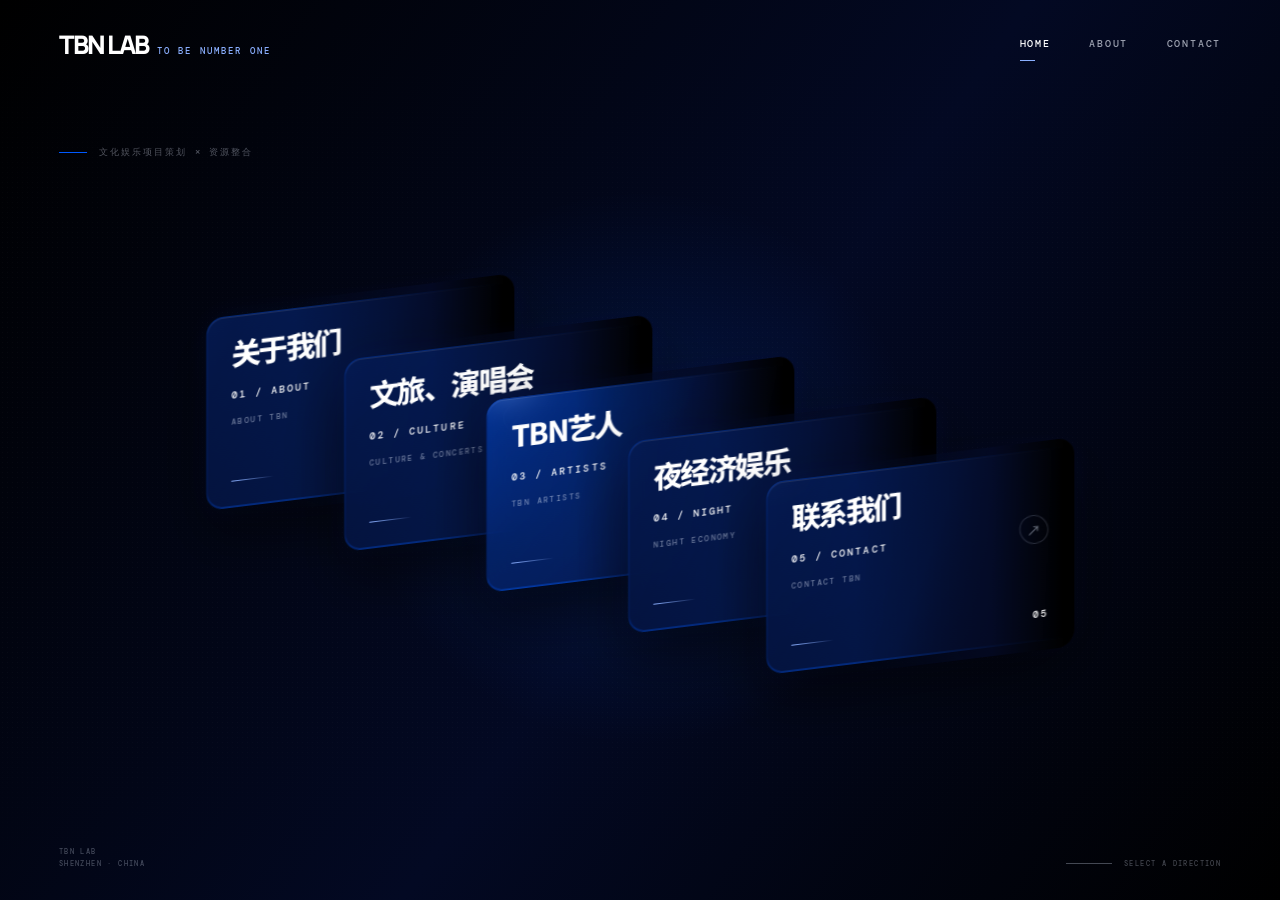
<file: index.html>
<!doctype html>
<html lang="zh-CN">
<head>
  <meta charset="utf-8">
  <meta name="viewport" content="width=device-width,initial-scale=1">
  <meta name="theme-color" content="#000000">
  <meta name="description" content="TBN实验室提供文化娱乐项目策划与统筹、资源整合、顾问服务和内容传播，业务涵盖文旅与演唱会、K-POP艺人演出合作及夜经济娱乐项目，连接专业资源，推进项目落地。">
  <title>TBN实验室 TBN LAB｜文化娱乐项目策划与资源整合</title>
  <link rel="canonical" href="https://music824.github.io/tbnlab/">
  <link rel="icon" href="data:,">
  <meta property="og:title" content="TBN实验室 TBN LAB｜文化娱乐项目策划与资源整合">
  <meta property="og:description" content="文化娱乐项目策划与统筹、资源整合、顾问服务和内容传播。">
  <meta property="og:url" content="https://music824.github.io/tbnlab/">
  <meta property="og:type" content="website">
  <meta property="og:image" content="https://music824.github.io/tbnlab/artists/assets/boot/soft-blue-light-flow.jpg">
  <meta name="twitter:card" content="summary_large_image">
  <link rel="stylesheet" href="assets/contact.css">
  <script type="application/ld+json">{"@context":"https://schema.org","@graph":[{"@type":"Organization","@id":"https://music824.github.io/tbnlab/#organization","name":"TBN实验室","alternateName":["TBN LAB","TBN Lab"],"url":"https://music824.github.io/tbnlab/","description":"聚焦文化娱乐项目策划与统筹、资源整合、顾问服务和内容传播的综合服务机构。","contactPoint":{"@type":"ContactPoint","contactType":"项目合作与商务洽谈","url":"https://music824.github.io/tbnlab/contact/","availableLanguage":"zh-CN"}},{"@type":"WebSite","@id":"https://music824.github.io/tbnlab/#website","name":"TBN实验室 TBN LAB","url":"https://music824.github.io/tbnlab/","inLanguage":"zh-CN","publisher":{"@id":"https://music824.github.io/tbnlab/#organization"}}]}</script>
  <link rel="preconnect" href="https://fonts.googleapis.com">
  <link rel="preconnect" href="https://fonts.gstatic.com" crossorigin>
  <link href="https://fonts.googleapis.com/css2?family=DM+Mono:wght@400;500&family=Manrope:wght@400;500;600;700;800&family=Noto+Sans+SC:wght@500;600;700;800;900&display=swap" rel="stylesheet">
  <style>
    :root{--ink:#000;--navy:#030923;--navy-card:#041a53;--paper:#fff;--muted:rgba(255,255,255,.52);--line:rgba(0,89,255,.28);--blue:#0059ff;--blue-soft:#8aafff;--ease:cubic-bezier(.18,.82,.22,1)}
    *{box-sizing:border-box}html,body{width:100%;height:100%;margin:0;background:var(--ink);color:var(--paper)}body{overflow:hidden;font-family:'Manrope','Noto Sans SC',sans-serif;-webkit-font-smoothing:antialiased}button,a{color:inherit;font:inherit}button{border:0}
    .site{position:relative;min-height:100svh;height:100dvh;overflow:hidden;isolation:isolate;background:radial-gradient(circle at 50% 52%,rgba(0,89,255,.16),transparent 35%),linear-gradient(125deg,#000 0,var(--navy) 54%,#000 100%)}
    .site::after{position:absolute;z-index:-1;inset:0;content:'';opacity:.12;pointer-events:none;background-image:radial-gradient(rgba(255,255,255,.22) .45px,transparent .45px);background-size:5px 5px;mask-image:linear-gradient(to bottom,transparent 0,#000 28%,#000 78%,transparent 100%)}
    .topbar{position:relative;z-index:20;display:flex;height:88px;align-items:center;justify-content:space-between;padding:0 clamp(22px,4.6vw,72px)}
    .brand{display:flex;align-items:baseline;gap:9px;text-decoration:none}.brand strong{font-size:clamp(21px,2vw,29px);font-weight:800;letter-spacing:-.08em}.brand span{color:var(--blue-soft);font:500 9px/1 'DM Mono',monospace;letter-spacing:.24em}.nav{display:flex;gap:clamp(20px,3vw,46px)}.nav button{position:relative;padding:9px 0;color:rgba(238,243,253,.54);background:none;cursor:pointer;font:500 8px/1 'DM Mono',monospace;letter-spacing:.22em;transition:color .4s ease}.nav button::after{position:absolute;left:0;bottom:1px;width:0;height:1px;content:'';background:var(--blue-soft);transition:width .5s var(--ease)}.nav button:hover,.nav button:focus-visible,.nav button[aria-current="page"]{color:#fff;outline:0}.nav button:hover::after,.nav button:focus-visible::after,.nav button[aria-current="page"]::after{width:15px}
    .hero{position:relative;height:calc(100dvh - 88px);min-height:0}.hero__label{position:absolute;z-index:8;left:clamp(22px,4.6vw,72px);top:7%;margin:0;color:rgba(231,239,255,.35);font:500 8px/1.7 'DM Mono',monospace;letter-spacing:.23em}.hero__label::before{display:inline-block;width:28px;height:1px;margin-right:12px;content:'';vertical-align:middle;background:var(--blue)}
    .card-stage{position:absolute;z-index:3;left:50%;top:48%;width:min(980px,88vw);height:460px;transform:translate(-50%,-50%);perspective:1400px}
    .card{--x:0px;--y:0px;--z:1;--delay:0ms;position:absolute;z-index:var(--z);left:50%;top:50%;display:flex;width:clamp(280px,24vw,354px);height:clamp(172px,15vw,218px);flex-direction:column;justify-content:space-between;padding:22px 24px 21px;border:1px solid rgba(0,89,255,.3);border-radius:17px;color:var(--paper);background:linear-gradient(145deg,rgba(4,26,83,.9),rgba(3,9,35,.96));box-shadow:0 24px 64px rgba(0,0,0,.58),0 0 28px rgba(0,89,255,.08),inset 0 1px rgba(255,255,255,.09),inset 0 -1px rgba(0,89,255,.28);backdrop-filter:blur(18px);cursor:pointer;text-align:left;opacity:0;transform:translate3d(calc(-50% + var(--x)),calc(-50% + var(--y) + 28px),0) skewY(-7deg);transition:transform .75s var(--ease),border-color .55s ease,background .55s ease,box-shadow .65s var(--ease),opacity .9s var(--ease) var(--delay),filter .55s ease}
    .card::before{position:absolute;inset:0;content:'';border-radius:inherit;background:linear-gradient(110deg,transparent 8%,rgba(0,89,255,.22) 52%,transparent 80%);opacity:.5;pointer-events:none;transition:opacity .55s ease}.card::after{position:absolute;top:-5%;right:-2px;width:72%;height:110%;content:'';border-radius:inherit;background:linear-gradient(270deg,#000 5%,rgba(3,9,35,.84) 38%,transparent);pointer-events:none;transition:opacity .65s ease}
    .is-ready .card{opacity:1;transform:translate3d(calc(-50% + var(--x)),calc(-50% + var(--y)),0) skewY(-7deg)}
    .card--01{--x:-280px;--y:-82px;--z:1;--delay:80ms}.card--02{--x:-142px;--y:-41px;--z:2;--delay:150ms}.card--03{--x:0px;--y:0px;--z:3;--delay:220ms;background:linear-gradient(145deg,rgba(0,89,255,.44),rgba(4,26,83,.94) 58%,rgba(3,9,35,.98))}.card--04{--x:142px;--y:41px;--z:4;--delay:290ms}.card--05{--x:280px;--y:82px;--z:5;--delay:360ms}
    .card__content{position:relative;z-index:2;display:flex;flex-direction:column;align-items:flex-start}.card__meta,.card__foot{position:relative;z-index:2;display:flex;align-items:center;justify-content:space-between;width:100%}.card__meta{margin-top:13px}.card__number{font:500 10px/1 'DM Mono',monospace;letter-spacing:.2em}.card__mark{display:grid;width:29px;height:29px;place-items:center;border:1px solid rgba(215,229,255,.18);border-radius:50%;color:rgba(226,237,255,.48);font-size:14px;transform:skewY(7deg);transition:transform .6s var(--ease),border-color .4s ease,color .4s ease}.card__title{position:relative;z-index:2;display:block;margin:0;font:800 clamp(24px,2.3vw,36px)/1 'Noto Sans SC',sans-serif;letter-spacing:-.06em}.card__english{position:relative;z-index:2;display:block;margin-top:7px;color:rgba(225,235,251,.48);font:500 8px/1.35 'DM Mono',monospace;letter-spacing:.17em}.card__foot{margin-top:auto}.card__line{width:42px;height:1px;background:linear-gradient(90deg,var(--blue-soft),transparent)}
    .card-stage:has(.card:hover) .card:not(:hover),.card-stage:has(.card:focus-visible) .card:not(:focus-visible){filter:brightness(.34) saturate(.66)}.card:hover,.card:focus-visible{outline:0;border-color:rgba(0,89,255,.92);background:linear-gradient(145deg,rgba(0,89,255,.78),rgba(4,26,83,.96) 62%,rgba(3,9,35,.98));box-shadow:0 34px 82px rgba(0,0,0,.64),0 0 46px rgba(0,89,255,.26),inset 0 1px rgba(255,255,255,.18);transform:translate3d(calc(-50% + var(--x)),calc(-50% + var(--y) - 44px),0) skewY(-7deg)}.card:hover::before,.card:focus-visible::before{opacity:1}.card:hover::after,.card:focus-visible::after{opacity:.08}.card:hover .card__mark,.card:focus-visible .card__mark{color:#fff;border-color:rgba(255,255,255,.58);transform:skewY(7deg) rotate(-34deg)}
    .footer{position:absolute;z-index:8;left:clamp(22px,4.6vw,72px);right:clamp(22px,4.6vw,72px);bottom:clamp(22px,3.4vh,38px);display:flex;align-items:flex-end;justify-content:space-between;color:rgba(223,233,250,.3);font:500 7px/1.7 'DM Mono',monospace;letter-spacing:.2em}.footer__right{text-align:right}.footer i{display:inline-block;width:46px;height:1px;margin:0 12px 2px;background:rgba(222,234,255,.3)}
    .transition{position:fixed;z-index:50;inset:0;visibility:hidden;opacity:0;background:#000;pointer-events:none;transition:opacity .55s ease,visibility .55s ease}.transition::before{position:absolute;left:var(--ox,50%);top:var(--oy,50%);width:40vmax;height:40vmax;content:'';border-radius:50%;background:radial-gradient(circle,rgba(0,89,255,.62),rgba(4,26,83,.94) 50%,var(--navy) 72%);filter:blur(18px);transform:translate(-50%,-50%) scale(.08);transition:transform .78s var(--ease)}.transition.is-active{visibility:visible;opacity:1}.transition.is-active::before{transform:translate(-50%,-50%) scale(4)}.transition span{position:absolute;right:5vw;bottom:5vh;color:rgba(255,255,255,.11);font:700 clamp(90px,17vw,260px)/.8 'Manrope',sans-serif;letter-spacing:-.1em}.is-leaving .card-stage{opacity:.08;transform:translate(-50%,-50%) scale(1.05);transition:opacity .5s ease,transform .75s var(--ease)}.is-leaving .topbar,.is-leaving .hero__label,.is-leaving .footer{opacity:0;transition:opacity .32s ease}
    .panel{position:fixed;z-index:60;inset:0;display:grid;visibility:hidden;grid-template-columns:minmax(230px,34vw) 1fr;overflow:auto;overflow-x:hidden;background:transparent;pointer-events:none;transition:visibility 0s linear .9s}.panel.is-open{visibility:visible;pointer-events:auto;transition:visibility 0s}.panel__visual{position:relative;min-height:100svh;overflow:hidden;background:transparent}.panel__visual strong{--ghost-size:clamp(80px,min(14.5vw,15vh),238px);position:absolute;left:calc(var(--ghost-size) + clamp(18px,2vw,30px));bottom:-110px;color:rgba(231,240,255,.1);font:700 var(--ghost-size)/1 'Manrope',sans-serif;letter-spacing:.035em;white-space:nowrap;opacity:0;filter:blur(7px);transform:rotate(-90deg);transform-origin:left bottom;transition:bottom 1s var(--ease),opacity .68s ease,filter .8s ease;will-change:bottom,opacity,filter}.panel.is-open .panel__visual strong{bottom:clamp(24px,4vh,46px);opacity:1;filter:blur(0);transition-delay:.42s}.panel__content{position:relative;display:flex;min-height:100svh;flex-direction:column;justify-content:center;padding:clamp(84px,10vw,160px) clamp(34px,9vw,140px);background:#05070b;box-shadow:-34px 0 90px rgba(1,4,11,.42);transform:translate3d(102%,0,0);transition:transform .78s cubic-bezier(.2,.76,.22,1);will-change:transform}.panel.is-open .panel__content{transform:translate3d(0,0,0);transition-delay:.17s}.panel__kicker{color:var(--blue-soft);font:500 9px/1.4 'DM Mono',monospace;letter-spacing:.22em}.panel__title{margin:24px 0 34px;font:800 clamp(42px,7vw,102px)/.92 'Noto Sans SC',sans-serif;letter-spacing:-.075em}.panel__body{max-width:690px;color:rgba(228,236,248,.68);font-size:clamp(15px,1.25vw,19px);line-height:1.95}.panel__body p{margin:0 0 18px}.panel__status{margin:0;color:#f5f8ff;font:600 clamp(52px,7vw,106px)/.82 'Manrope',sans-serif;letter-spacing:-.08em}.panel__status span{display:block;color:var(--blue-soft)}.panel__tagline{margin-top:28px;color:rgba(220,231,248,.42);font:500 10px/1.5 'DM Mono',monospace;letter-spacing:.18em}.panel__kicker,.panel__title,.panel__body>*{opacity:0;filter:blur(5px);transform:translate3d(36px,0,0);transition:opacity .5s ease,filter .65s ease,transform .68s var(--ease)}.panel.is-open .panel__kicker,.panel.is-open .panel__title,.panel.is-open .panel__body>*{opacity:1;filter:blur(0);transform:translate3d(0,0,0)}.panel.is-open .panel__kicker{transition-delay:.82s}.panel.is-open .panel__title{transition-delay:.93s}.panel.is-open .panel__body>:nth-child(1){transition-delay:1.04s}.panel.is-open .panel__body>:nth-child(2){transition-delay:1.12s}.panel.is-open .panel__body>:nth-child(3){transition-delay:1.2s}.panel.is-open .panel__body>:nth-child(4){transition-delay:1.28s}.panel__close{position:fixed;z-index:62;top:24px;right:clamp(24px,4vw,62px);display:grid;width:44px;height:44px;place-items:center;border:1px solid rgba(222,234,251,.28);border-radius:50%;color:#fff;background:rgba(4,7,13,.38);cursor:pointer;font-size:24px;opacity:0;pointer-events:none;backdrop-filter:blur(10px);transform:translate3d(18px,0,0);transition:background .35s ease,opacity .42s ease,transform .55s var(--ease)}.panel.is-open .panel__close{opacity:1;pointer-events:auto;transform:translate3d(0,0,0);transition-delay:0s,1.02s,1.02s}.panel__close:hover,.panel__close:focus-visible{outline:0;background:rgba(58,116,239,.28);transform:rotate(90deg)}
    .panel__content{background:#000;box-shadow:-34px 0 90px rgba(3,9,35,.58)}.panel__status span{color:var(--blue)}.panel__close{background:rgba(3,9,35,.7)}.panel__close:hover,.panel__close:focus-visible{background:rgba(0,89,255,.28)}
    @media(max-width:980px){.card-stage{transform:translate(-50%,-50%) scale(.8)}.hero__label{top:5%}}
    @media(max-width:700px){.topbar{height:70px;padding:0 19px}.brand strong{font-size:22px}.brand span{display:none}.nav{gap:15px}.nav button{font-size:6px}.hero{height:calc(100dvh - 70px)}.hero__label{left:19px;top:4%;font-size:6px}.card-stage{top:49%;width:100%;height:520px;transform:translate(-50%,-50%) scale(.78)}.card{width:278px;height:178px;padding:19px 20px}.card--01{--x:-90px;--y:-132px}.card--02{--x:-44px;--y:-68px}.card--03{--x:0px;--y:0px}.card--04{--x:44px;--y:68px}.card--05{--x:90px;--y:136px}.card__title{font-size:27px}.footer{left:19px;right:19px;bottom:18px}.footer__right{display:none}.panel{grid-template-columns:1fr}.panel__visual{min-height:28svh}.panel__visual strong{writing-mode:horizontal-tb;transform:none;font-size:28vw}.panel__content{min-height:72svh;padding:70px 27px 44px}}
    @media(max-width:700px){.panel__visual{min-height:max(28svh,calc(clamp(40px,17vw,110px) * 1.9 + 64px))}.panel__visual strong{left:24px;right:24px;font-size:clamp(40px,17vw,110px);line-height:.95;white-space:normal;word-spacing:100vw}}
    @media(max-height:720px) and (min-width:701px){.topbar{height:70px}.hero{height:calc(100dvh - 70px)}.card-stage{transform:translate(-50%,-50%) scale(.78)}}
    .brand h1{margin:0;font-size:clamp(21px,2vw,29px);font-weight:800;letter-spacing:-.08em}.nav a{position:relative;display:flex;align-items:center;min-height:44px;padding:9px 0;color:rgba(238,243,253,.65);text-decoration:none;font:500 10px/1 'DM Mono',monospace;letter-spacing:.18em;transition:color .4s ease}.nav a::after{position:absolute;left:0;bottom:5px;width:0;height:1px;content:'';background:var(--blue-soft);transition:width .5s var(--ease)}.nav a:hover,.nav a:focus-visible,.nav a[aria-current="page"]{color:#fff}.nav a:focus-visible{outline:1px solid var(--blue-soft);outline-offset:5px}.nav a:hover::after,.nav a:focus-visible::after,.nav a[aria-current="page"]::after{width:15px}.card{text-decoration:none}.hero__label{font-size:9px}.panel__body .contact-intro{margin-bottom:24px}.contact-figure{width:min(240px,100%);margin:0}.contact-figure figcaption{margin-top:16px;color:rgba(228,236,248,.68);font-size:13px;line-height:1.8}.contact-figure .tbn-qr-frame{width:100%}.panel__body .contact-detail{margin-top:22px;color:var(--blue-soft);font-size:13px}.panel__body .contact-detail a{color:inherit;text-underline-offset:4px}
    @media(max-width:700px){.brand h1{font-size:22px}.nav a{font-size:9px;letter-spacing:.12em}.hero__label{font-size:8px}}
    @media(max-width:380px){.card-stage{transform:translate(-50%,-50%) scale(.7)}.card--01{--x:-76px}.card--02{--x:-38px}.card--04{--x:38px}.card--05{--x:76px}}
    @media(prefers-reduced-motion:reduce){*,*::before,*::after{animation:none!important;transition-duration:.01ms!important}}
  </style>
  <noscript><style>.card{opacity:1}.panel{display:none}.card-stage{height:100%;width:100%;display:flex;flex-direction:column;justify-content:center;gap:12px;align-items:center;transform:translate(-50%,-50%)}.card{position:relative;left:auto;top:auto;transform:none!important;width:min(82vw,380px);height:auto;min-height:96px;padding:16px}.card__foot,.card__english,.card__mark{display:none}.card__title{font-size:22px}.card__meta{margin-top:8px}.hero__label,.footer{display:none}</style></noscript>
</head>
<body>
  <div class="site" id="home">
    <header class="topbar"><a class="brand" href="#home" aria-label="TBN LAB 首页"><h1>TBN LAB</h1><span>TO BE NUMBER ONE</span></a><nav class="nav" aria-label="主导航"><a href="#home" data-nav="home" aria-current="page">HOME</a><a href="about/" data-nav="about">ABOUT</a><a href="contact/" data-nav="contact">CONTACT</a></nav></header>
    <main class="hero"><p class="hero__label">文化娱乐项目策划 × 资源整合</p>
      <section class="card-stage" aria-label="TBN LAB 业务目录">
        <a class="card card--01" href="about/" data-panel="about" data-title="关于我们"><span class="card__content"><span class="card__title">关于我们</span><span class="card__meta"><span class="card__number">01 / ABOUT</span><span class="card__mark">↗</span></span><span class="card__english">ABOUT TBN</span></span><span class="card__foot"><i class="card__line"></i><span class="card__number">01</span></span></a>
        <button class="card card--02" type="button" data-panel="soon" data-title="文旅、演唱会"><span class="card__content"><span class="card__title">文旅、演唱会</span><span class="card__meta"><span class="card__number">02 / CULTURE</span><span class="card__mark">↗</span></span><span class="card__english">CULTURE &amp; CONCERTS</span></span><span class="card__foot"><i class="card__line"></i><span class="card__number">02</span></span></button>
        <a class="card card--03" href="artists/" data-url="artists/" data-title="TBN艺人"><span class="card__content"><span class="card__title">TBN艺人</span><span class="card__meta"><span class="card__number">03 / ARTISTS</span><span class="card__mark">↗</span></span><span class="card__english">TBN ARTISTS</span></span><span class="card__foot"><i class="card__line"></i><span class="card__number">03</span></span></a>
        <a class="card card--04" href="club/" data-url="club/" data-title="夜经济娱乐"><span class="card__content"><span class="card__title">夜经济娱乐</span><span class="card__meta"><span class="card__number">04 / NIGHT</span><span class="card__mark">↗</span></span><span class="card__english">NIGHT ECONOMY</span></span><span class="card__foot"><i class="card__line"></i><span class="card__number">04</span></span></a>
        <a class="card card--05" href="contact/" data-panel="contact" data-title="联系我们"><span class="card__content"><span class="card__title">联系我们</span><span class="card__meta"><span class="card__number">05 / CONTACT</span><span class="card__mark">↗</span></span><span class="card__english">CONTACT TBN</span></span><span class="card__foot"><i class="card__line"></i><span class="card__number">05</span></span></a>
      </section>
      <footer class="footer" aria-hidden="true"><span>TBN LAB<br>SHENZHEN · CHINA</span><span class="footer__right"><i></i>SELECT A DIRECTION</span></footer>
    </main>
  </div>
  <div class="transition" id="transition" aria-hidden="true"><span id="transition-number">01</span></div>
  <section class="panel" id="panel" role="dialog" aria-modal="true" aria-labelledby="panel-title" aria-hidden="true"><button class="panel__close" type="button" aria-label="关闭">×</button><div class="panel__visual" aria-hidden="true"><strong id="panel-ghost">ABOUT US</strong></div><div class="panel__content"><span class="panel__kicker" id="panel-kicker">TBN LAB / 01</span><h2 class="panel__title" id="panel-title">关于我们</h2><div class="panel__body" id="panel-body"><p>TBN实验室，是一家聚焦文化娱乐项目策划与统筹、资源整合、顾问服务和内容传播的综合服务机构。</p><p>业务涵盖夜经济娱乐及酒吧项目全案交付、中韩及K-POP艺人资源整合与演出合作、音乐节与演唱会项目、线上传媒及文旅项目规划。</p><p>在夜经济及酒吧领域，我们结合行业资源、项目经验与TBN内容品牌矩阵，为投资人及项目甲方提供从前期诊断、项目定位、方案策划、空间及品牌设计，到施工统筹、人才引进、开业筹备和经营陪跑的综合服务。</p><p>期待与您携手合作，共同推动项目落地。</p></div></div></section>
  <script>
    const body=document.body,cards=[...document.querySelectorAll('.card')],transition=document.querySelector('#transition'),transitionNumber=document.querySelector('#transition-number'),panel=document.querySelector('#panel'),panelClose=document.querySelector('.panel__close'),panelGhost=document.querySelector('#panel-ghost'),panelKicker=document.querySelector('#panel-kicker'),panelTitle=document.querySelector('#panel-title'),panelBody=document.querySelector('#panel-body'),reduceMotion=matchMedia('(prefers-reduced-motion: reduce)').matches;
    const aboutCopy=panelBody.innerHTML,soonCopy=`<p class="panel__status">COMING<span>SOON</span></p><p class="panel__tagline">页面建设中 · TO BE NUMBER ONE</p>`,contactCopy=`<p class="contact-intro">从一个项目想法，开始一次交流。</p><figure class="contact-figure"><div class="tbn-qr-frame"><img src="assets/contact/wechat.jpeg" alt="金老师个人微信联系二维码" width="430" height="430"></div><figcaption>金老师 · 个人微信<br>微信扫码，或长按二维码识别。</figcaption></figure><p class="contact-detail">项目合作 · 资源对接 · 商务洽谈</p>`;
    let activeCard=null,busy=false,panelFocusTimer;
    const resetTransition=()=>{body.classList.remove('is-leaving');transition.classList.remove('is-active');busy=false};
    const beginTransition=card=>{const rect=card.getBoundingClientRect();activeCard=card;transitionNumber.textContent=card.querySelector('.card__foot .card__number').textContent;transition.style.setProperty('--ox',`${rect.left+rect.width/2}px`);transition.style.setProperty('--oy',`${rect.top+rect.height/2}px`);body.classList.add('is-leaving');transition.classList.add('is-active')};
    const showPanel=card=>{const kind=card.dataset.panel,number=card.querySelector('.card__foot .card__number').textContent;panelGhost.textContent=kind==='about'?'ABOUT US':kind==='contact'?'LET’S TALK':'COMING SOON';panelKicker.textContent=`TBN LAB / ${number}`;panelTitle.textContent=card.dataset.title;panelBody.innerHTML=kind==='about'?aboutCopy:kind==='contact'?contactCopy:soonCopy;panel.scrollTop=0;panel.setAttribute('aria-hidden','false');document.querySelector('.site').inert=true;requestAnimationFrame(()=>{panel.classList.add('is-open');panelFocusTimer=setTimeout(()=>{busy=false;panelClose.focus({preventScroll:true})},reduceMotion?20:1320)})};
    const openCard=card=>{if(busy)return;busy=true;beginTransition(card);setTimeout(()=>{if(card.dataset.url){try{sessionStorage.setItem('tbn-route-enter','1')}catch{}location.assign(card.href)}else showPanel(card)},reduceMotion?20:700)};
    const closePanel=()=>{if(!panel.classList.contains('is-open'))return;busy=true;clearTimeout(panelFocusTimer);document.querySelector('.site').inert=false;activeCard?.focus({preventScroll:true});panel.classList.remove('is-open');panel.setAttribute('aria-hidden','true');setTimeout(()=>{resetTransition();activeCard=null},reduceMotion?20:720)};
    const ordinaryClick=event=>!event.ctrlKey&&!event.metaKey&&!event.shiftKey&&!event.altKey&&event.button===0;
    cards.forEach(card=>card.addEventListener('click',event=>{if(!ordinaryClick(event))return;event.preventDefault();openCard(card)}));panelClose.addEventListener('click',closePanel);panel.addEventListener('click',event=>{if(event.target===panel)closePanel()});addEventListener('keydown',event=>{if(!panel.classList.contains('is-open'))return;if(event.key==='Escape'){event.preventDefault();closePanel()}if(event.key==='Tab'){const items=[...panel.querySelectorAll('button,a[href],input,select,textarea,[tabindex="0"]')].filter(el=>!el.disabled&&el.getClientRects().length);const first=items[0],last=items[items.length-1];if(!panel.contains(document.activeElement)||(event.shiftKey&&document.activeElement===first)){event.preventDefault();last?.focus()}else if(!event.shiftKey&&document.activeElement===last){event.preventDefault();first?.focus()}}});addEventListener('pageshow',()=>{document.querySelector('.site').inert=false;resetTransition()});
    document.querySelectorAll('[data-nav]').forEach(link=>link.addEventListener('click',event=>{if(!ordinaryClick(event))return;event.preventDefault();const target=link.dataset.nav;if(target==='home'){closePanel();return}openCard(target==='about'?cards[0]:cards[4])}));requestAnimationFrame(()=>body.classList.add('is-ready'));
  </script>
</body>
</html>
</file>
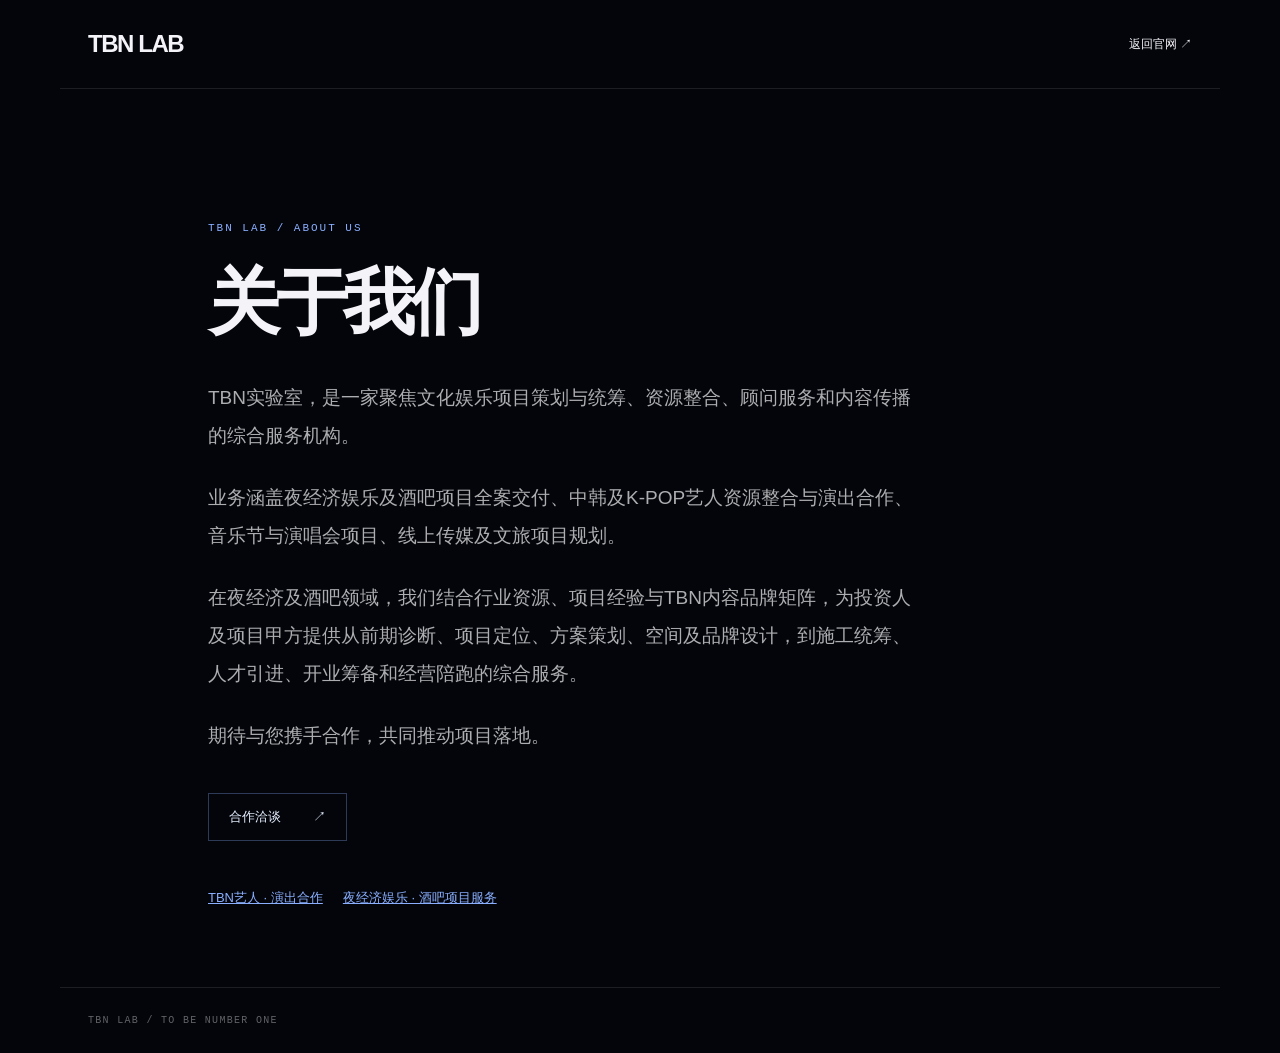
<file: about/index.html>
<!doctype html>
<html lang="zh-CN">
<head>
  <meta charset="utf-8">
  <meta name="viewport" content="width=device-width,initial-scale=1">
  <title>关于我们｜TBN实验室 TBN LAB</title>
  <meta name="description" content="认识TBN实验室：聚焦文化娱乐项目策划与统筹、资源整合、顾问服务和内容传播，业务涵盖文旅演唱会、艺人演出合作及夜经济娱乐项目。">
  <link rel="canonical" href="https://music824.github.io/tbnlab/about/">
  <meta property="og:title" content="关于我们｜TBN实验室 TBN LAB">
  <meta property="og:description" content="文化娱乐项目策划与统筹、资源整合、顾问服务和内容传播。">
  <meta property="og:url" content="https://music824.github.io/tbnlab/about/">
  <meta property="og:type" content="website">
  <meta property="og:image" content="https://music824.github.io/tbnlab/artists/assets/boot/soft-blue-light-flow.jpg">
  <link rel="icon" href="data:,">
  <link rel="stylesheet" href="../assets/site-pages.css">
  <script type="application/ld+json">{"@context":"https://schema.org","@type":"AboutPage","url":"https://music824.github.io/tbnlab/about/","name":"关于TBN实验室","about":{"@id":"https://music824.github.io/tbnlab/#organization"},"isPartOf":{"@id":"https://music824.github.io/tbnlab/#website"}}</script>
</head>
<body>
  <header><a class="brand" href="../">TBN LAB</a><a href="../">返回官网 ↗</a></header>
  <main>
    <p class="kicker">TBN LAB / ABOUT US</p>
    <h1>关于我们</h1>
    <div class="intro">
      <p>TBN实验室，是一家聚焦文化娱乐项目策划与统筹、资源整合、顾问服务和内容传播的综合服务机构。</p>
      <p>业务涵盖夜经济娱乐及酒吧项目全案交付、中韩及K-POP艺人资源整合与演出合作、音乐节与演唱会项目、线上传媒及文旅项目规划。</p>
      <p>在夜经济及酒吧领域，我们结合行业资源、项目经验与TBN内容品牌矩阵，为投资人及项目甲方提供从前期诊断、项目定位、方案策划、空间及品牌设计，到施工统筹、人才引进、开业筹备和经营陪跑的综合服务。</p>
      <p>期待与您携手合作，共同推动项目落地。</p>
    </div>
    <div class="page-actions"><a href="../contact/">合作洽谈 <span>↗</span></a></div>
    <nav class="page-directory" aria-label="业务页面"><a href="../artists/">TBN艺人 · 演出合作</a><a href="../club/">夜经济娱乐 · 酒吧项目服务</a></nav>
  </main>
  <footer class="page-footer">TBN LAB / TO BE NUMBER ONE</footer>
</body>
</html>
</file>
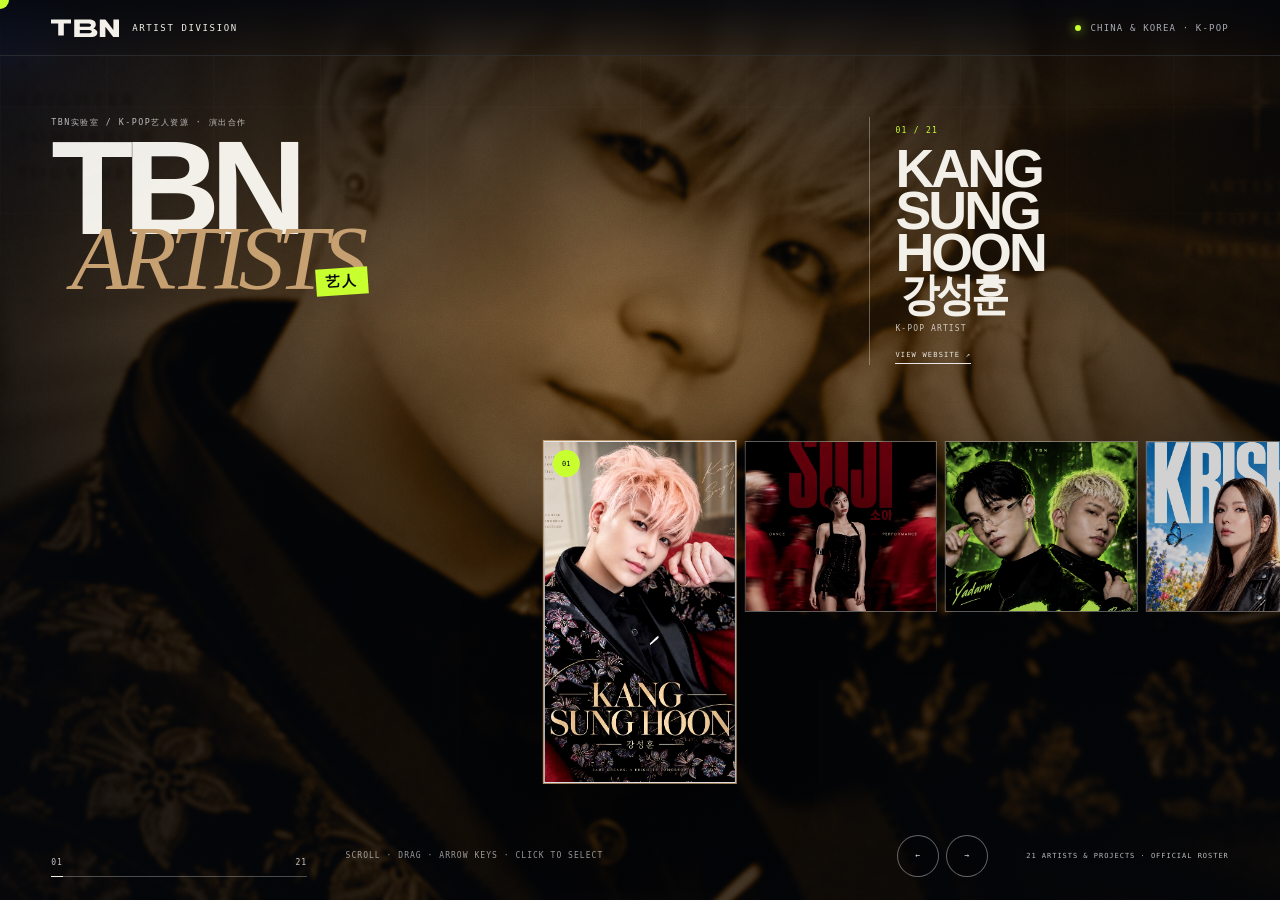
<file: artists/index.html>
<!doctype html>
<html lang="zh-CN">
  <head>
    <meta charset="UTF-8" />
    <meta name="viewport" content="width=device-width, initial-scale=1.0" />
    <meta name="theme-color" content="#05070c" />
    <meta
      name="description"
      content="TBN艺人展示与演出合作平台，汇集K-POP艺人、DJ、MC及舞台组合资源，查看艺人介绍、现场表现和合作邀约方式。"
    />
    <script>try{if(sessionStorage.getItem('tbn-route-enter')==='1')document.documentElement.classList.add('tbn-route-enter');}catch(e){}</script>
    <style>html.tbn-route-enter body{opacity:0;transform:translate3d(0,10px,0)}body{transition:opacity .52s cubic-bezier(.16,.84,.2,1),transform .64s cubic-bezier(.16,.84,.2,1);will-change:opacity,transform}</style>
    <title>TBN艺人｜K-POP艺人资源与演出合作 · TBN ARTISTS</title>
    <link rel="icon" type="image/svg+xml" href="data:image/svg+xml,%3Csvg xmlns='http://www.w3.org/2000/svg' viewBox='0 0 64 64'%3E%3Crect width='64' height='64' rx='14' fill='%2305070c'/%3E%3Cpath d='M9 14h46v9H39v28H25V23H9z' fill='%23eaf7ff'/%3E%3Cpath d='M48 45l7-7v13z' fill='%237fd8ff'/%3E%3C/svg%3E" />
    <link rel="preload" as="image" href="assets/boot/soft-blue-light-flow.jpg" />
    <link rel="stylesheet" href="styles.css?v=20261014-opt" />

  <link rel="canonical" href="https://music824.github.io/tbnlab/artists/">
  <meta property="og:title" content="TBN艺人｜K-POP艺人资源与演出合作 · TBN ARTISTS">
  <meta property="og:description" content="TBN艺人展示与演出合作平台，汇集K-POP艺人、DJ、MC及舞台组合资源，查看艺人介绍、现场表现和合作邀约方式。">
  <meta property="og:type" content="website">
  <meta property="og:locale" content="zh_CN">
  <meta property="og:site_name" content="TBN实验室 TBN LAB">
  <meta property="og:url" content="https://music824.github.io/tbnlab/artists/">
  <meta property="og:image" content="https://music824.github.io/tbnlab/artists/assets/boot/soft-blue-light-flow.jpg">
  <meta name="twitter:card" content="summary_large_image">
  <script type="application/ld+json">{"@context":"https://schema.org","@graph":[{"@type":"WebPage","@id":"https://music824.github.io/tbnlab/artists/#webpage","url":"https://music824.github.io/tbnlab/artists/","name":"TBN艺人｜K-POP艺人资源与演出合作 · TBN ARTISTS","description":"TBN艺人展示与演出合作平台，汇集K-POP艺人、DJ、MC及舞台组合资源，查看艺人介绍、现场表现和合作邀约方式。","inLanguage":"zh-CN","isPartOf":{"@id":"https://music824.github.io/tbnlab/#website"},"publisher":{"@id":"https://music824.github.io/tbnlab/#organization"}},{"@type":"BreadcrumbList","itemListElement":[{"@type":"ListItem","position":1,"name":"TBN实验室","item":"https://music824.github.io/tbnlab/"},{"@type":"ListItem","position":2,"name":"TBN艺人","item":"https://music824.github.io/tbnlab/artists/"}]}]}</script>
</head>
  <body>
    <div class="boot-screen" aria-hidden="true">
      <div class="boot-screen__texture boot-screen__texture--back"></div>
      <div class="boot-screen__texture boot-screen__texture--front"></div>
      <div class="boot-screen__scene">
        <div class="boot-screen__kicker">
          <span>TBN / ARTIST DIVISION</span>
          <span>CHINA &amp; KOREA · K-POP</span>
        </div>

        <div class="boot-card">
          <strong class="boot-logo" aria-label="TBN">TBN</strong>
          <div class="boot-card__lower">
            <div class="boot-card__glass">
              <span class="boot-card__edition">EST. 2026</span>
              <span class="boot-card__title">K-POP ARTISTS</span>
              <div class="boot-card__meta">
                <span>OFFICIAL ROSTER</span>
                <span>ENTERING / 21</span>
              </div>
              <span class="boot-line"><i></i></span>
            </div>
          </div>
        </div>

        <p class="boot-screen__status"><span></span> CURATING THE NEXT WAVE</p>
      </div>
    </div>

    <div class="pointer-glow" aria-hidden="true"></div>
    <div class="cursor" aria-hidden="true"><span>VIEW</span></div>

    <header class="site-header">
      <a class="brand magnetic" href="../" aria-label="返回TBN官网">
        <svg viewBox="0 0 85 24" role="img" aria-label="TBN">
          <path d="M0 2h25v5h-9v15h-7V7H0V2Zm29 0h18c6 0 9 2 9 6 0 2-1 4-3 5 3 1 5 3 5 5 0 4-3 6-10 6H29V2Zm7 5v4h11c2 0 3-1 3-2s-1-2-3-2H36Zm0 8v4h12c2 0 3-1 3-2s-1-2-3-2H36ZM61 2h7l10 13V2h7v22h-7L68 11v13h-7V2Z" />
        </svg>
        <span>ARTIST DIVISION</span>
      </a>

      <span class="live-mark"><i></i> CHINA &amp; KOREA · K-POP</span>
    </header>

    <main id="top">
      <section
        class="hero hero-carousel"
        aria-labelledby="hero-title"
        aria-roledescription="carousel"
        aria-label="TBN featured artists"
        tabindex="0"
      >
        <div class="hero-carousel__background" aria-hidden="true">
          <img class="hero-carousel__backdrop is-visible" src="assets/posters/roster-20260916-kang-sung-hoon-site.webp" alt="" width="733" height="1100" decoding="async">
          <img class="hero-carousel__backdrop" src="assets/posters/roster-20260916-kang-sung-hoon-site.webp" alt="" width="733" height="1100" decoding="async">
          <div class="hero-carousel__grade"></div>
          <div class="hero-carousel__shade"></div>
          <div class="hero-carousel__grain"></div>
          <div class="hero-grid"></div>
        </div>

        <div class="hero-carousel__headline reveal-up">
          <div class="hero-carousel__brand-block">
            <span class="hero-carousel__eyebrow">TBN实验室 / K-POP艺人资源 · 演出合作</span>
            <h1 id="hero-title" class="hero-carousel__title" aria-label="TBN 艺人">
              <span>TBN</span>
              <em>ARTISTS</em>
              <b>艺人</b>
            </h1>
          </div>

          <button
            class="hero-carousel__active magnetic"
            id="hero-active-profile"
            type="button"
            aria-label="打开 KANG SUNG HOON 강성훈 个人主页"
          >
            <span id="hero-active-index">01 / 21</span>
            <h2 id="hero-active-name">KANG SUNG HOON 강성훈</h2>
            <p id="hero-active-role">K-POP ARTIST</p>
            <span class="hero-carousel__enter">VIEW WEBSITE ↗</span>
          </button>
        </div>

        <div class="hero-filmstrip" aria-label="选择艺人"><div class="hero-filmstrip__track" id="hero-filmstrip"><button class="hero-slide is-active" data-index="0" aria-label="打开 KANG SUNG HOON 강성훈 个人主页" aria-current="true" type="button"><img src="assets/posters/roster-20260916-kang-sung-hoon-site.webp" alt="" draggable="false" loading="eager" decoding="async" width="733" height="1100"><span class="hero-slide__number">01</span></button>
          <button class="hero-slide" data-index="1" aria-label="选择 SUJI 소아" aria-current="false" type="button"><img src="assets/posters/roster-20260916-suji-site.webp" alt="" draggable="false" loading="eager" decoding="async" width="619" height="1100"><span class="hero-slide__number">02</span></button>
          <a class="hero-slide" data-index="2" aria-label="选择 BY" aria-current="false" href="BY/index.html"><img src="assets/posters/roster-20260916-by-site.webp" alt="" draggable="false" loading="eager" decoding="async" width="619" height="1100"><span class="hero-slide__number">03</span></a>
          <button class="hero-slide" data-index="3" aria-label="选择 KRISHA" aria-current="false" type="button"><img src="assets/posters/roster-20260916-krisha-site.webp" alt="" draggable="false" loading="lazy" decoding="async" width="619" height="1100"><span class="hero-slide__number">04</span></button>
          <a class="hero-slide" data-index="4" aria-label="选择 PICKTA" aria-current="false" href="PickTa/index.html"><img src="assets/posters/roster-20260916-pickta-site.webp" alt="" draggable="false" loading="lazy" decoding="async" width="619" height="1100"><span class="hero-slide__number">05</span></a>
          <button class="hero-slide" data-index="5" aria-label="选择 X:IN 엑신" aria-current="false" type="button"><img src="assets/posters/roster-20260916-xin-site.webp" alt="" draggable="false" loading="lazy" decoding="async" width="619" height="1100"><span class="hero-slide__number">06</span></button>
          <a class="hero-slide" data-index="6" aria-label="选择 U&amp;U" aria-current="false" href="u-and-u/index.html"><img src="assets/posters/uu-oriental-site.webp" alt="" draggable="false" loading="lazy" decoding="async" width="619" height="1100"><span class="hero-slide__number">07</span></a>
          <button class="hero-slide" data-index="7" aria-label="选择 SSREAM 쌤" aria-current="false" type="button"><img src="assets/posters/roster-20260916-ssream-site.webp" alt="" draggable="false" loading="lazy" decoding="async" width="619" height="1100"><span class="hero-slide__number">08</span></button>
          <button class="hero-slide" data-index="8" aria-label="选择 MC 베니" aria-current="false" type="button"><img src="assets/posters/roster-20260916-mc-beni-site.webp" alt="" draggable="false" loading="lazy" decoding="async" width="619" height="1100"><span class="hero-slide__number">09</span></button>
          <button class="hero-slide" data-index="9" aria-label="选择 DJ 프레스킷" aria-current="false" type="button"><img src="assets/posters/roster-20260916-dj-presket-site.webp" alt="" draggable="false" loading="lazy" decoding="async" width="619" height="1100"><span class="hero-slide__number">10</span></button>
          <button class="hero-slide" data-index="10" aria-label="选择 TEENTOP" aria-current="false" type="button"><img src="assets/posters/roster-20260916-teentop-site.webp" alt="" draggable="false" loading="lazy" decoding="async" width="619" height="1100"><span class="hero-slide__number">11</span></button>
          <button class="hero-slide" data-index="11" aria-label="选择 CHEERLEADER QUEEN" aria-current="false" type="button"><img src="assets/posters/roster-20260916-cheerleader-queen-site.webp" alt="" draggable="false" loading="lazy" decoding="async" width="619" height="1100"><span class="hero-slide__number">12</span></button>
          <button class="hero-slide" data-index="12" aria-label="选择 GARRY DIAMOND" aria-current="false" type="button"><img src="assets/posters/roster-20260916-garry-diamond-site.webp" alt="" draggable="false" loading="lazy" decoding="async" width="619" height="1100"><span class="hero-slide__number">13</span></button>
          <button class="hero-slide" data-index="13" aria-label="选择 ALPHA-X" aria-current="false" type="button"><img src="assets/posters/roster-20260916-alpha-x-site.webp" alt="" draggable="false" loading="lazy" decoding="async" width="619" height="1100"><span class="hero-slide__number">14</span></button>
          <button class="hero-slide" data-index="14" aria-label="选择 BRAND NEW GIRL 브랜뉴걸" aria-current="false" type="button"><img src="assets/posters/roster-20260916-brand-new-girl-site.webp" alt="" draggable="false" loading="lazy" decoding="async" width="619" height="1100"><span class="hero-slide__number">15</span></button>
          <button class="hero-slide" data-index="15" aria-label="选择 E&amp;K" aria-current="false" type="button"><img src="assets/posters/roster-20260916-eandk-site.webp" alt="" draggable="false" loading="lazy" decoding="async" width="619" height="1100"><span class="hero-slide__number">16</span></button>
          <button class="hero-slide" data-index="16" aria-label="选择 FLAY WITH ME" aria-current="false" type="button"><img src="assets/posters/roster-20260916-flay-with-me-site.webp" alt="" draggable="false" loading="lazy" decoding="async" width="619" height="1100"><span class="hero-slide__number">17</span></button>
          <button class="hero-slide" data-index="17" aria-label="选择 EPTS" aria-current="false" type="button"><img src="assets/posters/roster-20260916-epts-site.webp" alt="" draggable="false" loading="lazy" decoding="async" width="619" height="1100"><span class="hero-slide__number">18</span></button>
          <a class="hero-slide" data-index="18" aria-label="选择 DJ TAJO" aria-current="false" href="TAJO/index.html"><img src="assets/posters/roster-20260916-dj-tajo-site.webp" alt="" draggable="false" loading="lazy" decoding="async" width="619" height="1100"><span class="hero-slide__number">19</span></a>
          <button class="hero-slide" data-index="19" aria-label="选择 FLEX" aria-current="false" type="button"><img src="assets/posters/roster-20260916-flex-site.webp" alt="" draggable="false" loading="lazy" decoding="async" width="508" height="1100"><span class="hero-slide__number">20</span></button>
          <a class="hero-slide" data-index="20" aria-label="选择 K-POP 踢馆" aria-current="false" href="kpop-night-challenge/"><img src="assets/posters/kpop-night-challenge-site.webp" alt="K-POP 踢馆全国城市巡演海报" draggable="false" loading="lazy" decoding="async" width="619" height="1100"><span class="hero-slide__number">21</span></a></div>
        </div>

        <div class="hero-carousel__footer">
          <div class="hero-carousel__progress" aria-hidden="true">
            <div class="hero-carousel__numbers">
              <span id="hero-progress-current">01</span>
              <span>21</span>
            </div>
            <div class="hero-carousel__rail"><i id="hero-progress-bar"></i></div>
          </div>

          <p class="hero-carousel__hint">SCROLL · DRAG · ARROW KEYS · CLICK TO SELECT</p>

          <div class="hero-carousel__controls">
            <button class="hero-carousel__arrow magnetic" id="hero-prev" type="button" aria-label="上一位艺人">←</button>
            <button class="hero-carousel__arrow magnetic" id="hero-next" type="button" aria-label="下一位艺人">→</button>
          </div>

          <span class="hero-carousel__availability">21 ARTISTS &amp; PROJECTS · OFFICIAL ROSTER</span>
        </div>
      </section>
    </main>

    <dialog class="profile-notice" id="profile-notice" aria-labelledby="profile-notice-title">
      <img class="profile-notice__backdrop" id="profile-notice-image" alt="" />
      <div class="profile-notice__veil" aria-hidden="true"></div>
      <div class="profile-notice__content">
        <span class="profile-notice__eyebrow">TBN / ARTIST WEBSITE · <b id="profile-notice-index">01</b></span>
        <p class="profile-notice__artist" id="profile-notice-artist">KANG SUNG HOON 강성훈</p>
        <h2 id="profile-notice-title">COMING<br /><em>SOON</em></h2>
        <p class="profile-notice__cn">网站正在建立中</p>
        <button class="profile-notice__return magnetic" type="button">RETURN TO ARTISTS ↙</button>
      </div>
    </dialog>

    <noscript><style>.boot-screen{display:none}.hero-filmstrip,.hero-carousel__footer{opacity:1!important}</style><p>可直接通过艺人卡片进入已开放的独立网站。</p></noscript>
    <script src="script.js?v=20261014-kpop"></script>
    <script>try{if(sessionStorage.getItem('tbn-route-enter')==='1'){requestAnimationFrame(()=>requestAnimationFrame(()=>{document.documentElement.classList.remove('tbn-route-enter');sessionStorage.removeItem('tbn-route-enter');}));}}catch(e){}</script>
  </body>
</html>
</file>
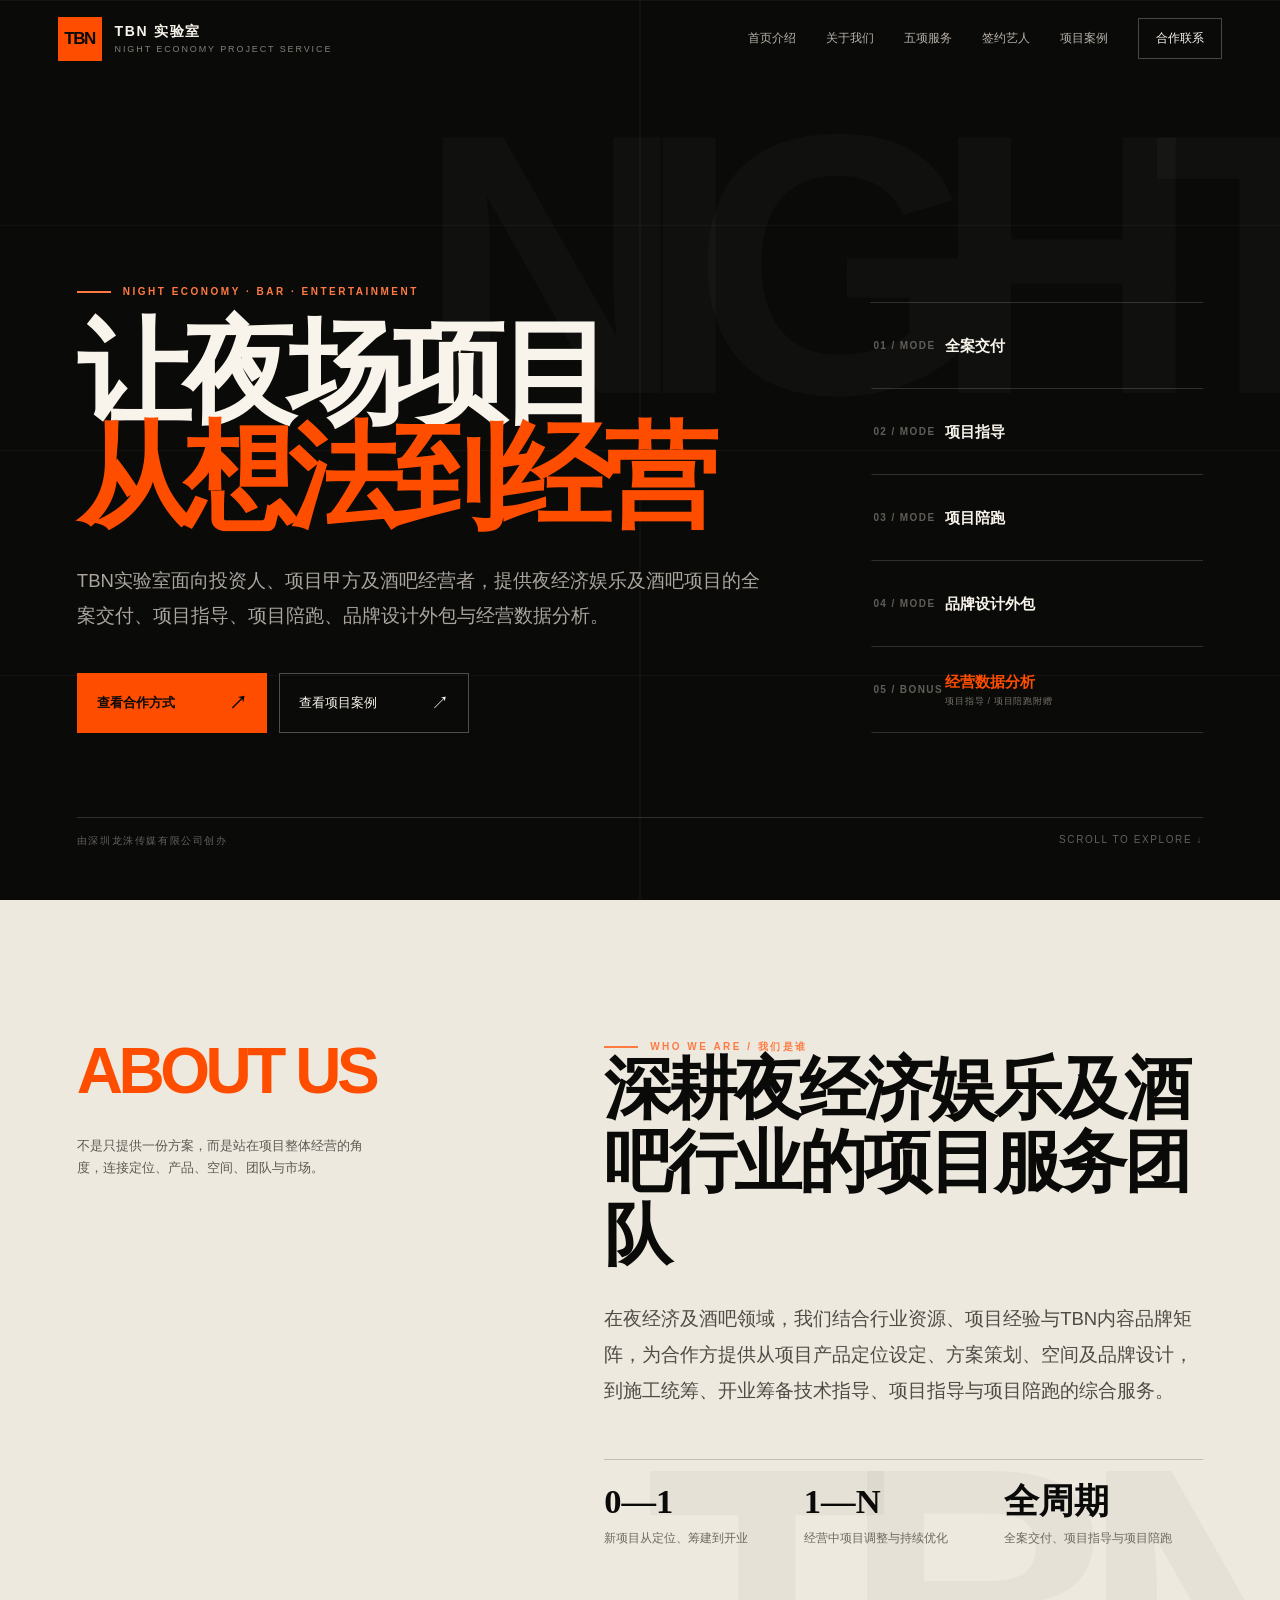
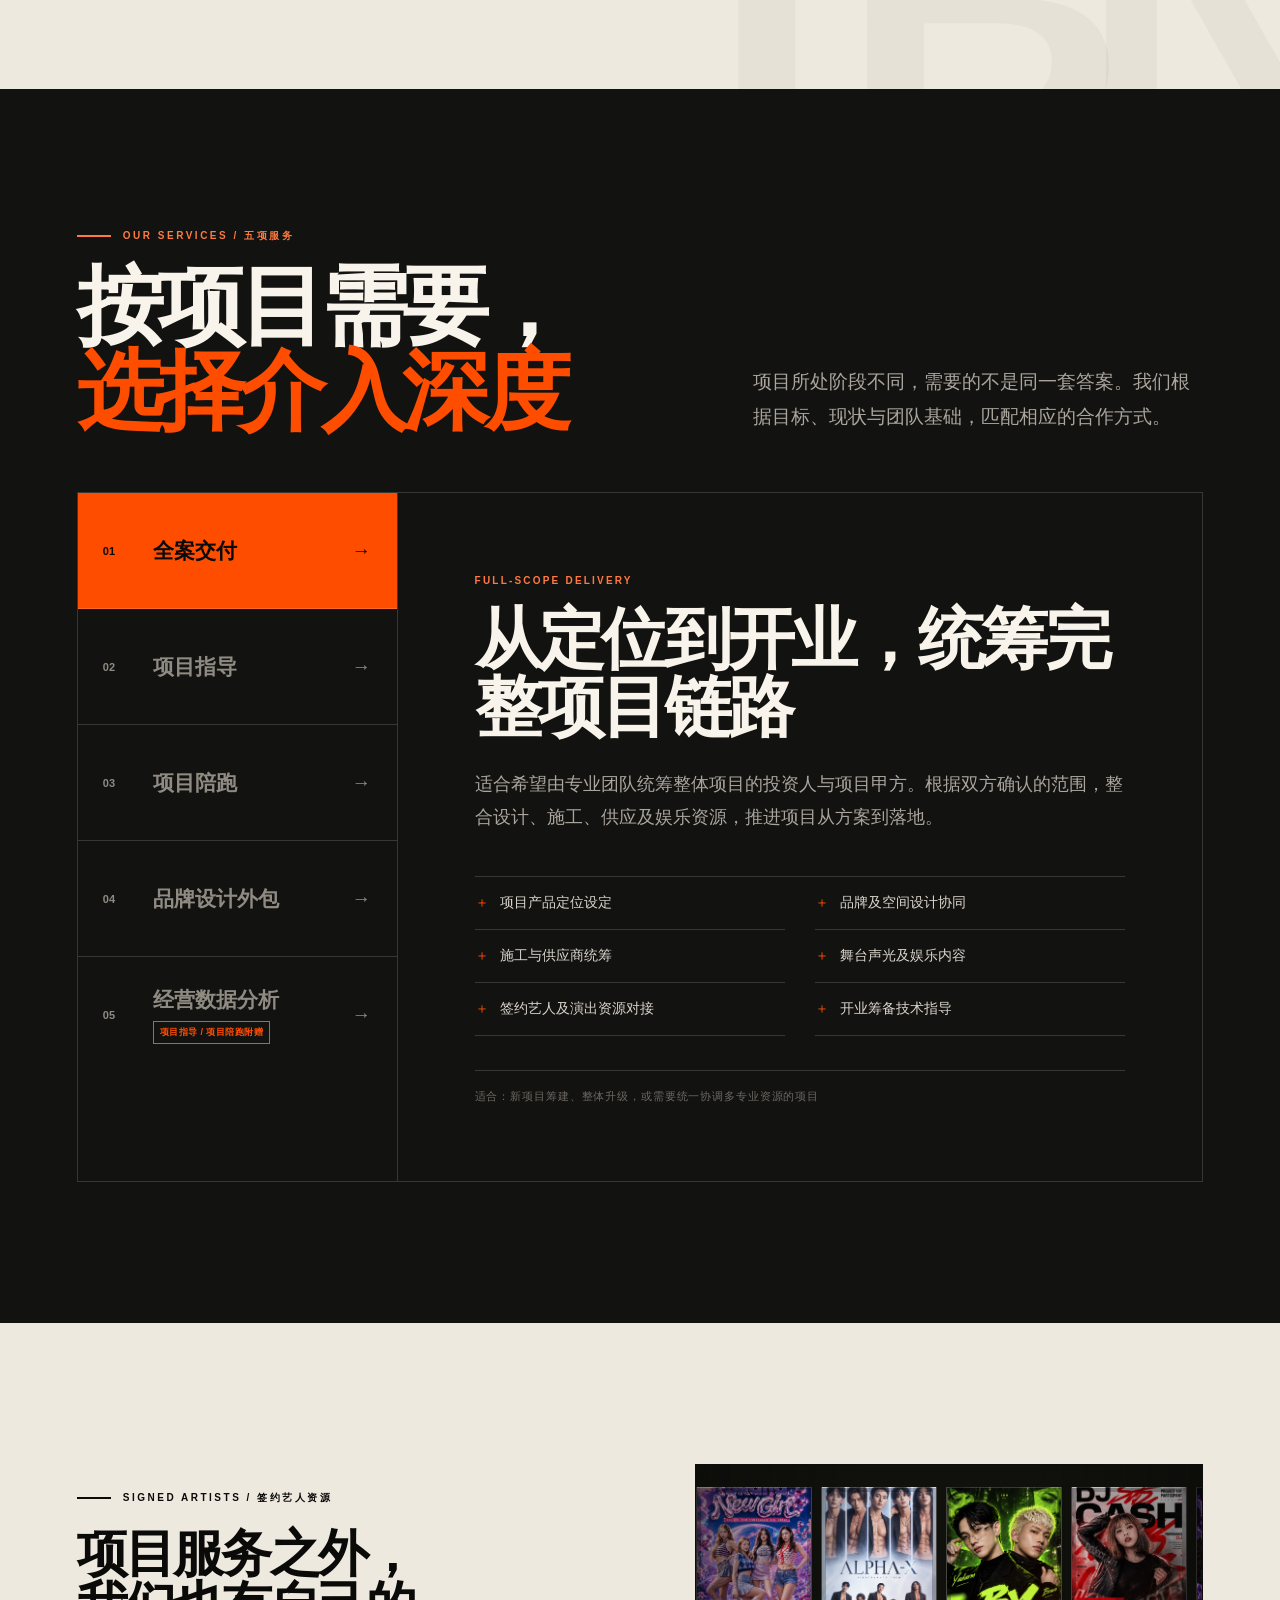
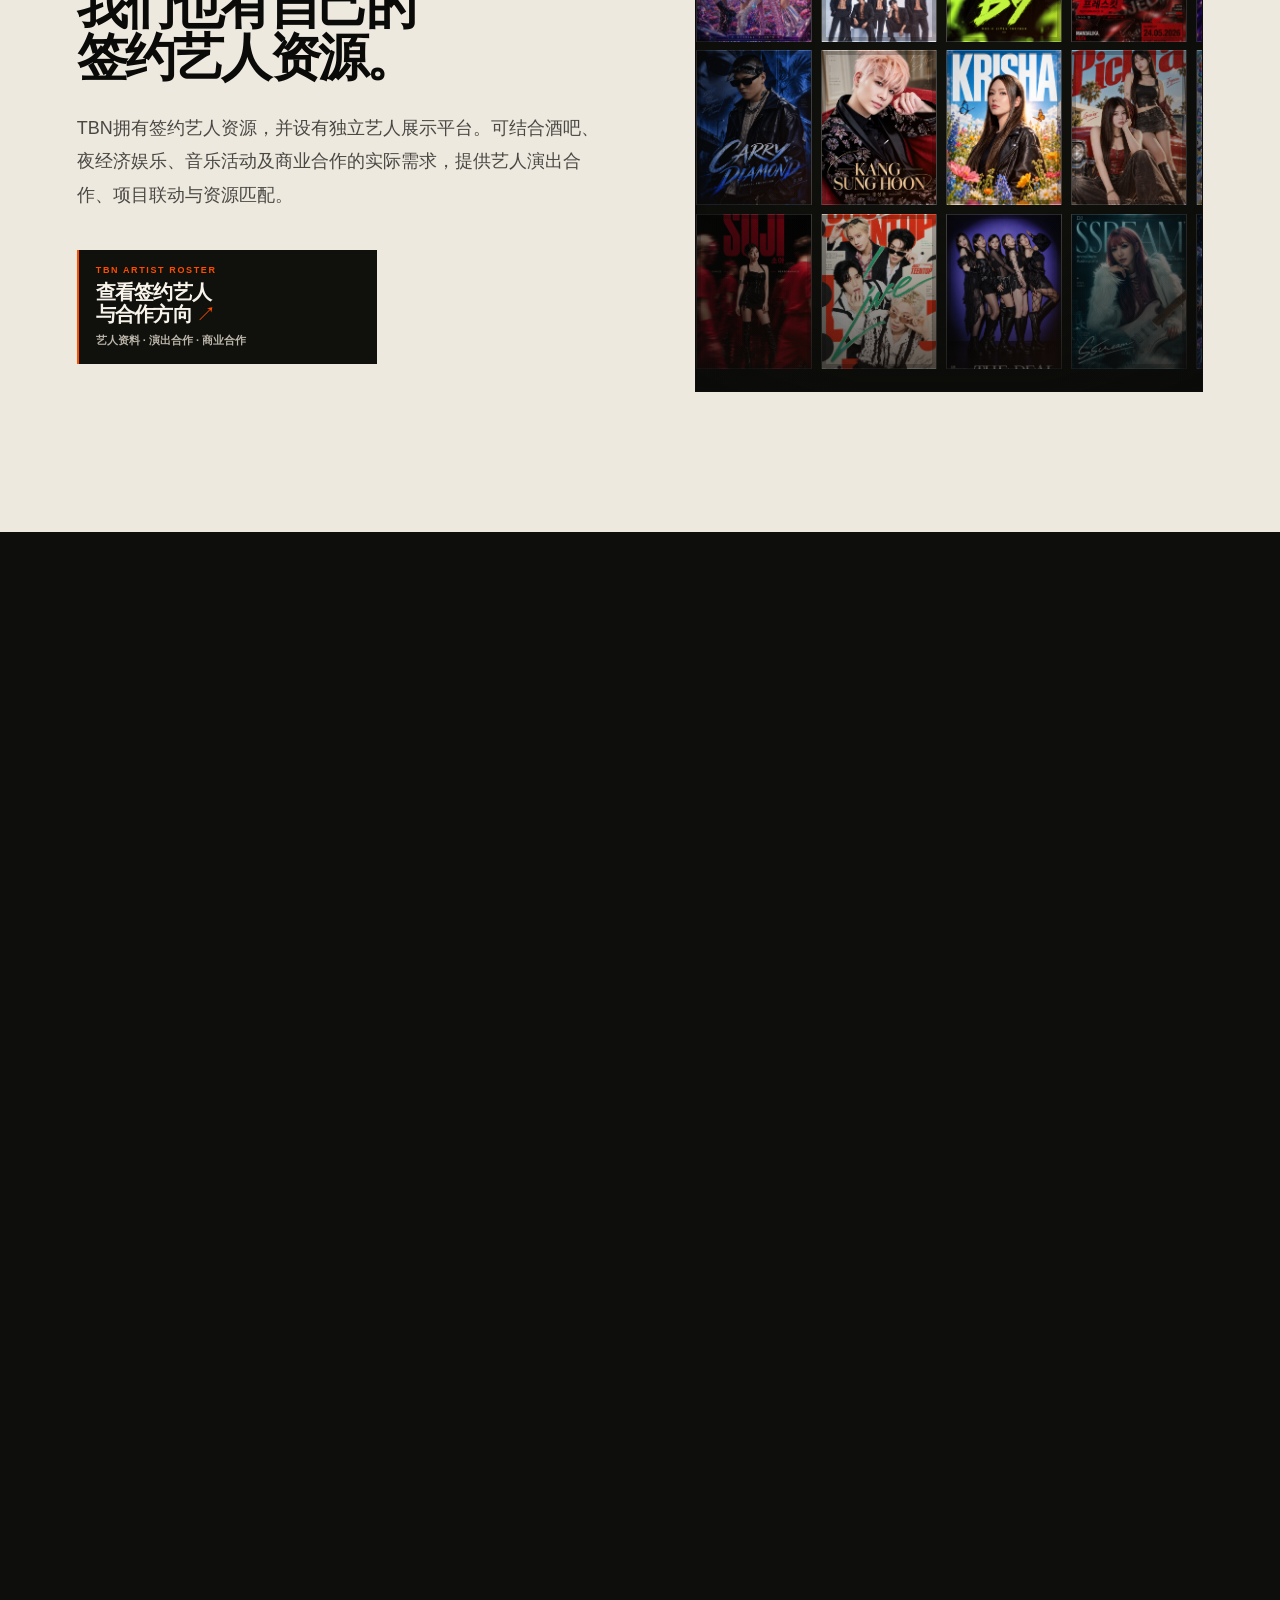
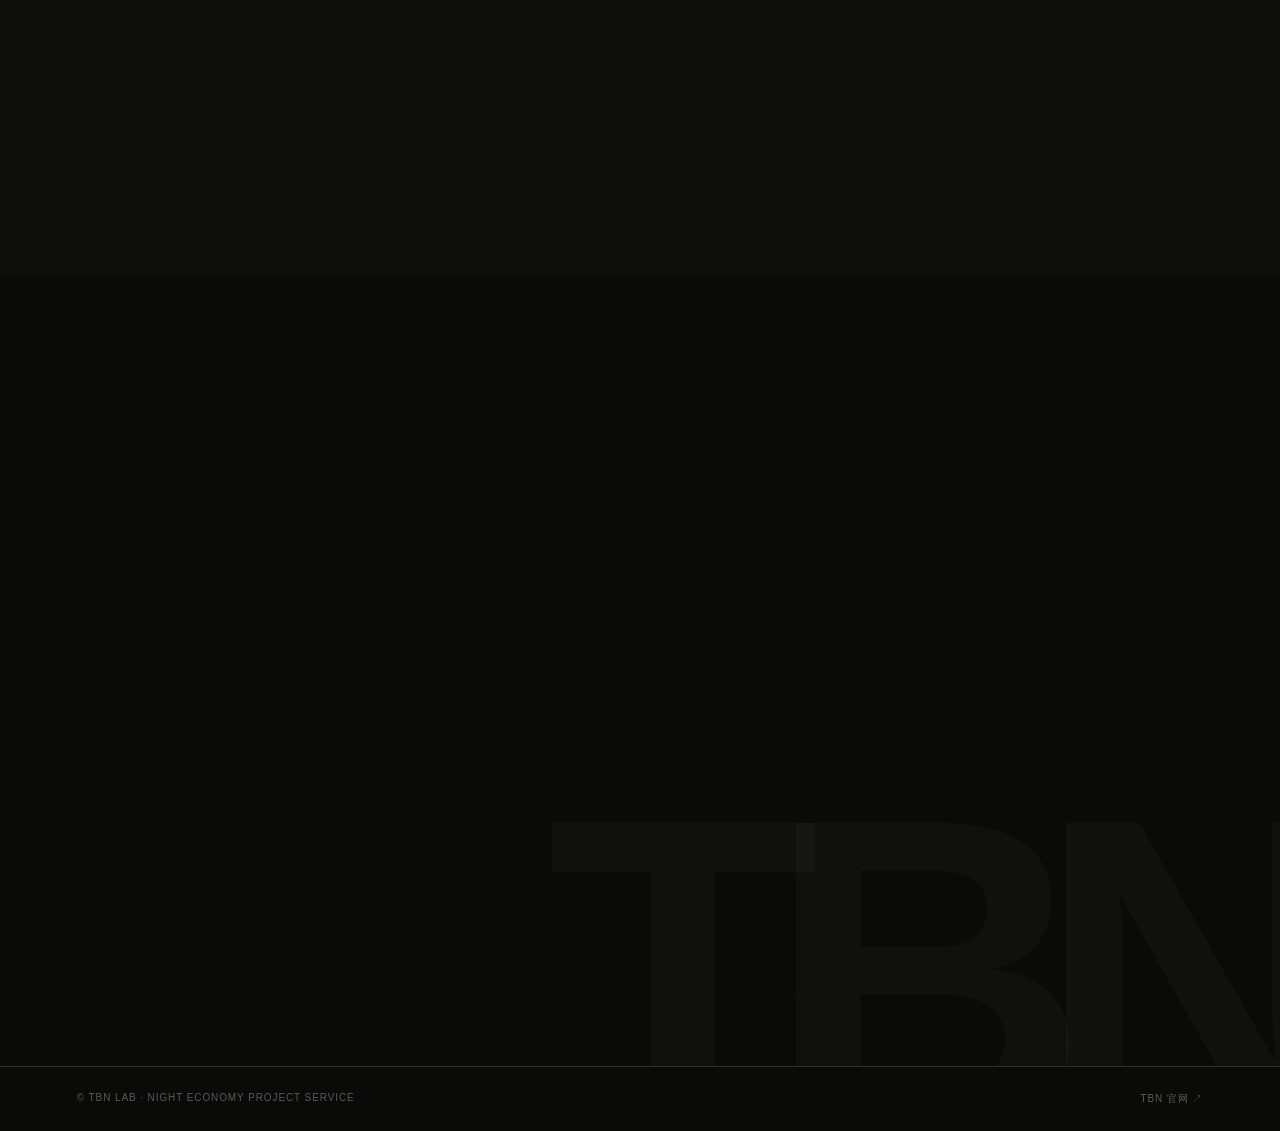
<file: club/index.html>
<!doctype html>
<html lang="zh-CN">
<head>
  <meta charset="utf-8">
  <meta name="viewport" content="width=device-width, initial-scale=1">
  <meta name="description" content="TBN实验室夜经济娱乐及酒吧项目服务介绍：全案交付、项目指导、项目陪跑、品牌设计外包与经营数据分析。">
  <meta name="theme-color" content="#0a0a09">
  <link rel="icon" href="data:image/svg+xml,%3Csvg xmlns='http://www.w3.org/2000/svg' viewBox='0 0 64 64'%3E%3Crect width='64' height='64' fill='%23ff4d00'/%3E%3Ctext x='32' y='40' text-anchor='middle' font-family='Arial' font-weight='900' font-size='22' fill='%230a0a09'%3ETBN%3C/text%3E%3C/svg%3E">
  <title>TBN实验室｜夜经济娱乐及酒吧项目服务</title>
  <link rel="stylesheet" href="../assets/contact.css">
  <script src="../assets/contact.js" defer></script>
  <style>
    :root {
      --black: #0a0a09;
      --black-2: #121210;
      --paper: #eee9df;
      --paper-2: #d9d2c4;
      --white: #f8f4eb;
      --muted: #9b978f;
      --line: rgba(248, 244, 235, .16);
      --ink-line: rgba(10, 10, 9, .18);
      --signal: #ff4d00;
      --signal-soft: #ff7a42;
      --ease: cubic-bezier(.22, 1, .36, 1);
    }

    * { box-sizing: border-box; }
    html { scroll-behavior: smooth; background: var(--black); }
    body {
      margin: 0;
      overflow-x: hidden;
      color: var(--white);
      background: var(--black);
      font-family: "Avenir Next", "PingFang SC", "Hiragino Sans GB", sans-serif;
      -webkit-font-smoothing: antialiased;
    }
    body.menu-open { overflow: hidden; }
    button, a { color: inherit; font: inherit; }
    button { border: 0; }
    a { text-decoration: none; }
    h1, h2, h3, p, figure { margin: 0; }
    [id] { scroll-margin-top: 86px; }

    .progress {
      position: fixed;
      inset: 0 auto auto 0;
      z-index: 120;
      width: 0;
      height: 3px;
      background: var(--signal);
      box-shadow: 0 0 18px rgba(255, 77, 0, .7);
    }

    .nav {
      position: fixed;
      inset: 0 0 auto;
      z-index: 100;
      height: 78px;
      display: flex;
      align-items: center;
      justify-content: space-between;
      padding: 0 clamp(20px, 4.5vw, 72px);
      border-bottom: 1px solid transparent;
      transition: background .35s, border-color .35s;
    }
    .nav.scrolled {
      background: rgba(10, 10, 9, .9);
      border-color: var(--line);
      backdrop-filter: blur(16px);
    }
    .brand { display: inline-flex; align-items: center; gap: 13px; }
    .brand-mark {
      width: 44px;
      height: 44px;
      display: grid;
      place-items: center;
      color: var(--black);
      background: var(--signal);
      font: 900 17px/1 "Arial Black", sans-serif;
      letter-spacing: -.08em;
    }
    .brand-text strong { display: block; font-size: 14px; letter-spacing: .12em; }
    .brand-text span { display: block; margin-top: 3px; color: #848078; font-size: 9px; letter-spacing: .21em; }
    .nav-links { display: flex; align-items: center; gap: 30px; color: #b7b2a9; font-size: 12px; }
    .nav-links a { position: relative; padding: 9px 0; }
    .nav-links a::after { content: ""; position: absolute; inset: auto 0 3px; height: 1px; background: var(--signal); transform: scaleX(0); transform-origin: left; transition: transform .3s; }
    .nav-links a:hover { color: var(--white); }
    .nav-links a:hover::after { transform: scaleX(1); }
    .nav-cta { padding: 11px 17px !important; border: 1px solid #4a4741; color: var(--white); }
    .nav-cta::after { display: none; }
    .menu-toggle { display: none; width: 44px; height: 44px; background: transparent; cursor: pointer; }
    .menu-toggle span { display: block; width: 22px; height: 1px; margin: 6px auto; background: var(--white); transition: transform .3s; }

    .section { position: relative; padding: clamp(96px, 11vw, 170px) clamp(22px, 6vw, 96px); overflow: hidden; }
    .wrap { width: min(1400px, 100%); margin: 0 auto; position: relative; z-index: 2; }
    .eyebrow { display: flex; align-items: center; gap: 12px; color: var(--signal-soft); font: 700 10px/1.2 "DIN Alternate", sans-serif; letter-spacing: .25em; text-transform: uppercase; }
    .eyebrow::before { content: ""; width: 34px; height: 2px; background: currentColor; }
    .display {
      margin-top: 22px;
      font-family: "Songti SC", "STSong", serif;
      font-size: clamp(46px, 7vw, 104px);
      font-weight: 900;
      line-height: .98;
      letter-spacing: -.065em;
    }
    .display em { color: var(--signal); font-style: normal; }
    .lead { max-width: 780px; color: #aaa59d; font-size: clamp(16px, 1.45vw, 20px); line-height: 1.85; }
    .rule { height: 1px; background: var(--line); }
    .reveal { opacity: 0; transform: translateY(28px); transition: opacity .8s var(--ease), transform .8s var(--ease); }
    .in-view .reveal { opacity: 1; transform: none; }
    .in-view .reveal:nth-child(2) { transition-delay: .06s; }
    .in-view .reveal:nth-child(3) { transition-delay: .12s; }
    .in-view .reveal:nth-child(4) { transition-delay: .18s; }

    .hero {
      min-height: 100svh;
      display: flex;
      align-items: flex-end;
      padding-top: 132px;
      padding-bottom: 52px;
      isolation: isolate;
    }
    .hero::before {
      content: "";
      position: absolute;
      inset: 0;
      z-index: -2;
      background:
        linear-gradient(90deg, transparent 49.9%, rgba(255,255,255,.045) 50%, transparent 50.1%),
        linear-gradient(rgba(255,255,255,.035) 1px, transparent 1px);
      background-size: 100% 100%, 100% 25%;
    }
    .hero::after {
      content: "NIGHT";
      position: absolute;
      z-index: -1;
      right: -4vw;
      top: 14vh;
      color: rgba(255,255,255,.025);
      font: 900 clamp(150px, 29vw, 470px)/.75 "Arial Black", sans-serif;
      letter-spacing: -.13em;
    }
    .hero-grid { display: grid; grid-template-columns: minmax(0, 1.35fr) minmax(280px, .65fr); gap: clamp(50px, 8vw, 130px); align-items: end; }
    .hero h1 {
      max-width: 1040px;
      margin: 24px 0 35px;
      font-family: "Songti SC", "STSong", serif;
      font-size: clamp(58px, 8.9vw, 132px);
      font-weight: 900;
      line-height: .91;
      letter-spacing: -.075em;
    }
    .hero h1 span { display: block; color: var(--signal); }
    .hero .lead { max-width: 710px; }
    .hero-actions { display: flex; flex-wrap: wrap; gap: 12px; margin-top: 40px; }
    .button { display: inline-flex; align-items: center; justify-content: space-between; min-width: 190px; padding: 17px 19px; border: 1px solid #514d46; font-size: 13px; transition: background .3s, color .3s, border-color .3s; }
    .button::after { content: "↗"; margin-left: 25px; font-size: 18px; }
    .button.primary { color: var(--black); background: var(--signal); border-color: var(--signal); font-weight: 800; }
    .button:hover { color: var(--black); background: var(--white); border-color: var(--white); }
    .hero-console { border-top: 1px solid var(--line); }
    .console-row { width: 100%; display: grid; grid-template-columns: 72px 1fr; min-height: 86px; align-items: center; padding: 0; border-bottom: 1px solid var(--line); border-left: 3px solid transparent; color: inherit; background: transparent; text-align: left; cursor: pointer; transition: color .28s var(--ease), background .28s ease, border-color .28s ease, padding .28s var(--ease); }
    .console-row small { color: #615e58; font: 700 10px "DIN Alternate", sans-serif; letter-spacing: .14em; }
    .console-row strong { font-size: 15px; line-height: 1.45; }
    .console-row.bonus strong { color: var(--signal); }
    .console-row.bonus strong span { display: block; margin-top: 3px; color: #77736c; font-size: 9px; font-weight: 500; letter-spacing: .08em; }
    .console-row:hover, .console-row:focus-visible { padding-left: 13px; border-left-color: var(--signal); color: var(--signal); background: rgba(255, 77, 0, .07); outline: 0; }
    .console-row:hover small, .console-row:focus-visible small { color: var(--signal-soft); }
    .console-row:hover strong, .console-row:focus-visible strong { color: inherit; }
    .hero-foot { display: flex; justify-content: space-between; margin-top: 84px; padding-top: 16px; border-top: 1px solid var(--line); color: #65615b; font-size: 10px; letter-spacing: .16em; }

    .intro-section { color: var(--black); background: var(--paper); }
    .intro-section::before { content: "TBN"; position: absolute; right: -3vw; bottom: -6vw; color: rgba(10,10,9,.035); font: 900 31vw/.8 "Arial Black", sans-serif; letter-spacing: -.12em; }
    .intro-grid { display: grid; grid-template-columns: .8fr 1.2fr; gap: clamp(55px, 10vw, 155px); }
    .intro-index { color: var(--signal); font: 900 clamp(80px, 12vw, 170px)/.8 "Arial Black", sans-serif; letter-spacing: -.09em; }
    .intro-index.about-us { font-size: clamp(42px, 5vw, 72px); line-height: .94; letter-spacing: -.07em; white-space: nowrap; }
    .intro-kicker { margin-top: 34px; max-width: 300px; color: #5d5952; font-size: 13px; line-height: 1.7; }
    .intro-copy h2 { font: 900 clamp(38px, 5.3vw, 73px)/1.08 "Songti SC", "STSong", serif; letter-spacing: -.045em; }
    .intro-copy p { margin-top: 28px; color: #4f4b45; font-size: clamp(17px, 1.45vw, 20px); line-height: 1.95; }
    .intro-facts { display: grid; grid-template-columns: repeat(3, 1fr); margin-top: 50px; border-top: 1px solid var(--ink-line); }
    .intro-fact { padding: 24px 20px 0 0; }
    .intro-fact strong { display: block; font: 900 clamp(24px, 2.7vw, 42px)/1 "Songti SC", serif; }
    .intro-fact span { display: block; margin-top: 10px; color: #6d675e; font-size: 12px; line-height: 1.6; }

    .modes { background: var(--black-2); }
    .section-head { display: grid; grid-template-columns: 1fr .72fr; gap: 50px; align-items: end; margin-bottom: 58px; }
    .section-head .display { font-size: clamp(48px, 6.8vw, 94px); }
    .section-head .lead { justify-self: end; }
    .mode-shell { display: grid; grid-template-columns: 320px 1fr; min-height: 580px; border: 1px solid var(--line); }
    .mode-tabs { border-right: 1px solid var(--line); }
    .mode-tab { width: 100%; min-height: 116px; display: grid; grid-template-columns: 42px 1fr 20px; align-items: center; gap: 8px; padding: 20px 25px; border-bottom: 1px solid var(--line); color: #8f8a82; background: transparent; text-align: left; cursor: pointer; transition: color .3s, background .3s, padding .3s var(--ease); }
    .mode-tab:last-child { border-bottom: 0; }
    .mode-tab:hover { color: var(--white); padding-left: 32px; }
    .mode-tab.active { color: var(--black); background: var(--signal); }
    .mode-tab small { font: 700 11px "DIN Alternate", sans-serif; }
    .mode-tab strong { font-size: 21px; }
    .mode-tab i { font-size: 19px; font-style: normal; }
    .mode-badge { display: block; width: max-content; margin-top: 7px; padding: 4px 6px; border: 1px solid currentColor; color: var(--signal); font-size: 9px; font-weight: 700; letter-spacing: .05em; }
    .mode-tab.active .mode-badge { color: var(--black); }
    .mode-panel { padding: clamp(35px, 6vw, 82px); display: flex; flex-direction: column; justify-content: space-between; }
    .mode-panel-inner { animation: panel-in .5s var(--ease); }
    @keyframes panel-in { from { opacity: 0; transform: translateX(20px); } to { opacity: 1; transform: none; } }
    .mode-panel small { color: var(--signal-soft); font: 700 10px "DIN Alternate", sans-serif; letter-spacing: .22em; }
    .mode-panel h3 { max-width: 830px; margin: 18px 0 26px; font: 900 clamp(43px, 5.2vw, 74px)/1.02 "Songti SC", serif; letter-spacing: -.055em; }
    .mode-panel p { max-width: 760px; color: #aaa59d; font-size: 18px; line-height: 1.85; }
    .mode-list { display: grid; grid-template-columns: 1fr 1fr; gap: 0 30px; margin-top: 42px; border-top: 1px solid var(--line); }
    .mode-item { padding: 17px 0; border-bottom: 1px solid var(--line); color: #dad5cc; font-size: 14px; }
    .mode-item::before { content: "＋"; margin-right: 11px; color: var(--signal); }
    .mode-meta { margin-top: 34px; padding-top: 18px; border-top: 1px solid var(--line); color: #6d6963; font-size: 11px; letter-spacing: .08em; }

    .artist-resources { color: var(--black); background: var(--paper); }
    .artist-resources .eyebrow { color: var(--black); }
    .artist-grid { display: grid; grid-template-columns: 1fr .96fr; gap: clamp(40px, 7vw, 100px); align-items: center; }
    .artist-copy h2 { margin-top: 24px; font: 900 clamp(42px, 4vw, 62px)/1.02 "Songti SC", serif; letter-spacing: -.055em; }
    .artist-copy p { max-width: 610px; margin-top: 28px; color: rgba(10,10,9,.72); font-size: 18px; line-height: 1.85; }
    .artist-link { display: inline-flex; align-items: center; justify-content: space-between; min-width: 230px; margin-top: 38px; padding: 17px 19px; color: var(--black); background: var(--signal); font-size: 13px; font-weight: 800; transition: transform .3s var(--ease), background .3s; }
    .artist-link::after { content: "↗"; margin-left: 30px; font-size: 18px; }
    .artist-link:hover { color: var(--black); background: var(--white); transform: translateY(-3px); }
    .artist-link.roster-entry { width: min(300px, 100%); min-width: 0; display: grid; gap: 7px; align-items: start; padding: 15px 17px; color: var(--white); background: #10110c; border-left: 2px solid var(--signal); }
    .artist-link.roster-entry::after { display: none; }
    .artist-link.roster-entry small { color: var(--signal); font: 700 9px "DIN Alternate", sans-serif; letter-spacing: .18em; }
    .artist-link.roster-entry strong { font: 900 20px/1.08 "Songti SC", serif; letter-spacing: -.04em; }
    .artist-link.roster-entry strong b { color: var(--signal); font-weight: 400; }
    .artist-link.roster-entry span { color: #bbb5aa; font-size: 11px; line-height: 1.5; }
    .artist-link.roster-entry:hover { color: var(--white); background: #25231f; border-color: var(--signal); }
    .artist-roster { min-height: 430px; position: relative; display: grid; overflow: hidden; border: 1px solid rgba(10,10,9,.35); background: #10110c; color: var(--white); isolation: isolate; }
    .artist-roster::before { content: ""; position: absolute; inset: 0; z-index: 1; pointer-events: none; background: linear-gradient(90deg, rgba(10,10,9,.48), transparent 32%, transparent 68%, rgba(10,10,9,.48)), linear-gradient(0deg, rgba(10,10,9,.72), transparent 40%); }
    .poster-wall { display: grid; align-content: center; gap: 9px; padding: 22px 0; overflow: hidden; }
    .poster-row { width: max-content; display: flex; will-change: transform; animation: poster-scroll-left 32s linear infinite; }
    .poster-row.row-right { animation-name: poster-scroll-right; animation-duration: 36s; }
    .artist-roster:hover .poster-row, .artist-roster:focus-visible .poster-row { animation-play-state: paused; }
    @keyframes poster-scroll-left { from { transform: translate3d(0, 0, 0); } to { transform: translate3d(-50%, 0, 0); } }
    @keyframes poster-scroll-right { from { transform: translate3d(-50%, 0, 0); } to { transform: translate3d(0, 0, 0); } }
    .artist-poster { width: 116px; aspect-ratio: 3 / 4; flex: 0 0 auto; position: relative; margin-right: 9px; overflow: hidden; background: #25231f center / cover no-repeat; border: 1px solid rgba(255,255,255,.16); }
    .artist-poster::before { content: ""; position: absolute; inset: 0; background: linear-gradient(135deg, rgba(0,0,0,.16), transparent 48%, rgba(255,77,0,.12)); transition: background .3s; }
    .artist-poster::after { content: ""; position: absolute; inset: 0; border: 4px solid rgba(10,10,9,.24); }
    .artist-poster .poster-number, .artist-poster .poster-copy { display: none; }
    .artist-roster:hover .artist-poster::before { background: linear-gradient(135deg, rgba(0,0,0,.04), transparent 60%, rgba(255,77,0,.04)); }
    .poster-row:nth-child(1) .artist-poster:nth-child(5n+1) { background-image: url("assets/artists/roster-20260916-brand-new-girl.png"); }
    .poster-row:nth-child(1) .artist-poster:nth-child(5n+2) { background-image: url("assets/artists/roster-20260916-alpha-x.png"); }
    .poster-row:nth-child(1) .artist-poster:nth-child(5n+3) { background-image: url("assets/artists/roster-20260916-by.png"); }
    .poster-row:nth-child(1) .artist-poster:nth-child(5n+4) { background-image: url("assets/artists/roster-20260916-dj-presket.png"); }
    .poster-row:nth-child(1) .artist-poster:nth-child(5n+5) { background-image: url("assets/artists/roster-20260916-eandk.png"); }
    .poster-row:nth-child(2) .artist-poster:nth-child(5n+1) { background-image: url("assets/artists/roster-20260916-garry-diamond.png"); }
    .poster-row:nth-child(2) .artist-poster:nth-child(5n+2) { background-image: url("assets/artists/roster-20260916-kang-sung-hoon.png"); }
    .poster-row:nth-child(2) .artist-poster:nth-child(5n+3) { background-image: url("assets/artists/roster-20260916-krisha.png"); }
    .poster-row:nth-child(2) .artist-poster:nth-child(5n+4) { background-image: url("assets/artists/roster-20260916-pickta.png"); }
    .poster-row:nth-child(2) .artist-poster:nth-child(5n+5) { background-image: url("assets/artists/roster-20260916-epts.png"); }
    .poster-row:nth-child(3) .artist-poster:nth-child(5n+1) { background-image: url("assets/artists/roster-20260916-suji.png"); }
    .poster-row:nth-child(3) .artist-poster:nth-child(5n+2) { background-image: url("assets/artists/roster-20260916-teentop.png"); }
    .poster-row:nth-child(3) .artist-poster:nth-child(5n+3) { background-image: url("assets/artists/roster-20260916-xin.png"); }
    .poster-row:nth-child(3) .artist-poster:nth-child(5n+4) { background-image: url("assets/artists/roster-20260916-ssream.png"); }
    .poster-row:nth-child(3) .artist-poster:nth-child(5n+5) { background-image: url("assets/artists/roster-20260916-flay-with-me.png"); }

    .capabilities { color: var(--black); background: var(--paper); }
    .capabilities .eyebrow { color: var(--signal); }
    .capability-grid { display: grid; grid-template-columns: repeat(2, 1fr); margin-top: 56px; border-top: 1px solid var(--ink-line); }
    .capability { position: relative; min-height: 280px; padding: 34px 40px 34px 0; border-bottom: 1px solid var(--ink-line); cursor: pointer; }
    .capability:nth-child(odd) { border-right: 1px solid var(--ink-line); }
    .capability:nth-child(even) { padding-left: 40px; }
    .capability-top { display: flex; align-items: start; justify-content: space-between; gap: 25px; }
    .capability-no { color: var(--signal); font: 900 12px "DIN Alternate", sans-serif; letter-spacing: .13em; }
    .capability-toggle { width: 38px; height: 38px; display: grid; place-items: center; border: 1px solid var(--ink-line); border-radius: 50%; background: transparent; color: var(--black); font-size: 22px; transition: transform .35s, background .35s, color .35s; }
    .capability h3 { margin-top: 46px; font: 900 clamp(29px, 3.2vw, 46px)/1.05 "Songti SC", serif; letter-spacing: -.035em; }
    .capability-summary { margin-top: 16px; color: #615c54; font-size: 14px; line-height: 1.7; }
    .capability-detail { max-height: 0; opacity: 0; overflow: hidden; color: #413e39; font-size: 14px; line-height: 1.85; transition: max-height .5s var(--ease), opacity .35s, margin .5s var(--ease); }
    .capability.open .capability-detail { max-height: 150px; opacity: 1; margin-top: 22px; }
    .capability.open .capability-toggle { transform: rotate(45deg); color: var(--white); background: var(--black); }

    .journey { background: var(--signal); color: var(--black); }
    .journey .eyebrow { color: var(--black); }
    .journey-head { display: grid; grid-template-columns: 1.1fr .9fr; gap: 60px; align-items: end; }
    .journey-head p { max-width: 600px; justify-self: end; font-size: 18px; line-height: 1.8; }
    .journey-line { display: grid; grid-template-columns: repeat(6, 1fr); margin-top: 74px; border-top: 2px solid var(--black); }
    .journey-step { position: relative; min-height: 250px; padding: 28px 20px 20px 0; border-right: 1px solid rgba(10,10,9,.24); }
    .journey-step:last-child { border-right: 0; }
    .journey-step::before { content: ""; position: absolute; top: -8px; left: 0; width: 14px; height: 14px; border-radius: 50%; background: var(--black); }
    .journey-step small { font: 900 11px "DIN Alternate", sans-serif; letter-spacing: .15em; }
    .journey-step h3 { margin-top: 42px; font: 900 23px/1.15 "Songti SC", serif; }
    .journey-step p { margin-top: 14px; color: rgba(10,10,9,.7); font-size: 12px; line-height: 1.65; }

    .projects { background: #0e0e0d; }
    .project-list { margin-top: 60px; border-top: 1px solid var(--line); }
    .project-card { overflow: hidden; border-bottom: 1px solid var(--line); }
    .project-trigger { width: 100%; display: grid; grid-template-columns: 90px minmax(180px, .7fr) 1fr 40px; gap: 24px; align-items: center; min-height: 122px; padding: 0; border: 0; background: transparent; color: inherit; cursor: pointer; text-align: left; transition: padding .3s var(--ease), background .3s; }
    .project-card:hover .project-trigger, .project-card.is-open .project-trigger { padding: 0 22px; background: #171714; }
    .project-card .project-no { color: var(--signal); font: 800 11px "DIN Alternate", sans-serif; letter-spacing: .15em; }
    .project-name strong { display: block; font: 900 clamp(22px, 2.6vw, 38px)/1.1 "Songti SC", serif; }
    .project-name span { display: block; margin-top: 7px; color: #6f6b65; font-size: 10px; letter-spacing: .14em; }
    .project-scope { color: #aaa59d; font-size: 14px; line-height: 1.65; }
    .project-arrow { color: var(--signal); font: 400 29px/1 "Songti SC", serif; transition: transform .4s var(--ease); }
    .project-card:hover .project-arrow, .project-card.is-open .project-arrow { transform: rotate(45deg); }
    .project-stage-wrap { max-height: 0; overflow: hidden; opacity: 0; transform: translateY(-20px); transition: max-height .75s var(--ease), opacity .35s ease, transform .55s var(--ease), padding .55s var(--ease); }
    .project-card.is-open .project-stage-wrap { max-height: 720px; padding: 0 0 28px; opacity: 1; transform: none; }
    @media (min-width: 981px) and (hover: hover) and (pointer: fine) { .project-card:hover .project-stage-wrap { max-height: 720px; padding: 0 0 28px; opacity: 1; transform: none; } }
    .project-stage { --project-tile: clamp(92px, 20cqw, 255px); --project-tile-landscape: clamp(178px, 39cqw, 500px); position: relative; width: 100%; aspect-ratio: 16 / 9; overflow: hidden; container-type: inline-size; background: #171714; }
    .project-media-rows { display: grid; height: 100%; grid-template-rows: 1fr 1fr; gap: 5px; overflow: hidden; }
    .project-media-row { display: flex; width: max-content; gap: 0; will-change: transform; animation: project-row-left 44s linear infinite; }
    .project-media-row.reverse { animation-name: project-row-right; animation-duration: 52s; }
    .project-media-set { display: flex; flex: 0 0 auto; gap: 4px; padding-right: 4px; }
    .project-media-row img { width: var(--project-tile); height: 100%; flex: 0 0 auto; object-fit: cover; filter: saturate(.88) contrast(1.05); }
    .project-media-row img.landscape { width: var(--project-tile-landscape); }
    @keyframes project-row-left { to { transform: translateX(-50%); } }
    @keyframes project-row-right { from { transform: translateX(-50%); } to { transform: translateX(0); } }
    .project-stage-video { width: 100%; height: 100%; object-fit: cover; background: #000; }
    .project-channel-entry { display: flex; align-items: center; justify-content: flex-end; flex-wrap: wrap; gap: 20px; margin: -24px 0 36px; }
    .project-channel-entry > span { color: var(--muted); font-size: 12px; }
    .contact-details .tbn-contact-actions { margin-top: 22px; }
    .contact-details .button { min-width: 0; padding: 14px 20px; }
    dialog.project-video-dialog { margin: 0; width: 100%; height: 100%; max-width: none; max-height: none; border: 0; color: inherit; }
    .mode-panel-inner[hidden] { display: none; }
    .project-stage-label { position: absolute; z-index: 2; left: 22px; bottom: 19px; padding: 10px 13px; border-left: 2px solid var(--signal); background: rgba(10,10,9,.78); color: var(--white); font: 700 10px/1.3 "DIN Alternate", sans-serif; letter-spacing: .15em; }
    .project-play { position: absolute; z-index: 3; top: 50%; left: 50%; padding: 13px 18px 12px; border: 1px solid var(--signal); background: rgba(10,10,9,.78); color: var(--signal); cursor: pointer; font: 700 11px/1 "DIN Alternate", sans-serif; letter-spacing: .12em; transform: translate(-50%, -50%); transition: background .3s, color .3s; }
    .project-play:hover { background: var(--signal); color: var(--black); }
    .project-video-dialog { position: fixed; z-index: 300; inset: 0; display: grid; place-items: center; padding: 30px; background: rgba(0,0,0,.88); }
    .project-video-dialog[hidden] { display: none; }
    .project-video-dialog video { width: min(1100px, 100%); max-height: 82svh; background: #000; }
    .project-video-close { position: absolute; top: 20px; right: 24px; width: 42px; height: 42px; border: 1px solid rgba(255,255,255,.35); background: rgba(10,10,9,.75); color: var(--white); cursor: pointer; font-size: 27px; line-height: 1; }

    .positioning { color: var(--black); background: var(--paper-2); }
    .positioning-grid { display: grid; grid-template-columns: .8fr 1.2fr; gap: clamp(55px, 9vw, 140px); align-items: start; }
    .positioning-stamp { position: sticky; top: 115px; }
    .stamp-box { width: min(300px, 100%); aspect-ratio: 1; display: grid; place-items: center; padding: 30px; border: 2px solid var(--black); transform: rotate(-3deg); text-align: center; }
    .stamp-box strong { font: 900 clamp(32px, 4.5vw, 61px)/.95 "Arial Black", sans-serif; letter-spacing: -.06em; }
    .stamp-box span { display: block; margin-top: 18px; font-size: 10px; letter-spacing: .22em; }
    .positioning-copy blockquote { margin: 0; font: 900 clamp(38px, 5.4vw, 74px)/1.11 "Songti SC", serif; letter-spacing: -.045em; }
    .positioning-copy blockquote em { color: var(--signal); font-style: normal; }
    .positioning-copy p { margin-top: 38px; color: #514d46; font-size: 18px; line-height: 1.9; }
    .positioning-tags { display: flex; flex-wrap: wrap; gap: 10px; margin-top: 35px; }
    .positioning-tags span { padding: 10px 14px; border: 1px solid rgba(10,10,9,.28); font-size: 12px; }

    .contact { min-height: 88svh; display: flex; align-items: center; background: var(--black); }
    .contact::after { content: "TBN"; position: absolute; right: -2vw; bottom: -7vw; color: rgba(255,255,255,.025); font: 900 35vw/.8 "Arial Black", sans-serif; letter-spacing: -.12em; }
    .contact h2 { max-width: 1100px; margin: 24px 0 52px; font: 900 clamp(54px, 8.4vw, 126px)/.93 "Songti SC", serif; letter-spacing: -.07em; }
    .contact h2 em { color: var(--signal); font-style: normal; }
    .contact-grid { display: grid; grid-template-columns: 1.1fr .9fr; gap: 50px; padding-top: 28px; border-top: 1px solid var(--line); }
    .contact-grid p { max-width: 630px; color: #9b968d; font-size: 17px; line-height: 1.8; }
    .contact-details { display: grid; gap: 10px; justify-self: end; min-width: 320px; }
    .contact-details strong { font-size: 16px; }
    .contact-details span { color: #aaa59d; font-size: 13px; }
    .contact-details small { color: #5d5953; font-size: 11px; }
    .footer { display: flex; justify-content: space-between; gap: 30px; padding: 25px clamp(22px, 6vw, 96px); border-top: 1px solid var(--line); color: #5e5a54; font-size: 10px; letter-spacing: .09em; }

    @media (max-width: 980px) {
      .nav-links { position: fixed; inset: 0; display: flex; flex-direction: column; align-items: flex-start; justify-content: center; padding: 80px 35px; gap: 18px; color: var(--white); background: rgba(10,10,9,.98); font-size: 23px; transform: translateX(100%); transition: transform .45s var(--ease); }
      .menu-open .nav-links { transform: none; }
      .menu-toggle { position: relative; z-index: 2; display: block; }
      .menu-open .menu-toggle span:first-child { transform: translateY(3.5px) rotate(45deg); }
      .menu-open .menu-toggle span:last-child { transform: translateY(-3.5px) rotate(-45deg); }
      .hero-grid, .intro-grid, .section-head, .journey-head, .positioning-grid, .contact-grid { grid-template-columns: 1fr; }
      .artist-grid { grid-template-columns: 1fr; }
      .hero-console { display: grid; grid-template-columns: repeat(3, 1fr); margin-top: 55px; }
      .console-row { grid-template-columns: 1fr; align-content: center; gap: 8px; padding: 14px; border-right: 1px solid var(--line); }
      .console-row:last-child { border-right: 0; }
      .section-head .lead, .journey-head p { justify-self: start; }
      .journey-line { grid-template-columns: repeat(3, 1fr); }
      .journey-step:nth-child(3) { border-right: 0; }
      .journey-step:nth-child(n+4) { border-top: 1px solid rgba(10,10,9,.25); }
      .journey-step:nth-child(n+4)::before { display: none; }
      .positioning-stamp { position: static; }
      .stamp-box { width: 220px; }
      .contact-details { justify-self: start; }
    }

    @media (max-width: 680px) {
      .nav { height: 68px; padding: 0 18px; }
      .brand-mark { width: 38px; height: 38px; }
      .brand-text span { display: none; }
      .section { padding: 92px 20px; }
      .hero { padding-top: 112px; padding-bottom: 30px; }
      .hero h1 { font-size: clamp(54px, 16vw, 76px); }
      .hero-actions { display: grid; }
      .button { width: 100%; }
      .hero-console { grid-template-columns: 1fr; }
      .console-row { min-height: 68px; grid-template-columns: 62px 1fr; border-right: 0; }
      .hero-foot { margin-top: 44px; gap: 20px; }
      .hero-foot span:last-child { text-align: right; }
      .intro-index { font-size: 88px; }
      .intro-facts { grid-template-columns: 1fr; }
      .intro-fact { padding-bottom: 20px; border-bottom: 1px solid var(--ink-line); }
      .mode-shell { grid-template-columns: 1fr; }
      .mode-tabs { display: grid; grid-template-columns: repeat(2, 1fr); border-right: 0; border-bottom: 1px solid var(--line); }
      .mode-tab { min-height: 100px; grid-template-columns: 1fr; gap: 5px; padding: 16px 12px; border-right: 1px solid var(--line); border-bottom: 1px solid var(--line); }
      .mode-tab:nth-child(even) { border-right: 0; }
      .mode-tab:last-child { grid-column: 1 / -1; border-top: 1px solid var(--line); }
      .mode-tab:hover { padding-left: 12px; }
      .mode-tab i { display: none; }
      .mode-tab strong { font-size: 15px; }
      .artist-roster { min-height: 350px; }
      .artist-poster { width: 92px; margin-right: 7px; padding: 8px; }
      .poster-wall { gap: 7px; padding: 17px 0; }
      .mode-list, .capability-grid { grid-template-columns: 1fr; }
      .capability { min-height: 230px; padding: 27px 0 !important; border-right: 0 !important; }
      .capability h3 { margin-top: 30px; }
      .journey-line { grid-template-columns: 1fr 1fr; }
      .journey-step { min-height: 205px; }
      .journey-step:nth-child(2), .journey-step:nth-child(4) { border-right: 0; }
      .journey-step:nth-child(3) { border-right: 1px solid rgba(10,10,9,.24); }
      .journey-step:nth-child(n+3) { border-top: 1px solid rgba(10,10,9,.25); }
      .journey-step:nth-child(n+3)::before { display: none; }
      .project-trigger { grid-template-columns: 45px 1fr 24px; gap: 12px; min-height: 0; padding: 18px 0; }
      .project-card:hover .project-trigger, .project-card.is-open .project-trigger { padding: 18px 10px; }
      .project-scope { grid-column: 2 / span 2; }
      .project-stage { aspect-ratio: 4 / 3; }
      .project-stage-label { left: 13px; bottom: 13px; font-size: 9px; }
      .project-play { padding: 11px 13px 10px; font-size: 10px; }
      .contact-details { min-width: 0; }
      .footer { flex-direction: column; }
    }

    @media (prefers-reduced-motion: reduce) {
      html { scroll-behavior: auto; }
      *, *::before, *::after { animation-duration: .01ms !important; animation-iteration-count: 1 !important; transition-duration: .01ms !important; }
      .reveal { opacity: 1; transform: none; }
    }
  </style>

  <link rel="canonical" href="https://music824.github.io/tbnlab/club/">
  <meta property="og:title" content="TBN实验室｜夜经济娱乐及酒吧项目服务">
  <meta property="og:description" content="TBN实验室夜经济娱乐及酒吧项目服务介绍：全案交付、项目指导、项目陪跑、品牌设计外包与经营数据分析。">
  <meta property="og:type" content="website">
  <meta property="og:locale" content="zh_CN">
  <meta property="og:site_name" content="TBN实验室 TBN LAB">
  <meta property="og:url" content="https://music824.github.io/tbnlab/club/">
  <meta property="og:image" content="https://music824.github.io/tbnlab/club/assets/projects/showcase/video/syndrome-tone-poster.jpg">
  <meta name="twitter:card" content="summary_large_image">
  <script type="application/ld+json">{"@context":"https://schema.org","@graph":[{"@type":"WebPage","@id":"https://music824.github.io/tbnlab/club/#webpage","url":"https://music824.github.io/tbnlab/club/","name":"TBN实验室｜夜经济娱乐及酒吧项目服务","description":"TBN实验室夜经济娱乐及酒吧项目服务介绍：全案交付、项目指导、项目陪跑、品牌设计外包与经营数据分析。","inLanguage":"zh-CN","isPartOf":{"@id":"https://music824.github.io/tbnlab/#website"},"publisher":{"@id":"https://music824.github.io/tbnlab/#organization"}},{"@type":"BreadcrumbList","itemListElement":[{"@type":"ListItem","position":1,"name":"TBN实验室","item":"https://music824.github.io/tbnlab/"},{"@type":"ListItem","position":2,"name":"TBN实验室","item":"https://music824.github.io/tbnlab/club/"}]}]}</script>
</head>
  <body data-contact-theme="club">
  <div class="progress" aria-hidden="true"></div>
  <header class="nav" id="nav">
    <a class="brand" href="../" aria-label="返回TBN官网">
      <span class="brand-mark">TBN</span>
      <span class="brand-text"><strong>TBN 实验室</strong><span>NIGHT ECONOMY PROJECT SERVICE</span></span>
    </a>
    <nav class="nav-links" aria-label="主导航">
      <a href="#home">首页介绍</a>
      <a href="#about">关于我们</a>
      <a href="#modes">五项服务</a>
      <a href="#artists">签约艺人</a>
      <a href="#projects">项目案例</a>
      <a class="nav-cta" href="#contact">合作联系</a>
    </nav>
    <button class="menu-toggle" type="button" aria-label="打开导航" aria-expanded="false"><span></span><span></span></button>
  </header>

  <main>
    <section class="section hero" id="home">
      <div class="wrap">
        <div class="hero-grid">
          <div>
            <div class="eyebrow reveal">Night Economy · Bar · Entertainment</div>
            <h1 class="reveal">让夜场项目<br><span>从想法到经营</span></h1>
            <p class="lead reveal">TBN实验室面向投资人、项目甲方及酒吧经营者，提供夜经济娱乐及酒吧项目的全案交付、项目指导、项目陪跑、品牌设计外包与经营数据分析。</p>
            <div class="hero-actions reveal">
              <a class="button primary" href="#modes">查看合作方式</a>
              <a class="button" href="#projects">查看项目案例</a>
            </div>
          </div>
          <aside class="hero-console reveal" aria-label="服务摘要">
            <button class="console-row" type="button" data-mode="delivery" aria-controls="mode-panel"><small>01 / MODE</small><strong>全案交付</strong></button>
            <button class="console-row" type="button" data-mode="consult" aria-controls="mode-panel"><small>02 / MODE</small><strong>项目指导</strong></button>
            <button class="console-row" type="button" data-mode="coach" aria-controls="mode-panel"><small>03 / MODE</small><strong>项目陪跑</strong></button>
            <button class="console-row" type="button" data-mode="design" aria-controls="mode-panel"><small>04 / MODE</small><strong>品牌设计外包</strong></button>
            <button class="console-row bonus" type="button" data-mode="analytics" aria-controls="mode-panel"><small>05 / BONUS</small><strong>经营数据分析<span>项目指导 / 项目陪跑附赠</span></strong></button>
          </aside>
        </div>
        <div class="hero-foot reveal"><span>由深圳龙洙传媒有限公司创办</span><span>SCROLL TO EXPLORE ↓</span></div>
      </div>
    </section>

    <section class="section intro-section" id="about">
      <div class="wrap intro-grid">
        <div class="reveal">
          <div class="intro-index about-us">ABOUT US</div>
          <p class="intro-kicker">不是只提供一份方案，而是站在项目整体经营的角度，连接定位、产品、空间、团队与市场。</p>
        </div>
        <div class="intro-copy">
          <div class="eyebrow reveal">Who we are / 我们是谁</div>
          <h2 class="reveal">深耕夜经济娱乐及酒吧行业的项目服务团队</h2>
          <p class="reveal">在夜经济及酒吧领域，我们结合行业资源、项目经验与TBN内容品牌矩阵，为合作方提供从项目产品定位设定、方案策划、空间及品牌设计，到施工统筹、开业筹备技术指导、项目指导与项目陪跑的综合服务。</p>
          <div class="intro-facts reveal">
            <div class="intro-fact"><strong>0—1</strong><span>新项目从定位、筹建到开业</span></div>
            <div class="intro-fact"><strong>1—N</strong><span>经营中项目调整与持续优化</span></div>
            <div class="intro-fact"><strong>全周期</strong><span>全案交付、项目指导与项目陪跑</span></div>
          </div>
        </div>
      </div>
    </section>

    <section class="section modes" id="modes">
      <div class="wrap">
        <header class="section-head">
          <div><div class="eyebrow reveal">Our services / 五项服务</div><h2 class="display reveal">按项目需要，<br><em>选择介入深度</em></h2></div>
          <p class="lead reveal">项目所处阶段不同，需要的不是同一套答案。我们根据目标、现状与团队基础，匹配相应的合作方式。</p>
        </header>
        <div class="mode-shell reveal">
          <div class="mode-tabs" role="tablist" aria-label="合作方式">
            <button class="mode-tab active" type="button" role="tab" aria-selected="true" data-mode="delivery" id="mode-tab-delivery" aria-controls="mode-panel" tabindex="0"><small>01</small><strong>全案交付</strong><i>→</i></button>
            <button class="mode-tab" type="button" role="tab" aria-selected="false" data-mode="consult" id="mode-tab-consult" aria-controls="mode-panel" tabindex="-1"><small>02</small><strong>项目指导</strong><i>→</i></button>
            <button class="mode-tab" type="button" role="tab" aria-selected="false" data-mode="coach" id="mode-tab-coach" aria-controls="mode-panel" tabindex="-1"><small>03</small><strong>项目陪跑</strong><i>→</i></button>
            <button class="mode-tab" type="button" role="tab" aria-selected="false" data-mode="design" id="mode-tab-design" aria-controls="mode-panel" tabindex="-1"><small>04</small><strong>品牌设计外包</strong><i>→</i></button>
            <button class="mode-tab" type="button" role="tab" aria-selected="false" data-mode="analytics" id="mode-tab-analytics" aria-controls="mode-panel" tabindex="-1"><small>05</small><strong>经营数据分析<span class="mode-badge">项目指导 / 项目陪跑附赠</span></strong><i>→</i></button>
          </div>
          <div class="mode-panel" id="mode-panel" role="tabpanel" aria-labelledby="mode-tab-delivery" aria-live="polite"><div class="mode-panel-inner" data-mode-view="delivery"><small>FULL-SCOPE DELIVERY</small><h3>从定位到开业，统筹完整项目链路</h3><p>适合希望由专业团队统筹整体项目的投资人与项目甲方。根据双方确认的范围，整合设计、施工、供应及娱乐资源，推进项目从方案到落地。</p><div class="mode-list"><div class="mode-item">项目产品定位设定</div><div class="mode-item">品牌及空间设计协同</div><div class="mode-item">施工与供应商统筹</div><div class="mode-item">舞台声光及娱乐内容</div><div class="mode-item">签约艺人及演出资源对接</div><div class="mode-item">开业筹备技术指导</div></div><div class="mode-meta">适合：新项目筹建、整体升级，或需要统一协调多专业资源的项目</div></div>
            <div class="mode-panel-inner" data-mode-view="consult" hidden><small>PROJECT GUIDANCE</small><h3>明确项目方向，指导关键节点</h3><p>适合正在筹备、准备改造或经营遇到瓶颈的项目。围绕项目定位、产品策划、筹建或经营问题，提供专业判断、方案建议与关键节点指导，由甲方团队组织执行。</p><div class="mode-list"><div class="mode-item">市场与项目条件分析</div><div class="mode-item">经营问题诊断</div><div class="mode-item">项目定位与方向建议</div><div class="mode-item">产品及运营优化</div><div class="mode-item">团队沟通与管理建议</div><div class="mode-item">阶段复盘与决策支持</div></div><div class="mode-meta">适合：需要专业判断、方向校准或专项问题解决的项目 · 赠送基础经营数据分析</div></div>
            <div class="mode-panel-inner" data-mode-view="coach" hidden><small>PROJECT ACCOMPANIMENT</small><h3>与团队一起，把方案变成现场结果</h3><p>适合已有执行团队，但需要持续专业支持的项目。围绕既定目标推进方案落地、团队协同、开业筹备及经营调整。</p><div class="mode-list"><div class="mode-item">项目推进计划</div><div class="mode-item">重点事项持续跟进</div><div class="mode-item">产品定位调整</div><div class="mode-item">活动及视觉输出调整</div><div class="mode-item">团队执行协同</div><div class="mode-item">经营反馈与阶段复盘</div><div class="mode-item">高管培训与全员培训</div><div class="mode-item">签约艺人资源协同</div></div><div class="mode-meta">适合：具备基础团队，希望在筹建或经营阶段持续获得外部支持的项目 · 赠送基础经营数据分析；人才引进仅面向项目陪跑客户，按需协助</div></div>
            <div class="mode-panel-inner" data-mode-view="design" hidden><small>BRAND DESIGN OUTSOURCING</small><h3>独立设计需求，也可以单项合作</h3><p>适合已有经营与执行团队，但需要品牌视觉或日常宣传设计支持的项目。可根据实际需求提供单项设计或阶段性品牌设计外包服务。</p><div class="mode-list"><div class="mode-item">品牌视觉系统定制</div><div class="mode-item">基础品牌物料设计</div><div class="mode-item">开业主视觉定制</div><div class="mode-item">动态视觉包装</div><div class="mode-item">日常宣传物料设计</div></div><div class="mode-meta">适合：新品牌建立、视觉升级、开业宣传或日常设计需求</div></div>
            <div class="mode-panel-inner" data-mode-view="analytics" hidden><small>OPERATION DATA ANALYSIS</small><h3>让经营判断建立在真实数据上</h3><p>通过项目现有经营数据与现场情况，分析营收结构、时段表现、产品销售、客户消费与团队转化等问题，为下一步经营调整提供判断依据。</p><div class="mode-list"><div class="mode-item">营收与销售结构分析</div><div class="mode-item">时段及场次表现分析</div><div class="mode-item">产品与价格表现分析</div><div class="mode-item">客户消费结构观察</div><div class="mode-item">营销及团队转化分析</div><div class="mode-item">经营问题与调整建议</div></div><div class="mode-meta">服务说明：签约项目指导或项目陪跑，赠送基础经营数据分析；其他项目可单独合作，具体范围以合作方案为准</div></div></div>
        </div>
      </div>
    </section>

    <section class="section artist-resources" id="artists">
      <div class="wrap artist-grid">
        <div class="artist-copy">
          <div class="eyebrow reveal">Signed artists / 签约艺人资源</div>
          <h2 class="reveal">项目服务之外，<br>我们也有自己的<br>签约艺人资源。</h2>
          <p class="reveal">TBN拥有签约艺人资源，并设有独立艺人展示平台。可结合酒吧、夜经济娱乐、音乐活动及商业合作的实际需求，提供艺人演出合作、项目联动与资源匹配。</p>
          <a class="artist-link roster-entry reveal" href="../artists/index.html" target="_blank" rel="noopener"><small>TBN ARTIST ROSTER</small><strong>查看签约艺人<br>与合作方向 <b>↗</b></strong><span>艺人资料 · 演出合作 · 商业合作</span></a>
        </div>
        <a class="artist-roster reveal" href="../artists/index.html" target="_blank" rel="noopener" aria-label="进入独立艺人网站，查看签约艺人阵容">
          <span class="poster-wall" aria-hidden="true">
            <span class="poster-row row-right"><span class="artist-poster"></span><span class="artist-poster"></span><span class="artist-poster"></span><span class="artist-poster"></span><span class="artist-poster"></span><span class="artist-poster"></span><span class="artist-poster"></span><span class="artist-poster"></span><span class="artist-poster"></span><span class="artist-poster"></span></span>
            <span class="poster-row"><span class="artist-poster"></span><span class="artist-poster"></span><span class="artist-poster"></span><span class="artist-poster"></span><span class="artist-poster"></span><span class="artist-poster"></span><span class="artist-poster"></span><span class="artist-poster"></span><span class="artist-poster"></span><span class="artist-poster"></span></span>
            <span class="poster-row row-right"><span class="artist-poster"></span><span class="artist-poster"></span><span class="artist-poster"></span><span class="artist-poster"></span><span class="artist-poster"></span><span class="artist-poster"></span><span class="artist-poster"></span><span class="artist-poster"></span><span class="artist-poster"></span><span class="artist-poster"></span></span>
          </span>
        </a>
      </div>
    </section>

    <section class="section projects" id="projects">
      <div class="wrap">
        <header class="section-head">
          <div><div class="eyebrow reveal">Selected projects / 项目展示</div><h2 class="display reveal">用真实项目，<br><em>说明我们做过什么</em></h2></div>
          <p class="lead reveal">以下项目来自创始人既有项目经历，侧重呈现品牌产品、空间体验、现场演出与运营系统等工作方向。</p>
        </header>
        <div class="project-channel-entry reveal"><span>项目现场 · 行业内容 · 视频作品</span><a class="button" href="../contact/?channel=douyin" data-contact="douyin">官方作品集 <span>↗</span></a></div>
        <div class="project-list reveal">
          <article class="project-card" data-project-card><button class="project-trigger" type="button" aria-expanded="false"><span class="project-no">CASE 01</span><div class="project-name"><strong>星德罗</strong><span>SYNDROME · 韩式互动夜店</span></div><p class="project-scope">韩国跨国潮牌夜店在中国的产品落地与延展；2025 年昆明项目陪跑。</p><span class="project-arrow">＋</span></button><div class="project-stage-wrap"><div class="project-stage"><div class="project-media-rows" aria-hidden="true"><div class="project-media-row"><img src="assets/projects/showcase/syndrome/scene-01.webp" alt=""><img src="assets/projects/showcase/syndrome/scene-h01.webp" class="landscape" alt=""><img src="assets/projects/showcase/syndrome/scene-03.webp" alt=""><img src="assets/projects/showcase/syndrome/scene-h02.webp" class="landscape" alt=""><img src="assets/projects/showcase/syndrome/scene-05.webp" alt=""><img src="assets/projects/showcase/syndrome/scene-h03.webp" class="landscape" alt=""></div><div class="project-media-row reverse"><img src="assets/projects/showcase/syndrome/scene-h04.webp" class="landscape" alt=""><img src="assets/projects/showcase/syndrome/scene-08.webp" alt=""><img src="assets/projects/showcase/syndrome/scene-h05.webp" class="landscape" alt=""><img src="assets/projects/showcase/syndrome/scene-11.webp" alt=""><img src="assets/projects/showcase/syndrome/scene-h06.webp" class="landscape" alt=""><img src="assets/projects/showcase/syndrome/scene-13.webp" alt=""></div></div><button class="project-play" type="button" data-project-video="assets/projects/showcase/video/syndrome-tone.mp4" data-project-poster="assets/projects/showcase/video/syndrome-tone-poster.jpg" data-project-title="星德罗 · 产品调性视频">播放项目视频</button><span class="project-stage-label">SYNDROME · PROJECT MATERIAL</span></div></div></article>
          <article class="project-card" data-project-card><button class="project-trigger" type="button" aria-expanded="false"><span class="project-no">CASE 02</span><div class="project-name"><strong>Babi Room</strong><span>高空派对场 · 产品研发</span></div><p class="project-scope">围绕空间调性、舞台氛围、人群互动与内容传播，整合视觉记忆、现场节奏与消费体验。</p><span class="project-arrow">＋</span></button><div class="project-stage-wrap"><div class="project-stage"><div class="project-media-rows" aria-hidden="true"><div class="project-media-row"><img src="assets/projects/showcase/babi/scene-01.webp" class="landscape" alt=""><img src="assets/projects/showcase/babi/scene-02.webp" class="landscape" alt=""><img src="assets/projects/showcase/babi/scene-03.webp" alt=""><img src="assets/projects/showcase/babi/scene-04.webp" class="landscape" alt=""><img src="assets/projects/showcase/babi/scene-05.webp" alt=""><img src="assets/projects/showcase/babi/scene-06.webp" class="landscape" alt=""></div><div class="project-media-row reverse"><img src="assets/projects/showcase/babi/scene-07.webp" class="landscape" alt=""><img src="assets/projects/showcase/babi/scene-08.webp" class="landscape" alt=""><img src="assets/projects/showcase/babi/scene-09.webp" class="landscape" alt=""><img src="assets/projects/showcase/babi/scene-10.webp" alt=""><img src="assets/projects/showcase/babi/scene-11.webp" class="landscape" alt=""><img src="assets/projects/showcase/babi/scene-12.webp" alt=""></div></div><span class="project-stage-label">BABI ROOM · PROJECT MATERIAL</span></div></div></article>
          <article class="project-card" data-project-card><button class="project-trigger" type="button" aria-expanded="false"><span class="project-no">CASE 03</span><div class="project-name"><strong>锐舞</strong><span>RAVE · 小空间音乐酒吧</span></div><p class="project-scope">以音乐专业性与 Underground 兴趣文化为核心，构建社交、社群与台上台下互动体验。</p><span class="project-arrow">＋</span></button><div class="project-stage-wrap"><div class="project-stage"><div class="project-media-rows" aria-hidden="true"><div class="project-media-row"><img src="assets/projects/showcase/rave/scene-01.webp" class="landscape" alt=""><img src="assets/projects/showcase/rave/scene-02.webp" alt=""><img src="assets/projects/showcase/rave/scene-03.webp" alt=""><img src="assets/projects/showcase/rave/scene-04.webp" class="landscape" alt=""><img src="assets/projects/showcase/rave/scene-05.webp" alt=""><img src="assets/projects/showcase/rave/scene-06.webp" class="landscape" alt=""><img src="assets/projects/showcase/rave/scene-07.webp" alt=""><img src="assets/projects/showcase/rave/scene-08.webp" alt=""></div><div class="project-media-row reverse"><img src="assets/projects/showcase/rave/scene-09.webp" alt=""><img src="assets/projects/showcase/rave/scene-10.webp" class="landscape" alt=""><img src="assets/projects/showcase/rave/scene-11.webp" alt=""><img src="assets/projects/showcase/rave/scene-12.webp" alt=""><img src="assets/projects/showcase/rave/scene-13.webp" class="landscape" alt=""><img src="assets/projects/showcase/rave/scene-14.webp" alt=""><img src="assets/projects/showcase/rave/scene-15.webp" class="landscape" alt=""><img src="assets/projects/showcase/rave/scene-16.webp" alt=""></div></div><span class="project-stage-label">RAVE · PROJECT MATERIAL</span></div></div></article>
          <article class="project-card" data-project-card><button class="project-trigger" type="button" aria-expanded="false"><span class="project-no">CASE 04</span><div class="project-name"><strong>Dr.Oscar</strong><span>剧院式酒吧 · 产品系统建设</span></div><p class="project-scope">参与产品架构、剧本创作与现场系统优化，以主题内容、演出节奏与团队执行完成沉浸式体验。</p><span class="project-arrow">＋</span></button><div class="project-stage-wrap"><div class="project-stage"><div class="project-media-rows" aria-hidden="true"><div class="project-media-row"><img src="assets/projects/showcase/oscar/scene-01.webp" class="landscape" alt=""><img src="assets/projects/showcase/oscar/scene-02.webp" class="landscape" alt=""><img src="assets/projects/showcase/oscar/scene-03.webp" alt=""><img src="assets/projects/showcase/oscar/scene-04.webp" class="landscape" alt=""><img src="assets/projects/showcase/oscar/scene-05.webp" alt=""><img src="assets/projects/showcase/oscar/scene-06.webp" class="landscape" alt=""></div><div class="project-media-row reverse"><img src="assets/projects/showcase/oscar/scene-07.webp" class="landscape" alt=""><img src="assets/projects/showcase/oscar/scene-08.webp" class="landscape" alt=""><img src="assets/projects/showcase/oscar/scene-09.webp" class="landscape" alt=""><img src="assets/projects/showcase/oscar/scene-10.webp" alt=""><img src="assets/projects/showcase/oscar/scene-11.webp" class="landscape" alt=""><img src="assets/projects/showcase/oscar/scene-12.webp" alt=""></div></div><button class="project-play" type="button" data-project-video="assets/projects/showcase/video/dr-oscar-brand.mp4" data-project-poster="assets/projects/showcase/video/dr-oscar-brand-poster.jpg" data-project-title="Dr.Oscar · 品牌属性视频">播放项目视频</button><span class="project-stage-label">DR.OSCAR · PROJECT MATERIAL</span></div></div></article>
          <article class="project-card" data-project-card><button class="project-trigger" type="button" aria-expanded="false"><span class="project-no">CASE 05</span><div class="project-name"><strong>「南」娱乐综合体</strong><span>项目顾问 · 复合娱乐业态</span></div><p class="project-scope">由 Live Show、韩式酒吧与派对娱乐协同，统筹产品定位、空间体验与运营衔接。</p><span class="project-arrow">＋</span></button><div class="project-stage-wrap"><div class="project-stage"><video class="project-stage-video" controls playsinline preload="metadata" poster="assets/projects/showcase/video/nan-livehouse-poster.jpg" aria-label="南 Livehouse 项目现场视频"><source src="assets/projects/showcase/video/nan-livehouse.mp4" type="video/mp4"></video><span class="project-stage-label">「南」娱乐综合体 · PROJECT VIDEO</span></div></div></article>
        </div>
      </div>
    </section>

    <section class="section contact" id="contact">
      <div class="wrap">
        <div class="eyebrow reveal">Start a project / 项目合作</div>
        <h2 class="reveal">先把项目情况<br><em>说清楚</em></h2>
        <div class="contact-grid reveal">
          <p>如果您正在筹备新的夜经济娱乐或酒吧项目，或现有项目需要重新定位与经营优化，欢迎与我们沟通项目所在城市、当前阶段、投资目标及核心问题。</p>
          <div class="contact-details"><strong>TBN实验室</strong><span>项目合作与资源洽谈</span><div class="tbn-contact-actions"><a class="button primary" href="../contact/" data-contact="wechat">微信洽谈 <span>↗</span></a><a class="button" href="../contact/?channel=douyin" data-contact="douyin">查看作品 <span>↗</span></a></div></div>
        </div>
      </div>
    </section>
  </main>

  <dialog class="project-video-dialog" data-project-video-dialog aria-label="项目视频播放" hidden>
    <button class="project-video-close" type="button" aria-label="关闭视频">×</button>
    <video controls playsinline preload="metadata" data-project-video-element></video>
  </dialog>

  <footer class="footer"><span>© TBN LAB · NIGHT ECONOMY PROJECT SERVICE</span><a href="../">TBN 官网 ↗</a></footer>

  <script>
    const modePanel = document.querySelector('#mode-panel');
    const modeTabs = [...document.querySelectorAll('.mode-tab')];

    function renderMode(key) {
      modePanel.querySelectorAll('[data-mode-view]').forEach(view => { view.hidden = view.dataset.modeView !== key; });
      modePanel.setAttribute('aria-labelledby', 'mode-tab-' + key);
      modeTabs.forEach(tab => {
        const active = tab.dataset.mode === key;
        tab.classList.toggle('active', active);
        tab.setAttribute('aria-selected', String(active));
        tab.tabIndex = active ? 0 : -1;
      });
    }
    modeTabs.forEach((tab, index) => {
      tab.addEventListener('click', () => renderMode(tab.dataset.mode));
      tab.addEventListener('keydown', event => {
        const positions = { ArrowRight: (index + 1) % modeTabs.length, ArrowDown: (index + 1) % modeTabs.length, ArrowLeft: (index + modeTabs.length - 1) % modeTabs.length, ArrowUp: (index + modeTabs.length - 1) % modeTabs.length, Home: 0, End: modeTabs.length - 1 };
        if (!(event.key in positions)) return;
        event.preventDefault();
        const next = modeTabs[positions[event.key]];
        renderMode(next.dataset.mode);
        next.focus();
      });
    });
    document.querySelectorAll('.console-row[data-mode]').forEach(row => row.addEventListener('click', () => {
      const targetTab = modeTabs.find(tab => tab.dataset.mode === row.dataset.mode);
      renderMode(row.dataset.mode);
      const target = document.querySelector('#modes');
      window.history.pushState(null, '', '#modes');
      window.scrollTo({ top: target.getBoundingClientRect().top + window.scrollY - nav.offsetHeight, behavior: matchMedia('(prefers-reduced-motion: reduce)').matches ? 'auto' : 'smooth' });
      window.setTimeout(() => targetTab?.focus({ preventScroll: true }), 450);
    }));
    renderMode('delivery');

    document.querySelectorAll('.project-media-row').forEach(row => {
      const set = document.createElement('div');
      set.className = 'project-media-set';
      [...row.querySelectorAll(':scope > img')].forEach(image => set.append(image));
      const duplicate = set.cloneNode(true);
      duplicate.setAttribute('aria-hidden', 'true');
      row.replaceChildren(set, duplicate);
    });

    const projectCards = [...document.querySelectorAll('[data-project-card]')];
    const desktopPointer = matchMedia('(min-width: 981px) and (hover: hover) and (pointer: fine)');
    const setProjectOpen = (card, open) => {
      card.classList.toggle('is-open', open);
      card.querySelector('.project-trigger').setAttribute('aria-expanded', String(open));
      if (!open) card.querySelector('video')?.pause();
    };
    projectCards.forEach(card => {
      const trigger = card.querySelector('.project-trigger');
      trigger.addEventListener('click', () => setProjectOpen(card, !card.classList.contains('is-open')));
      card.addEventListener('mouseenter', () => { if (desktopPointer.matches) setProjectOpen(card, true); });
      card.addEventListener('mouseleave', () => { if (desktopPointer.matches) setProjectOpen(card, false); });
    });

    const projectVideoDialog = document.querySelector('[data-project-video-dialog]');
    const projectVideo = document.querySelector('[data-project-video-element]');
    const closeProjectVideo = () => {
      projectVideo.pause();
      projectVideo.removeAttribute('src');
      projectVideo.load();
      projectVideoDialog.close();
      projectVideoDialog.hidden = true;
      document.body.style.removeProperty('overflow');
    };
    document.querySelectorAll('.project-play').forEach(button => button.addEventListener('click', () => {
      projectVideo.src = button.dataset.projectVideo;
      projectVideo.poster = button.dataset.projectPoster || '';
      projectVideo.setAttribute('aria-label', button.dataset.projectTitle || '项目视频');
      projectVideoDialog.hidden = false;
      projectVideoDialog.showModal();
      document.body.style.overflow = 'hidden';
      projectVideo.play().catch(() => {});
    }));
    projectVideoDialog.querySelector('.project-video-close').addEventListener('click', closeProjectVideo);
    projectVideoDialog.addEventListener('click', event => { if (event.target === projectVideoDialog) closeProjectVideo(); });
    projectVideoDialog.addEventListener('cancel', event => { event.preventDefault(); closeProjectVideo(); });

    const sections = document.querySelectorAll('.section');
    const observer = new IntersectionObserver(entries => {
      entries.forEach(entry => {
        if (entry.isIntersecting) entry.target.classList.add('in-view');
      });
    }, { threshold: .12 });
    sections.forEach(section => observer.observe(section));

    const nav = document.querySelector('#nav');
    const progress = document.querySelector('.progress');
    const menuToggle = document.querySelector('.menu-toggle');
    const navLinks = document.querySelectorAll('.nav-links a');

    function onScroll() {
      nav.classList.toggle('scrolled', window.scrollY > 30);
      const height = document.documentElement.scrollHeight - window.innerHeight;
      progress.style.width = `${height > 0 ? (window.scrollY / height) * 100 : 0}%`;
    }
    window.addEventListener('scroll', onScroll, { passive: true });
    onScroll();

    menuToggle.addEventListener('click', () => {
      const open = document.body.classList.toggle('menu-open');
      menuToggle.setAttribute('aria-expanded', String(open));
      menuToggle.setAttribute('aria-label', open ? '关闭导航' : '打开导航');
    });
    document.querySelectorAll('a[href^="#"]').forEach(link => link.addEventListener('click', event => {
      const target = document.querySelector(link.getAttribute('href'));
      if (!target) return;
      event.preventDefault();
      const top = target.getBoundingClientRect().top + window.scrollY - nav.offsetHeight;
      window.history.pushState(null, '', link.getAttribute('href'));
      window.scrollTo({ top, behavior: matchMedia('(prefers-reduced-motion: reduce)').matches ? 'auto' : 'smooth' });
      document.body.classList.remove('menu-open');
      menuToggle.setAttribute('aria-expanded', 'false');
    }));
  </script>
</body>
</html>
</file>
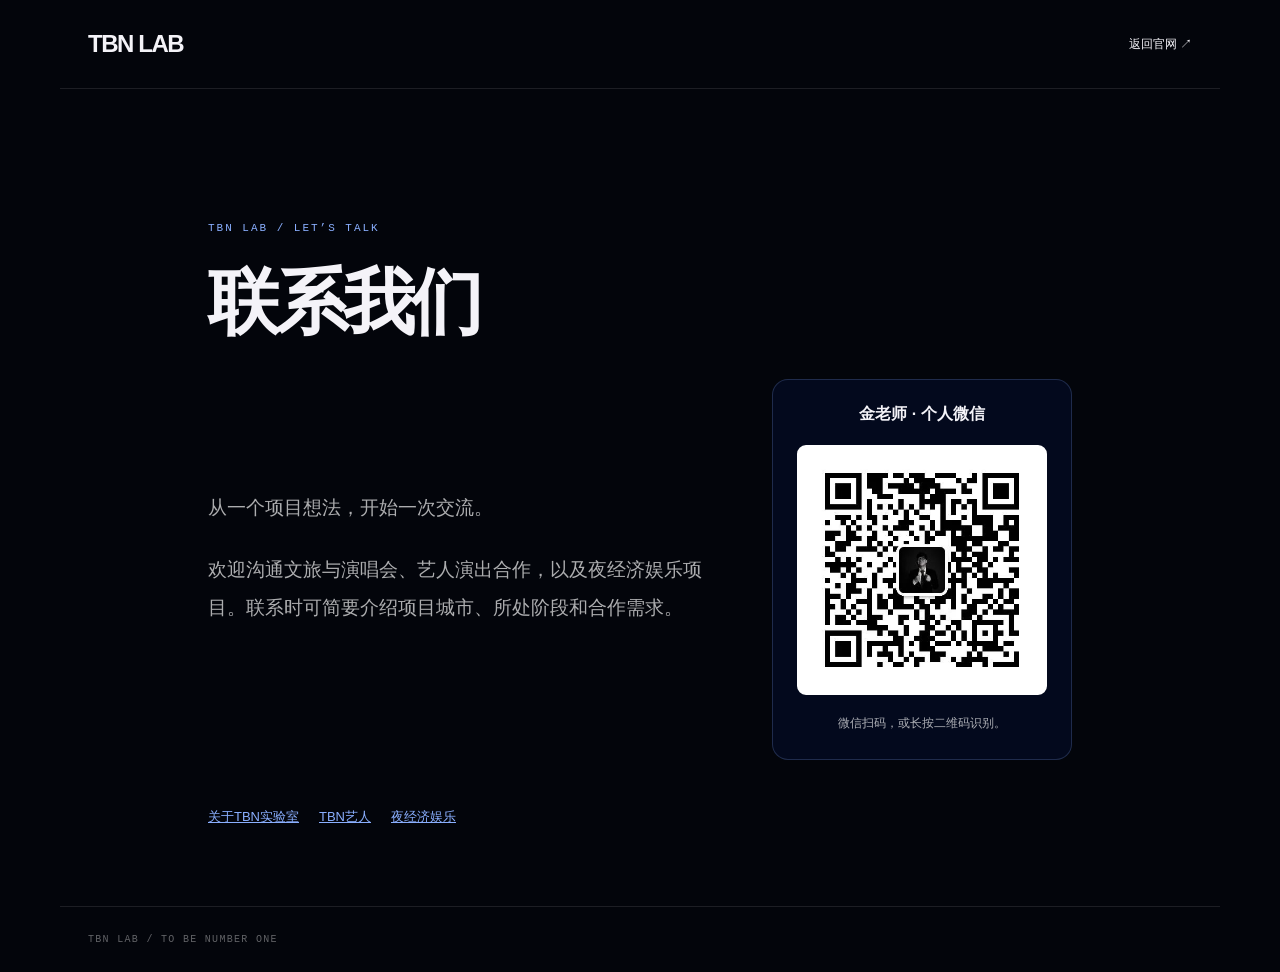
<file: contact/index.html>
<!doctype html>
<html lang="zh-CN">
<head>
  <meta charset="utf-8">
  <meta name="viewport" content="width=device-width,initial-scale=1">
  <title>联系我们｜TBN实验室项目合作与演出资源洽谈</title>
  <meta name="description" content="联系TBN实验室金老师，沟通文化娱乐项目策划、文旅演唱会、艺人演出合作及夜经济娱乐项目需求。通过个人微信进行项目合作洽谈。">
  <link rel="canonical" href="https://music824.github.io/tbnlab/contact/">
  <meta property="og:title" content="联系我们｜TBN实验室 TBN LAB">
  <meta property="og:description" content="项目合作 · 资源对接 · 商务洽谈。">
  <meta property="og:type" content="website">
  <meta property="og:url" content="https://music824.github.io/tbnlab/contact/">
  <meta property="og:image" content="https://music824.github.io/tbnlab/artists/assets/boot/soft-blue-light-flow.jpg">
  <link rel="icon" href="data:,">
  <link rel="stylesheet" href="../assets/site-pages.css">
  <link rel="stylesheet" href="../assets/contact.css">
  <script src="../assets/contact.js" defer></script>
  <script type="application/ld+json">{"@context":"https://schema.org","@type":"ContactPage","url":"https://music824.github.io/tbnlab/contact/","name":"联系TBN实验室","about":{"@id":"https://music824.github.io/tbnlab/#organization"},"isPartOf":{"@id":"https://music824.github.io/tbnlab/#website"}}</script>
</head>
<body data-contact-page="true">
  <header><a class="brand" href="../">TBN LAB</a><a href="../">返回官网 ↗</a></header>
  <main>
    <p class="kicker">TBN LAB / LET’S TALK</p>
    <h1>联系我们</h1>
    <div class="contact-layout">
      <div class="intro"><p>从一个项目想法，开始一次交流。</p><p>欢迎沟通文旅与演唱会、艺人演出合作，以及夜经济娱乐项目。联系时可简要介绍项目城市、所处阶段和合作需求。</p></div>
      <section class="contact-card" aria-label="金老师个人微信"><h2 class="contact-name">金老师 · 个人微信</h2><div class="tbn-qr-frame"><img src="../assets/contact/wechat.jpeg" alt="金老师个人微信联系二维码" width="430" height="430"></div><p class="tbn-contact-note">微信扫码，或长按二维码识别。</p></section>
    </div>
    <nav class="page-directory" aria-label="了解TBN"><a href="../about/">关于TBN实验室</a><a href="../artists/">TBN艺人</a><a href="../club/">夜经济娱乐</a></nav>
  </main>
  <footer class="page-footer">TBN LAB / TO BE NUMBER ONE</footer>
</body>
</html>
</file>
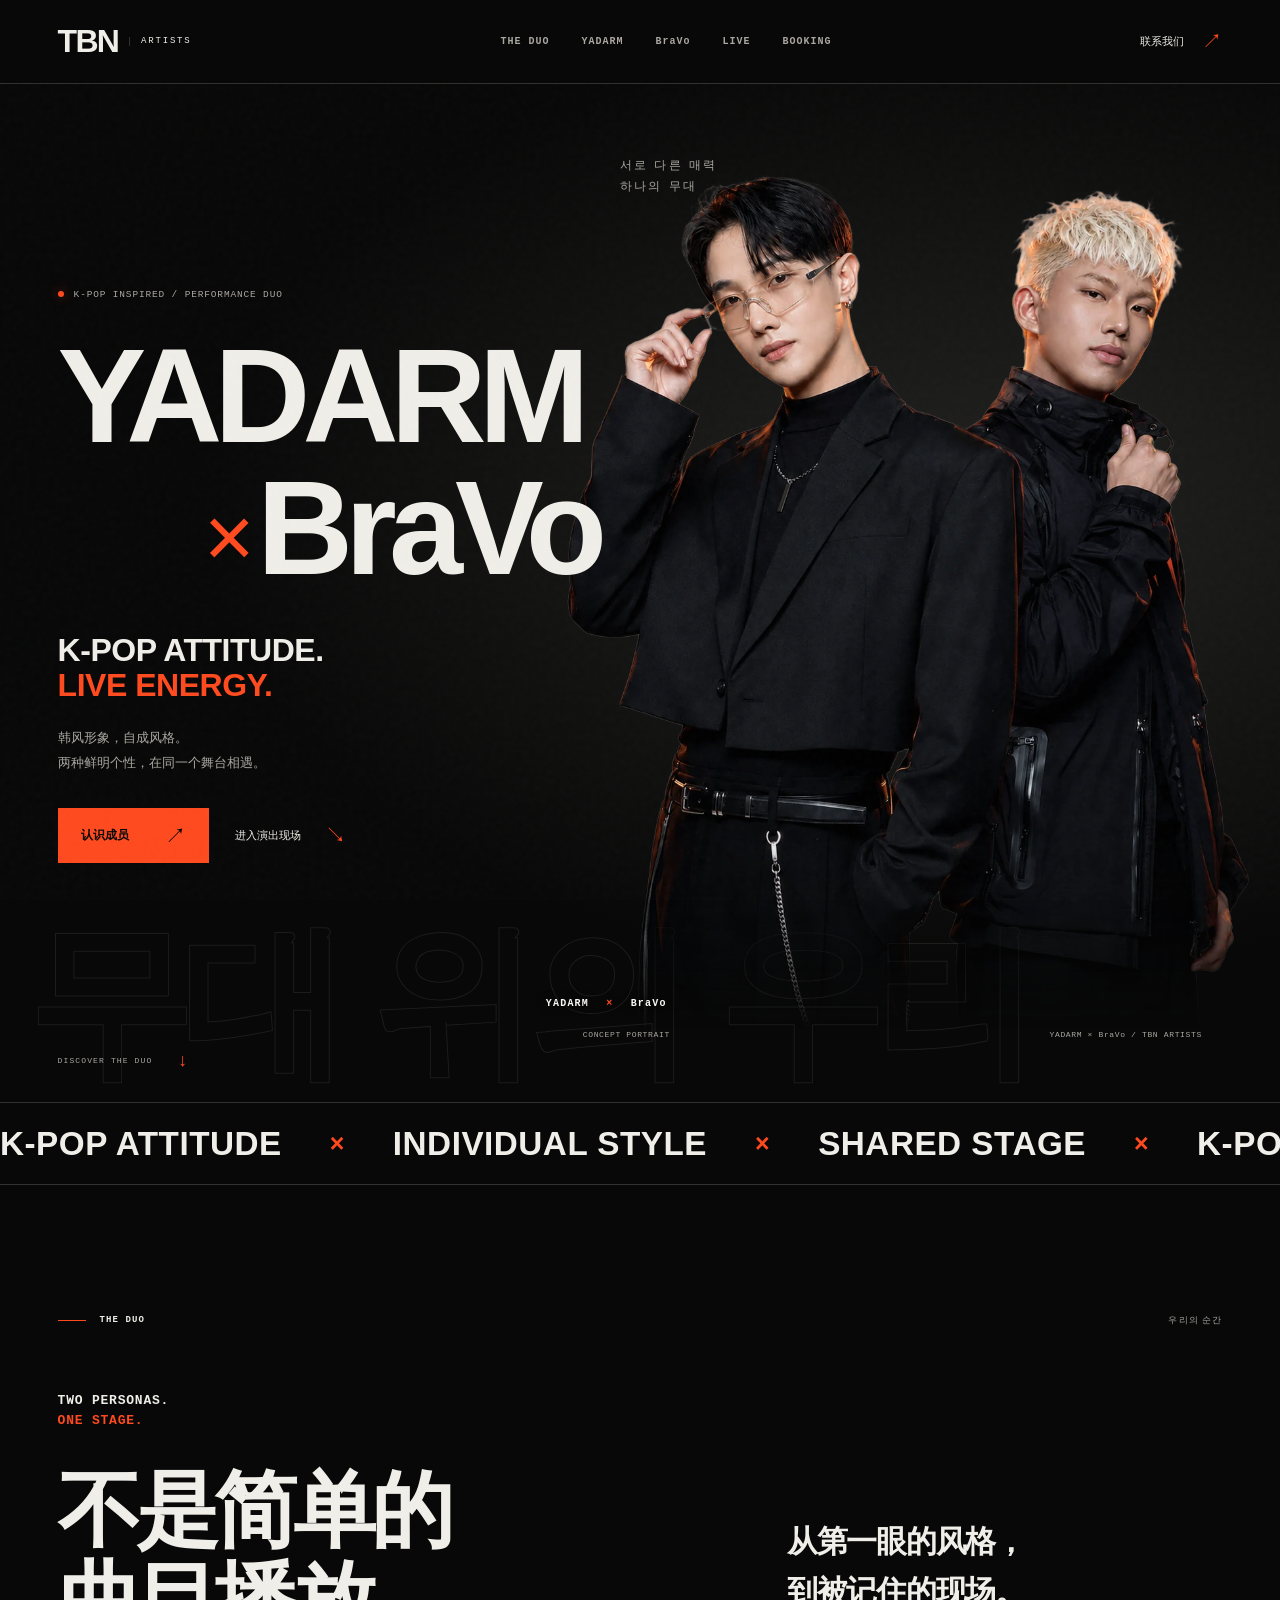
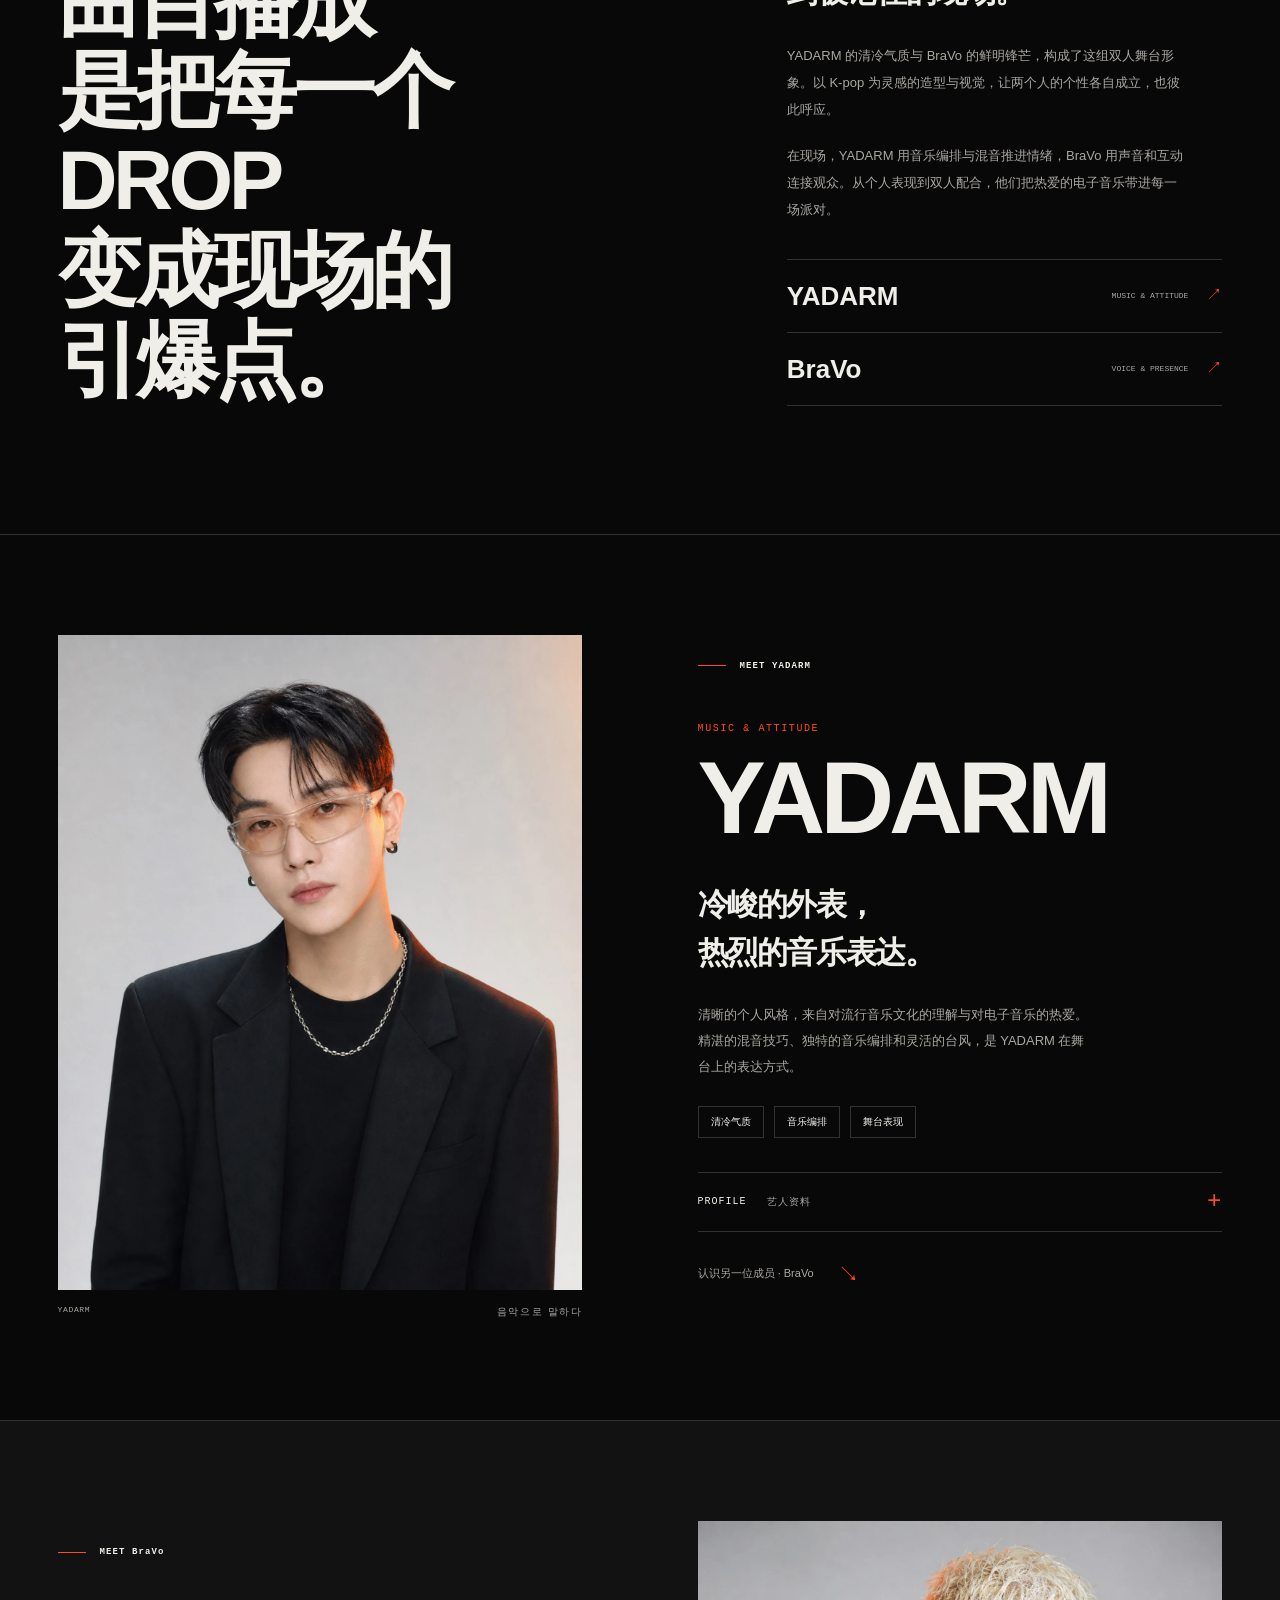
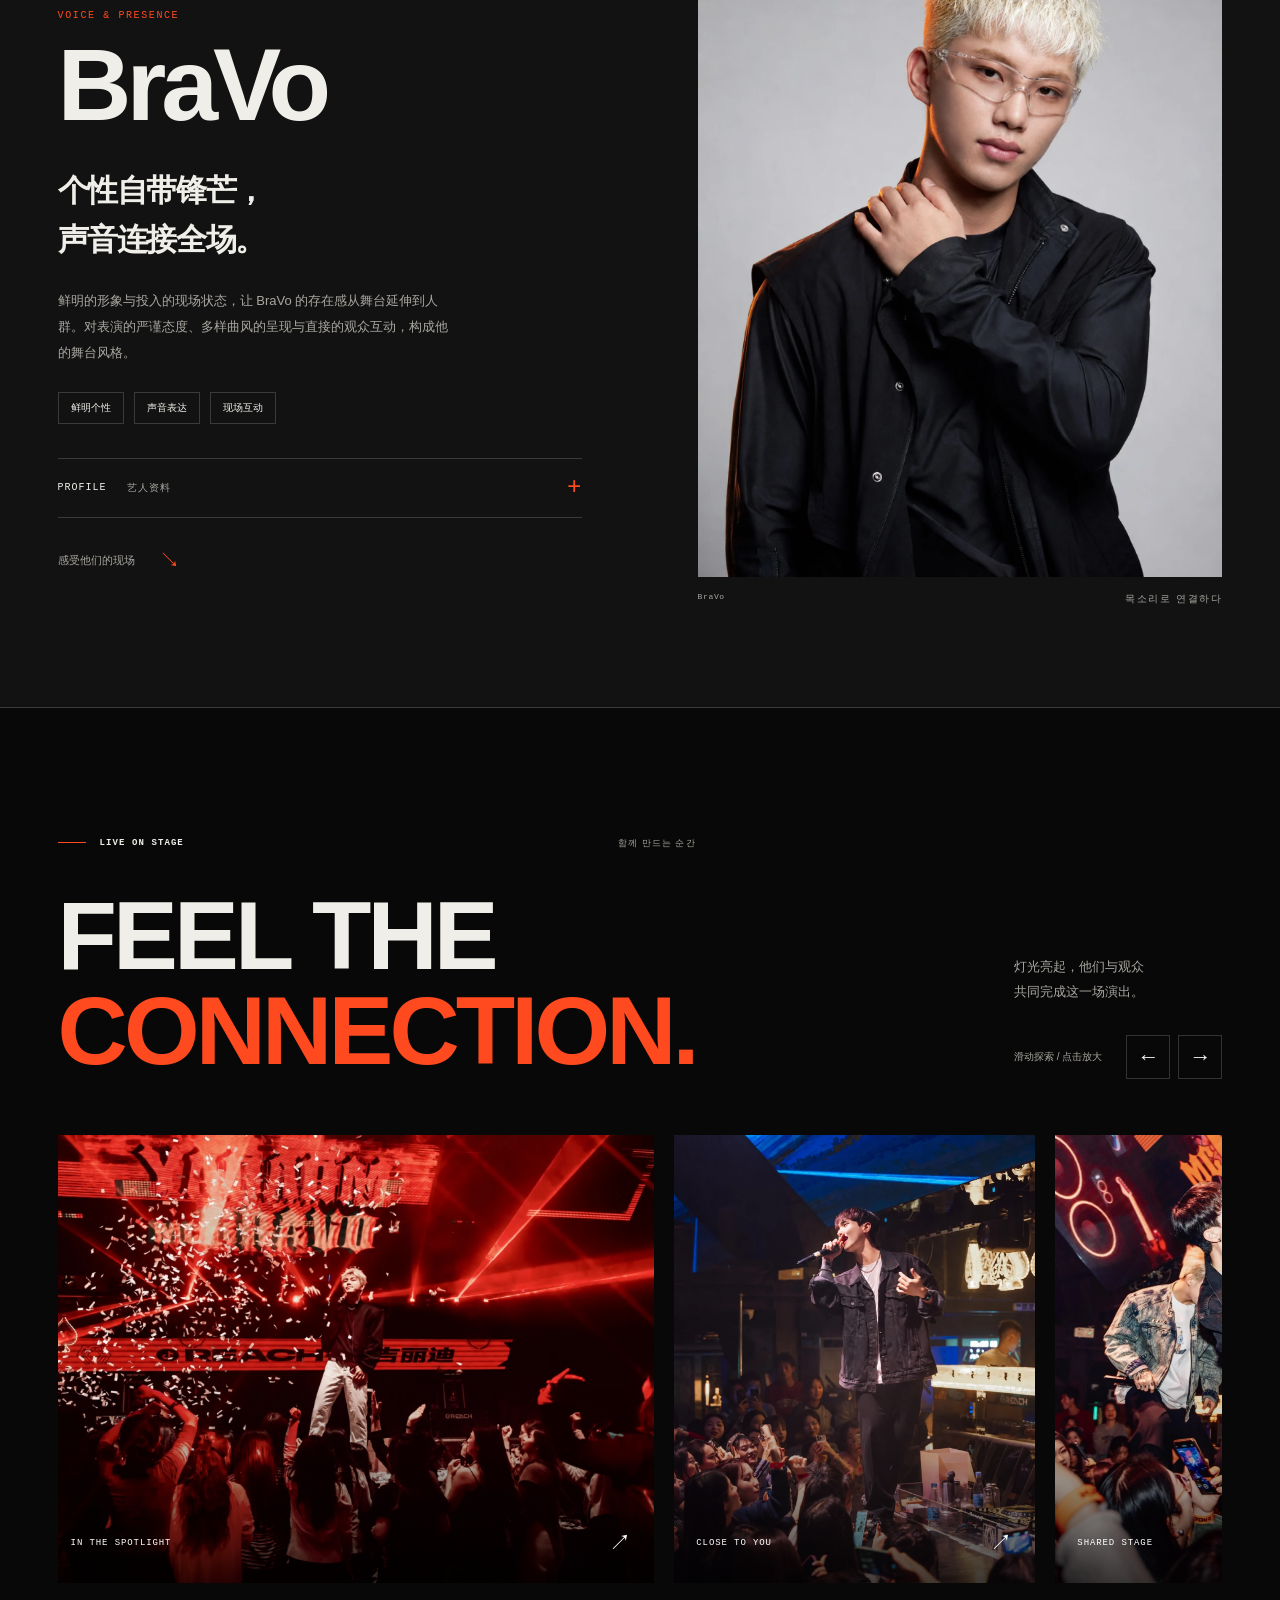
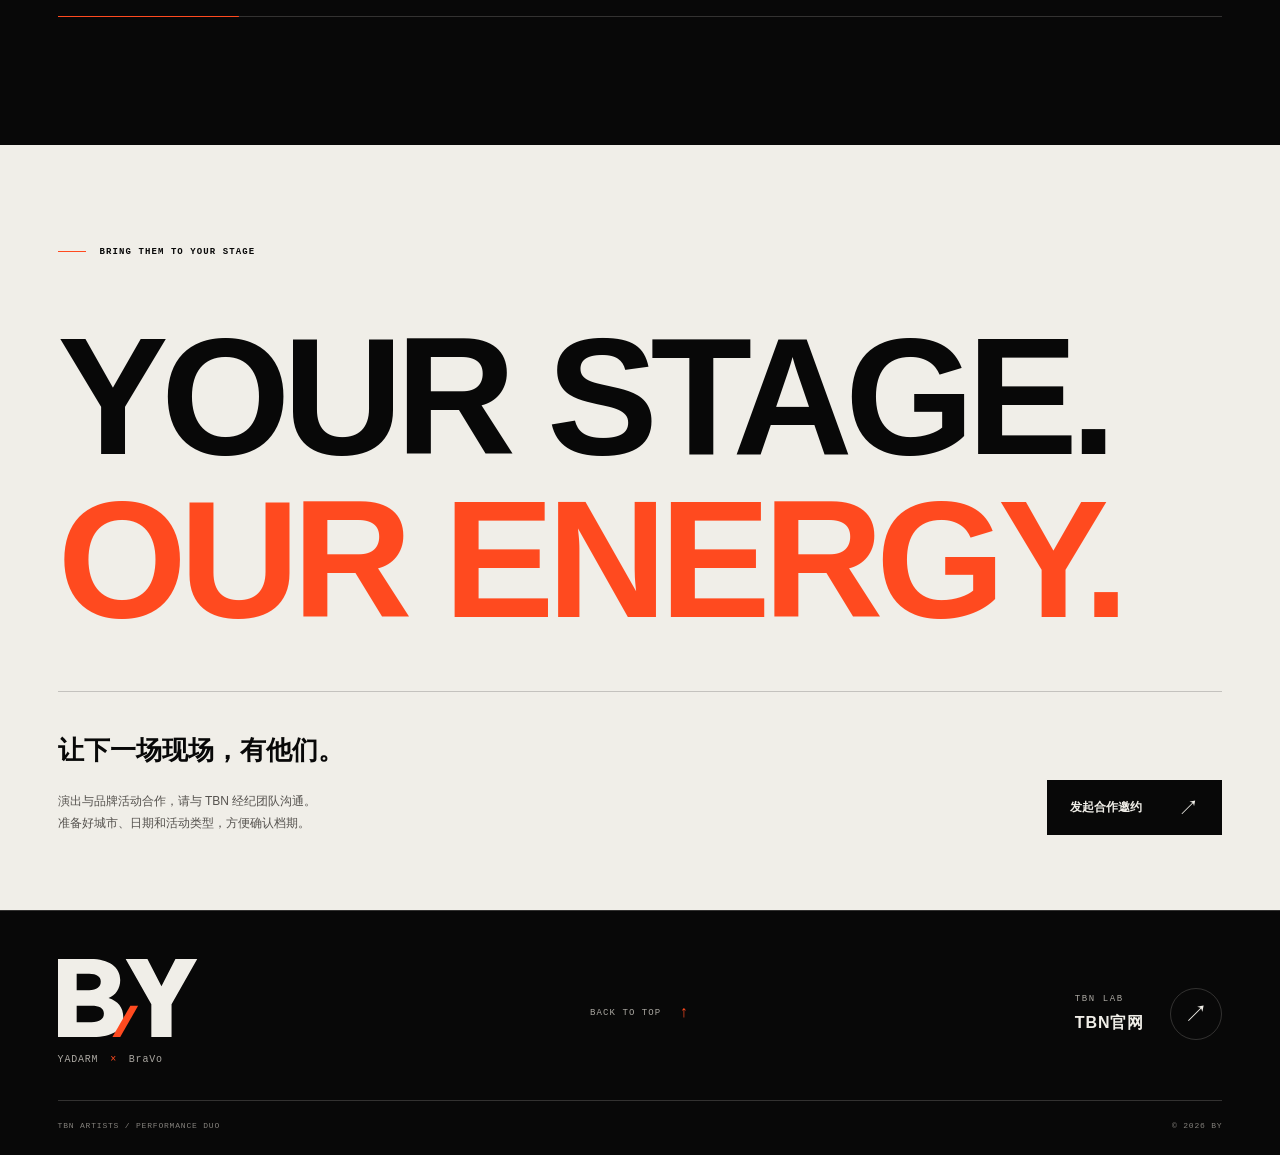
<file: artists/BY/index.html>
<!doctype html>
<html lang="zh-CN">
<head>
  <meta charset="utf-8" />
  <meta name="viewport" content="width=device-width,initial-scale=1,viewport-fit=cover" />
  <meta name="theme-color" content="#080808" />
  <title>YADARM × BraVo — TBN ARTISTS · 韩风双人舞台艺人</title>
  <meta name="description" content="TBN ARTISTS · YADARM × BraVo。K-pop 灵感视觉、鲜明个人风格与双人舞台表现，认识组合、探索成员、感受演出现场。" />
  <link rel="icon" href="data:," />
  <link rel="preload" as="image" href="images/generated/Duokoutu-site.webp" />
  <link rel="stylesheet" href="styles.css?v=by-footer-20261014" />
  <script src="script.js?v=20261014-opt" defer></script>

  <link rel="canonical" href="https://music824.github.io/tbnlab/artists/BY/">
  <meta property="og:title" content="YADARM × BraVo — TBN ARTISTS · 韩风双人舞台艺人">
  <meta property="og:description" content="TBN ARTISTS · YADARM × BraVo。K-pop 灵感视觉、鲜明个人风格与双人舞台表现，认识组合、探索成员、感受演出现场。">
  <meta property="og:type" content="website">
  <meta property="og:locale" content="zh_CN">
  <meta property="og:site_name" content="TBN实验室 TBN LAB">
  <meta property="og:url" content="https://music824.github.io/tbnlab/artists/BY/">
  <meta property="og:image" content="https://music824.github.io/tbnlab/artists/BY/images/generated/Duokoutu-site.webp">
  <meta name="twitter:card" content="summary_large_image">
  <script type="application/ld+json">{"@context":"https://schema.org","@graph":[{"@type":"WebPage","@id":"https://music824.github.io/tbnlab/artists/BY/#webpage","url":"https://music824.github.io/tbnlab/artists/BY/","name":"YADARM × BraVo — TBN ARTISTS · 韩风双人舞台艺人","description":"TBN ARTISTS · YADARM × BraVo。K-pop 灵感视觉、鲜明个人风格与双人舞台表现，认识组合、探索成员、感受演出现场。","inLanguage":"zh-CN","isPartOf":{"@id":"https://music824.github.io/tbnlab/#website"},"publisher":{"@id":"https://music824.github.io/tbnlab/#organization"}},{"@type":"BreadcrumbList","itemListElement":[{"@type":"ListItem","position":1,"name":"TBN实验室","item":"https://music824.github.io/tbnlab/"},{"@type":"ListItem","position":2,"name":"TBN艺人","item":"https://music824.github.io/tbnlab/artists/"},{"@type":"ListItem","position":3,"name":"YADARM × BraVo — TBN ARTISTS · 韩风双人舞台艺人","item":"https://music824.github.io/tbnlab/artists/BY/"}]}]}</script>
</head>
<body>
  <svg class="visual-filters" width="0" height="0" aria-hidden="true" focusable="false" xmlns="http://www.w3.org/2000/svg">
    <defs>
      <filter id="portrait-edge-feather" x="-2%" y="-2%" width="104%" height="104%" color-interpolation-filters="sRGB">
        <feMorphology in="SourceAlpha" operator="erode" radius="0.35" result="inset-alpha" />
        <feGaussianBlur in="inset-alpha" stdDeviation="0.9" result="soft-alpha" />
        <feComposite in="SourceGraphic" in2="soft-alpha" operator="in" />
      </filter>
    </defs>
  </svg>
  <a class="skip-link" href="#manifesto">跳至组合介绍</a>
  <div class="grain" aria-hidden="true"></div>
  <div class="scroll-progress" aria-hidden="true"><i></i></div>
  <div class="cursor" aria-hidden="true"><span></span></div>

  <nav class="nav" aria-label="主导航">
    <a class="nav__brand" href="../" aria-label="TBN ARTISTS，返回艺人总目录"><strong>TBN</strong><span>ARTISTS</span></a>
    <div class="nav__links" id="navigation">
      <a href="#manifesto">THE DUO</a>
      <a href="#yadarm">YADARM</a>
      <a href="#bravo">BraVo</a>
      <a href="#showtime">LIVE</a>
      <a href="#booking">BOOKING</a>
    </div>
    <div class="nav__actions">
      <a class="nav__contact" href="#booking">联系我们 <span aria-hidden="true">↗</span></a>
      <button class="menu-toggle" type="button" aria-expanded="false" aria-controls="navigation"><span>MENU</span><i aria-hidden="true"></i></button>
    </div>
  </nav>

  <main>
    <header class="hero" id="top">
      <div class="hero__ghost" lang="ko" aria-hidden="true">무대 위의 우리</div>
      <div class="hero__copy">
        <p class="hero__eyebrow"><span class="signal" aria-hidden="true"></span>K-POP INSPIRED / PERFORMANCE DUO</p>
        <h1 class="hero__title" aria-label="YADARM 与 BraVo">
          <span class="title-line"><i>YADARM</i></span>
          <span class="title-line title-line--second"><i><b>×</b>BraVo</i></span>
        </h1>
        <p class="hero__statement">K-POP ATTITUDE.<br /><em>LIVE ENERGY.</em></p>
        <p class="hero__intro">韩风形象，自成风格。<br />两种鲜明个性，在同一个舞台相遇。</p>
        <div class="hero__actions">
          <a class="button magnetic" href="#yadarm">认识成员 <span aria-hidden="true">↗</span></a>
          <a class="text-link" href="#showtime">进入演出现场 <span aria-hidden="true">↘</span></a>
        </div>
      </div>
      <div class="hero__visual">
        <span class="hero__korean" lang="ko" aria-hidden="true">서로 다른 매력<br />하나의 무대</span>
        <div class="hero__frame" data-tilt>
          <img src="images/generated/Duokoutu-site.webp" alt="黑发 YADARM 与浅金发 BraVo 的双人概念形象" fetchpriority="high" width="1122" height="1402" decoding="async" loading="eager">
          <span class="hero__image-label">YADARM <i>×</i> BraVo</span>
          <div class="portrait-light" aria-hidden="true"></div>
        </div>
        <div class="hero__caption"><span>CONCEPT PORTRAIT</span><span>YADARM × BraVo / TBN ARTISTS</span></div>
      </div>
      <a class="hero__scroll" href="#manifesto"><span>DISCOVER THE DUO</span><i aria-hidden="true">↓</i></a>
    </header>

    <div class="ticker" aria-hidden="true">
      <div class="ticker__track">
        <div class="ticker__group"><span>K-POP ATTITUDE</span><i>×</i><span>INDIVIDUAL STYLE</span><i>×</i><span>SHARED STAGE</span><i>×</i></div>
        <div class="ticker__group"><span>K-POP ATTITUDE</span><i>×</i><span>INDIVIDUAL STYLE</span><i>×</i><span>SHARED STAGE</span><i>×</i></div>
      </div>
    </div>

    <section class="manifesto section" id="manifesto">
      <div class="section-label reveal"><i></i><b>THE DUO</b><span lang="ko">우리의 순간</span></div>
      <div class="manifesto__grid">
        <div class="manifesto__lead">
          <p class="manifesto__english reveal">TWO PERSONAS.<br /><em>ONE STAGE.</em></p>
          <p class="manifesto__kicker reveal"><span>不是简单的曲目播放</span><span>是把每一个 Drop</span><span>变成现场的引爆点。</span></p>
        </div>
        <div class="manifesto__copy reveal">
          <h2>从第一眼的风格，<br />到被记住的现场。</h2>
          <p>YADARM 的清冷气质与 BraVo 的鲜明锋芒，构成了这组双人舞台形象。以 K-pop 为灵感的造型与视觉，让两个人的个性各自成立，也彼此呼应。</p>
          <p>在现场，YADARM 用音乐编排与混音推进情绪，BraVo 用声音和互动连接观众。从个人表现到双人配合，他们把热爱的电子音乐带进每一场派对。</p>
          <div class="duo-signatures">
            <a href="#yadarm"><span>YADARM</span><small>MUSIC & ATTITUDE</small><i aria-hidden="true">↗</i></a>
            <a href="#bravo"><span>BraVo</span><small>VOICE & PRESENCE</small><i aria-hidden="true">↗</i></a>
          </div>
        </div>
      </div>
    </section>

    <section class="artist artist--yadarm" id="yadarm">
      <div class="artist__visual reveal">
        <div class="artist__portrait portrait--yadarm" data-tilt>
          <img src="images/optimized/yadarm-editorial-v1-site.webp" alt="YADARM，黑发与透明眼镜的冷灰棚拍半身形象" loading="lazy" width="1440" height="1800" decoding="async">
          <div class="portrait-light" aria-hidden="true"></div>
        </div>
        <p class="artist__photo-label"><span>YADARM</span><span lang="ko">음악으로 말하다</span></p>
      </div>
      <div class="artist__content">
        <div class="section-label reveal"><i></i><b>MEET YADARM</b></div>
        <p class="artist__overline reveal">MUSIC & ATTITUDE</p>
        <h2 class="artist__name reveal">YADARM</h2>
        <p class="artist__quote reveal">冷峻的外表，<br />热烈的音乐表达。</p>
        <p class="artist__bio reveal">清晰的个人风格，来自对流行音乐文化的理解与对电子音乐的热爱。精湛的混音技巧、独特的音乐编排和灵活的台风，是 YADARM 在舞台上的表达方式。</p>
        <div class="artist__tags reveal"><span>清冷气质</span><span>音乐编排</span><span>舞台表现</span></div>
        <details class="artist__details reveal">
          <summary>PROFILE <span>艺人资料</span><i aria-hidden="true">+</i></summary>
          <dl class="artist__data">
            <div><dt>舞台分工</dt><dd>DJ / 音乐编排</dd></div>
            <div><dt>从业起点</dt><dd>2019</dd></div>
            <div><dt>形象资料</dt><dd>177 CM / 70 KG</dd></div>
            <div><dt>民族</dt><dd>朝鲜族</dd></div>
          </dl>
        </details>
        <a class="artist__next text-link reveal" href="#bravo">认识另一位成员 · BraVo <span aria-hidden="true">↘</span></a>
      </div>
    </section>

    <section class="artist artist--bravo" id="bravo">
      <div class="artist__visual reveal">
        <div class="artist__portrait portrait--bravo" data-tilt>
          <img src="images/optimized/bravo-editorial-v1-site.webp" alt="BraVo，浅金发与黑色造型的冷灰棚拍半身形象" loading="lazy" width="1440" height="1800" decoding="async">
          <div class="portrait-light" aria-hidden="true"></div>
        </div>
        <p class="artist__photo-label"><span>BraVo</span><span lang="ko">목소리로 연결하다</span></p>
      </div>
      <div class="artist__content">
        <div class="section-label reveal"><i></i><b>MEET BraVo</b></div>
        <p class="artist__overline reveal">VOICE & PRESENCE</p>
        <h2 class="artist__name reveal">BraVo</h2>
        <p class="artist__quote reveal">个性自带锋芒，<br />声音连接全场。</p>
        <p class="artist__bio reveal">鲜明的形象与投入的现场状态，让 BraVo 的存在感从舞台延伸到人群。对表演的严谨态度、多样曲风的呈现与直接的观众互动，构成他的舞台风格。</p>
        <div class="artist__tags reveal"><span>鲜明个性</span><span>声音表达</span><span>现场互动</span></div>
        <details class="artist__details reveal">
          <summary>PROFILE <span>艺人资料</span><i aria-hidden="true">+</i></summary>
          <dl class="artist__data">
            <div><dt>舞台分工</dt><dd>DMC / 现场互动</dd></div>
            <div><dt>从业起点</dt><dd>2023</dd></div>
            <div><dt>形象资料</dt><dd>179 CM / 70 KG</dd></div>
            <div><dt>民族</dt><dd>朝鲜族</dd></div>
          </dl>
        </details>
        <a class="artist__next text-link reveal" href="#showtime">感受他们的现场 <span aria-hidden="true">↘</span></a>
      </div>
    </section>

    <section class="showtime section" id="showtime">
      <div class="showtime__head">
        <div>
          <div class="section-label reveal"><i></i><b>LIVE ON STAGE</b><span lang="ko">함께 만드는 순간</span></div>
          <h2 class="reveal">FEEL THE<br /><em>CONNECTION.</em></h2>
        </div>
        <div class="showtime__aside reveal"><p>灯光亮起，他们与观众<br />共同完成这一场演出。</p><div class="gallery-controls"><span>滑动探索 / 点击放大</span><button type="button" class="gallery-back" aria-label="向前浏览现场照片" aria-controls="live-gallery">←</button><button type="button" class="gallery-forward" aria-label="向后浏览现场照片" aria-controls="live-gallery">→</button></div></div>
      </div>
      <div class="gallery" id="live-gallery" aria-label="现场照片，可左右滑动">
        <button class="gallery__item gallery__item--wide" data-gallery type="button" aria-label="放大红色灯光下的演出照片">
          <img src="images/optimized/live-01-clean-site.webp" alt="红色灯光与纸花中的演出现场" loading="lazy" width="1800" height="1365" decoding="async">
          <span>IN THE SPOTLIGHT <i aria-hidden="true">↗</i></span>
        </button>
        <button class="gallery__item" data-gallery type="button" aria-label="放大艺人与观众互动照片">
          <img src="images/optimized/live-02-clean-site.webp" alt="艺人在舞台上与观众近距离互动" loading="lazy" width="1285" height="1800" decoding="async">
          <span>CLOSE TO YOU <i aria-hidden="true">↗</i></span>
        </button>
        <button class="gallery__item" data-gallery type="button" aria-label="放大双人舞台照片">
          <img src="images/optimized/live-03-site.webp" alt="艺人的现场表演与台下观众" loading="lazy" width="1280" height="1800" decoding="async">
          <span>SHARED STAGE <i aria-hidden="true">↗</i></span>
        </button>
        <button class="gallery__item gallery__item--wide" data-gallery type="button" aria-label="放大现场观众互动照片">
          <img src="images/optimized/stage-03-site.webp" alt="舞台与观众的互动瞬间" loading="lazy" width="1800" height="829" decoding="async">
          <span>THE CONNECTION <i aria-hidden="true">↗</i></span>
        </button>
        <button class="gallery__item gallery__item--wide" data-gallery type="button" aria-label="放大全场照片">
          <img src="images/optimized/stage-04-site.webp" alt="艺人与全场观众合影" loading="lazy" width="1800" height="829" decoding="async">
          <span>ONE SHARED MOMENT <i aria-hidden="true">↗</i></span>
        </button>
      </div>
      <div class="gallery-progress" aria-hidden="true"><i></i></div>
    </section>

    <section class="booking" id="booking">
      <div class="section-label reveal"><i></i><b>BRING THEM TO YOUR STAGE</b></div>
      <h2 class="reveal">YOUR STAGE.<br /><em>OUR ENERGY.</em></h2>
      <div class="booking__bottom reveal">
        <div><p class="booking__lead">让下一场现场，有他们。</p><p>演出与品牌活动合作，请与 TBN 经纪团队沟通。<br />准备好城市、日期和活动类型，方便确认档期。</p></div>
        <button class="button button--dark magnetic booking-open" type="button">发起合作邀约 <span aria-hidden="true">↗</span></button>
      </div>
    </section>
  </main>

  <footer class="footer">
    <div class="footer__identity"><img src="images/brand/by-monogram.svg" alt="BY 组合字标" width="180" height="100"><span>YADARM <i aria-hidden="true">×</i> BraVo</span></div>
    <a class="footer__top" href="#top">BACK TO TOP <span aria-hidden="true">↑</span></a>
    <a class="footer__home" href="../../"><span class="footer__home-text"><small>TBN LAB</small><span>TBN官网</span></span><span class="footer__home-arrow" aria-hidden="true">↗</span></a>
    <div class="footer__meta"><span>TBN ARTISTS / PERFORMANCE DUO</span><span>© 2026 BY</span></div>
  </footer>

  <dialog class="lightbox" aria-label="现场图片预览">
    <button class="lightbox__close" type="button" aria-label="关闭图片预览">×</button>
    <button class="lightbox__prev" type="button" aria-label="上一张照片">←</button>
    <figure><img alt="" /><figcaption></figcaption></figure>
    <button class="lightbox__next" type="button" aria-label="下一张照片">→</button>
  </dialog>

  <dialog class="booking-dialog" aria-labelledby="booking-title">
    <button class="booking-close" type="button" aria-label="关闭演出邀约">×</button>
    <p class="dialog-eyebrow">TBN ARTISTS / BOOKING</p>
    <h2 id="booking-title">邀请他们登台。</h2>
    <p class="dialog-intro">填写演出安排和联系方式，直接向 TBN 经纪团队发送邀约。</p>
    <form class="booking-form" action="https://formsubmit.co/kpopcn@agent.qq.com" method="POST" aria-describedby="booking-privacy booking-status">
      <input type="hidden" name="_subject" value="TBN · YADARM × BraVo 演出邀约" />
      <input type="hidden" name="_template" value="table" />
      <input type="hidden" name="意向艺人" value="YADARM × BraVo" />
      <label class="booking-honeypot" aria-hidden="true">请留空<input name="_honey" type="text" tabindex="-1" autocomplete="off" /></label>
      <label>演出城市<input name="city" autocomplete="address-level2" placeholder="例如：杭州" required maxlength="50" /></label>
      <div class="booking-date-field">
        <span class="booking-field-label">意向日期</span>
        <button class="booking-date-trigger" type="button" aria-haspopup="dialog" aria-expanded="false" aria-controls="booking-calendar">
          <span data-date-display>年 / 月 / 日</span><i class="booking-date-icon" aria-hidden="true"></i>
        </button>
        <input name="date" type="hidden" />
        <div class="booking-calendar" id="booking-calendar" role="dialog" aria-label="选择意向日期" hidden>
          <div class="booking-calendar__head">
            <button type="button" data-calendar-prev aria-label="上个月">←</button>
            <strong data-calendar-title></strong>
            <button type="button" data-calendar-next aria-label="下个月">→</button>
          </div>
          <div class="booking-calendar__week" aria-hidden="true"><span>一</span><span>二</span><span>三</span><span>四</span><span>五</span><span>六</span><span>日</span></div>
          <div class="booking-calendar__days" role="grid" aria-label="日期"></div>
        </div>
      </div>
      <label class="full">活动类型<select name="type"><option>夜店演出</option><option>品牌活动</option><option>音乐节 / 派对</option><option>其他演出合作</option></select></label>
      <label class="full">联系电话 / 微信（必填）<input name="contact" type="text" placeholder="请填写手机号或微信号" required autocomplete="off" autocapitalize="none" spellcheck="false" maxlength="80" /></label>
      <label class="full">补充需求<textarea name="notes" rows="2" placeholder="场地、时长、预算范围等（选填）" maxlength="1000"></textarea></label>
      <p class="booking-privacy full" id="booking-privacy">点击确定后，TBN 工作人员会第一时间与你联系。</p>
      <button class="button full" type="submit">确定 <span aria-hidden="true">↗</span></button>
    </form>
    <p class="booking-status" id="booking-status" role="status" aria-live="polite" aria-atomic="true"></p>
  </dialog>
</body>
</html>
</file>
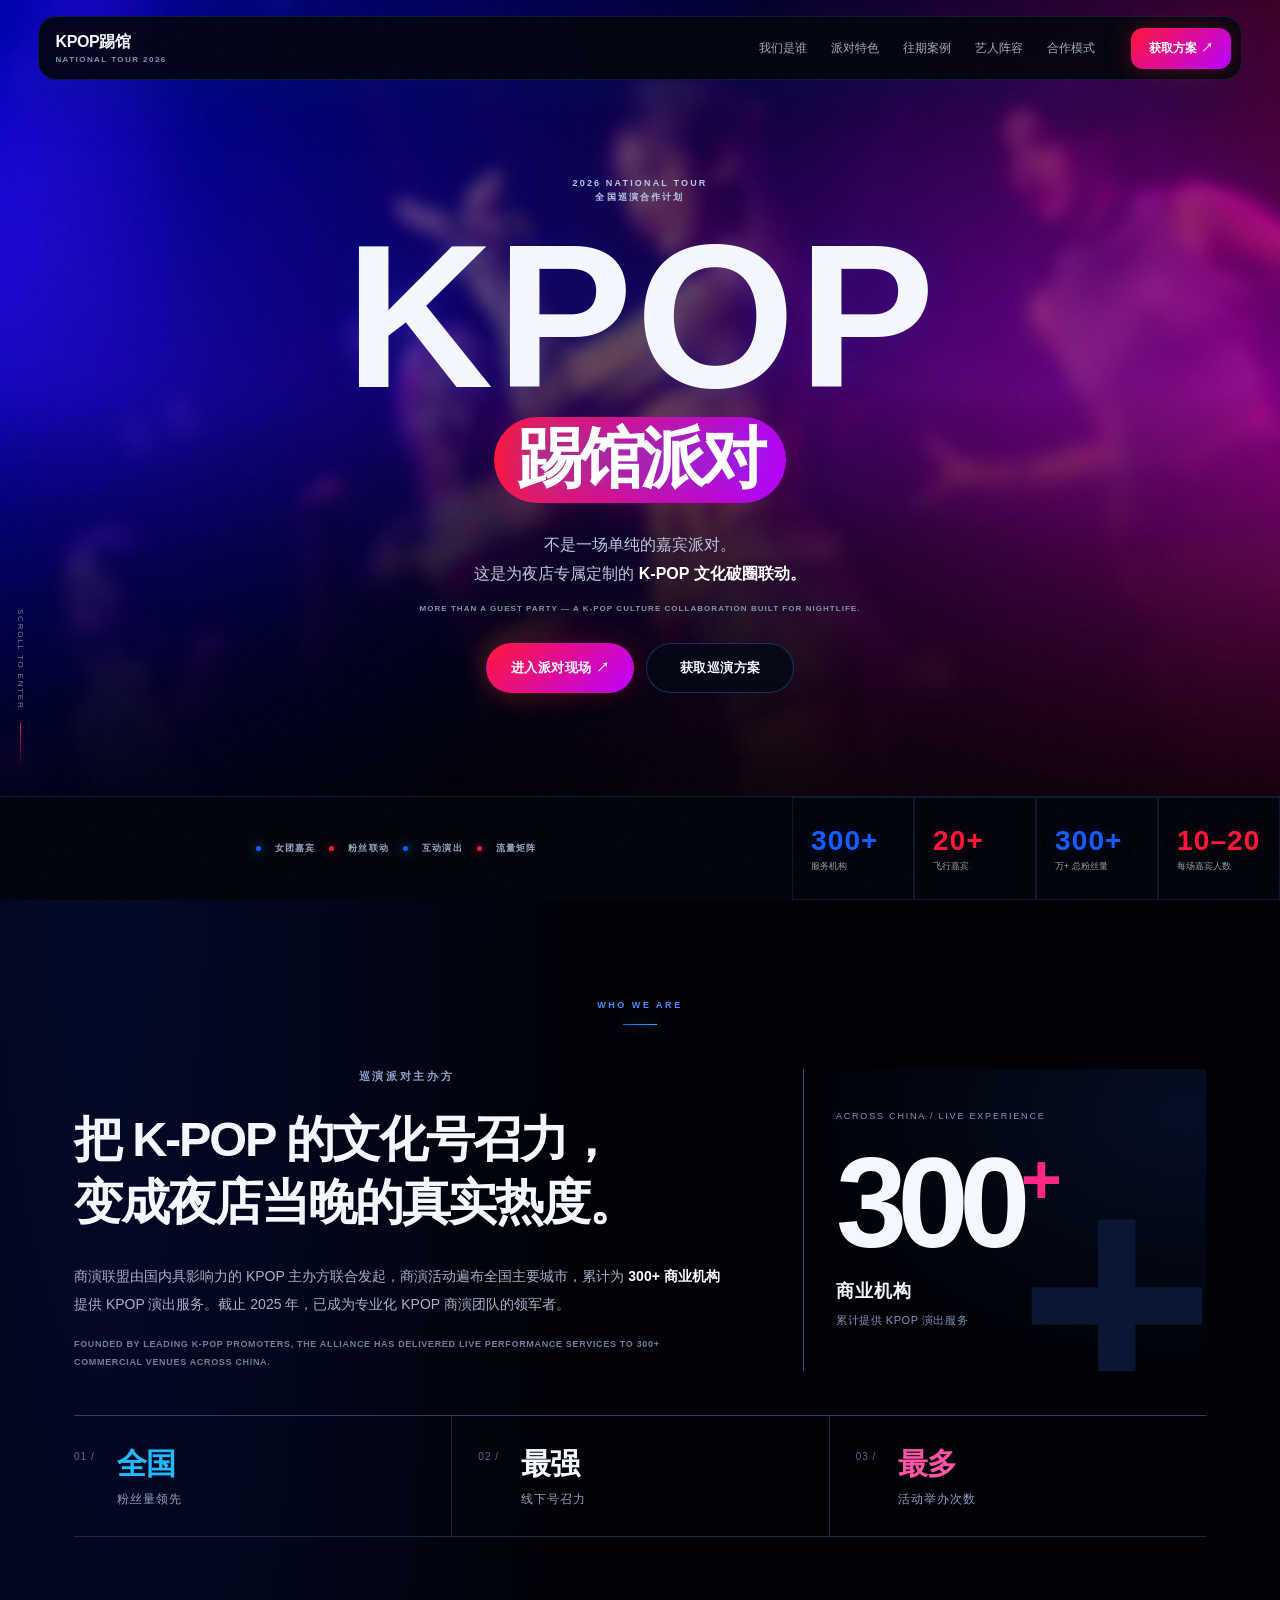
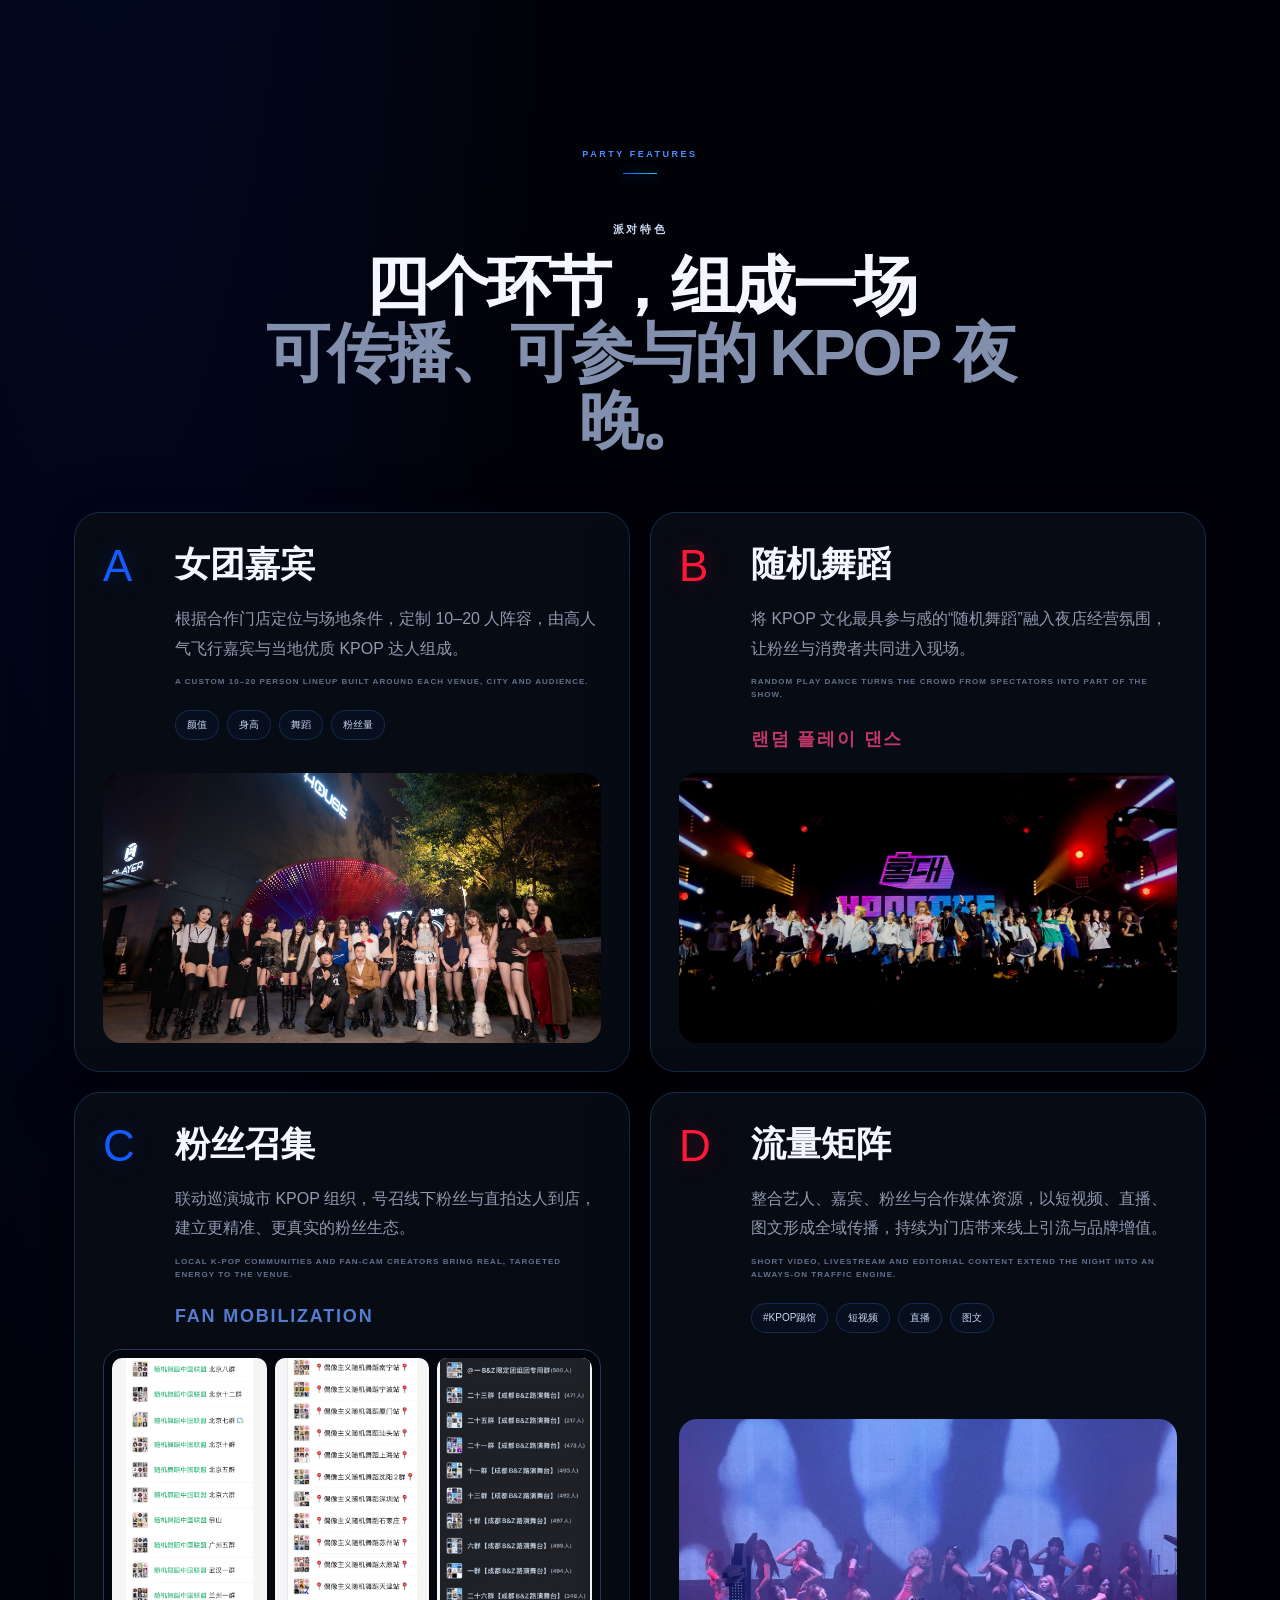
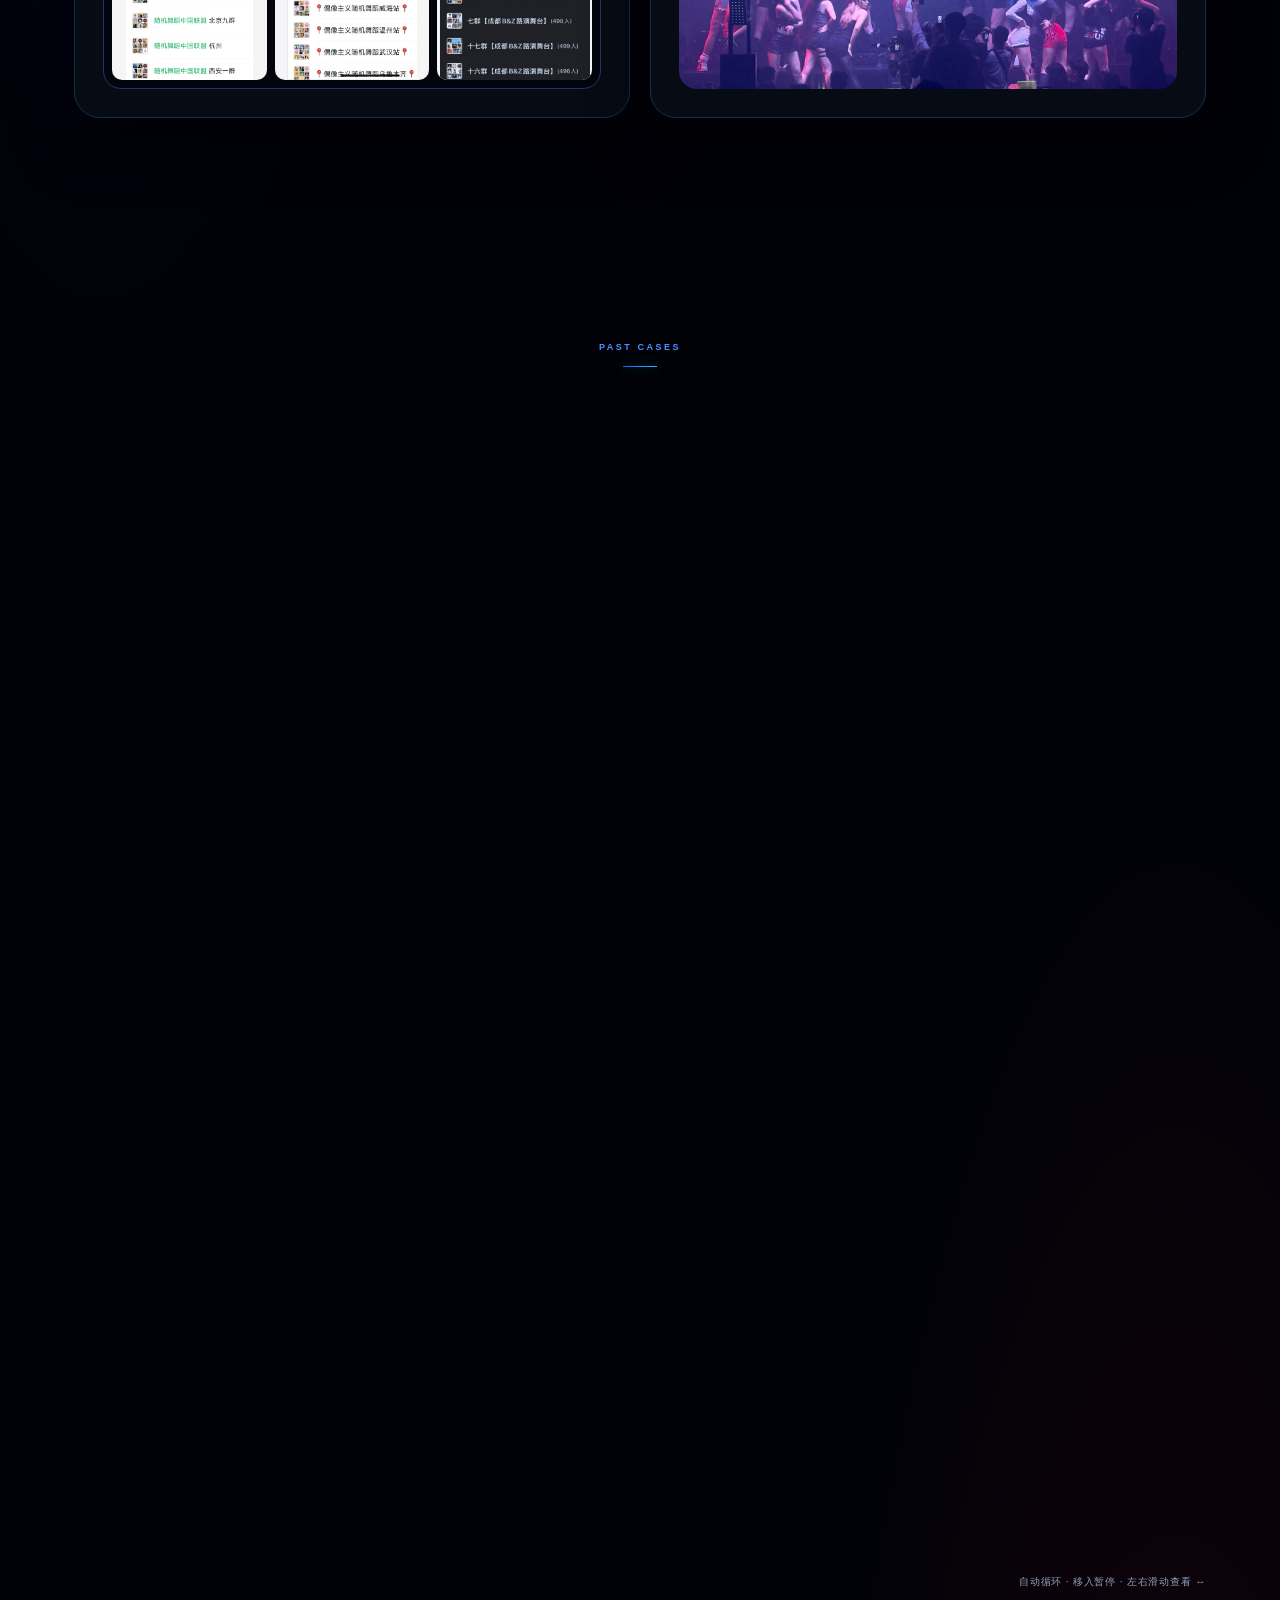
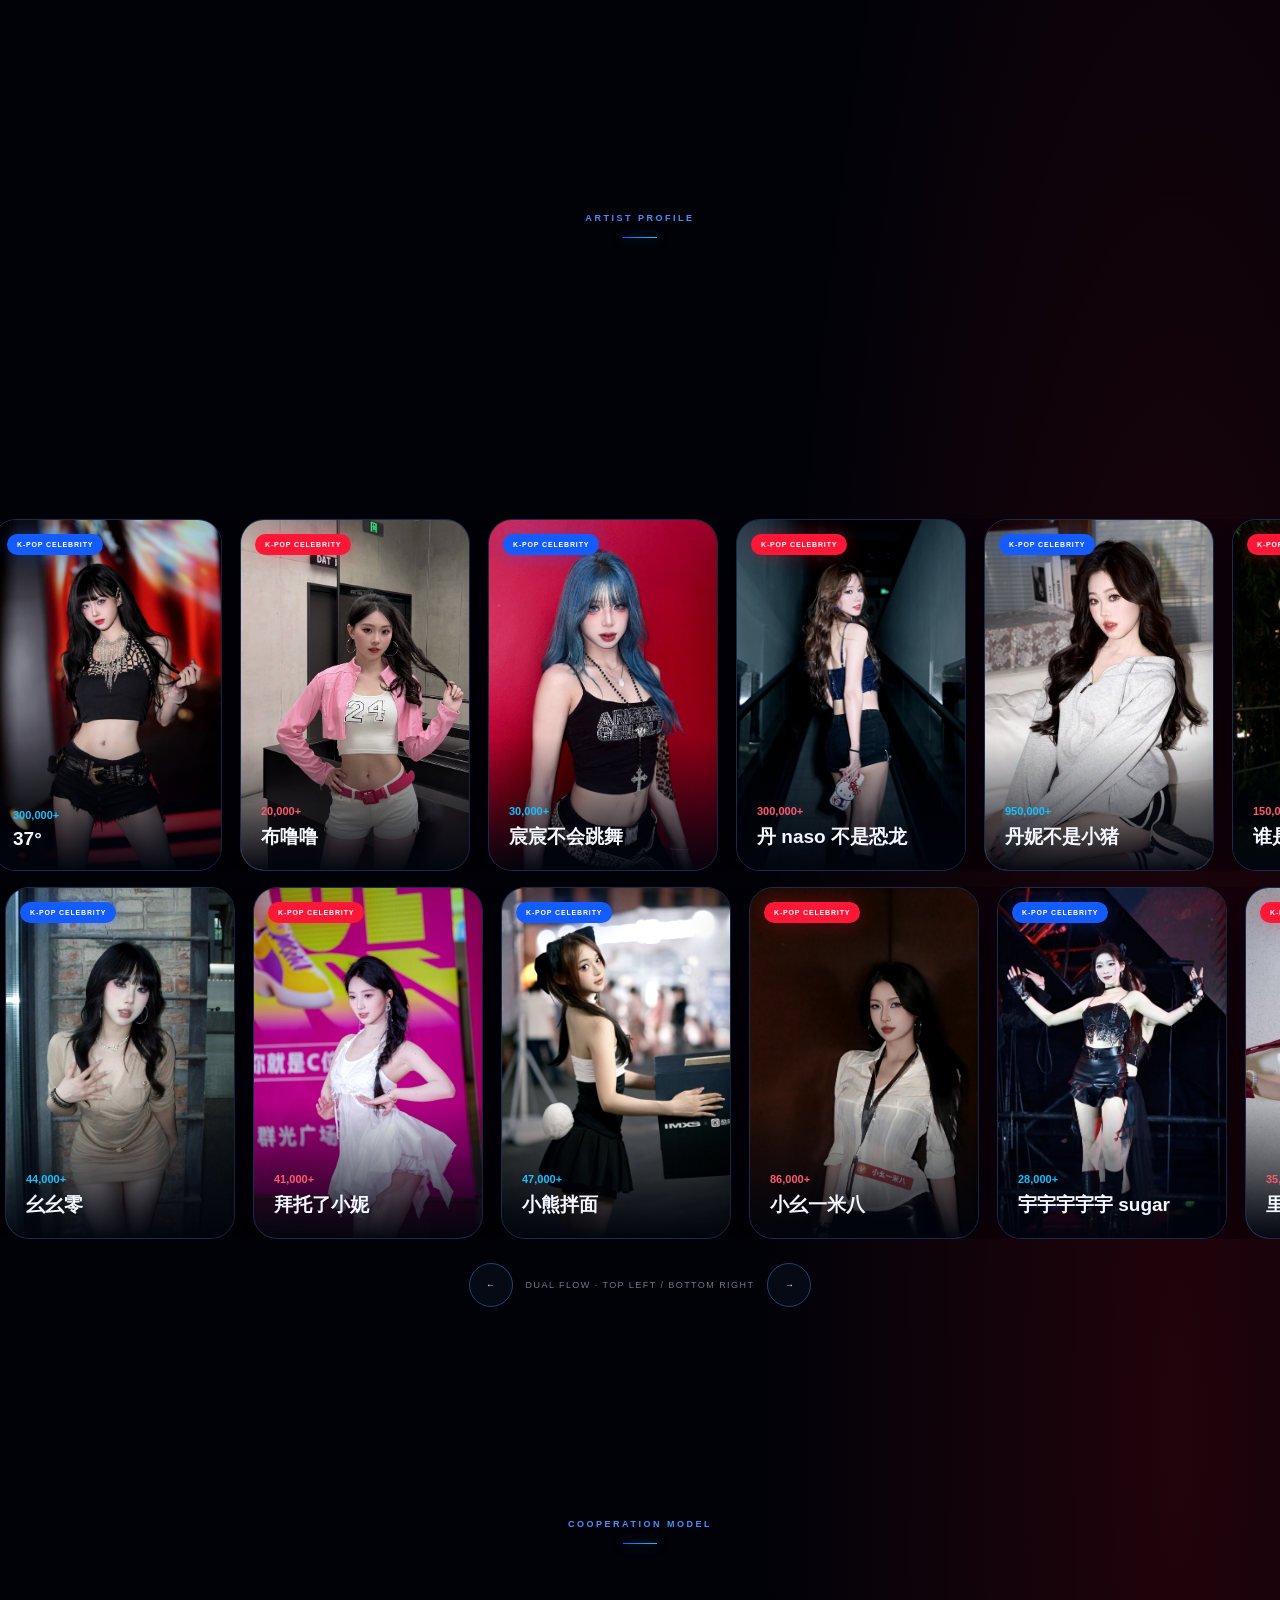
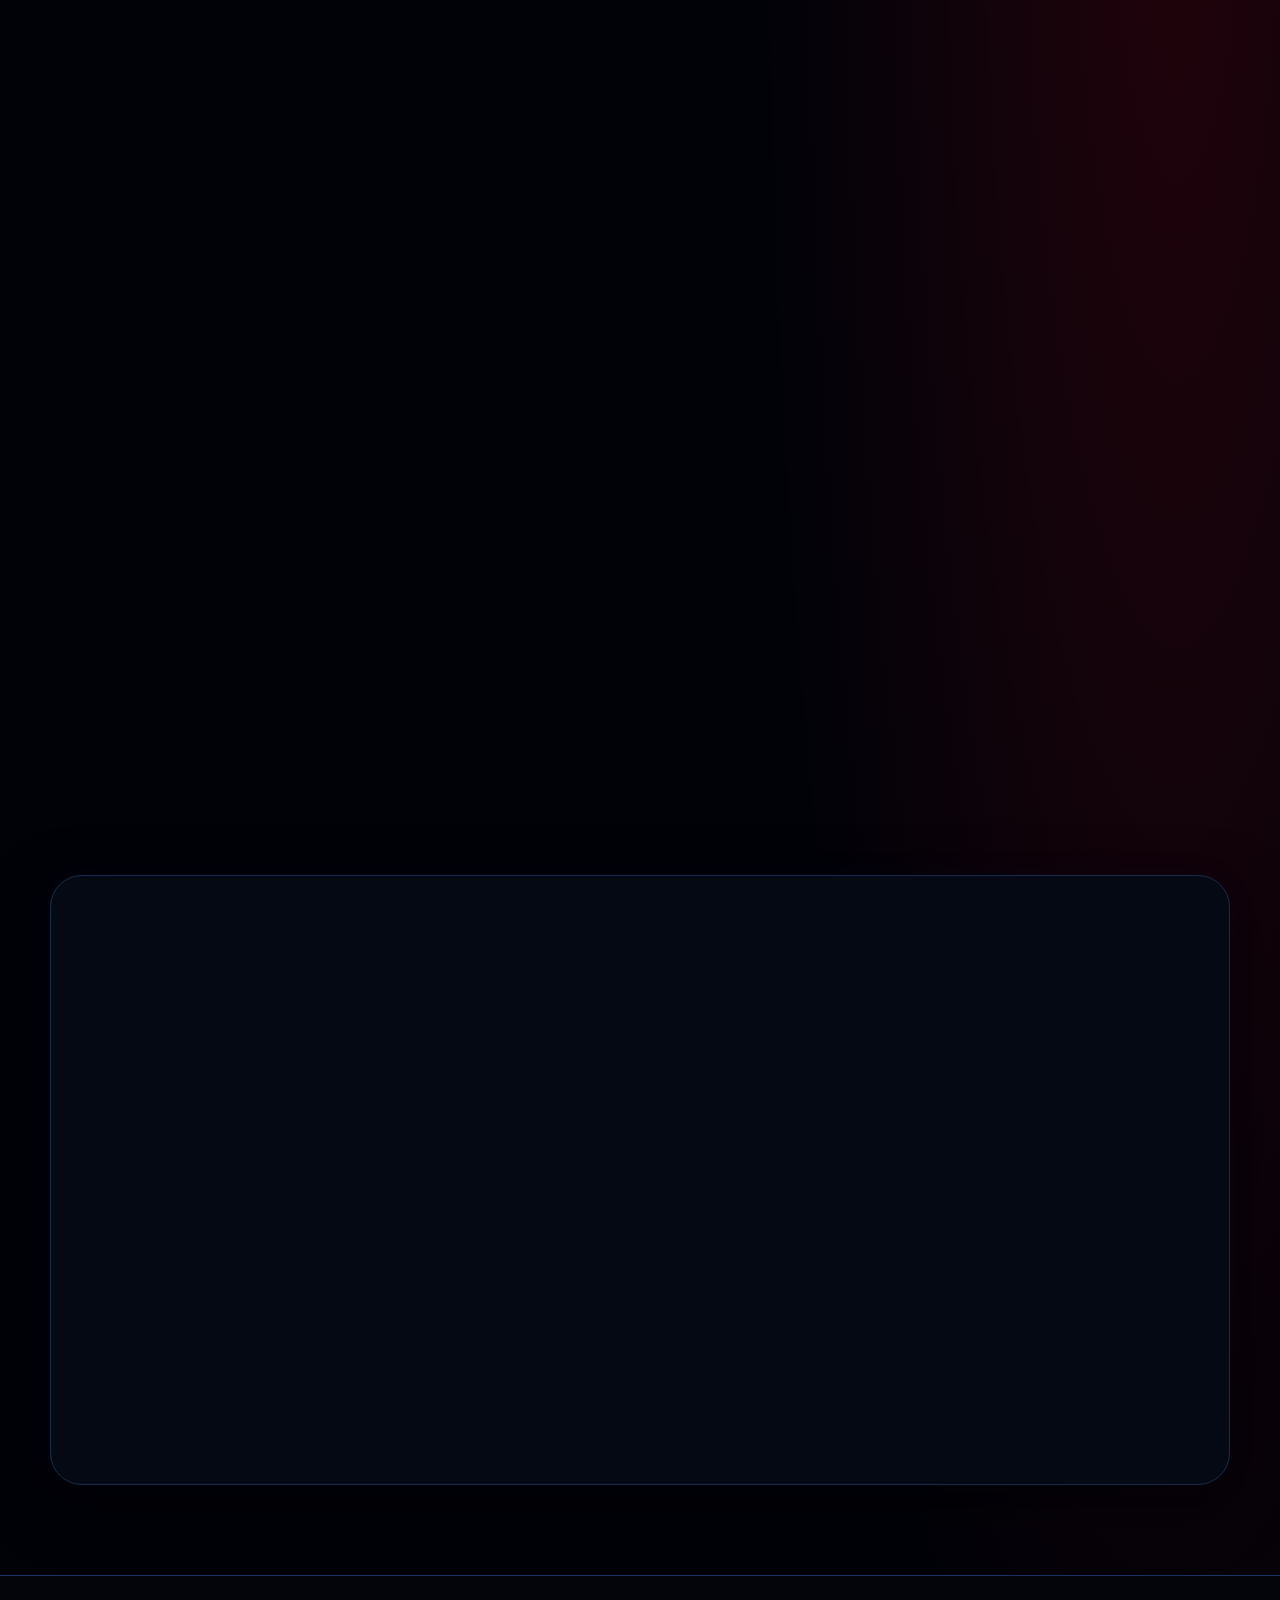
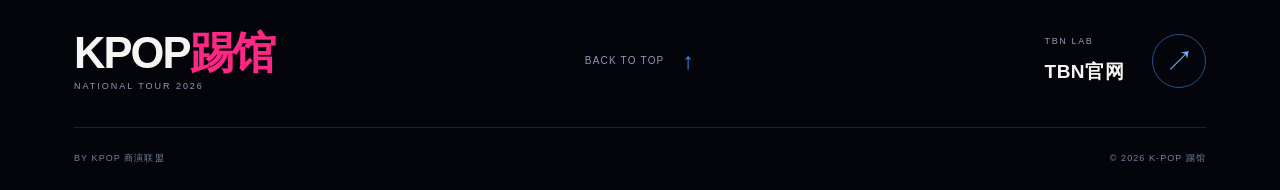
<file: artists/kpop-night-challenge/index.html>
<!doctype html>
<html lang="zh-CN">
<head>
  <meta charset="UTF-8">
  <meta name="viewport" content="width=device-width, initial-scale=1.0">
  <meta name="theme-color" content="#08090f">
  <meta name="description" content="2026 KPOP踢馆全国巡演合作计划——女团嘉宾、随机舞蹈、粉丝联动与全域流量矩阵。">
  <link rel="canonical" href="https://music824.github.io/tbnlab/artists/kpop-night-challenge/">
  <title>2026 KPOP踢馆｜全国巡演合作计划</title>
  <link rel="stylesheet" href="styles.css?v=20261014-kpop-poster-loop">
</head>
<body>
  <div class="noise" aria-hidden="true"></div>
  <header class="site-header">
    <a class="brand" href="../index.html" aria-label="返回TBN艺人列表">
      <span>KPOP踢馆<small>NATIONAL TOUR 2026</small></span>
    </a>
    <button class="menu-toggle" aria-label="打开菜单" aria-expanded="false"><span></span><span></span></button>
    <nav class="nav" aria-label="主导航">
      <a href="#about">我们是谁</a>
      <a href="#features">派对特色</a>
      <a href="#cases">往期案例</a>
      <a href="#artists">艺人阵容</a>
      <a href="#cooperation">合作模式</a>
    </nav>
    <a class="header-cta" href="#inquiry">获取方案 ↗</a>
  </header>

  <main>
    <section class="hero" id="top" aria-labelledby="hero-title">
      <div class="hero-atmosphere" aria-hidden="true"></div>
      <div class="hero-year" aria-hidden="true">2026</div>
      <div class="hero-main">
        <div class="hero-content">
          <div class="hero-meta reveal"><span>01</span><p>2026 NATIONAL TOUR<br>全国巡演合作计划</p></div>
          <h1 id="hero-title" class="reveal"><span class="hero-hash">#</span><span class="hero-kpop">KPOP</span><span class="hero-cn">踢馆派对</span></h1>
          <p class="hero-lead reveal">不是一场单纯的嘉宾派对。<br>这是为夜店专属定制的 <strong>K-POP 文化破圈联动。</strong><small class="en-caption">MORE THAN A GUEST PARTY — A K-POP CULTURE COLLABORATION BUILT FOR NIGHTLIFE.</small></p>
          <div class="hero-actions reveal">
            <a class="btn btn-primary" href="#features">进入派对现场 ↗</a>
            <a class="btn btn-ghost" href="#inquiry">获取巡演方案</a>
          </div>
        </div>
      </div>
      <div class="hero-bottom reveal">
        <div class="hero-tourline"><i></i><span>女团嘉宾</span><i></i><span>粉丝联动</span><i></i><span>互动演出</span><i></i><span>流量矩阵</span></div>
        <div class="hero-stats" aria-label="核心数据">
          <div><strong data-count="300">0</strong><span>服务机构</span></div>
          <div><strong data-count="20">0</strong><span>飞行嘉宾</span></div>
          <div><strong data-count="300">0</strong><span>万+ 总粉丝量</span></div>
          <div><strong>10–20</strong><span>每场嘉宾人数</span></div>
        </div>
      </div>
      <div class="scroll-cue">SCROLL TO ENTER <i></i></div>
    </section>

    <section class="section intro intro-editorial" id="about" aria-labelledby="alliance-title">
      <div class="section-index">WHO WE ARE</div>
      <div class="intro-copy reveal">
        <p class="kicker">巡演派对主办方</p>
        <h2 id="alliance-title">把 K-POP 的文化号召力，<br><em>变成夜店当晚的真实热度。</em></h2>
        <p>商演联盟由国内具影响力的 KPOP 主办方联合发起，商演活动遍布全国主要城市，累计为 <b>300+ 商业机构</b>提供 KPOP 演出服务。截止 2025 年，已成为专业化 KPOP 商演团队的领军者。<small class="en-caption">FOUNDED BY LEADING K-POP PROMOTERS, THE ALLIANCE HAS DELIVERED LIVE PERFORMANCE SERVICES TO 300+ COMMERCIAL VENUES ACROSS CHINA.</small></p>
      </div>
      <div class="alliance-scale reveal" aria-label="累计为300多家商业机构提供KPOP演出服务">
        <span class="alliance-scale__eyebrow">ACROSS CHINA / LIVE EXPERIENCE</span>
        <strong class="alliance-scale__number">300<span>+</span></strong>
        <p class="alliance-scale__label">商业机构</p>
        <small class="alliance-scale__note">累计提供 KPOP 演出服务</small>
      </div>
      <ol class="alliance-pillars reveal" aria-label="商演联盟特色">
        <li><span class="alliance-pillars__index">01 /</span><div><strong>全国</strong><p>粉丝量领先</p></div></li>
        <li><span class="alliance-pillars__index">02 /</span><div><strong>最强</strong><p>线下号召力</p></div></li>
        <li><span class="alliance-pillars__index">03 /</span><div><strong>最多</strong><p>活动举办次数</p></div></li>
      </ol>
    </section>

    <section class="features section" id="features">
      <div class="section-index">PARTY FEATURES</div>
      <div class="section-heading reveal"><p class="kicker">派对特色</p><h2>四个环节，组成一场<br><em>可传播、可参与的 KPOP 夜晚。</em></h2></div>
      <div class="feature-list">
        <article class="feature-row reveal">
          <div class="feature-num">A</div><div class="feature-copy"><h3>女团嘉宾</h3><p>根据合作门店定位与场地条件，定制 10–20 人阵容，由高人气飞行嘉宾与当地优质 KPOP 达人组成。</p><small class="en-caption">A CUSTOM 10–20 PERSON LINEUP BUILT AROUND EACH VENUE, CITY AND AUDIENCE.</small><div class="tags"><span>颜值</span><span>身高</span><span>舞蹈</span><span>粉丝量</span></div></div><img src="assets/image37.jpeg" alt="女团嘉宾合影">
        </article>
        <article class="feature-row reverse reveal">
          <div class="feature-num">B</div><div class="feature-copy"><h3>随机舞蹈</h3><p>将 KPOP 文化最具参与感的“随机舞蹈”融入夜店经营氛围，让粉丝与消费者共同进入现场。</p><small class="en-caption">RANDOM PLAY DANCE TURNS THE CROWD FROM SPECTATORS INTO PART OF THE SHOW.</small><div class="feature-note">랜덤 플레이 댄스</div></div><img src="assets/image38.png" alt="随机舞蹈现场">
        </article>
        <article class="feature-row feature-community reveal" id="community">
          <div class="feature-num">C</div><div class="feature-copy"><h3>粉丝召集</h3><p>联动巡演城市 KPOP 组织，号召线下粉丝与直拍达人到店，建立更精准、更真实的粉丝生态。</p><small class="en-caption">LOCAL K-POP COMMUNITIES AND FAN-CAM CREATORS BRING REAL, TARGETED ENERGY TO THE VENUE.</small><div class="feature-note">FAN MOBILIZATION</div></div><div class="community-collage" aria-label="三组中国KPOP联盟社群内容"><img src="assets/image39.jpeg" alt="随机舞蹈中国联盟全国城市群"><img src="assets/image40.jpeg" alt="偶像主义随机舞蹈全国站点"><img src="assets/image41.png" alt="成都B&Z路演舞台粉丝群"></div>
        </article>
        <article class="feature-row reverse reveal">
          <div class="feature-num">D</div><div class="feature-copy"><h3>流量矩阵</h3><p>整合艺人、嘉宾、粉丝与合作媒体资源，以短视频、直播、图文形成全域传播，持续为门店带来线上引流与品牌增值。</p><small class="en-caption">SHORT VIDEO, LIVESTREAM AND EDITORIAL CONTENT EXTEND THE NIGHT INTO AN ALWAYS-ON TRAFFIC ENGINE.</small><div class="tags"><span>#KPOP踢馆</span><span>短视频</span><span>直播</span><span>图文</span></div></div><img src="assets/image56.jpeg" alt="KPOP踢馆大型互动演出现场">
        </article>
      </div>
    </section>

    <section class="cases section" id="cases">
      <div class="section-index">PAST CASES</div>
      <div class="cases-head reveal"><div><p class="kicker">往期案例</p><h2>派对现场，<em>就是最直接的证明。</em></h2></div><p>热烈氛围 · 专业水准 · 粉丝热爱<br><b>300+ 成功案例</b><small class="en-caption">300+ LIVE CASES PROVE THE ENERGY, EXECUTION AND FAN LOVE.</small></p></div>
      <div class="gallery" aria-label="活动现场图库">
        <button class="gallery-item wide reveal" data-full="assets/image55.jpeg"><img src="assets/image55.jpeg" alt="KPOP女团舞台演出"></button>
        <button class="gallery-item reveal" data-full="assets/image57.jpeg"><img src="assets/image57.jpeg" alt="KPOP派对现场"></button>
        <button class="gallery-item reveal" data-full="assets/image58.jpeg"><img src="assets/image58.jpeg" alt="KPOP巡演现场"></button>
        <button class="gallery-item reveal" data-full="assets/image59.jpeg"><img src="assets/image59.jpeg" alt="KPOP活动互动现场"></button>
        <button class="gallery-item reveal" data-full="assets/image60.jpeg"><img src="assets/image60.jpeg" alt="KPOP舞台表演现场"></button>
      </div>
      <div class="poster-strip reveal" role="region" tabindex="0" aria-label="往期活动海报，自动循环，移入或聚焦暂停，可左右滑动浏览">
        <img src="assets/image61.jpeg" alt="往期KPOP活动海报"><img src="assets/image62.jpg" alt="往期KPOP活动海报"><img src="assets/image63.jpg" alt="往期KPOP活动海报"><img src="assets/image64.png" alt="往期KPOP活动海报"><img src="assets/image65.png" alt="往期KPOP活动海报"><img src="assets/image66.png" alt="往期KPOP活动海报"><img src="assets/image67.png" alt="往期KPOP活动海报"><img src="assets/image68.jpg" alt="往期KPOP活动海报"><img src="assets/image69.jpg" alt="往期KPOP活动海报">
      </div>
      <p class="poster-scroll-hint">自动循环 · 移入暂停 · 左右滑动查看 ↔</p>
    </section>

    <section class="artists section" id="artists">
      <div class="section-index">ARTIST PROFILE</div>
      <div class="artists-head reveal"><div><p class="kicker">飞行嘉宾阵容</p><h2>20+ 嘉宾，<em>300万+ 总粉丝量。</em></h2></div><p>每场根据城市、门店定位与场地条件，定制 10–20 位嘉宾人选。<small class="en-caption">EACH CITY RECEIVES A CURATED 10–20 GUEST LINEUP MATCHED TO ITS VENUE AND AUDIENCE.</small></p></div>
      <div class="artist-marquee" aria-label="双排飞行嘉宾阵容">
      <div class="artist-rail" id="artistRail" tabindex="0" aria-label="飞行嘉宾列表第一排，向左移动">
        <article class="artist-card"><img src="assets/image72.jpg" alt="37°"><div><span>300,000+</span><h3>37°</h3></div></article>
        <article class="artist-card"><img src="assets/image73.jpg" alt="布噜噜"><div><span>20,000+</span><h3>布噜噜</h3></div></article>
        <article class="artist-card"><img src="assets/image74.png" alt="宸宸不会跳舞"><div><span>30,000+</span><h3>宸宸不会跳舞</h3></div></article>
        <article class="artist-card"><img src="assets/image75.png" alt="丹 naso 不是恐龙"><div><span>300,000+</span><h3>丹 naso 不是恐龙</h3></div></article>
        <article class="artist-card"><img src="assets/image76.jpg" alt="丹妮不是小猪"><div><span>950,000+</span><h3>丹妮不是小猪</h3></div></article>
        <article class="artist-card"><img src="assets/image77.png" alt="谁是豆豆"><div><span>150,000+</span><h3>谁是豆豆</h3></div></article>
        <article class="artist-card"><img src="assets/image78.png" alt="睡不着的钰钰子"><div><span>60,000+</span><h3>睡不着的钰钰子</h3></div></article>
        <article class="artist-card"><img src="assets/image79.png" alt="巨同学"><div><span>18,000+</span><h3>巨同学</h3></div></article>
        <article class="artist-card"><img src="assets/image80.jpg" alt="chrchr"><div><span>140,000+</span><h3>chrchr</h3></div></article>
        <article class="artist-card"><img src="assets/image81.jpg" alt="麦麦蓝莓冰"><div><span>16,000+</span><h3>麦麦蓝莓冰</h3></div></article>
        <article class="artist-card"><img src="assets/image82.jpg" alt="七七别气"><div><span>16,000+</span><h3>七七别气</h3></div></article>
      </div>
      <div class="artist-rail artist-rail-reverse" id="artistRailReverse" tabindex="0" aria-label="飞行嘉宾列表第二排，向右移动">
        <article class="artist-card"><img src="assets/image83.jpg" alt="幺幺零"><div><span>44,000+</span><h3>幺幺零</h3></div></article>
        <article class="artist-card"><img src="assets/image84.jpg" alt="拜托了小妮"><div><span>41,000+</span><h3>拜托了小妮</h3></div></article>
        <article class="artist-card"><img src="assets/image85.jpg" alt="小熊拌面"><div><span>47,000+</span><h3>小熊拌面</h3></div></article>
        <article class="artist-card"><img src="assets/image86.jpg" alt="小幺一米八"><div><span>86,000+</span><h3>小幺一米八</h3></div></article>
        <article class="artist-card"><img src="assets/image87.jpg" alt="宇宇宇宇宇 sugar"><div><span>28,000+</span><h3>宇宇宇宇宇 sugar</h3></div></article>
        <article class="artist-card"><img src="assets/image88.jpg" alt="里头羽"><div><span>35,000+</span><h3>里头羽</h3></div></article>
        <article class="artist-card"><img src="assets/image89.jpg" alt="最烦小熊嘘嘘"><div><span>190,000+</span><h3>最烦小熊嘘嘘</h3></div></article>
        <article class="artist-card"><img src="assets/image90.jpg" alt="不要叫醒nono大王"><div><span>450,000+</span><h3>不要叫醒 nono 大王</h3></div></article>
        <article class="artist-card"><img src="assets/image91.jpg" alt="右炎a"><div><span>12,000+</span><h3>右炎a</h3></div></article>
        <article class="artist-card"><img src="assets/image92.jpg" alt="小赵好想睡觉"><div><span>400,000+</span><h3>小赵好想睡觉</h3></div></article>
      </div>
      </div>
      <div class="rail-controls reveal"><button id="artistPrev" aria-label="向左浏览">←</button><span>DUAL FLOW · TOP LEFT / BOTTOM RIGHT</span><button id="artistNext" aria-label="向右浏览">→</button></div>
    </section>

    <section class="cooperation section" id="cooperation">
      <div class="section-index">COOPERATION MODEL</div>
      <div class="section-heading reveal"><p class="kicker">合作模式</p><h2>从意向到落地，<br><em>四步完成一场巡演。</em></h2></div>
      <ol class="process">
        <li class="reveal"><span>01</span><div><small>INFORMATION</small><h3>信息收集</h3><p>巡演门店所在城市<br>舞台面积数据<br>联系人与联系方式</p><small class="en-caption">CITY · STAGE · CONTACT</small></div></li>
        <li class="reveal"><span>02</span><div><small>CUSTOM PLAN</small><h3>方案定制</h3><p>定制报价方案<br>派对排期反馈</p><small class="en-caption">QUOTATION · TOUR SCHEDULE</small></div></li>
        <li class="reveal"><span>03</span><div><small>CONFIRMATION</small><h3>签约确认</h3><p>夜店确认方案<br>签订合作合同</p><small class="en-caption">PLAN APPROVAL · CONTRACT</small></div></li>
        <li class="reveal"><span>04</span><div><small>EXECUTION</small><h3>落地执行</h3><p>共同宣发推广<br>派对落地执行</p><small class="en-caption">CAMPAIGN · LIVE EXECUTION</small></div></li>
      </ol>
      <div class="promise reveal"><strong>品质保障承诺</strong><p>团队先收集意向巡演门店信息，与落地夜店所在城市 KPOP 联盟组织共同定制落地方案，确保落地品质与宣传效果达标后，再进行签约。<small class="en-caption">WE CUSTOMIZE THE LOCAL PLAN FIRST, THEN SIGN ONLY AFTER QUALITY AND PROMOTION STANDARDS ARE CONFIRMED.</small></p><div><span>专业团队</span><span>品质保障</span><span>效果达标</span></div></div>
    </section>

    <section class="inquiry section" id="inquiry">
      <div class="inquiry-backdrop"></div>
      <div class="inquiry-copy reveal"><p class="kicker">START A COLLABORATION</p><h2>让下一座城市，<br><em>为 KPOP 沸腾。</em></h2><p>填写城市、舞台面积与联系方式，向 TBN 团队预约巡演合作。<small class="en-caption">SHARE YOUR CITY, STAGE DETAILS AND CONTACT TO PLAN THE NEXT K-POP NIGHT.</small></p></div>
      <div class="inquiry-form inquiry-entry reveal">
        <h3>巡演合作预约</h3>
        <p>告诉我们场地情况，我们一起确认适合你的巡演方案。</p>
        <ul class="inquiry-entry__fields"><li>巡演城市</li><li>舞台面积</li><li>联系人</li><li>电话 / 微信</li></ul>
        <button class="btn btn-primary" type="button" data-inquiry-open>发起合作预约 ↗</button>
      </div>
    </section>
  </main>

  <footer class="kpop-footer">
    <a class="kpop-footer__identity" href="../index.html" aria-label="K-POP 踢馆，返回TBN艺人列表"><strong>KPOP<span>踢馆</span></strong><small>NATIONAL TOUR 2026</small></a>
    <a class="kpop-footer__top" href="#top">BACK TO TOP <span aria-hidden="true">↑</span></a>
    <a class="kpop-footer__home" href="../../"><span class="kpop-footer__home-text"><small>TBN LAB</small><strong>TBN官网</strong></span><span class="kpop-footer__arrow" aria-hidden="true">↗</span></a>
    <div class="kpop-footer__meta"><span>BY KPOP 商演联盟</span><span>© 2026 K-POP 踢馆</span></div>
  </footer>
  <dialog class="inquiry-dialog" id="inquiryDialog" aria-labelledby="inquiry-title" aria-describedby="inquiry-intro">
    <button class="inquiry-dialog__close" type="button" aria-label="关闭巡演预约" data-inquiry-close>×</button>
    <p class="inquiry-dialog__eyebrow">TBN / K-POP NIGHT CHALLENGE</p>
    <h2 id="inquiry-title">预约下一站，K-POP 踢馆。</h2>
    <p class="inquiry-dialog__intro" id="inquiry-intro">填写场地信息与联系方式，向 TBN 团队发送巡演合作预约。</p>
    <form class="inquiry-booking-form" id="inquiryForm" action="https://formsubmit.co/kpopcn@agent.qq.com" method="POST" aria-describedby="inquiry-privacy inquiryStatus">
      <input type="hidden" name="_subject" value="TBN · K-POP 踢馆巡演合作预约">
      <input type="hidden" name="_template" value="table">
      <input type="hidden" name="合作项目" value="K-POP 踢馆巡演">
      <label class="inquiry-honeypot" aria-hidden="true">请留空<input name="_honey" type="text" tabindex="-1" autocomplete="off"></label>
      <label>巡演城市（必填）<input name="city" required maxlength="50" autocomplete="address-level2" placeholder="例如：杭州" autofocus></label>
      <label>舞台面积（㎡，必填）<input name="stage" required maxlength="60" placeholder="例如：80；未确定可填待定"></label>
      <label class="inquiry-booking-form__full">场地 / 门店（选填）<input name="venue" maxlength="100" autocomplete="organization" placeholder="请填写场地或门店名称"></label>
      <label>联系人（必填）<input name="contactName" required maxlength="50" autocomplete="name" placeholder="请填写你的称呼"></label>
      <label>电话 / 微信（必填）<input name="contact" required maxlength="80" autocomplete="off" autocapitalize="none" spellcheck="false" placeholder="手机号或微信号"></label>
      <label class="inquiry-booking-form__full">补充需求（选填）<textarea name="notes" rows="2" maxlength="1000" placeholder="意向日期、场地情况、预算范围等"></textarea></label>
      <p class="inquiry-booking-form__privacy inquiry-booking-form__full" id="inquiry-privacy">点击确定后，信息将通过 FormSubmit 邮件服务发送给 TBN，仅用于本次合作沟通。请保持电话或微信畅通。</p>
      <button class="btn btn-primary inquiry-booking-form__full" type="submit">确定提交 ↗</button>
    </form>
    <p class="inquiry-dialog__status" id="inquiryStatus" role="status" aria-live="polite" aria-atomic="true"></p>
  </dialog>
  <dialog class="lightbox" id="lightbox"><button aria-label="关闭大图">×</button><img alt="活动现场大图"></dialog>
  <script src="script.js?v=20261014-kpop-poster-loop"></script>
</body>
</html>
</file>
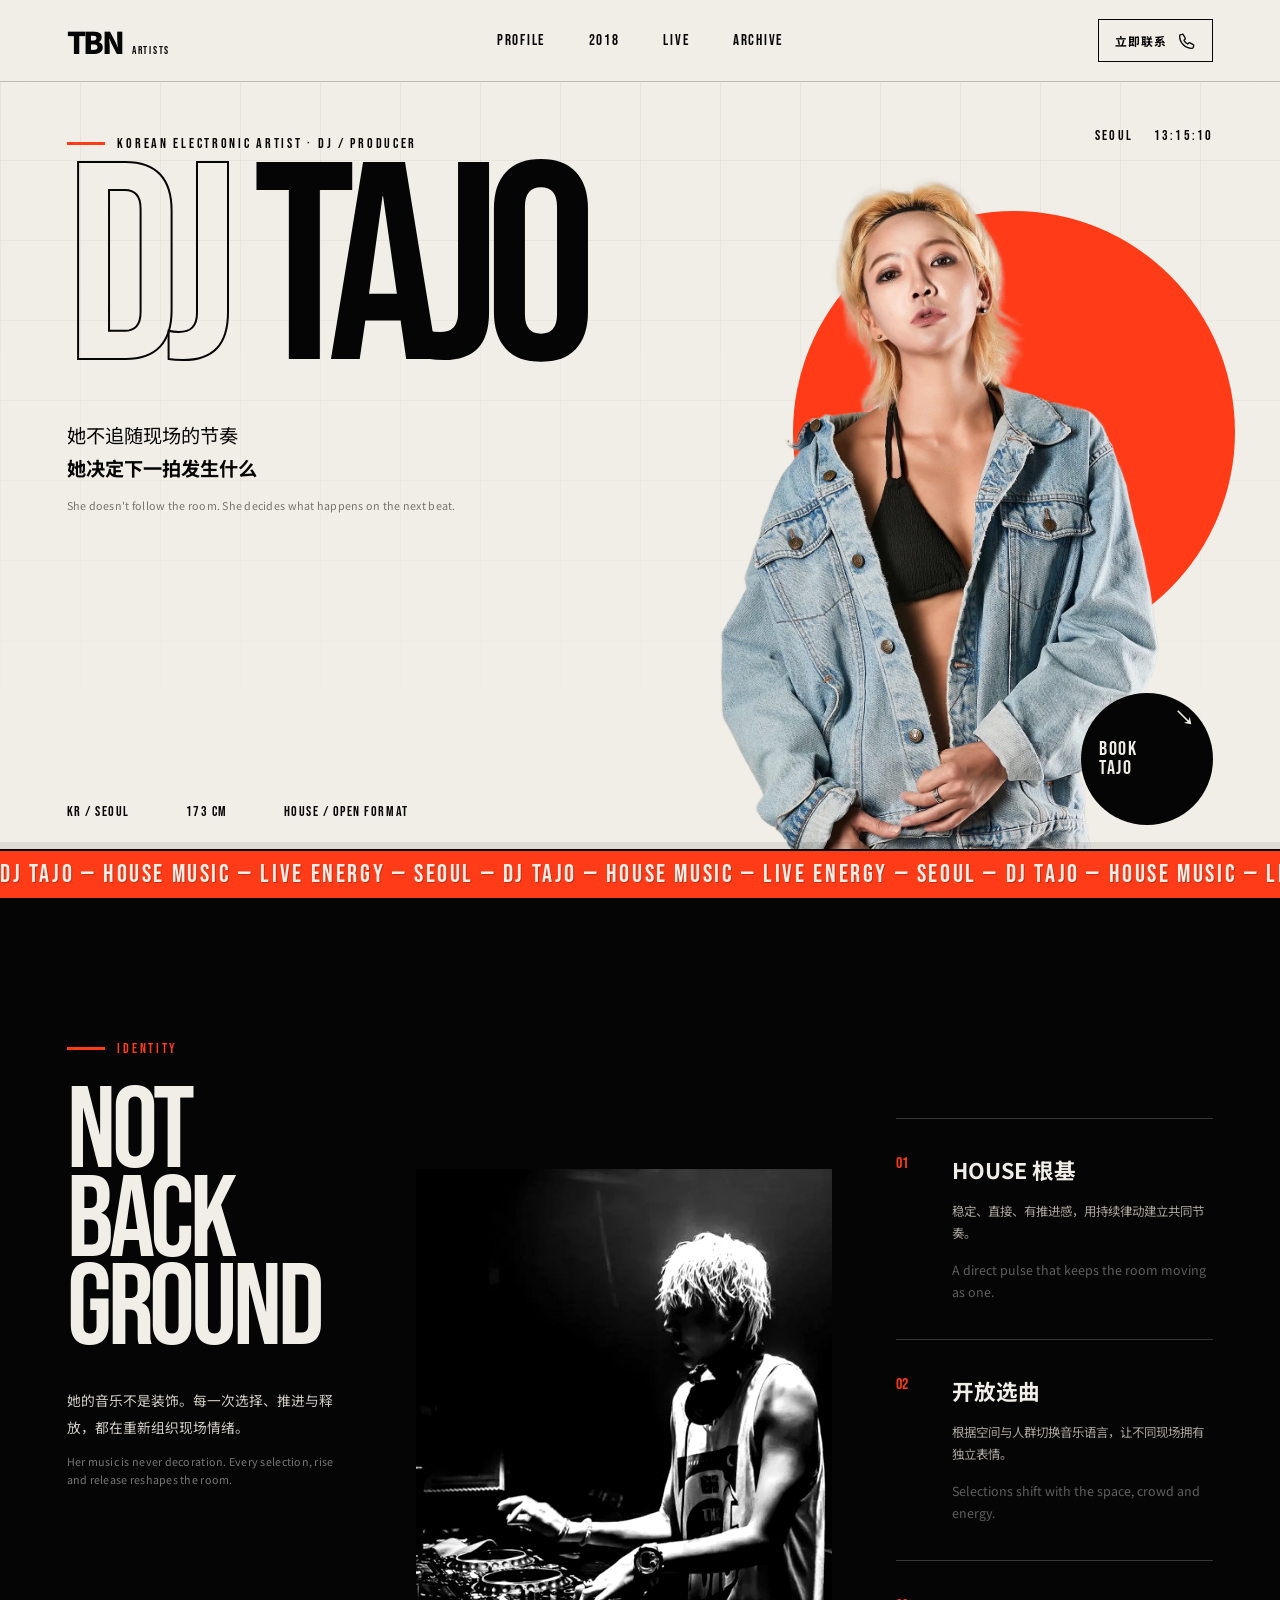
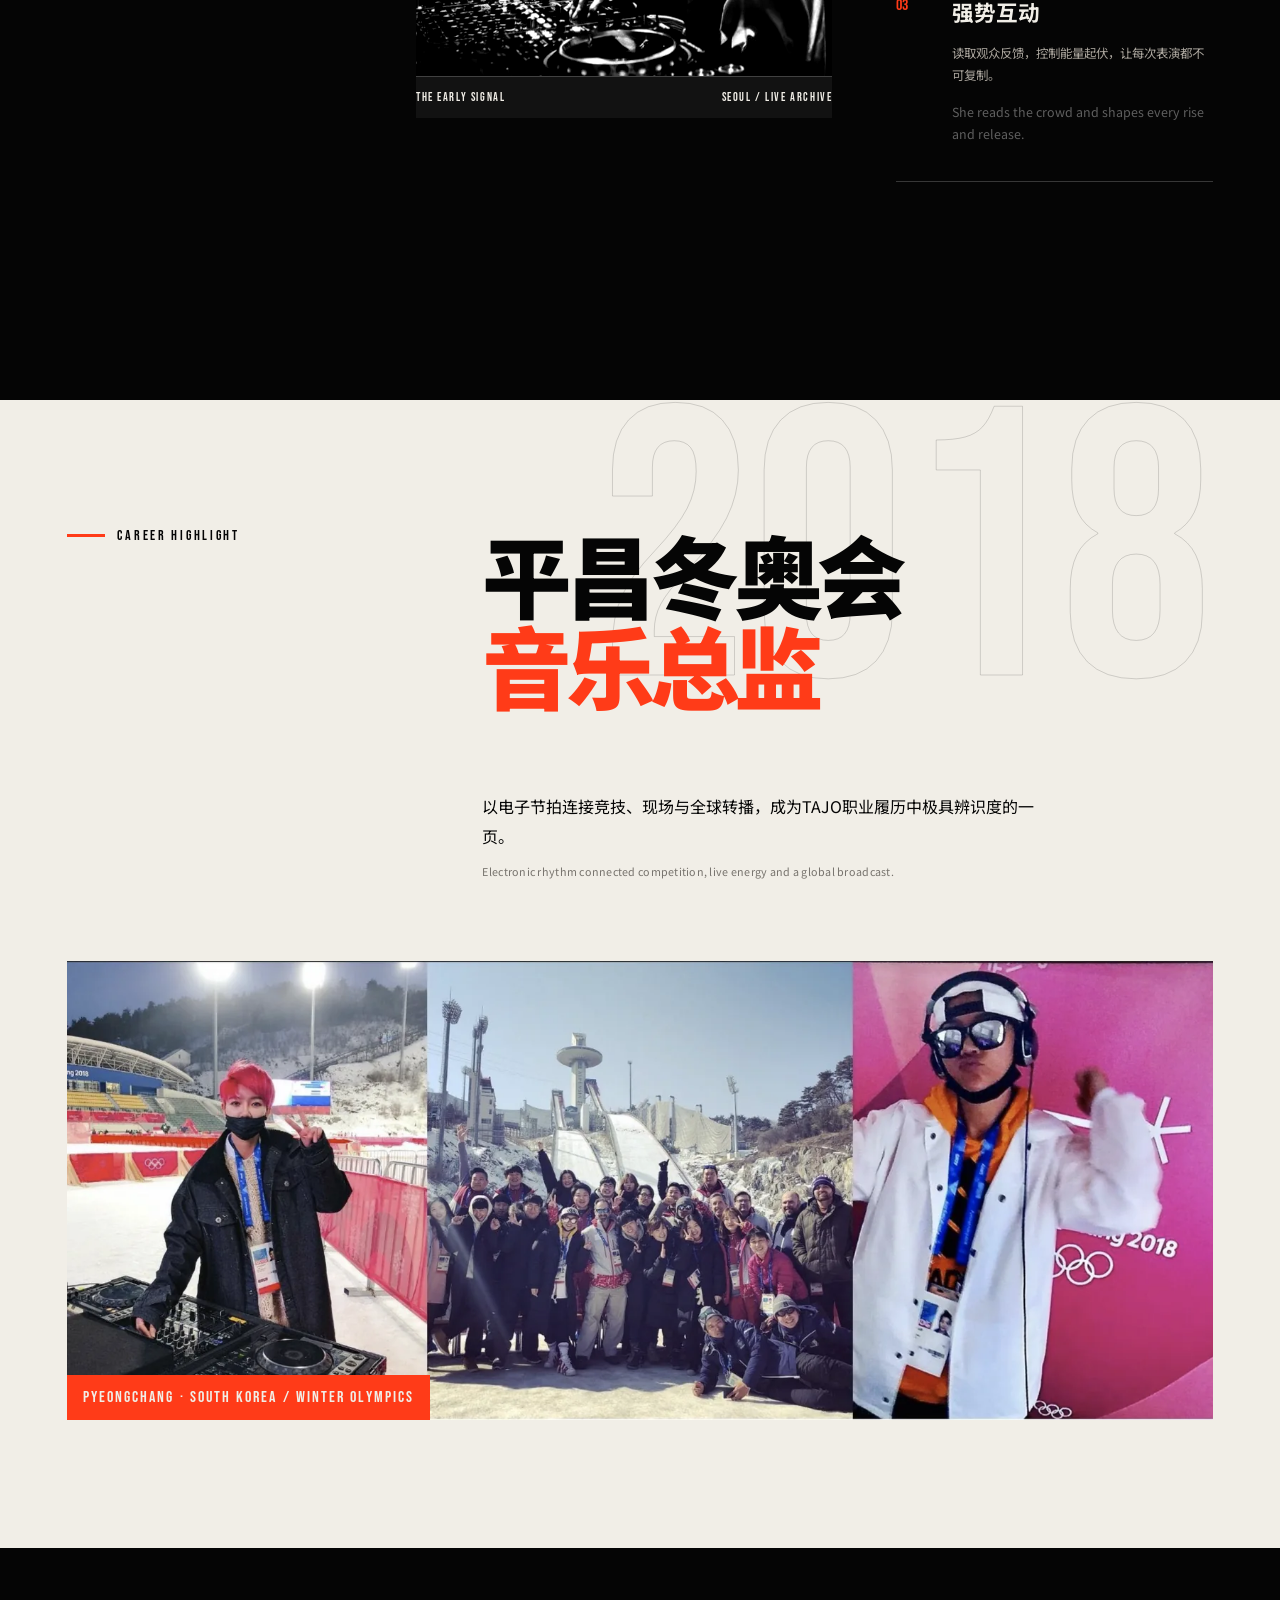
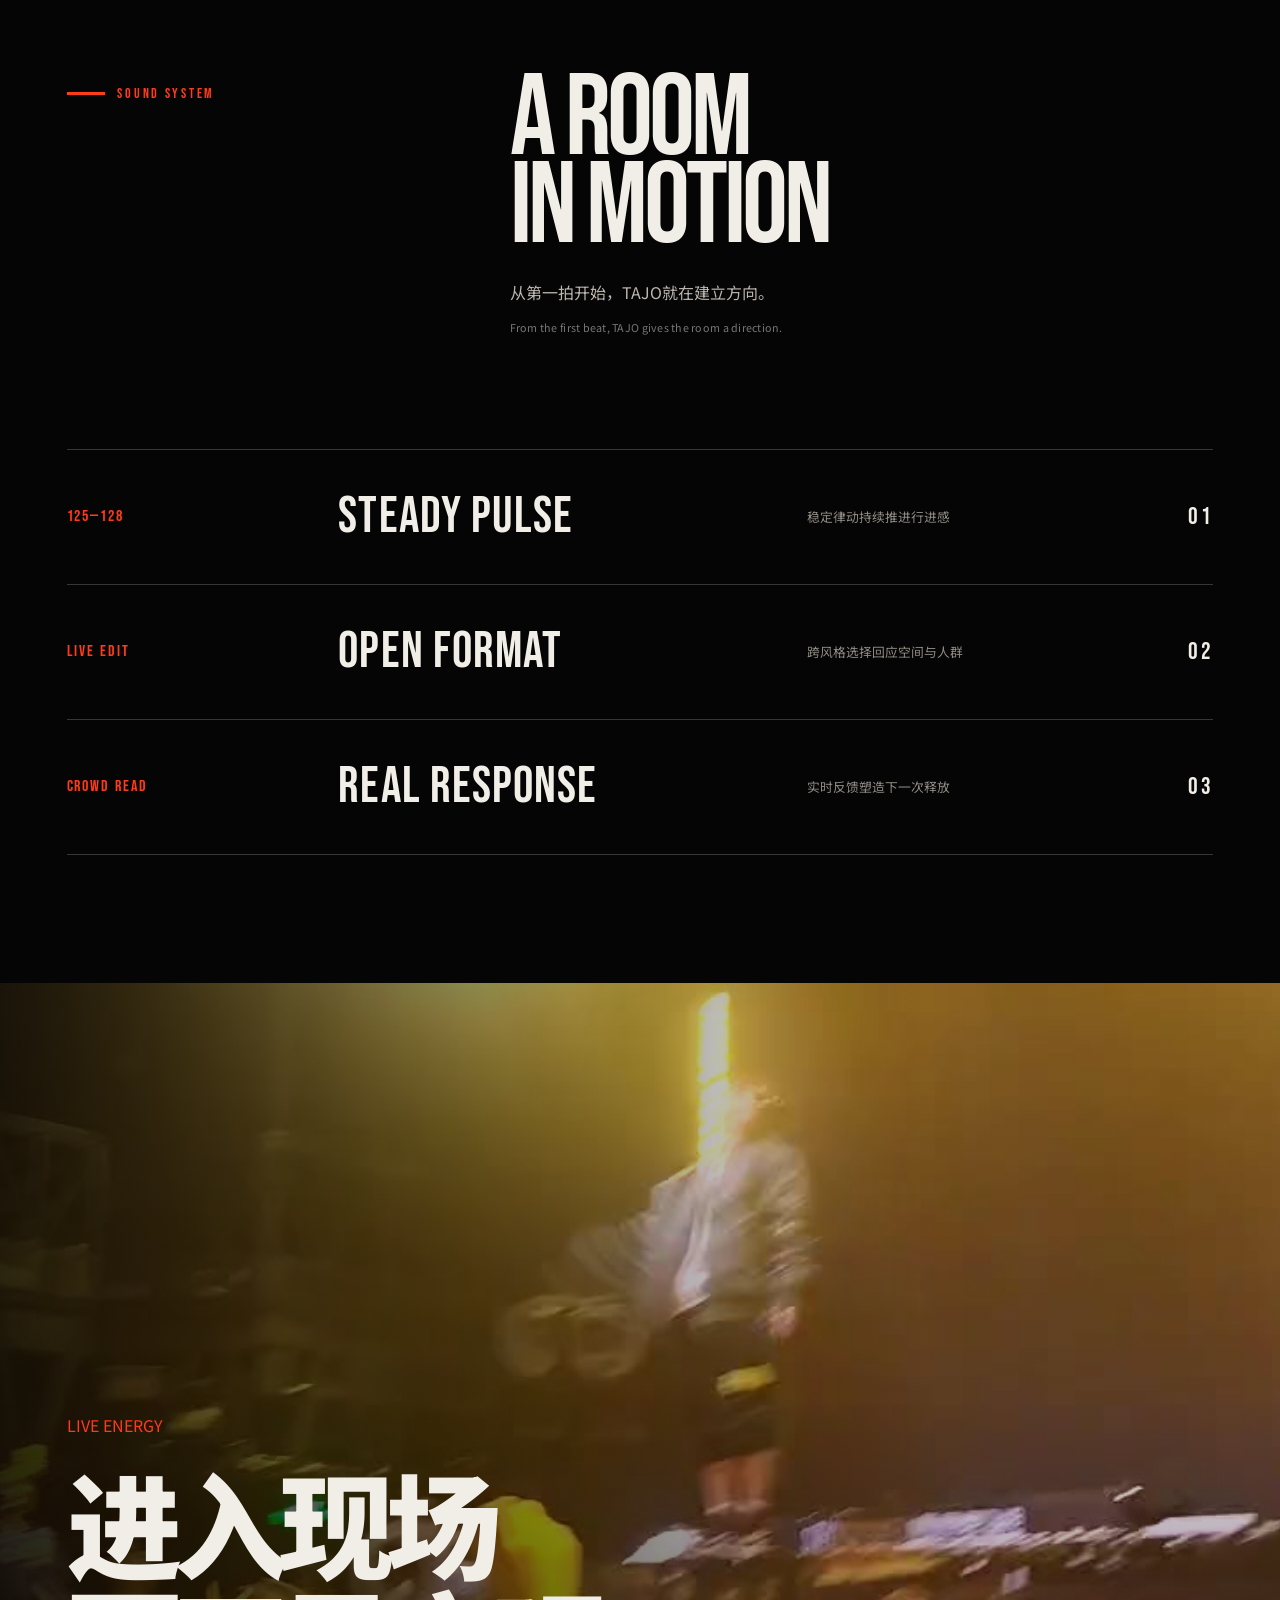
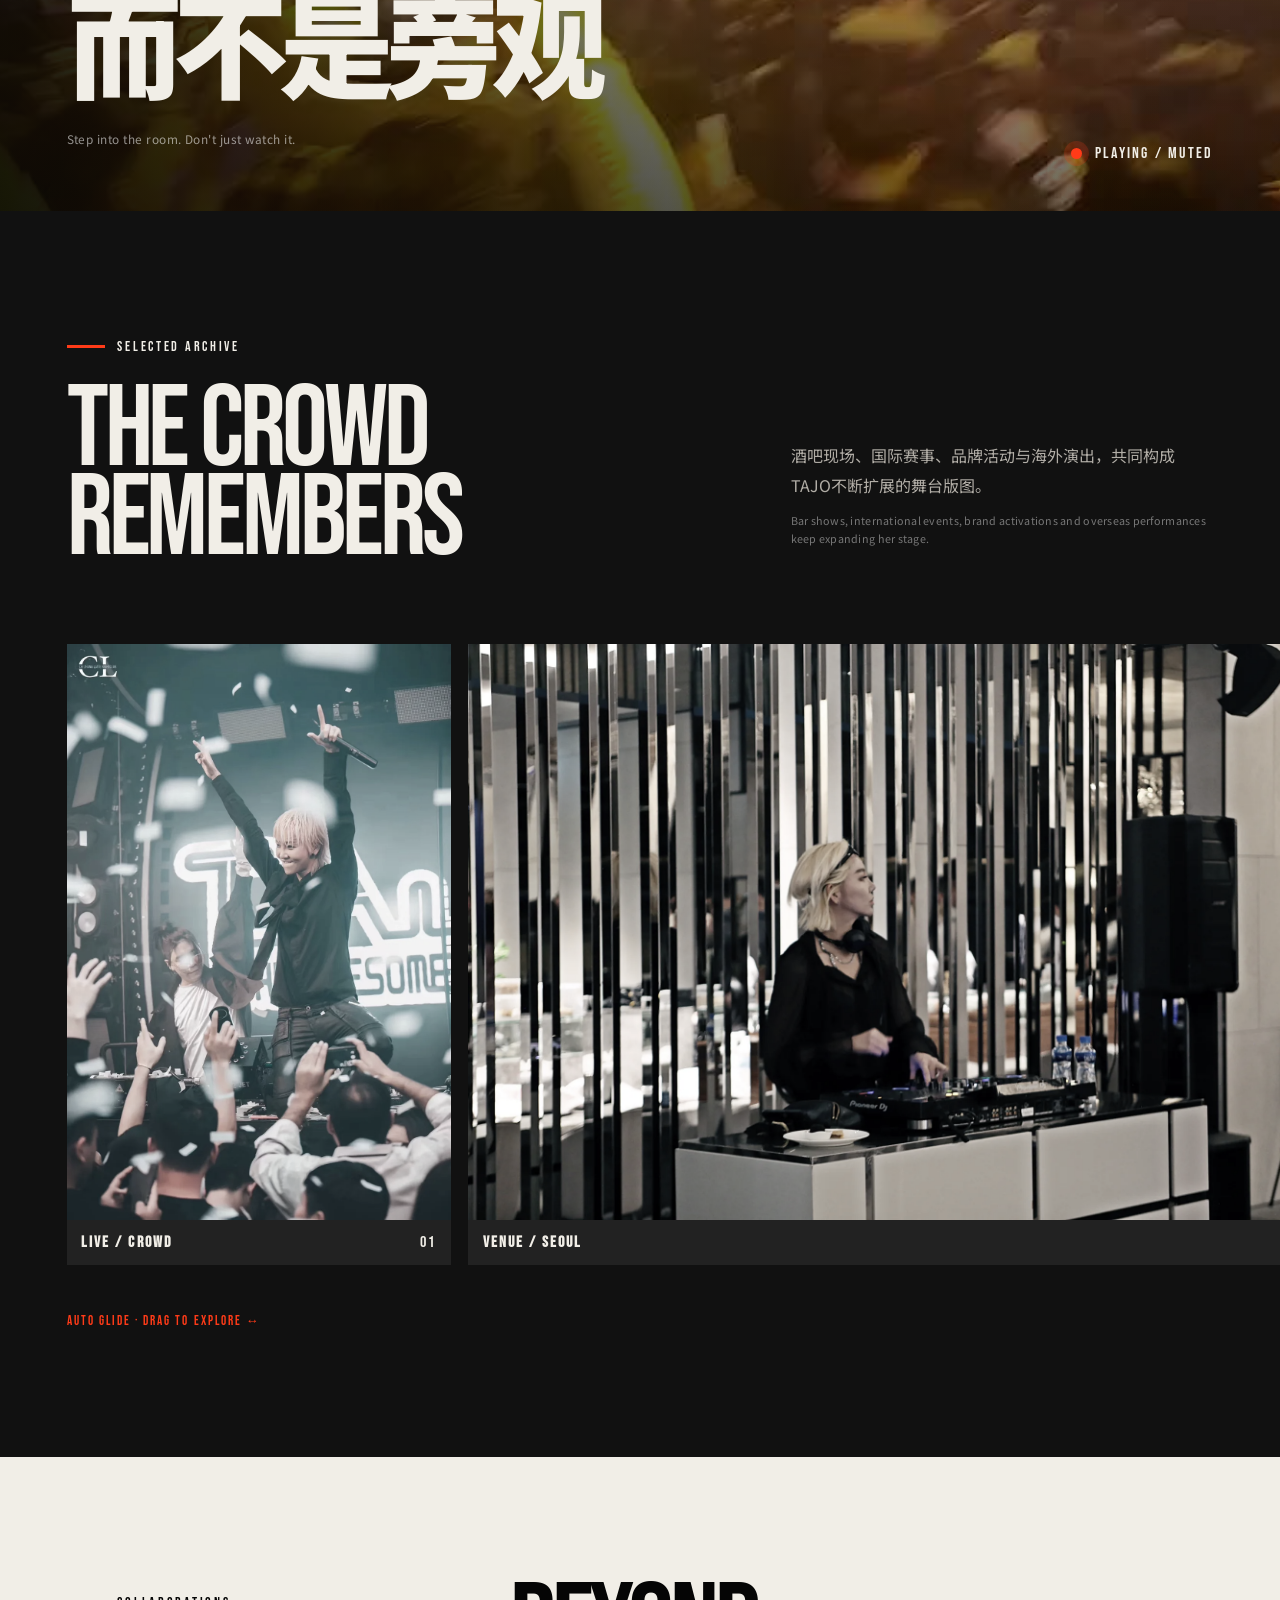
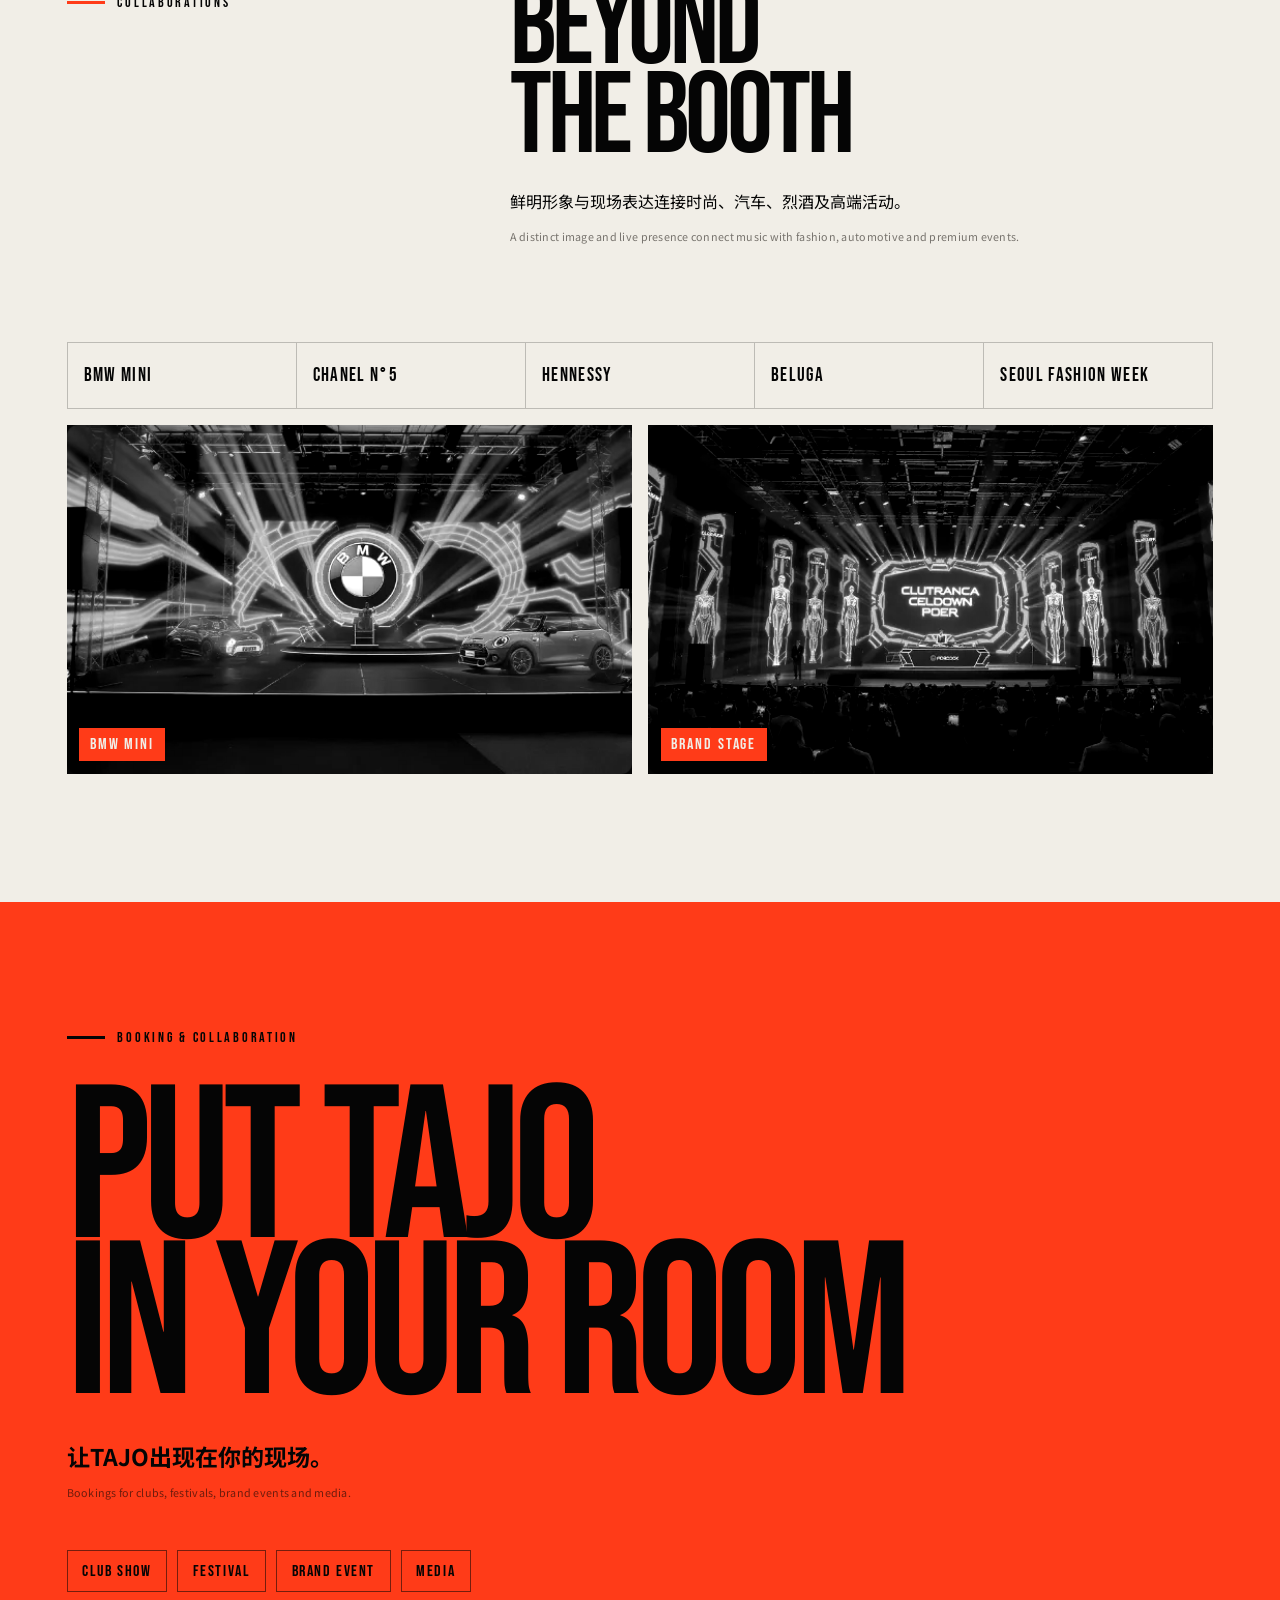
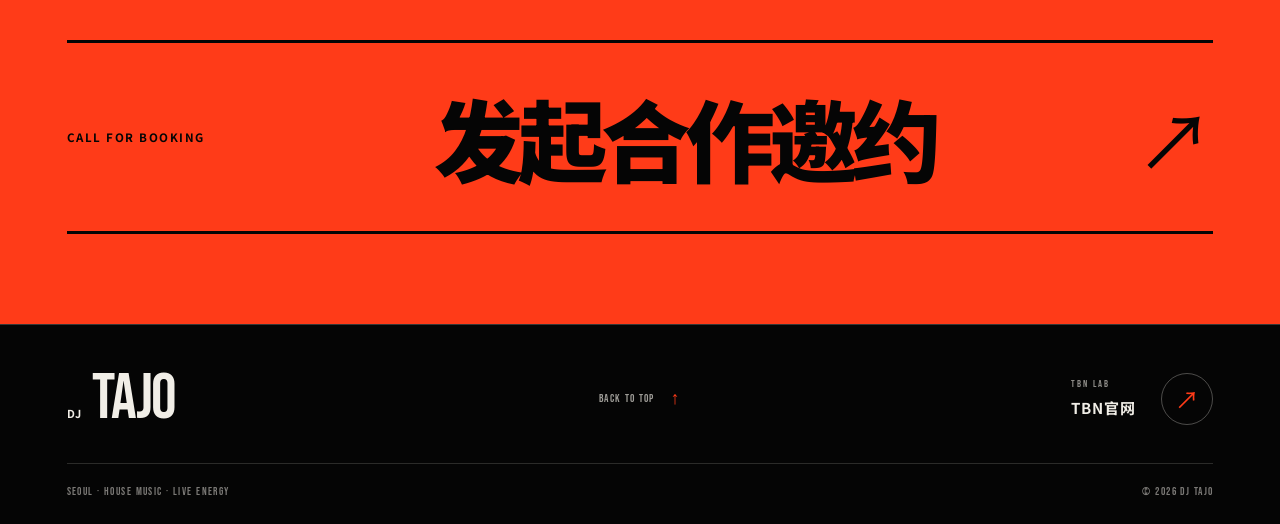
<file: artists/TAJO/index.html>
<!doctype html>
<html lang="zh-CN">
<head>
  <meta charset="utf-8">
  <meta name="viewport" content="width=device-width, initial-scale=1">
  <meta name="theme-color" content="#f1eee7">
  <meta name="description" content="DJ TAJO 韩国电子音乐艺人官方网站。现场演出、音乐节、品牌活动与商务合作预约。">
  <title>DJ TAJO｜韩国电子音乐艺人 · TBN ARTISTS</title>
  <link rel="icon" href="favicon.svg" type="image/svg+xml">
  <link rel="preconnect" href="https://fonts.googleapis.com">
  <link rel="preconnect" href="https://fonts.gstatic.com" crossorigin>
  <link href="https://fonts.googleapis.com/css2?family=Bebas+Neue&family=Noto+Sans+SC:wght@300;400;500;600;700;900&display=swap" rel="stylesheet">
  <link rel="stylesheet" href="styles.css?v=tajo-dark-footer-20261014">
  <script>document.documentElement.classList.add('js');</script>
  <script src="script.js" defer></script>

  <link rel="canonical" href="https://music824.github.io/tbnlab/artists/TAJO/">
  <meta property="og:title" content="DJ TAJO｜韩国电子音乐艺人 · TBN ARTISTS">
  <meta property="og:description" content="DJ TAJO 韩国电子音乐艺人官方网站。现场演出、音乐节、品牌活动与商务合作预约。">
  <meta property="og:type" content="website">
  <meta property="og:locale" content="zh_CN">
  <meta property="og:site_name" content="TBN实验室 TBN LAB">
  <meta property="og:url" content="https://music824.github.io/tbnlab/artists/TAJO/">
  <meta property="og:image" content="https://music824.github.io/tbnlab/artists/TAJO/assets/images/hero-denim.webp">
  <meta name="twitter:card" content="summary_large_image">
  <script type="application/ld+json">{"@context":"https://schema.org","@graph":[{"@type":"WebPage","@id":"https://music824.github.io/tbnlab/artists/TAJO/#webpage","url":"https://music824.github.io/tbnlab/artists/TAJO/","name":"DJ TAJO｜韩国电子音乐艺人 · TBN ARTISTS","description":"DJ TAJO 韩国电子音乐艺人官方网站。现场演出、音乐节、品牌活动与商务合作预约。","inLanguage":"zh-CN","isPartOf":{"@id":"https://music824.github.io/tbnlab/#website"},"publisher":{"@id":"https://music824.github.io/tbnlab/#organization"}},{"@type":"BreadcrumbList","itemListElement":[{"@type":"ListItem","position":1,"name":"TBN实验室","item":"https://music824.github.io/tbnlab/"},{"@type":"ListItem","position":2,"name":"TBN艺人","item":"https://music824.github.io/tbnlab/artists/"},{"@type":"ListItem","position":3,"name":"DJ TAJO","item":"https://music824.github.io/tbnlab/artists/TAJO/"}]}]}</script>
</head>
<body>
  <a class="skip-link" href="#main">跳到主要内容</a>
  <div class="loader" aria-hidden="true">
    <div class="loader-word"><span class="loader-signal">DJ TAJO</span><span class="loader-white">DJ TAJO</span></div>
    <i></i>
  </div>
  <div class="cursor" aria-hidden="true"><span>VIEW</span></div>
  <div class="progress" aria-hidden="true"><i></i></div>

  <header class="site-header" data-header>
    <a class="tbn-brand" href="../" aria-label="TBN ARTISTS，返回艺人总目录"><strong>TBN</strong><span>ARTISTS</span></a>
    <nav class="desktop-nav" aria-label="主要导航">
      <a href="#profile">PROFILE</a>
      <a href="#career">2018</a>
      <a href="#live">LIVE</a>
      <a href="#archive">ARCHIVE</a>
    </nav>
    <a class="quick-contact magnetic" href="tel:18839392020" aria-label="立即联系并拨打预约电话">
      <span>立即联系</span>
      <svg viewBox="0 0 24 24" fill="none" aria-hidden="true"><path d="M7.2 3.8 9.6 8c.3.6.2 1.3-.3 1.8L8 11.1c1.1 2.1 2.8 3.8 4.9 4.9l1.3-1.3c.5-.5 1.2-.6 1.8-.3l4.2 2.4c.6.3.9 1 .7 1.7l-.5 2c-.2.8-.9 1.3-1.7 1.3C9.6 21.8 2.2 14.4 2.2 5.3c0-.8.5-1.5 1.3-1.7l2-.5c.7-.2 1.4.1 1.7.7Z" stroke="currentColor" stroke-width="1.8" stroke-linecap="round" stroke-linejoin="round"/></svg>
    </a>
    <button class="menu-toggle" type="button" aria-label="打开菜单" aria-expanded="false" aria-controls="mobile-menu"><span></span><span></span></button>
  </header>

  <div class="mobile-menu" id="mobile-menu" aria-hidden="true">
    <nav aria-label="手机导航">
      <a href="#profile"><small>01</small>艺人介绍</a>
      <a href="#career"><small>02</small>核心履历</a>
      <a href="#live"><small>03</small>现场表现</a>
      <a href="#archive"><small>04</small>影像档案</a>
      <a href="#booking"><small>05</small>预约合作</a>
    </nav>
    <a href="tel:18839392020">TEL · 188 3939 2020</a>
  </div>

  <main id="main">
    <section class="hero" id="top" aria-labelledby="hero-title">
      <div class="hero-time" aria-hidden="true"><span>SEOUL</span><span data-clock>00:00:00</span></div>
      <div class="hero-copy">
        <p class="kicker" data-reveal>KOREAN ELECTRONIC ARTIST · DJ / PRODUCER</p>
        <h1 id="hero-title" aria-label="DJ TAJO"><span>DJ</span>&nbsp;<strong>TAJO</strong></h1>
        <p class="hero-line" data-reveal>她不追随现场的节奏<br><b>她决定下一拍发生什么</b><small lang="en">She doesn't follow the room. She decides what happens on the next beat.</small></p>
      </div>
      <div class="hero-visual" data-parallax aria-hidden="true">
        <div class="signal-disc"></div>
        <img src="assets/images/hero-denim.webp" alt="" fetchpriority="high" decoding="async">
      </div>
      <a class="hero-book magnetic" href="#booking"><span>BOOK<br>TAJO</span><b>↘</b></a>
      <div class="hero-index" aria-label="艺人关键信息"><span>KR / SEOUL</span><span>173 CM</span><span>HOUSE / OPEN FORMAT</span></div>
      <div class="motion-strip" aria-hidden="true">
        <div class="motion-track">
          <span>DJ TAJO&nbsp;—&nbsp;HOUSE MUSIC&nbsp;—&nbsp;LIVE ENERGY&nbsp;—&nbsp;SEOUL&nbsp;—&nbsp;DJ TAJO&nbsp;—&nbsp;HOUSE MUSIC&nbsp;—&nbsp;LIVE ENERGY&nbsp;—&nbsp;SEOUL&nbsp;—&nbsp;DJ TAJO&nbsp;—&nbsp;HOUSE MUSIC&nbsp;—&nbsp;LIVE ENERGY&nbsp;—&nbsp;SEOUL&nbsp;—&nbsp;DJ TAJO&nbsp;—&nbsp;HOUSE MUSIC&nbsp;—&nbsp;LIVE ENERGY&nbsp;—&nbsp;SEOUL&nbsp;—&nbsp;</span>
          <span>DJ TAJO&nbsp;—&nbsp;HOUSE MUSIC&nbsp;—&nbsp;LIVE ENERGY&nbsp;—&nbsp;SEOUL&nbsp;—&nbsp;DJ TAJO&nbsp;—&nbsp;HOUSE MUSIC&nbsp;—&nbsp;LIVE ENERGY&nbsp;—&nbsp;SEOUL&nbsp;—&nbsp;DJ TAJO&nbsp;—&nbsp;HOUSE MUSIC&nbsp;—&nbsp;LIVE ENERGY&nbsp;—&nbsp;SEOUL&nbsp;—&nbsp;DJ TAJO&nbsp;—&nbsp;HOUSE MUSIC&nbsp;—&nbsp;LIVE ENERGY&nbsp;—&nbsp;SEOUL&nbsp;—&nbsp;</span>
        </div>
      </div>
    </section>

    <section class="profile" id="profile" aria-labelledby="profile-title">
      <div class="profile-sticky">
        <p class="section-code">IDENTITY</p>
        <h2 id="profile-title">NOT<br>BACK<br>GROUND</h2>
        <p class="profile-cn">她的音乐不是装饰。每一次选择、推进与释放，都在重新组织现场情绪。<span lang="en">Her music is never decoration. Every selection, rise and release reshapes the room.</span></p>
      </div>
      <figure class="profile-photo media-hover" data-reveal>
        <img src="assets/images/early-live.webp" alt="TAJO 早期DJ演出现场" loading="lazy" decoding="async">
        <figcaption><span>THE EARLY SIGNAL</span><span>SEOUL / LIVE ARCHIVE</span></figcaption>
      </figure>
      <div class="profile-notes">
        <article data-reveal><span>01</span><h3>HOUSE 根基</h3><p>稳定、直接、有推进感，用持续律动建立共同节奏。</p><small lang="en">A direct pulse that keeps the room moving as one.</small></article>
        <article data-reveal><span>02</span><h3>开放选曲</h3><p>根据空间与人群切换音乐语言，让不同现场拥有独立表情。</p><small lang="en">Selections shift with the space, crowd and energy.</small></article>
        <article data-reveal><span>03</span><h3>强势互动</h3><p>读取观众反馈，控制能量起伏，让每次表演都不可复制。</p><small lang="en">She reads the crowd and shapes every rise and release.</small></article>
      </div>
    </section>

    <section class="career" id="career" aria-labelledby="career-title">
      <div class="career-heading">
        <p class="section-code">CAREER HIGHLIGHT</p>
        <p class="career-year" aria-hidden="true">2018</p>
        <h2 id="career-title">平昌冬奥会<br><em>音乐总监</em></h2>
        <p>以电子节拍连接竞技、现场与全球转播，成为TAJO职业履历中极具辨识度的一页。<span lang="en">Electronic rhythm connected competition, live energy and a global broadcast.</span></p>
      </div>
      <figure class="career-image media-hover" data-reveal>
        <img src="assets/images/pyeongchang.webp" alt="TAJO 2018平昌冬奥会工作与团队合影" loading="lazy" decoding="async">
        <figcaption>PYEONGCHANG · SOUTH KOREA / WINTER OLYMPICS</figcaption>
      </figure>
    </section>

    <section class="sound" id="sound" aria-labelledby="sound-title">
      <header class="sound-header" data-reveal>
        <p class="section-code">SOUND SYSTEM</p>
        <h2 id="sound-title">A ROOM<br>IN MOTION</h2>
        <p>从第一拍开始，TAJO就在建立方向。<span lang="en">From the first beat, TAJO gives the room a direction.</span></p>
      </header>
      <div class="sound-table">
        <article data-reveal><span>125—128</span><h3>STEADY PULSE</h3><p>稳定律动持续推进行进感</p><b>01</b></article>
        <article data-reveal><span>LIVE EDIT</span><h3>OPEN FORMAT</h3><p>跨风格选择回应空间与人群</p><b>02</b></article>
        <article data-reveal><span>CROWD READ</span><h3>REAL RESPONSE</h3><p>实时反馈塑造下一次释放</p><b>03</b></article>
      </div>
    </section>

    <section class="live" id="live" aria-labelledby="live-title">
      <video autoplay muted loop playsinline preload="metadata" poster="assets/images/live-video-poster.jpg" aria-label="TAJO现场演出视频">
        <source src="assets/video/tajo-live.mp4" type="video/mp4">
      </video>
      <div class="live-shade"></div>
      <div class="live-copy" data-reveal><p>LIVE ENERGY</p><h2 id="live-title">进入现场<br>而不是旁观</h2><span lang="en">Step into the room. Don't just watch it.</span></div>
      <div class="live-state" aria-hidden="true"><i></i><span>PLAYING / MUTED</span></div>
    </section>

    <section class="archive" id="archive" aria-labelledby="archive-title">
      <div class="archive-head">
        <div><p class="section-code">SELECTED ARCHIVE</p><h2 id="archive-title">THE CROWD<br>REMEMBERS</h2></div>
        <p>酒吧现场、国际赛事、品牌活动与海外演出，共同构成TAJO不断扩展的舞台版图。<span lang="en">Bar shows, international events, brand activations and overseas performances keep expanding her stage.</span></p>
      </div>
      <div class="archive-rail" data-archive aria-label="TAJO演出影像，可横向滚动">
        <figure class="media-hover"><img src="assets/images/live-crowd.webp" alt="TAJO与演出现场观众互动" loading="lazy" decoding="async"><figcaption><b>LIVE / CROWD</b><span>01</span></figcaption></figure>
        <figure class="media-hover"><img src="assets/images/venue.webp" alt="TAJO首尔高端活动演出" loading="lazy" decoding="async"><figcaption><b>VENUE / SEOUL</b><span>02</span></figcaption></figure>
        <figure class="media-hover"><img src="assets/images/live-collage-v2-site.webp" alt="TAJO海外巡演与现场互动双图档案" loading="lazy" width="971" height="1620" decoding="async"><figcaption><b>TOUR / PERFORMANCE</b><span>03</span></figcaption></figure>
        <figure class="media-hover"><img src="assets/images/interview.webp" alt="TAJO活动媒体采访" loading="lazy" decoding="async"><figcaption><b>MEDIA / INTERVIEW</b><span>04</span></figcaption></figure>
      </div>
      <p class="drag-note">AUTO GLIDE · DRAG TO EXPLORE ↔</p>
    </section>

    <section class="brands" id="brands" aria-labelledby="brands-title">
      <div class="brands-copy" data-reveal><p class="section-code">COLLABORATIONS</p><h2 id="brands-title">BEYOND<br>THE BOOTH</h2><p>鲜明形象与现场表达连接时尚、汽车、烈酒及高端活动。<span lang="en">A distinct image and live presence connect music with fashion, automotive and premium events.</span></p></div>
      <div class="brand-list" aria-label="合作品牌"><span>BMW MINI</span><span>CHANEL N°5</span><span>HENNESSY</span><span>BELUGA</span><span>SEOUL FASHION WEEK</span></div>
      <div class="brand-gallery">
        <figure class="media-hover" data-reveal><img src="assets/images/brand-bmw.webp" alt="BMW MINI品牌合作现场" loading="lazy" decoding="async"><figcaption>BMW MINI</figcaption></figure>
        <figure class="media-hover" data-reveal><img src="assets/images/brand-stage.webp" alt="大型品牌活动舞台" loading="lazy" decoding="async"><figcaption>BRAND STAGE</figcaption></figure>
      </div>
    </section>

    <section class="booking" id="booking" aria-labelledby="booking-title">
      <p class="section-code">BOOKING & COLLABORATION</p>
      <h2 id="booking-title">PUT TAJO<br>IN YOUR ROOM</h2>
      <p class="booking-cn">让TAJO出现在你的现场。<span lang="en">Bookings for clubs, festivals, brand events and media.</span></p>
      <div class="booking-types"><span>CLUB SHOW</span><span>FESTIVAL</span><span>BRAND EVENT</span><span>MEDIA</span></div>
      <button class="booking-call magnetic" type="button" aria-label="打开TAJO合作邀约表单" data-booking-open><small>CALL FOR BOOKING</small><strong>发起合作邀约</strong><b aria-hidden="true">↗</b></button>
      <footer class="tajo-footer">
        <div class="tajo-footer__identity" aria-label="DJ TAJO"><span>DJ</span><strong>TAJO</strong></div>
        <a class="tajo-footer__top" href="#top">BACK TO TOP <span aria-hidden="true">↑</span></a>
        <a class="tajo-footer__home" href="../../"><span class="tajo-footer__home-text"><small>TBN LAB</small><span>TBN官网</span></span><span class="tajo-footer__arrow" aria-hidden="true">↗</span></a>
        <div class="tajo-footer__meta"><span>SEOUL · HOUSE MUSIC · LIVE ENERGY</span><span>© 2026 DJ TAJO</span></div>
      </footer>
    </section>
  </main>

  <dialog class="booking-dialog" aria-labelledby="booking-dialog-title" data-booking-dialog>
    <button class="booking-dialog-close" type="button" aria-label="关闭合作邀约" data-booking-close>×</button>
    <p class="booking-dialog-eyebrow">TBN ARTISTS / BOOKING</p>
    <h2 id="booking-dialog-title">邀请 TAJO 登台。</h2>
    <p class="booking-dialog-intro">填写演出安排和联系方式，直接向 TBN 经纪团队发送邀约。</p>
    <form class="booking-form" action="https://formsubmit.co/kpopcn@agent.qq.com" method="POST" aria-describedby="booking-privacy booking-status" data-booking-form>
      <input type="hidden" name="_subject" value="TBN · DJ TAJO 演出邀约">
      <input type="hidden" name="_template" value="table">
      <input type="hidden" name="意向艺人" value="DJ TAJO">
      <label class="booking-honeypot" aria-hidden="true">请留空<input name="_honey" type="text" tabindex="-1" autocomplete="off"></label>
      <label>演出城市<input name="city" autocomplete="address-level2" placeholder="例如：杭州" required maxlength="50"></label>
      <label data-date-picker>意向日期<input name="date" type="date" required></label>
      <label class="booking-form-full">活动类型<select name="type"><option>夜店演出</option><option>品牌活动</option><option>音乐节 / 派对</option><option>海外演出</option><option>媒体 / 采访</option><option>其他演出合作</option></select></label>
      <label class="booking-form-full">联系方式 / 微信（必填）<input name="contact" type="text" placeholder="请填写微信、手机或邮箱" required autocomplete="off" autocapitalize="none" spellcheck="false" maxlength="80"></label>
      <label class="booking-form-full">补充需求<textarea name="notes" rows="2" placeholder="场地、时长、预算范围等（选填）" maxlength="1000"></textarea></label>
      <p class="booking-form-privacy booking-form-full" id="booking-privacy">点击确定后，TBN 工作人员会第一时间与你联系。</p>
      <button class="booking-form-submit booking-form-full" type="submit" data-booking-submit>确定 <span aria-hidden="true">↗</span></button>
    </form>
    <p class="booking-dialog-status" id="booking-status" role="status" aria-live="polite" aria-atomic="true" data-booking-status></p>
  </dialog>
</body>
</html>
</file>
<file: assets/contact.css>
.tbn-contact-dialog{--contact-accent:#8aafff;--contact-ink:#080c15;width:min(440px,calc(100% - 32px));max-height:calc(100dvh - 32px);margin:auto;padding:32px;border:1px solid color-mix(in srgb,var(--contact-accent) 28%,#252525);border-radius:18px;color:#f4f3f8;background:var(--contact-ink);box-shadow:0 28px 100px #0008;overflow:auto;font-family:"Noto Sans SC","PingFang SC",sans-serif;opacity:0;transform:translateY(16px);transition:opacity .35s ease,transform .45s cubic-bezier(.18,.82,.22,1)}
.tbn-contact-dialog[open]{opacity:1;transform:none}
body[data-contact-theme="club"] .tbn-contact-dialog{--contact-accent:#ff4d00;--contact-ink:#11110f;border-radius:3px}
body[data-contact-theme="founder"] .tbn-contact-dialog{--contact-accent:#d5ff36;--contact-ink:#101313;border-radius:6px}
.tbn-contact-dialog::backdrop{background:rgba(0,0,0,.76);backdrop-filter:blur(8px)}
.tbn-contact-dialog *{box-sizing:border-box}
.tbn-contact-close{position:absolute;top:12px;right:12px;display:grid;width:40px;height:40px;place-items:center;border:1px solid #ffffff25;border-radius:50%;color:inherit;background:transparent;cursor:pointer;font:400 24px/1 sans-serif}
.tbn-contact-close:focus-visible,.tbn-contact-tabs button:focus-visible{outline:2px solid var(--contact-accent);outline-offset:4px}
.tbn-contact-kicker{margin:3px 44px 17px 0;color:var(--contact-accent);font:500 10px/1.5 monospace;letter-spacing:.18em}
.tbn-contact-title{margin:0 24px 10px 0;color:inherit;font:700 clamp(23px,5.8vw,30px)/1.35 "Noto Sans SC","PingFang SC",sans-serif;letter-spacing:-.035em}
.tbn-contact-intro{min-height:22px;margin:0 0 24px;color:#ffffff8c;font:400 12px/1.8 "Noto Sans SC","PingFang SC",sans-serif}
.tbn-contact-tabs{display:flex;gap:5px;margin:0 0 22px;padding:4px;border:1px solid #ffffff1c;border-radius:8px;background:#ffffff04}
.tbn-contact-tabs button{flex:1;min-height:40px;padding:8px 3px;border:0;border-radius:5px;color:#ffffff80;background:transparent;cursor:pointer;font:500 11px/1.4 "Noto Sans SC","PingFang SC",sans-serif;transition:color .25s,background .25s}
.tbn-contact-tabs button[aria-selected="true"]{color:var(--contact-ink);background:var(--contact-accent)}
.tbn-contact-code{display:block;margin:0}
.tbn-qr-frame{position:relative;width:min(100%,264px);aspect-ratio:1;margin:0 auto;overflow:hidden;background:#fff;border:12px solid #fff;border-radius:9px;isolation:isolate}
.tbn-qr-frame img{position:absolute;display:block;width:100%;height:auto;max-width:none;left:0;top:0}
.tbn-qr-frame[data-channel="douyin"] img{width:146.214%;left:-23.497%;top:-28.842%}
.tbn-qr-frame[data-channel="channels"] img{width:137.647%;left:-18.824%;top:-47.059%}
.tbn-contact-note{margin:18px 0 0;text-align:center;color:#ffffff91;font:400 12px/1.8 "Noto Sans SC","PingFang SC",sans-serif}
.tbn-contact-actions{display:flex;flex-wrap:wrap;gap:12px;margin-top:30px}
.tbn-contact-action{display:inline-flex;align-items:center;justify-content:space-between;gap:30px;min-height:48px;padding:13px 20px;border:1px solid currentColor;color:inherit;background:transparent;text-decoration:none;cursor:pointer;font:600 13px/1.5 "Noto Sans SC","PingFang SC",sans-serif;transition:background .3s,color .3s}
.tbn-contact-action:hover{color:#101313;background:#d5ff36}
.tbn-contact-action:focus-visible{outline:2px solid currentColor;outline-offset:5px}
@starting-style{.tbn-contact-dialog[open]{opacity:0;transform:translateY(16px)}}
@media(max-width:480px){.tbn-contact-dialog{padding:30px 22px 25px}.tbn-contact-tabs{gap:2px}.tbn-contact-title{font-size:25px}.tbn-contact-actions{gap:10px}.tbn-contact-action{padding:12px 16px;gap:20px}}
@media(prefers-reduced-motion:reduce){.tbn-contact-dialog,.tbn-contact-tabs button,.tbn-contact-action{transition:none}}
</file>
<file: assets/site-pages.css>
:root{color-scheme:dark;--blue:#0059ff;--soft:#8aafff}*{box-sizing:border-box}body{margin:0;color:#f4f3f8;background:#03050b;font-family:"Noto Sans SC","PingFang SC",sans-serif}a{color:inherit}header{display:flex;justify-content:space-between;align-items:center;gap:24px;max-width:1160px;margin:auto;padding:30px 28px;border-bottom:1px solid #ffffff1a}header a{text-decoration:none;font-size:12px}header .brand{font-weight:800;font-size:24px;letter-spacing:-.06em}main{max-width:920px;margin:0 auto;padding:clamp(64px,10vw,120px) 28px 80px}.kicker{color:var(--soft);font:11px/1.5 monospace;letter-spacing:.18em}h1{margin:24px 0 36px;font-size:clamp(38px,6vw,72px);line-height:1.15;letter-spacing:-.06em}.intro{max-width:720px;color:#ffffffac;font-size:clamp(16px,2vw,19px);line-height:2}.intro p{margin:0 0 24px}.page-actions{display:flex;flex-wrap:wrap;gap:14px;margin-top:38px}.page-actions a{display:inline-flex;align-items:center;justify-content:space-between;gap:32px;padding:14px 20px;border:1px solid #8aafff50;color:#e5eeff;text-decoration:none;font-size:13px}.page-actions a:hover{background:#0059ff22}a:focus-visible{outline:2px solid var(--soft);outline-offset:5px}.contact-layout{display:grid;grid-template-columns:1fr 300px;align-items:center;gap:52px}.contact-card{padding:24px;border:1px solid #8aafff35;border-radius:16px;background:#041a5340}.contact-card .tbn-contact-note{color:#ffffffac}.contact-name{margin:0 0 20px;text-align:center;font-size:16px}.page-footer{max-width:1160px;margin:0 auto;padding:24px 28px;color:#ffffff60;font:10px/1.7 monospace;letter-spacing:.13em;border-top:1px solid #ffffff1a}.page-directory{display:flex;gap:20px;flex-wrap:wrap;margin-top:48px;font-size:13px;color:var(--soft)}@media(max-width:700px){.contact-layout{grid-template-columns:1fr;gap:32px}.contact-card{width:min(100%,320px)}header{padding:24px}.intro{font-size:16px}}@media(prefers-reduced-motion:reduce){*{scroll-behavior:auto!important}}
</file>
<file: artists/styles.css>
:root {
  --ink: #05070c;
  --ink-soft: #0b0f18;
  --paper: #f2f0e9;
  --paper-dim: #a8acb5;
  --blue: #2f64ff;
  --blue-hot: #5d83ff;
  --acid: #c8ff2e;
  --line: rgba(242, 240, 233, 0.18);
  --font-display: "Avenir Next Condensed", "DIN Condensed", "Helvetica Neue", sans-serif;
  --font-korean-display: "Apple SD Gothic Neo", "Noto Sans KR", sans-serif;
  --font-serif: "Bodoni 72", Didot, Georgia, serif;
  --font-body: "Avenir Next", "Helvetica Neue", sans-serif;
  --font-mono: "SFMono-Regular", Menlo, monospace;
  --page-pad: clamp(20px, 4vw, 68px);
  --ease-out: cubic-bezier(0.16, 1, 0.3, 1);
}

* {
  box-sizing: border-box;
}

html {
  scroll-behavior: smooth;
  background: var(--ink);
}

body {
  margin: 0;
  overflow-x: hidden;
  color: var(--paper);
  background:
    radial-gradient(circle at 84% 6%, rgba(47, 100, 255, 0.15), transparent 30%),
    var(--ink);
  font-family: var(--font-body);
  -webkit-font-smoothing: antialiased;
}

body::before {
  position: fixed;
  z-index: 40;
  inset: 0;
  pointer-events: none;
  content: "";
  opacity: 0.14;
  background-image: url("data:image/svg+xml,%3Csvg viewBox='0 0 180 180' xmlns='http://www.w3.org/2000/svg'%3E%3Cfilter id='n'%3E%3CfeTurbulence type='fractalNoise' baseFrequency='.9' numOctaves='3' stitchTiles='stitch'/%3E%3C/filter%3E%3Crect width='100%25' height='100%25' filter='url(%23n)' opacity='.35'/%3E%3C/svg%3E");
  mix-blend-mode: soft-light;
}

body.is-modal-open {
  overflow: hidden;
}

a {
  color: inherit;
  text-decoration: none;
}

button {
  color: inherit;
  font: inherit;
}

button,
a {
  -webkit-tap-highlight-color: transparent;
}

img {
  display: block;
  max-width: 100%;
}

.boot-screen {
  --boot-x: 0px;
  --boot-y: 0px;
  position: fixed;
  z-index: 1000;
  inset: 0;
  display: grid;
  place-items: center;
  overflow: hidden;
  background: #01030b;
  will-change: clip-path, opacity;
}

.boot-screen.is-exiting {
  animation: boot-away 1.1s cubic-bezier(0.76, 0, 0.24, 1) forwards;
}

.boot-screen::after {
  position: absolute;
  inset: 0;
  z-index: 2;
  content: "";
  background: rgba(0, 3, 17, 0.3);
  box-shadow: inset 0 0 180px rgba(0, 0, 0, 0.92);
}

.boot-screen__texture {
  position: absolute;
  inset: -14%;
  background-image: url("assets/boot/soft-blue-light-flow.jpg");
  background-position: center;
  background-repeat: no-repeat;
  background-size: cover;
  filter: saturate(1.34) contrast(1.12);
  will-change: transform, opacity;
}

.boot-screen__texture--back {
  opacity: 0.96;
  animation: boot-flow-back 10s linear both;
}

.boot-screen__texture--front {
  opacity: 0.3;
  mix-blend-mode: screen;
  filter: blur(10px) saturate(1.42) contrast(1.08);
  animation: boot-flow-front 7.5s linear both;
}

.boot-screen__scene {
  position: relative;
  z-index: 3;
  width: min(82vw, 780px);
  transform: translate(var(--boot-x), var(--boot-y));
  animation: boot-focus-in 0.72s cubic-bezier(0.16, 1, 0.3, 1) both;
  transition: transform 0.5s var(--ease-out);
  will-change: filter, opacity, transform;
}

.boot-screen__kicker,
.boot-card__edition,
.boot-card__meta,
.boot-screen__status {
  font-family: var(--font-mono);
  text-transform: uppercase;
}

.boot-screen__kicker {
  display: flex;
  justify-content: space-between;
  margin: 0 2px 28px;
  color: rgba(229, 241, 255, 0.74);
  font-size: 8px;
  letter-spacing: 0.19em;
  transition: opacity 0.72s ease, transform 0.92s cubic-bezier(0.76, 0, 0.24, 1);
}

.boot-card {
  position: relative;
  height: clamp(300px, 45vw, 430px);
  perspective: 1100px;
}

.boot-logo {
  position: absolute;
  top: 0;
  left: 50%;
  z-index: 0;
  display: block;
  color: rgba(214, 233, 255, 0.82);
  font-family: var(--font-display);
  font-size: clamp(9rem, 24vw, 15.5rem);
  font-weight: 900;
  line-height: 0.68;
  letter-spacing: -0.095em;
  white-space: nowrap;
  text-shadow:
    0 1px 0 rgba(255, 255, 255, 0.94),
    0 4px 0 rgba(117, 155, 213, 0.62),
    0 11px 0 rgba(3, 10, 34, 0.72),
    0 20px 30px rgba(0, 2, 18, 0.9),
    0 0 48px rgba(44, 139, 255, 0.46);
  transform: translateX(-51%);
  -webkit-text-stroke: 1px rgba(237, 247, 255, 0.76);
  transition: opacity 0.7s ease, transform 0.95s cubic-bezier(0.76, 0, 0.24, 1), filter 0.8s ease;
}

.boot-card__lower {
  position: absolute;
  inset: 0;
  z-index: 1;
  transition: opacity 0.7s ease, transform 0.95s cubic-bezier(0.76, 0, 0.24, 1), filter 0.8s ease;
}

.boot-card__glass {
  position: absolute;
  z-index: 0;
  right: 0;
  bottom: 0;
  left: 0;
  height: 69%;
  overflow: hidden;
  border: 1px solid rgba(204, 231, 255, 0.42);
  border-radius: 25px;
  padding: clamp(22px, 4vw, 42px);
  background: rgba(2, 8, 24, 0.68);
  box-shadow:
    inset 0 1px 0 rgba(255, 255, 255, 0.5),
    inset 0 -30px 70px rgba(1, 2, 12, 0.48),
    0 34px 70px rgba(0, 0, 0, 0.62),
    0 0 70px rgba(0, 109, 255, 0.24);
  backdrop-filter: blur(25px) saturate(1.25);
  -webkit-backdrop-filter: blur(25px) saturate(1.25);
  transform: rotateX(1.5deg);
  transform-origin: center bottom;
}

.boot-card__glass::before {
  position: absolute;
  inset: -70% -18%;
  content: "";
  background: rgba(138, 214, 255, 0.14);
  filter: blur(28px);
  transform: translateX(8%) rotate(14deg);
}

.boot-card__edition {
  position: relative;
  display: block;
  color: rgba(206, 230, 255, 0.58);
  font-size: 8px;
  letter-spacing: 0.18em;
}

.boot-card__title {
  position: relative;
  display: block;
  margin-top: clamp(16px, 3vw, 28px);
  color: #f2f7ff;
  font-family: var(--font-serif);
  font-size: clamp(2.8rem, 7.2vw, 5.5rem);
  font-style: italic;
  line-height: 0.8;
  letter-spacing: -0.075em;
  text-shadow: 0 0 28px rgba(83, 173, 255, 0.42);
}

.boot-card__meta {
  position: absolute;
  right: clamp(22px, 4vw, 42px);
  bottom: clamp(31px, 5vw, 46px);
  left: clamp(22px, 4vw, 42px);
  display: flex;
  justify-content: space-between;
  color: rgba(218, 235, 255, 0.62);
  font-size: 7px;
  letter-spacing: 0.16em;
}

.boot-line {
  position: absolute;
  right: clamp(22px, 4vw, 42px);
  bottom: clamp(20px, 3vw, 28px);
  left: clamp(22px, 4vw, 42px);
  height: 1px;
  overflow: hidden;
  background: rgba(164, 208, 255, 0.24);
}

.boot-line i {
  display: block;
  width: 100%;
  height: 100%;
  background: #76d9ff;
  box-shadow: 0 0 15px #1d8cff;
  transform: translateX(0);
}

.boot-screen__status {
  display: flex;
  align-items: center;
  justify-content: center;
  gap: 9px;
  margin: 26px 0 0;
  color: rgba(221, 237, 255, 0.6);
  font-size: 7px;
  letter-spacing: 0.2em;
  transition: opacity 0.65s ease, transform 0.9s cubic-bezier(0.76, 0, 0.24, 1);
}

.boot-screen.is-exiting .boot-screen__kicker,
.boot-screen.is-exiting .boot-logo {
  filter: blur(2px);
  transform: translateY(-58vh);
}

.boot-screen.is-exiting .boot-logo {
  transform: translate(-51%, -58vh);
}

.boot-screen.is-exiting .boot-card__lower,
.boot-screen.is-exiting .boot-screen__status {
  filter: blur(2px);
  transform: translateY(58vh);
}

.boot-screen__status span {
  width: 5px;
  height: 5px;
  border-radius: 50%;
  background: #80e8ff;
  box-shadow: 0 0 15px #1b91ff;
}

@keyframes boot-load {
  to { transform: translateX(0); }
}

@keyframes boot-away {
  0% { clip-path: inset(0); opacity: 1; }
  100% { visibility: hidden; clip-path: inset(50% 0 50% 0); opacity: 1; }
}

@keyframes boot-flow-back {
  from { transform: translate3d(-2%, -3%, 0) scale(1.08); }
  to { transform: translate3d(5%, 7%, 0) scale(1.18); }
}

@keyframes boot-flow-front {
  from { transform: translate3d(7%, 4%, 0) scale(1.16); }
  to { transform: translate3d(-5%, -8%, 0) scale(1.3); }
}

@keyframes boot-focus-in {
  from { opacity: 0.38; filter: blur(18px); }
  to { opacity: 1; filter: blur(0); }
}

@keyframes boot-scene-in {
  from { opacity: 0; transform: translate(var(--boot-x), calc(var(--boot-y) + 82px)) scale(0.9); filter: blur(18px); }
  to { opacity: 1; transform: translate(var(--boot-x), var(--boot-y)) scale(1); filter: blur(0); }
}

@keyframes boot-kicker-enter {
  from { opacity: 0; transform: translateY(-22px); letter-spacing: 0.34em; }
}

@keyframes boot-logo-enter {
  from { opacity: 0; transform: translate(-51%, -96px) scale(0.9); filter: blur(14px); }
}

@keyframes boot-title-enter {
  from { opacity: 0; transform: translateX(-54px); filter: blur(8px); }
}

@keyframes boot-meta-enter {
  from { opacity: 0; transform: translateY(16px); }
}

@keyframes boot-status-enter {
  from { opacity: 0; transform: translateY(18px); }
}

@keyframes boot-card-rise {
  from { opacity: 0; transform: translateY(45px) rotateX(8deg) scale(0.96); }
  to { opacity: 1; transform: translateY(0) rotateX(1.5deg) scale(1); }
}

@keyframes boot-sheen {
  to { transform: translateX(74%) rotate(14deg); }
}

@keyframes boot-pulse {
  50% { opacity: 0.35; transform: scale(0.7); }
}

.site-header {
  position: fixed;
  z-index: 50;
  top: 0;
  left: 0;
  display: grid;
  grid-template-columns: 1fr auto 1fr;
  align-items: center;
  width: 100%;
  padding: 18px var(--page-pad);
  border-bottom: 1px solid rgba(242, 240, 233, 0.14);
  background: linear-gradient(to bottom, rgba(5, 7, 12, 0.8), rgba(5, 7, 12, 0.08));
  backdrop-filter: blur(10px);
}

.brand {
  display: inline-flex;
  align-items: center;
  justify-self: start;
  gap: 13px;
  width: max-content;
}

.brand svg {
  width: 68px;
  fill: currentColor;
}

.brand span,
.site-header nav,
.live-mark,
.hero-carousel__eyebrow,
.hero-carousel__active,
.hero-carousel__footer,
.scroll-cue,
.eyebrow,
.filter-bar,
.roster-count,
.artist-card__meta,
.manifesto-label,
.manifesto-copy,
.footer-top,
.footer-meta,
.lightbox-info {
  font-family: var(--font-mono);
  text-transform: uppercase;
}

.brand span {
  font-size: 9px;
  letter-spacing: 0.18em;
}

.site-header nav {
  display: flex;
  gap: 32px;
  font-size: 10px;
  letter-spacing: 0.14em;
}

.nav-link {
  position: relative;
  padding: 8px 0;
}

.nav-link::after {
  position: absolute;
  right: 0;
  bottom: 3px;
  left: 0;
  height: 1px;
  content: "";
  background: currentColor;
  transform: scaleX(0);
  transform-origin: right;
  transition: transform 0.35s var(--ease-out);
}

.nav-link:hover::after {
  transform: scaleX(1);
  transform-origin: left;
}

.live-mark {
  display: flex;
  align-items: center;
  justify-self: end;
  gap: 9px;
  color: var(--paper-dim);
  font-size: 9px;
  letter-spacing: 0.13em;
}

.live-mark i {
  width: 6px;
  height: 6px;
  border-radius: 50%;
  background: var(--acid);
  box-shadow: 0 0 12px var(--acid);
  animation: live-pulse 1.6s infinite;
}

@keyframes live-pulse {
  50% { opacity: 0.35; transform: scale(0.7); }
}

.hero {
  --hero-accent: #c7a071;
  --hero-card-h: clamp(230px, 38vh, 390px);
  --hero-card-w: calc(var(--hero-card-h) * 0.5625);
  --hero-card-gap: clamp(7px, 0.65vw, 12px);
  position: relative;
  min-height: 100svh;
  overflow: hidden;
  color: var(--paper);
  background: #040609;
  isolation: isolate;
  outline: none;
}

.hero:focus-visible {
  box-shadow: inset 0 0 0 1px rgba(255, 255, 255, 0.5);
}

.hero-carousel__background,
.hero-carousel__backdrop,
.hero-carousel__grade,
.hero-carousel__shade,
.hero-carousel__grain,
.hero-grid {
  position: absolute;
  inset: 0;
}

.hero-carousel__background {
  z-index: -2;
  overflow: hidden;
  background: #06070a;
}

.hero-carousel__backdrop {
  width: 100%;
  height: 100%;
  object-fit: cover;
  object-position: 50% 27%;
  opacity: 0;
  filter: saturate(0.5) contrast(1.13) brightness(0.7) blur(2px);
  transform: scale(1.22);
  transition: opacity 0.8s ease, transform 6s linear;
}

.hero-carousel__backdrop.is-visible {
  opacity: 0.74;
  transform: scale(1.12);
}

.hero-carousel__grade {
  z-index: 2;
  background: var(--hero-accent);
  mix-blend-mode: color;
  transition: background-color 0.75s ease;
}

.hero-carousel__shade {
  z-index: 3;
  background:
    linear-gradient(90deg, rgba(3, 5, 9, 0.82) 0%, rgba(3, 5, 9, 0.12) 48%, rgba(3, 5, 9, 0.58) 100%),
    linear-gradient(180deg, rgba(3, 5, 9, 0.72) 0%, rgba(3, 5, 9, 0.05) 36%, rgba(3, 5, 9, 0.56) 100%);
}

.hero-carousel__grain {
  z-index: 5;
  opacity: 0.24;
  background-image: url("data:image/svg+xml,%3Csvg viewBox='0 0 180 180' xmlns='http://www.w3.org/2000/svg'%3E%3Cfilter id='n'%3E%3CfeTurbulence type='fractalNoise' baseFrequency='.82' numOctaves='4' stitchTiles='stitch'/%3E%3C/filter%3E%3Crect width='100%25' height='100%25' filter='url(%23n)'/%3E%3C/svg%3E");
  background-size: 180px 180px;
  mix-blend-mode: overlay;
}

.hero-grid {
  z-index: 4;
  opacity: 0.12;
  background-image:
    linear-gradient(rgba(255, 255, 255, 0.18) 1px, transparent 1px),
    linear-gradient(90deg, rgba(255, 255, 255, 0.18) 1px, transparent 1px);
  background-size: 8.333vw 8.333vw;
  mask-image: linear-gradient(to bottom, black, transparent 54%);
}

.hero-carousel__headline {
  position: absolute;
  z-index: 3;
  top: clamp(92px, 13vh, 136px);
  right: var(--page-pad);
  left: var(--page-pad);
  display: grid;
  grid-template-columns: minmax(0, 1.2fr) minmax(220px, 0.8fr);
  gap: clamp(35px, 7vw, 120px);
  align-items: end;
}

.hero-carousel__brand-block {
  align-self: start;
}

.hero-carousel__eyebrow {
  display: block;
  margin-bottom: clamp(10px, 1.8vh, 20px);
  color: rgba(255, 255, 255, 0.72);
  font-size: clamp(7px, 0.65vw, 10px);
  letter-spacing: 0.18em;
}

.hero-carousel__title {
  position: relative;
  width: max-content;
  margin: 0;
  font-family: var(--font-display);
  font-size: clamp(5rem, 10.5vw, 10.5rem);
  font-weight: 900;
  line-height: 0.64;
  letter-spacing: -0.075em;
  text-transform: uppercase;
}

.hero-carousel__title span,
.hero-carousel__title em {
  display: block;
}

.hero-carousel__title em {
  margin-left: 0.22em;
  color: var(--hero-accent);
  font-family: var(--font-serif);
  font-size: 0.68em;
  font-style: italic;
  font-weight: 400;
  letter-spacing: -0.07em;
  transition: color 0.75s ease;
}

.hero-carousel__title b {
  position: absolute;
  right: -0.5em;
  bottom: -0.45em;
  padding: 6px 10px 7px;
  color: #05070c;
  background: var(--acid);
  font-family: "Songti SC", serif;
  font-size: 0.105em;
  line-height: 1;
  letter-spacing: 0.15em;
  transform: rotate(-4deg);
}

.hero-carousel__active {
  justify-self: end;
  min-width: min(100%, 360px);
  padding-left: clamp(16px, 2vw, 30px);
  border-left: 1px solid rgba(255, 255, 255, 0.32);
}

.hero-carousel__active.is-switching > * {
  animation: hero-info-in 0.52s var(--ease-out) both;
}

.hero-carousel__active.is-switching h2 { animation-delay: 0.045s; }
.hero-carousel__active.is-switching p { animation-delay: 0.09s; }

@keyframes hero-info-in {
  from { opacity: 0; transform: translateY(18px); }
}

.hero-carousel__active > span {
  color: var(--acid);
  font-size: 8px;
  letter-spacing: 0.16em;
}

.hero-carousel__active h2 {
  max-width: 9ch;
  margin: 11px 0 8px;
  font-family: var(--font-display);
  font-size: clamp(2.8rem, 5.5vw, 6.2rem);
  font-weight: 850;
  line-height: 0.78;
  letter-spacing: -0.055em;
}

.hero-carousel__active h2.is-long {
  font-size: clamp(2rem, 4.2vw, 4.7rem);
}

.artist-name__korean {
  display: inline-block;
}

.artist-name__korean {
  margin-left: 0.13em;
  margin-right: -0.12em;
  font-family: var(--font-korean-display);
  font-size: 0.84em;
  font-weight: 900;
  line-height: 0.78;
  letter-spacing: -0.08em;
  vertical-align: 0.055em;
  transform: scaleX(0.84);
  transform-origin: left center;
}

.hero-carousel__active p {
  margin: 0;
  color: rgba(255, 255, 255, 0.7);
  font-size: 8px;
  letter-spacing: 0.14em;
}

.hero-filmstrip {
  position: absolute;
  z-index: 4;
  top: 49%;
  right: 0;
  left: 0;
  height: var(--hero-card-h);
  touch-action: pan-y;
}

.hero-filmstrip__track {
  position: absolute;
  top: 0;
  left: 0;
  display: flex;
  width: max-content;
  align-items: flex-start;
  gap: var(--hero-card-gap);
  cursor: grab;
  transform: translate3d(var(--hero-track-x, 0px), 0, 0);
  transition: transform 0.7s var(--ease-out);
  will-change: transform;
}

.hero-filmstrip__track.is-dragging {
  cursor: grabbing;
  transition: none;
}

.hero-slide {
  position: relative;
  width: var(--hero-card-w);
  height: calc(var(--hero-card-h) * 0.5);
  flex: 0 0 var(--hero-card-w);
  overflow: hidden;
  border: 1px solid rgba(255, 255, 255, 0.3);
  padding: 0;
  color: var(--paper);
  background: rgba(255, 255, 255, 0.06);
  cursor: inherit;
  box-shadow: 0 18px 48px rgba(0, 0, 0, 0.18);
  transition:
    height 0.65s var(--ease-out),
    border-color 0.45s ease,
    box-shadow 0.55s var(--ease-out),
    opacity 0.45s ease;
}

.hero-slide::after {
  position: absolute;
  inset: 0;
  content: "";
  background: rgba(3, 5, 9, 0.18);
  transition: opacity 0.45s ease;
}

.hero-slide img {
  width: 100%;
  height: 100%;
  object-fit: cover;
  object-position: 50% 26%;
  pointer-events: none;
  filter: saturate(0.82) contrast(1.08);
  transform: scale(1.02);
  transition: filter 0.65s ease, transform 1.1s var(--ease-out);
  user-select: none;
}

.hero-slide__number {
  position: absolute;
  z-index: 2;
  top: 8px;
  left: 8px;
  display: grid;
  width: 27px;
  height: 27px;
  place-items: center;
  border-radius: 50%;
  color: #05070c;
  background: var(--acid);
  font-family: var(--font-mono);
  font-size: 7px;
  opacity: 0;
  transform: translateY(-6px);
  transition: opacity 0.35s ease, transform 0.45s var(--ease-out);
}

.hero-slide.is-active {
  height: var(--hero-card-h);
  border-color: rgba(255, 255, 255, 0.86);
  box-shadow: 0 28px 75px rgba(0, 0, 0, 0.42), 0 0 0 1px var(--hero-accent);
}

.hero-slide.is-active::after { opacity: 0; }
.hero-slide.is-active img { filter: saturate(1.06) contrast(1.04); transform: scale(1); }
.hero-slide.is-active .hero-slide__number { opacity: 1; transform: translateY(0); }

.hero-carousel__footer {
  position: absolute;
  z-index: 6;
  right: var(--page-pad);
  bottom: clamp(18px, 2.6vh, 30px);
  left: var(--page-pad);
  display: grid;
  grid-template-columns: minmax(150px, 20vw) 1fr auto auto;
  gap: clamp(18px, 3vw, 50px);
  align-items: end;
  font-size: 8px;
  letter-spacing: 0.13em;
}

.hero-carousel__numbers {
  display: flex;
  justify-content: space-between;
  margin-bottom: 9px;
  color: rgba(255, 255, 255, 0.76);
}

.hero-carousel__rail {
  position: relative;
  height: 1px;
  overflow: hidden;
  background: rgba(255, 255, 255, 0.28);
}

.hero-carousel__rail i {
  position: absolute;
  top: 0;
  bottom: 0;
  left: 0;
  width: calc(100% / var(--artist-count, 18));
  background: var(--paper);
  transform: translateX(var(--hero-progress-x, 0%));
  transition: transform 0.65s var(--ease-out);
}

.hero-carousel__hint {
  align-self: center;
  margin: 0;
  color: rgba(255, 255, 255, 0.58);
}

.hero-carousel__controls {
  display: flex;
  gap: 7px;
}

.hero-carousel__arrow {
  display: grid;
  width: 42px;
  height: 42px;
  place-items: center;
  border: 1px solid rgba(255, 255, 255, 0.38);
  border-radius: 50%;
  background: rgba(3, 5, 9, 0.18);
  cursor: pointer;
  transition: color 0.3s, background 0.3s, border-color 0.3s, transform 0.3s var(--ease-out);
}

.hero-carousel__arrow:hover {
  color: var(--ink);
  border-color: var(--acid);
  background: var(--acid);
}

.scroll-cue {
  display: flex;
  align-items: center;
  gap: 13px;
  color: rgba(255, 255, 255, 0.74);
  font-size: 8px;
  letter-spacing: 0.13em;
}

.scroll-cue svg {
  width: 11px;
  fill: none;
  stroke: var(--paper);
  stroke-width: 1.3;
  animation: arrow-drop 1.5s infinite var(--ease-out);
}

@keyframes arrow-drop {
  50% { transform: translateY(5px); }
}

.ticker {
  overflow: hidden;
  border-top: 1px solid var(--ink);
  border-bottom: 1px solid var(--ink);
  color: var(--ink);
  background: var(--acid);
  font-family: var(--font-display);
  font-size: clamp(1.7rem, 3vw, 3.4rem);
  font-weight: 800;
  line-height: 1;
  letter-spacing: -0.025em;
  white-space: nowrap;
}

.ticker__track {
  display: flex;
  width: max-content;
  align-items: center;
  gap: 30px;
  padding: 14px 0 11px;
  animation: ticker-move 28s linear infinite;
}

.ticker i {
  font-size: 0.5em;
  font-style: normal;
}

@keyframes ticker-move {
  to { transform: translateX(-50%); }
}

.roster {
  padding: clamp(92px, 12vw, 180px) var(--page-pad) 160px;
}

.section-head {
  display: grid;
  grid-template-columns: 1.3fr 0.7fr;
  gap: 6vw;
  align-items: end;
  padding-bottom: 58px;
}

.eyebrow,
.manifesto-label {
  display: block;
  margin-bottom: 28px;
  color: var(--blue-hot);
  font-size: 9px;
  letter-spacing: 0.18em;
}

.section-head h2,
.manifesto h2 {
  margin: 0;
  font-family: var(--font-display);
  font-size: clamp(5rem, 11vw, 11rem);
  font-weight: 800;
  line-height: 0.72;
  letter-spacing: -0.075em;
  text-transform: uppercase;
}

.section-head h2 em,
.manifesto h2 em {
  color: var(--blue);
  font-family: var(--font-serif);
  font-weight: 400;
  text-transform: none;
}

.section-head__aside {
  display: flex;
  min-height: 180px;
  flex-direction: column;
  justify-content: space-between;
  gap: 40px;
  border-left: 1px solid var(--line);
  padding-left: 28px;
}

.section-head__aside p {
  margin: 0;
  color: var(--paper-dim);
  font-size: 13px;
  line-height: 1.8;
}

.roster-count {
  display: flex;
  align-items: baseline;
  gap: 12px;
  font-size: 9px;
  letter-spacing: 0.13em;
}

.roster-count b {
  color: var(--acid);
  font-family: var(--font-display);
  font-size: 40px;
  font-weight: 700;
  line-height: 1;
}

.filter-bar {
  position: sticky;
  z-index: 20;
  top: 70px;
  display: flex;
  align-items: center;
  justify-content: space-between;
  margin: 0 calc(var(--page-pad) * -1) 62px;
  padding: 16px var(--page-pad);
  border-top: 1px solid var(--line);
  border-bottom: 1px solid var(--line);
  background: rgba(5, 7, 12, 0.85);
  backdrop-filter: blur(14px);
}

.filter-label {
  color: var(--paper-dim);
  font-size: 9px;
  letter-spacing: 0.14em;
}

.filter-options {
  display: flex;
  gap: 8px;
}

.filter-btn {
  position: relative;
  border: 0;
  padding: 9px 15px;
  color: var(--paper-dim);
  background: transparent;
  cursor: pointer;
  font-size: 10px;
  letter-spacing: 0.12em;
  transition: color 0.3s, background 0.3s;
}

.filter-btn::before {
  position: absolute;
  inset: 0;
  border: 1px solid var(--line);
  content: "";
}

.filter-btn sup {
  margin-left: 4px;
  font-size: 7px;
}

.filter-btn:hover,
.filter-btn.is-active {
  color: var(--ink);
  background: var(--acid);
}

.filter-btn.is-active::before {
  border-color: var(--acid);
}

.artist-grid {
  display: grid;
  grid-template-columns: repeat(12, 1fr);
  gap: clamp(34px, 6vw, 100px) clamp(15px, 2vw, 30px);
}

.artist-card {
  --tilt-x: 0deg;
  --tilt-y: 0deg;
  position: relative;
  grid-column: span 4;
  min-width: 0;
  opacity: 0;
  transform: translateY(80px);
  transition:
    opacity 0.8s var(--ease-out),
    transform 0.8s var(--ease-out);
}

.artist-card:nth-child(3n + 2) {
  margin-top: clamp(60px, 10vw, 150px);
}

.artist-card:nth-child(6n + 3) {
  margin-top: clamp(20px, 4vw, 65px);
}

.artist-card.is-visible {
  opacity: 1;
  transform: translateY(0);
}

.artist-card.is-hidden {
  display: none;
}

.artist-card__button {
  position: relative;
  display: block;
  width: 100%;
  border: 0;
  padding: 0;
  color: inherit;
  background: transparent;
  text-align: left;
  cursor: pointer;
  perspective: 1000px;
}

.artist-card__frame {
  position: relative;
  aspect-ratio: 0.5625;
  overflow: hidden;
  background: var(--ink-soft);
  transform: rotateX(var(--tilt-x)) rotateY(var(--tilt-y));
  transform-style: preserve-3d;
  transition: transform 0.45s var(--ease-out), box-shadow 0.45s var(--ease-out);
}

.artist-card__frame::before {
  position: absolute;
  z-index: 2;
  inset: 0;
  content: "";
  background: linear-gradient(135deg, rgba(255, 255, 255, 0.2), transparent 35%, transparent 65%, rgba(47, 100, 255, 0.22));
  opacity: 0;
  mix-blend-mode: screen;
  transition: opacity 0.4s;
}

.artist-card__frame::after {
  position: absolute;
  z-index: 3;
  inset: 0;
  border: 1px solid rgba(255, 255, 255, 0.18);
  content: "";
  pointer-events: none;
}

.artist-card__image {
  width: 100%;
  height: 100%;
  object-fit: cover;
  filter: saturate(0.86) contrast(1.04);
  transform: scale(1.015);
  transition: filter 0.75s var(--ease-out), transform 0.75s var(--ease-out);
}

.artist-card__index {
  position: absolute;
  z-index: 4;
  top: 12px;
  left: 12px;
  display: grid;
  width: 37px;
  height: 37px;
  place-items: center;
  border-radius: 50%;
  color: var(--ink);
  background: var(--acid);
  font-family: var(--font-mono);
  font-size: 9px;
  transition: transform 0.45s var(--ease-out);
}

.artist-card__view {
  position: absolute;
  z-index: 4;
  right: 14px;
  bottom: 14px;
  overflow: hidden;
  width: 52px;
  height: 52px;
  border: 1px solid rgba(255, 255, 255, 0.45);
  border-radius: 50%;
  color: var(--paper);
  background: rgba(5, 7, 12, 0.45);
  backdrop-filter: blur(8px);
  font-family: var(--font-mono);
  font-size: 8px;
  opacity: 0;
  transform: scale(0.6) rotate(-30deg);
  transition: opacity 0.4s, transform 0.5s var(--ease-out);
}

.artist-card__meta {
  display: grid;
  grid-template-columns: 1fr auto;
  gap: 8px 14px;
  align-items: end;
  padding: 17px 2px 0;
}

.artist-card__name {
  margin: 0;
  font-family: var(--font-display);
  font-size: clamp(1.8rem, 3vw, 3.8rem);
  font-weight: 750;
  line-height: 0.88;
  letter-spacing: -0.045em;
}

.artist-card__role {
  margin: 0;
  color: var(--paper-dim);
  font-size: 8px;
  line-height: 1.3;
  letter-spacing: 0.12em;
  text-align: right;
}

.artist-card__edition {
  grid-column: 1 / -1;
  padding-top: 10px;
  border-top: 1px solid var(--line);
  color: #686f7e;
  font-size: 7px;
  letter-spacing: 0.14em;
}

.artist-card:hover .artist-card__frame {
  box-shadow: 0 34px 70px rgba(0, 0, 0, 0.48), 0 0 0 1px var(--blue);
}

.artist-card:hover .artist-card__frame::before {
  opacity: 1;
}

.artist-card:hover .artist-card__image {
  filter: saturate(1.12) contrast(1.08);
  transform: scale(1.065);
}

.artist-card:hover .artist-card__index {
  transform: translateZ(35px) rotate(12deg);
}

.artist-card:hover .artist-card__view {
  opacity: 1;
  transform: scale(1) rotate(0);
}

.manifesto {
  position: relative;
  min-height: 100svh;
  overflow: hidden;
  padding: clamp(110px, 14vw, 200px) var(--page-pad);
  color: var(--ink);
  background: var(--paper);
}

.manifesto::before {
  position: absolute;
  top: -22vw;
  right: -12vw;
  width: 50vw;
  height: 50vw;
  border: 1px solid rgba(5, 7, 12, 0.22);
  border-radius: 50%;
  content: "";
  box-shadow: 0 0 0 7vw var(--paper), 0 0 0 calc(7vw + 1px) rgba(5, 7, 12, 0.13), 0 0 0 15vw var(--paper), 0 0 0 calc(15vw + 1px) rgba(5, 7, 12, 0.08);
}

.manifesto-label {
  color: var(--blue);
}

.manifesto h2 {
  position: relative;
  z-index: 1;
  max-width: 12ch;
  font-size: clamp(5.2rem, 13.5vw, 14rem);
}

.manifesto-copy {
  display: grid;
  grid-template-columns: 1fr 1fr;
  max-width: 760px;
  gap: 60px;
  margin: 90px 0 0 auto;
  font-size: 11px;
  line-height: 1.9;
  letter-spacing: 0.08em;
}

.manifesto-copy p {
  margin: 0;
}

.manifesto-copy__cn {
  font-family: "Songti SC", serif;
  font-size: 14px;
  letter-spacing: 0.12em;
}

.manifesto-stamp {
  position: absolute;
  right: clamp(20px, 8vw, 140px);
  bottom: clamp(25px, 5vw, 80px);
  display: grid;
  width: clamp(110px, 13vw, 185px);
  aspect-ratio: 1;
  place-items: center;
  color: var(--blue);
}

.manifesto-stamp svg {
  position: absolute;
  inset: 0;
  width: 100%;
  height: 100%;
  overflow: visible;
  fill: currentColor;
  animation: stamp-spin 18s linear infinite;
}

.manifesto-stamp text {
  font-family: var(--font-mono);
  font-size: 12px;
  letter-spacing: 2px;
}

.manifesto-stamp b {
  font-size: 28px;
}

@keyframes stamp-spin {
  to { transform: rotate(360deg); }
}

.site-footer {
  padding: 38px var(--page-pad) 24px;
  color: var(--paper);
  background: var(--blue);
}

.footer-top {
  display: grid;
  grid-template-columns: 1fr auto 1fr;
  align-items: center;
  padding-bottom: 45px;
  border-bottom: 1px solid rgba(255, 255, 255, 0.28);
  font-size: 9px;
  letter-spacing: 0.13em;
}

.brand--footer svg {
  width: 82px;
}

.footer-top p {
  margin: 0;
}

.back-top {
  justify-self: end;
}

.footer-wordmark {
  overflow: hidden;
  padding: 6vw 0 3vw;
  font-family: var(--font-display);
  font-size: clamp(9rem, 25vw, 28rem);
  font-weight: 900;
  line-height: 0.62;
  letter-spacing: -0.085em;
  white-space: nowrap;
}

.footer-wordmark span {
  display: block;
  margin-left: 0.07em;
  color: transparent;
  font-family: var(--font-serif);
  font-size: 0.51em;
  font-style: italic;
  font-weight: 400;
  line-height: 0.68;
  -webkit-text-stroke: 1px var(--paper);
}

.footer-meta {
  display: flex;
  justify-content: space-between;
  padding-top: 18px;
  border-top: 1px solid rgba(255, 255, 255, 0.28);
  font-size: 8px;
  letter-spacing: 0.13em;
}

.lightbox {
  width: 100%;
  max-width: none;
  height: 100%;
  max-height: none;
  border: 0;
  padding: 0;
  color: var(--paper);
  background: rgba(3, 5, 9, 0.94);
}

.lightbox[open] {
  display: grid;
  place-items: center;
  animation: lightbox-in 0.5s var(--ease-out) both;
}

.lightbox::backdrop {
  background: rgba(3, 5, 9, 0.92);
  backdrop-filter: blur(18px);
}

@keyframes lightbox-in {
  from { opacity: 0; }
}

.lightbox-stage {
  display: grid;
  grid-template-columns: minmax(250px, 54vh) minmax(260px, 420px);
  gap: clamp(35px, 7vw, 110px);
  align-items: end;
  max-width: min(1200px, 84vw);
}

.lightbox-stage figure {
  position: relative;
  width: 100%;
  margin: 0;
  box-shadow: 0 35px 100px rgba(0, 0, 0, 0.55);
}

.lightbox-stage figure::before {
  position: absolute;
  z-index: -1;
  inset: -12px;
  border: 1px solid var(--blue);
  content: "";
  transform: rotate(-2deg);
}

.lightbox-stage img {
  width: 100%;
  max-height: 78vh;
  object-fit: contain;
}

.lightbox-info > span {
  color: var(--acid);
  font-size: 9px;
  letter-spacing: 0.14em;
}

.lightbox-info h2 {
  margin: 16px 0 8px;
  font-family: var(--font-display);
  font-size: clamp(4rem, 8vw, 8rem);
  font-weight: 800;
  line-height: 0.78;
  letter-spacing: -0.055em;
}

.lightbox-info p {
  margin: 0 0 34px;
  color: var(--paper-dim);
  font-size: 10px;
  letter-spacing: 0.14em;
}

.lightbox-tags {
  display: flex;
  flex-wrap: wrap;
  gap: 8px;
  padding-top: 22px;
  border-top: 1px solid var(--line);
}

.lightbox-tags span {
  border: 1px solid var(--line);
  padding: 8px 11px;
  font-size: 8px;
  letter-spacing: 0.11em;
}

.lightbox-close,
.lightbox-nav {
  position: fixed;
  z-index: 2;
  border: 0;
  color: var(--paper);
  background: transparent;
  cursor: pointer;
  font-family: var(--font-mono);
}

.lightbox-close {
  top: 28px;
  right: 34px;
  padding: 10px;
  font-size: 9px;
  letter-spacing: 0.14em;
}

.lightbox-nav {
  top: 50%;
  width: 52px;
  height: 52px;
  border: 1px solid var(--line);
  border-radius: 50%;
  font-size: 20px;
  transform: translateY(-50%);
  transition: color 0.3s, background 0.3s;
}

.lightbox-nav:hover {
  color: var(--ink);
  background: var(--acid);
}

.lightbox-nav--prev { left: 28px; }
.lightbox-nav--next { right: 28px; }

.pointer-glow {
  position: fixed;
  z-index: 1;
  top: 0;
  left: 0;
  width: 42vw;
  height: 42vw;
  border-radius: 50%;
  pointer-events: none;
  opacity: 0.14;
  background: radial-gradient(circle, var(--blue) 0%, rgba(47, 100, 255, 0.2) 24%, transparent 70%);
  transform: translate(-50%, -50%);
  will-change: transform;
}

.cursor {
  position: fixed;
  z-index: 999;
  top: 0;
  left: 0;
  display: grid;
  width: 18px;
  height: 18px;
  place-items: center;
  border-radius: 50%;
  pointer-events: none;
  color: var(--ink);
  background: var(--acid);
  transform: translate(-50%, -50%);
  transition: width 0.35s var(--ease-out), height 0.35s var(--ease-out), background 0.3s;
  will-change: transform;
}

.cursor span {
  font-family: var(--font-mono);
  font-size: 7px;
  letter-spacing: 0.1em;
  opacity: 0;
  transition: opacity 0.2s;
}

.cursor.is-view {
  width: 68px;
  height: 68px;
}

.cursor.is-view span {
  opacity: 1;
}

.reveal-up {
  animation: small-arrive 1s 1.25s var(--ease-out) both;
}

@keyframes small-arrive {
  from { opacity: 0; transform: translateY(22px); }
}

noscript {
  position: fixed;
  z-index: 2000;
  right: 20px;
  bottom: 20px;
  padding: 14px;
  color: var(--ink);
  background: var(--acid);
}

@media (max-width: 980px) {
  .site-header {
    grid-template-columns: 1fr auto;
  }

  .site-header nav { display: none; }

  .hero-carousel__headline {
    grid-template-columns: minmax(0, 1fr) minmax(190px, 0.7fr);
  }

  .hero-carousel__hint { display: none; }

  .hero-carousel__footer {
    grid-template-columns: minmax(145px, 24vw) 1fr auto;
  }

  .section-head {
    grid-template-columns: 1fr;
  }

  .section-head__aside {
    min-height: 0;
    border-left: 0;
    padding-left: 0;
  }

  .artist-card { grid-column: span 6; }
  .artist-card:nth-child(3n + 2),
  .artist-card:nth-child(6n + 3) { margin-top: 0; }
  .artist-card:nth-child(even) { margin-top: 80px; }

  .lightbox-stage {
    grid-template-columns: minmax(220px, 46vh) minmax(220px, 330px);
  }
}

@media (max-width: 640px) {
  :root { --page-pad: 18px; }

  .site-header {
    padding-top: 14px;
    padding-bottom: 14px;
  }

  .brand svg { width: 58px; }
  .brand span { display: none; }
  .live-mark { font-size: 7px; }

  .hero {
    --hero-card-h: clamp(255px, 37vh, 320px);
    min-height: 100svh;
  }

  .hero-carousel__headline {
    top: 84px;
    display: block;
  }

  .hero-carousel__eyebrow {
    margin-bottom: 10px;
    font-size: 7px;
  }

  .hero-carousel__title {
    font-size: clamp(5.2rem, 25vw, 7rem);
    line-height: 0.64;
  }

  .hero-carousel__title em {
    margin-left: 0.12em;
  }

  .hero-carousel__title b {
    right: -0.25em;
    bottom: -0.55em;
    font-size: 0.12em;
  }

  .hero-carousel__active {
    position: absolute;
    top: 16px;
    right: 0;
    min-width: 36vw;
    padding-left: 12px;
  }

  .hero-carousel__active > span { font-size: 6px; }
  .hero-carousel__active h2 {
    max-width: 8ch;
    margin-block: 7px 5px;
    font-size: clamp(1.6rem, 8.8vw, 2.5rem);
  }
  .hero-carousel__active h2.is-long { font-size: clamp(1.25rem, 6.7vw, 1.95rem); }
  .hero-carousel__active p { font-size: 6px; }

  .hero-filmstrip {
    top: 44%;
  }

  .hero-carousel__footer {
    right: var(--page-pad);
    bottom: 16px;
    left: var(--page-pad);
    grid-template-columns: 1fr auto;
    gap: 18px;
  }

  .hero-carousel__progress { width: 120px; }
  .hero-carousel__controls { justify-self: end; }
  .hero-carousel__arrow { width: 38px; height: 38px; }

  .hero-carousel__footer .scroll-cue {
    grid-column: 1 / -1;
    grid-row: 2;
    justify-self: end;
    font-size: 7px;
  }

  .ticker__track { padding-block: 11px 8px; }

  .roster {
    padding-top: 90px;
    padding-bottom: 100px;
  }

  .section-head {
    padding-bottom: 40px;
  }

  .section-head h2,
  .manifesto h2 {
    font-size: 20vw;
    line-height: 0.75;
  }

  .section-head__aside p br { display: none; }

  .filter-bar {
    top: 56px;
    display: block;
    overflow-x: auto;
    margin-bottom: 36px;
    padding-top: 10px;
    padding-bottom: 10px;
    scrollbar-width: none;
  }

  .filter-label { display: none; }

  .filter-options {
    width: max-content;
  }

  .filter-btn { padding: 8px 12px; }

  .artist-grid {
    gap: 55px 10px;
  }

  .artist-card { grid-column: span 6; }
  .artist-card:nth-child(even) { margin-top: 56px; }

  .artist-card__index {
    top: 8px;
    left: 8px;
    width: 29px;
    height: 29px;
    font-size: 7px;
  }

  .artist-card__view { display: none; }
  .artist-card__meta { display: block; padding-top: 10px; }
  .artist-card__name { font-size: clamp(1.35rem, 7vw, 2.1rem); }
  .artist-card__role { margin-top: 6px; text-align: left; }
  .artist-card__edition { margin-top: 9px; padding-top: 7px; }

  .manifesto {
    min-height: 780px;
    padding-bottom: 180px;
  }

  .manifesto-copy {
    grid-template-columns: 1fr;
    gap: 22px;
    margin-top: 65px;
  }

  .manifesto-stamp {
    right: 24px;
    bottom: 36px;
  }

  .footer-top {
    grid-template-columns: 1fr auto;
  }

  .footer-top p { display: none; }
  .footer-wordmark { padding-block: 18vw 12vw; }
  .footer-meta span:nth-child(2) { display: none; }

  .lightbox-stage {
    grid-template-columns: 1fr;
    gap: 22px;
    max-width: 72vw;
    align-items: center;
  }

  .lightbox-stage figure {
    width: min(72vw, 310px);
    justify-self: center;
  }

  .lightbox-stage img { max-height: 58vh; }
  .lightbox-info h2 { margin-block: 10px 5px; font-size: 13vw; }
  .lightbox-info p { margin-bottom: 13px; }
  .lightbox-tags { padding-top: 12px; }
  .lightbox-nav { top: 48%; width: 42px; height: 42px; }
  .lightbox-nav--prev { left: 10px; }
  .lightbox-nav--next { right: 10px; }
  .lightbox-close { top: 12px; right: 12px; }
}

@media (max-width: 640px) {
  .boot-screen__scene {
    width: calc(100vw - 36px);
  }

  .boot-screen__kicker {
    margin-bottom: 22px;
    font-size: 6px;
    letter-spacing: 0.14em;
  }

  .boot-card {
    height: clamp(310px, 91vw, 390px);
  }

  .boot-logo {
    top: 10px;
    font-size: clamp(8.2rem, 42vw, 11.5rem);
  }

  .boot-card__glass {
    height: 67%;
    border-radius: 20px;
  }

  .boot-card__title {
    font-size: clamp(2rem, 11vw, 3.05rem);
  }

  .boot-card__meta,
  .boot-screen__status {
    font-size: 6px;
  }
}

@media (pointer: coarse), (prefers-reduced-motion: reduce) {
  .cursor,
  .pointer-glow { display: none; }
}

@media (prefers-reduced-motion: reduce) {
  .boot-screen {
    animation: boot-away 0.01ms 0.45s forwards !important;
  }

  *,
  *::before,
  *::after {
    scroll-behavior: auto !important;
    animation-duration: 0.01ms !important;
    animation-iteration-count: 1 !important;
    transition-duration: 0.01ms !important;
  }
}

/* Single-screen artist gateway */
html,
body,
main {
  width: 100%;
  height: 100%;
}

body {
  overflow: hidden;
}

.site-header {
  grid-template-columns: 1fr auto;
}

.hero-carousel__active {
  appearance: none;
  border-top: 0;
  border-right: 0;
  border-bottom: 0;
  border-radius: 0;
  color: inherit;
  background: transparent;
  text-align: left;
  cursor: pointer;
}

.hero-carousel__active:hover h2,
.hero-carousel__active:focus-visible h2 {
  color: var(--hero-accent);
}

.hero-carousel__active:focus-visible {
  outline: 1px solid rgba(255, 255, 255, 0.7);
  outline-offset: 10px;
}

.hero-carousel__active h2 {
  transition: color 0.4s ease;
}

.hero-carousel__active .hero-carousel__enter {
  display: inline-block;
  margin-top: 18px;
  padding-bottom: 4px;
  border-bottom: 1px solid currentColor;
  color: rgba(255, 255, 255, 0.88);
  font-size: 7px;
  letter-spacing: 0.17em;
}

.hero-carousel__footer {
  grid-template-columns: minmax(150px, 20vw) 1fr auto auto;
}

.hero-carousel__availability {
  align-self: center;
  color: rgba(255, 255, 255, 0.72);
  font-size: 7px;
  letter-spacing: 0.14em;
  white-space: nowrap;
}

body:not(.is-loaded) .hero-filmstrip,
body:not(.is-loaded) .hero-carousel__footer {
  opacity: 0;
}

body.is-loaded .hero-filmstrip {
  animation: filmstrip-arrive 1.05s 1.2s var(--ease-out) both;
}

body.is-loaded .hero-carousel__footer {
  animation: controls-arrive 0.8s 1.55s var(--ease-out) both;
}

@keyframes filmstrip-arrive {
  from { opacity: 0; transform: translateY(52px) scale(0.985); }
  to { opacity: 1; transform: translateY(0) scale(1); }
}

@keyframes controls-arrive {
  from { opacity: 0; transform: translateY(16px); }
  to { opacity: 1; transform: translateY(0); }
}

.profile-notice {
  --notice-accent: #c8ff2e;
  position: fixed;
  z-index: 600;
  inset: 0;
  width: 100vw;
  max-width: none;
  height: 100svh;
  max-height: none;
  margin: 0;
  overflow: hidden;
  border: 0;
  padding: 0;
  color: var(--paper);
  background: #05070c;
}

.profile-notice[open] {
  display: grid;
  place-items: center;
  cursor: pointer;
  animation: profile-notice-in 0.72s cubic-bezier(0.22, 1, 0.36, 1) both;
  will-change: clip-path, opacity;
}

.profile-notice[open].is-closing {
  pointer-events: none;
  animation: profile-notice-out 0.68s cubic-bezier(0.76, 0, 0.24, 1) both;
}

.profile-notice::backdrop {
  background: transparent;
}

.profile-notice__backdrop,
.profile-notice__veil {
  position: absolute;
  inset: 0;
  width: 100%;
  height: 100%;
}

.profile-notice__backdrop {
  object-fit: cover;
  object-position: center 28%;
  opacity: 0.42;
  filter: saturate(0.35) contrast(1.2) blur(5px);
  transform: scale(1.12);
}

.profile-notice__veil {
  background:
    linear-gradient(90deg, rgba(2, 3, 6, 0.9), rgba(2, 3, 6, 0.2) 52%, rgba(2, 3, 6, 0.78)),
    linear-gradient(0deg, rgba(2, 3, 6, 0.82), transparent 58%),
    var(--notice-accent);
  mix-blend-mode: color;
}

.profile-notice__veil::after {
  position: absolute;
  inset: 0;
  content: "";
  background: radial-gradient(circle at center, transparent 0 18%, rgba(2, 3, 6, 0.52) 78%);
}

.profile-notice__content {
  position: relative;
  z-index: 2;
  width: min(86vw, 980px);
  text-align: center;
}

.profile-notice[open]:not(.is-closing) .profile-notice__content {
  animation: profile-content-in 0.68s 0.08s var(--ease-out) both;
}

.profile-notice[open].is-closing .profile-notice__content {
  animation: profile-content-out 0.46s cubic-bezier(0.64, 0, 0.78, 0) both;
}

.profile-notice[open]:not(.is-closing) .profile-notice__backdrop {
  animation: profile-backdrop-in 1s cubic-bezier(0.22, 1, 0.36, 1) both;
}

.profile-notice[open].is-closing .profile-notice__backdrop {
  animation: profile-backdrop-out 0.68s cubic-bezier(0.76, 0, 0.24, 1) both;
}

.profile-notice__eyebrow,
.profile-notice__artist,
.profile-notice__cn,
.profile-notice__return {
  font-family: var(--font-mono);
  text-transform: uppercase;
}

.profile-notice__eyebrow {
  display: block;
  margin-bottom: clamp(26px, 5vh, 56px);
  color: rgba(255, 255, 255, 0.7);
  font-size: 8px;
  letter-spacing: 0.18em;
}

.profile-notice__eyebrow b {
  color: var(--acid);
  font-weight: 500;
}

.profile-notice__artist {
  margin: 0 0 12px;
  font-size: clamp(0.7rem, 1vw, 0.95rem);
  letter-spacing: 0.28em;
}

.profile-notice h2 {
  margin: 0;
  font-family: var(--font-display);
  font-size: clamp(5rem, 13vw, 12rem);
  font-weight: 900;
  line-height: 0.67;
  letter-spacing: -0.075em;
}

.profile-notice h2 em {
  color: var(--notice-accent);
  font-family: var(--font-serif);
  font-weight: 400;
  transition: color 0.45s ease;
}

.profile-notice__cn {
  width: max-content;
  margin: clamp(28px, 5vh, 52px) auto 0;
  padding: 8px 12px;
  color: #05070c;
  background: var(--acid);
  font-family: "Songti SC", serif;
  font-size: 12px;
  letter-spacing: 0.16em;
}

.profile-notice__return {
  border: 1px solid rgba(255, 255, 255, 0.42);
  color: var(--paper);
  background: rgba(3, 5, 9, 0.22);
  font-size: 8px;
  letter-spacing: 0.14em;
  cursor: pointer;
  transition: color 0.3s ease, background 0.3s ease, border-color 0.3s ease;
}

.profile-notice__return:hover {
  color: var(--ink);
  border-color: var(--acid);
  background: var(--acid);
}

.profile-notice__return {
  margin-top: 26px;
  padding: 13px 18px;
}

@keyframes profile-notice-in {
  from { clip-path: inset(50% 0 50% 0); }
  to { clip-path: inset(0); }
}

@keyframes profile-notice-out {
  from { clip-path: inset(0); }
  to { clip-path: inset(50% 0 50% 0); }
}

@keyframes profile-content-in {
  from { opacity: 0; transform: translateY(18px) scale(0.965); filter: blur(7px); }
  to { opacity: 1; transform: translateY(0) scale(1); filter: blur(0); }
}

@keyframes profile-content-out {
  from { opacity: 1; transform: translateY(0) scale(1); filter: blur(0); }
  to { opacity: 0; transform: translateY(-10px) scale(0.975); filter: blur(6px); }
}

@keyframes profile-backdrop-in {
  from { transform: scale(1.2); filter: saturate(0.2) contrast(1.25) blur(12px); }
  to { transform: scale(1.12); filter: saturate(0.35) contrast(1.2) blur(5px); }
}

@keyframes profile-backdrop-out {
  from { transform: scale(1.12); filter: saturate(0.35) contrast(1.2) blur(5px); }
  to { transform: scale(1.18); filter: saturate(0.15) contrast(1.28) blur(11px); }
}

@media (max-width: 640px) {
  .hero-carousel__active .hero-carousel__enter {
    margin-top: 10px;
    font-size: 6px;
  }

  .hero-carousel__footer {
    grid-template-columns: 1fr auto;
  }

  .hero-carousel__availability {
    grid-column: 1 / -1;
    grid-row: 2;
    justify-self: end;
    font-size: 6px;
  }

  .profile-notice__content {
    width: calc(100vw - 36px);
  }

  .profile-notice h2 {
    font-size: clamp(5.2rem, 25vw, 7rem);
  }

}
</file>
<file: artists/BY/styles.css>
:root {
  --black:#080808; --black-soft:#121212; --paper:#f0eee8; --paper-dim:#aaa7a1;
  --orange:#ff4a1f; --line:rgba(240,238,232,.18); --pad:clamp(22px,4.5vw,80px);
  --ease:cubic-bezier(.22,.8,.25,1);
  --display:"Avenir Next Condensed","DIN Condensed",Impact,sans-serif;
  --body:"Avenir Next","PingFang SC","Hiragino Sans GB",sans-serif;
  --mono:"SFMono-Regular",Menlo,Monaco,monospace;
}
*,*::before,*::after{box-sizing:border-box}
html{background:var(--black);scroll-behavior:smooth;scroll-padding-top:90px}
body{margin:0;color:var(--paper);background:var(--black);font-family:var(--body);-webkit-font-smoothing:antialiased}
body.is-locked,body.menu-open{overflow:hidden}
a{color:inherit;text-decoration:none}
img{display:block;width:100%;height:auto}
button,input,textarea,select{font:inherit}
button{color:inherit;cursor:pointer}
button,a{-webkit-tap-highlight-color:transparent}
button{border:0}
button:disabled{opacity:.3;cursor:default}
button:focus-visible,a:focus-visible,summary:focus-visible,input:focus-visible,textarea:focus-visible,select:focus-visible{outline:2px solid var(--orange);outline-offset:5px}
::selection{background:var(--orange);color:var(--black)}
em,i{font-style:normal}
.skip-link{position:fixed;z-index:200;left:20px;top:12px;padding:14px;background:var(--paper);color:var(--black);transform:translateY(-160%)}
.skip-link:focus{transform:none}
.grain{position:fixed;inset:0;z-index:80;pointer-events:none;opacity:.045;background-image:url("data:image/svg+xml,%3Csvg viewBox='0 0 180 180' xmlns='http://www.w3.org/2000/svg'%3E%3Cfilter id='n'%3E%3CfeTurbulence type='fractalNoise' baseFrequency='.8' numOctaves='2' stitchTiles='stitch'/%3E%3C/filter%3E%3Crect width='100%25' height='100%25' filter='url(%23n)' opacity='.5'/%3E%3C/svg%3E")}
.scroll-progress{position:fixed;top:0;inset-inline:0;height:2px;z-index:120;pointer-events:none}
.scroll-progress i{display:block;height:100%;background:var(--orange);transform:scaleX(0);transform-origin:left}
.cursor{position:fixed;left:0;top:0;width:38px;height:38px;border:1px solid var(--orange);border-radius:50%;pointer-events:none;z-index:140;opacity:0;transition:opacity .2s,width .25s,height .25s;margin:-19px 0 0 -19px}
.cursor.is-visible{opacity:.75}.cursor.is-active{width:52px;height:52px}
.nav{position:fixed;inset:0 0 auto;z-index:100;height:84px;display:flex;align-items:center;justify-content:space-between;gap:28px;padding:0 var(--pad);background:rgba(8,8,8,.88);border-bottom:1px solid var(--line);backdrop-filter:blur(16px)}
.nav__brand{display:flex;align-items:center;gap:11px;min-height:44px}
.nav__brand strong{font:900 32px/.9 var(--display);letter-spacing:-.055em}
.nav__brand span{font:500 9px/1 var(--mono);letter-spacing:.2em;border-left:1px solid var(--line);padding-left:11px}
.nav__links{display:flex;align-items:center;gap:clamp(18px,2.5vw,42px)}
.nav__links a{display:flex;align-items:center;min-height:44px;font:600 10px/1 var(--mono);letter-spacing:.1em;position:relative;color:var(--paper-dim);transition:color .25s}
.nav__links a::after{content:"";position:absolute;bottom:5px;left:0;width:100%;height:1px;background:var(--orange);transform:scaleX(0);transform-origin:left;transition:transform .3s}
.nav__links a:hover,.nav__links a[aria-current]{color:var(--paper)}
.nav__links a:hover::after,.nav__links a[aria-current]::after{transform:scaleX(1)}
.nav__actions{display:flex;gap:14px;align-items:center}
.menu-toggle{display:none;background:none;align-items:center;justify-content:center;gap:9px;min-height:44px;padding:0;font:500 9px/1 var(--mono);letter-spacing:.05em}
.nav__contact{display:flex;align-items:center;gap:18px;min-height:44px;font-size:11px;white-space:nowrap}
.nav__contact>span{font-size:20px;color:var(--orange);transition:transform .3s}
.nav__contact:hover>span{transform:translate(3px,-3px)}
.hero{position:relative;isolation:isolate;display:grid;grid-template-columns:minmax(0,.43fr) minmax(0,.57fr);gap:0;align-items:center;min-height:100svh;padding:108px var(--pad) 60px;overflow:clip;background:radial-gradient(ellipse at 76% 46%,#222220 0,transparent 56%)}
.hero__ghost{position:absolute;z-index:-1;left:2%;bottom:.05em;font:800 13vw/1.1 var(--body);letter-spacing:-.065em;white-space:nowrap;color:transparent;-webkit-text-stroke:1px rgba(240,238,232,.085);pointer-events:none}
.hero__copy{min-width:0;position:relative;z-index:3}
.hero__eyebrow{display:flex;align-items:center;gap:10px;font:500 clamp(8px,.74vw,11px)/1.6 var(--mono);letter-spacing:.09em;margin:0 0 35px;color:var(--paper-dim)}
.signal{width:6px;height:6px;flex:none;background:var(--orange);border-radius:50%;box-shadow:0 0 12px rgba(255,74,31,.45)}
.hero__title{position:relative;z-index:3;font:900 clamp(76px,10.4vw,178px)/.88 var(--display);letter-spacing:-.06em;margin:0 0 30px}
.title-line{display:block;width:max-content;overflow:hidden;padding:0 .12em .13em 0}
.title-line i{display:block}
.title-line--second{padding-left:1.1em;margin-top:-.02em}
.hero__title b{font-weight:500;color:var(--orange);font-size:.65em;margin-right:.12em;vertical-align:.08em}
.hero__statement{font:800 clamp(23px,2.5vw,40px)/1.08 var(--display);letter-spacing:-.015em;margin:12px 0 24px}
.hero__statement em{color:var(--orange)}
.hero__intro{font-size:13px;line-height:1.9;color:var(--paper-dim);margin:0 0 32px}
.hero__actions{display:flex;align-items:center;gap:26px;flex-wrap:wrap}
.button{display:inline-flex;justify-content:space-between;align-items:center;gap:36px;min-height:52px;padding:16px 22px;background:var(--orange);color:var(--black);font-size:12px;font-weight:700;border:1px solid transparent;position:relative;transition:background .25s,box-shadow .25s}
.button span{font:400 21px/1 var(--body);transition:transform .3s}
.button:hover{background:var(--paper);box-shadow:0 0 30px #ffffff08}
.button:hover span,.text-link:hover span{transform:translate(3px,-3px)}
.text-link{min-height:44px;display:inline-flex;align-items:center;justify-content:space-between;gap:24px;font-size:11px}
.text-link span{display:inline-block;font-size:21px;transition:transform .3s;color:var(--orange)}
.hero__visual{position:relative;z-index:1;min-width:0;max-width:800px;width:111%;justify-self:end;margin-right:-3vw}
.hero__frame{position:relative;overflow:visible;aspect-ratio:1122/1402;background:transparent;transform-style:preserve-3d}
.hero__korean{position:absolute;z-index:2;left:13%;top:5%;font:400 12px/1.8 var(--body);letter-spacing:.2em;color:var(--paper-dim);pointer-events:none}
.hero__frame img{height:100%;object-fit:contain}
.hero__frame .portrait-light{display:none}
.visual-filters{position:absolute;pointer-events:none;overflow:hidden}
.hero__frame img{filter:url(#portrait-edge-feather);mask-image:linear-gradient(to bottom,#000 76%,rgba(0,0,0,.8) 87%,transparent 100%)}
.hero__visual .hero__caption{padding-inline:8%;margin-top:0}
.artist__photo-label [lang=ko]{font:400 10px/1.6 var(--body);letter-spacing:.16em}
.hero__image-label{position:absolute;left:22px;bottom:20px;color:#f9f8f4;font:700 10px/1 var(--mono);letter-spacing:.12em;text-shadow:0 1px 10px #000}
.hero__image-label i{color:var(--orange);padding:0 10px}
.hero__caption,.artist__photo-label{display:flex;justify-content:space-between;gap:12px;margin:14px 0 0;font:500 8px/1.6 var(--mono);letter-spacing:.08em;color:var(--paper-dim)}
.portrait-light{position:absolute;inset:0;pointer-events:none;opacity:0;background:radial-gradient(circle at var(--light-x,50%) var(--light-y,50%),#ffffff20,transparent 60%);transition:opacity .5s}
[data-tilt]{transition:transform .45s var(--ease)}
[data-tilt]:hover .portrait-light{opacity:1}
.hero__scroll{position:absolute;bottom:26px;left:var(--pad);display:flex;align-items:center;gap:25px;font:500 8px/1 var(--mono);letter-spacing:.14em;color:var(--paper-dim);min-height:30px}
.hero__scroll i{font-size:18px;color:var(--orange)}
.ticker{overflow:hidden;border-block:1px solid var(--line);padding:24px 0}
.ticker__track{display:flex;width:max-content;animation:ticker 36s linear infinite}
.ticker__group{display:flex;align-items:center;gap:48px;padding-right:48px;font:700 clamp(20px,2.6vw,40px)/1 var(--display);letter-spacing:.015em;white-space:nowrap}
.ticker__group i{color:var(--orange);font-size:25px}
@keyframes ticker{to{transform:translateX(-50%)}}
.section{padding:clamp(80px,10vw,160px) var(--pad)}
.section-label{display:flex;align-items:center;gap:14px;font:500 9px/1.6 var(--mono);letter-spacing:.12em;color:var(--paper-dim)}
.section-label i{width:28px;height:1px;background:var(--orange);flex:none}
.section-label b{font-weight:600;color:var(--paper)}
.section-label>span{margin-left:auto;font-family:var(--body);letter-spacing:.12em}
.manifesto{border-bottom:1px solid var(--line)}
.manifesto__grid{display:grid;grid-template-columns:minmax(0,1.18fr) minmax(0,.82fr);gap:8vw;margin-top:64px;align-items:end}
.manifesto__english{font:700 13px/1.5 var(--mono);letter-spacing:.06em;margin:0 0 36px}
.manifesto__english em{color:var(--orange)}
.manifesto__kicker{margin:0;font:800 clamp(48px,6.5vw,104px)/1.08 var(--display);letter-spacing:-.055em;text-transform:uppercase;text-wrap:balance}
.manifesto__kicker>span{display:block;text-wrap:balance}
.manifesto__kicker>span:nth-child(2){text-wrap:wrap}
.manifesto__copy h2{font-size:clamp(24px,2.4vw,36px);font-weight:600;line-height:1.6;letter-spacing:-.04em;margin:0 0 26px}
.manifesto__copy>p{font-size:13px;line-height:2.1;color:var(--paper-dim);max-width:400px;margin:18px 0}
.duo-signatures{margin-top:35px;border-top:1px solid var(--line)}
.duo-signatures a{display:grid;grid-template-columns:1fr auto auto;gap:18px;align-items:center;padding:23px 0;border-bottom:1px solid var(--line)}
.duo-signatures span{font:800 26px/1 var(--display)}
.duo-signatures small{font:400 8px/1 var(--mono);color:var(--paper-dim)}
.duo-signatures i{color:var(--orange);transition:transform .3s}
.duo-signatures a:hover i{transform:translate(3px,-3px)}
.artist{padding:100px var(--pad);display:grid;grid-template-columns:minmax(0,1fr) minmax(0,1fr);gap:9vw;align-items:center;border-bottom:1px solid var(--line)}
.artist__visual,.artist__content{min-width:0}
.artist__portrait{position:relative;aspect-ratio:1441/1800;overflow:hidden;background:#ccc}
.artist__portrait img{height:100%;object-fit:cover}
.artist__content{max-width:530px}
.artist--bravo{background:var(--black-soft)}
.artist--bravo .artist__visual{order:2}
.artist--bravo .artist__content{order:1}
.artist__overline{font:500 10px/1.5 var(--mono);letter-spacing:.16em;color:var(--orange);margin:48px 0 10px}
.artist__name{font:900 clamp(72px,8vw,138px)/1.02 var(--display);letter-spacing:-.05em;margin:0 0 30px}
.artist__quote{font-size:clamp(23px,2.45vw,38px);line-height:1.55;font-weight:600;letter-spacing:-.045em;margin:0 0 24px}
.artist__bio{max-width:390px;font-size:13px;line-height:2;color:var(--paper-dim);margin:0 0 22px}
.artist__tags{display:flex;flex-wrap:wrap;gap:10px;margin:26px 0 34px}
.artist__tags span{font-size:10px;padding:8px 12px;border:1px solid var(--line)}
.artist__details{border-block:1px solid var(--line)}
.artist__details summary{display:flex;align-items:center;gap:20px;list-style:none;cursor:pointer;min-height:58px;font:500 10px/1 var(--mono);letter-spacing:.1em}
.artist__details summary::-webkit-details-marker{display:none}
.artist__details summary span{font-family:var(--body);color:var(--paper-dim)}
.artist__details summary i{font-size:24px;font-weight:300;margin-left:auto;color:var(--orange);transition:transform .3s}
.artist__details[open] summary i{transform:rotate(45deg)}
.artist__data{display:grid;grid-template-columns:1fr 1fr;gap:20px;margin:0;padding:12px 0 28px}
.artist__data dt{color:var(--paper-dim);font-size:10px;margin-bottom:8px}
.artist__data dd{margin:0;font-size:12px}
.artist__next{margin-top:20px;color:var(--paper-dim)}
.showtime{overflow:hidden}
.showtime__head{display:flex;justify-content:space-between;gap:36px;align-items:end;margin-bottom:50px}
.showtime__head h2{font:900 clamp(56px,7.6vw,128px)/.98 var(--display);letter-spacing:-.04em;margin:38px 0 0}
.showtime__head h2 em{color:var(--orange)}
.showtime__aside p{font-size:13px;line-height:1.9;color:var(--paper-dim);margin:0 0 30px}
.gallery-controls{display:none;align-items:center;gap:8px}
.is-ready .gallery-controls{display:flex}
.gallery-controls>span{font-size:10px;color:var(--paper-dim);margin-right:16px}
.gallery-controls button{width:44px;height:44px;border:1px solid var(--line);background:none;font-size:22px;transition:background .2s}
.gallery-controls button:hover:not(:disabled){background:var(--orange);color:var(--black)}
.gallery{display:flex;gap:20px;overflow-x:auto;scroll-snap-type:x mandatory;scrollbar-width:none;padding:6px 0 18px;scroll-padding-inline:0}
.gallery::-webkit-scrollbar{display:none}
.gallery.is-autoscrolling{scroll-snap-type:none;scroll-behavior:auto}
.gallery__item{flex:0 0 31%;min-width:0;position:relative;background:#151515;padding:0;scroll-snap-align:start;text-align:left;overflow:hidden}
.gallery__item--wide{flex-basis:52%}
.gallery__item img{height:clamp(300px,35vw,540px);object-fit:cover;transition:transform .8s var(--ease),filter .6s}
.gallery__item:hover img{transform:scale(1.035)}
.gallery__item::after{content:"";position:absolute;inset:55% 0 0;background:linear-gradient(transparent,#000b);pointer-events:none}
.gallery__item>span{position:absolute;z-index:1;bottom:22px;left:22px;right:22px;display:flex;align-items:center;justify-content:space-between;font:500 9px/1.5 var(--mono);letter-spacing:.1em;color:#fff}
.gallery__item>span i{font-size:22px}
.gallery__item:focus-visible{outline-offset:-4px}
.gallery-progress{height:1px;background:var(--line);margin-top:15px}
.gallery-progress i{display:block;width:100%;height:100%;background:var(--orange);transform:scaleX(.2);transform-origin:left}
.booking{padding:100px var(--pad) 75px;background:var(--paper);color:var(--black)}
.booking .section-label b{color:var(--black)}
.booking h2{font:900 clamp(70px,13vw,220px)/.98 var(--display);letter-spacing:-.045em;margin:56px 0 50px}
.booking h2 em{color:var(--orange)}
.booking__bottom{display:flex;justify-content:space-between;align-items:end;gap:30px;border-top:1px solid #08080830;padding-top:34px}
.booking__bottom p{font-size:12px;line-height:1.9;color:#55524e;margin:14px 0 0}
.booking__bottom .booking__lead{font-size:26px;font-weight:600;color:var(--black);margin:0}
.button--dark{background:var(--black);color:var(--paper)}
.button--dark:hover{background:var(--orange);color:var(--black)}
.footer{display:grid;grid-template-columns:minmax(0,1fr) auto minmax(0,1fr);align-items:center;column-gap:30px;row-gap:32px;padding:48px var(--pad) 22px;font:400 9px/1.7 var(--mono);letter-spacing:.07em;color:var(--paper-dim);border-top:1px solid var(--line)}
.footer__identity{display:grid;justify-items:start;gap:14px}
.footer__identity img{width:clamp(100px,11vw,146px);height:auto}
.footer__identity>span{font-size:10px;letter-spacing:.08em;white-space:nowrap}
.footer__identity i{color:var(--orange);margin-inline:5px}
.footer__top{display:inline-flex;align-items:center;justify-content:center;gap:18px;min-height:44px;font-size:9px;letter-spacing:.12em;transition:color .3s}
.footer__top span{color:var(--orange);font-size:16px;transition:transform .4s var(--ease)}
.footer__top:hover{color:var(--paper)}.footer__top:hover span{transform:translateY(-3px)}
.footer__home{display:inline-flex;align-items:center;justify-self:end;gap:26px;min-height:64px;padding-block:8px}
.footer__home-text{display:grid;gap:9px;color:var(--paper);font:600 16px/1.3 var(--body);letter-spacing:.06em}
.footer__home-text small{color:var(--paper-dim);font:400 9px/1.2 var(--mono);letter-spacing:.18em}
.footer__home-arrow{display:grid;place-items:center;width:52px;height:52px;border:1px solid var(--line);border-radius:50%;color:var(--paper);font:400 24px/1 var(--body);transition:color .35s,background .35s,border-color .35s,transform .45s var(--ease)}
.footer__home:hover .footer__home-arrow{color:var(--black);background:var(--orange);border-color:var(--orange);transform:rotate(8deg)}
.footer__meta{grid-column:1/-1;display:flex;justify-content:space-between;gap:20px;padding-top:18px;border-top:1px solid var(--line);font-size:8px;letter-spacing:.1em;color:#84817c}
dialog{color:var(--paper);background:var(--black-soft);border:1px solid var(--line)}
dialog::backdrop{background:#000c;backdrop-filter:blur(12px)}
dialog:not([open]){display:none}
.lightbox{width:calc(100% - 40px);max-width:1440px;height:calc(100dvh - 40px);max-height:960px;padding:60px 70px 35px;overflow:hidden}
.lightbox[open]{display:grid;place-items:center}
.lightbox figure{margin:0;display:flex;flex-direction:column;align-items:center;gap:18px;width:100%;height:100%;min-height:0}
.lightbox figure img{height:calc(100% - 36px);object-fit:contain;min-height:0}
.lightbox figcaption{font-size:12px;color:var(--paper-dim);text-align:center}
.lightbox button,.booking-close{position:absolute;width:44px;height:44px;background:transparent;font-size:30px}
.lightbox__close,.booking-close{right:14px;top:10px}
.lightbox__prev{left:12px;top:50%;transform:translateY(-50%)}
.lightbox__next{right:12px;top:50%;transform:translateY(-50%)}
.booking-dialog{width:min(560px,calc(100% - 32px));max-height:calc(100dvh - 32px);padding:40px;overscroll-behavior:contain}
.dialog-eyebrow{font:500 9px/1.5 var(--mono);color:var(--orange);letter-spacing:.1em;margin:8px 0 22px}
.booking-dialog h2{font-size:32px;font-weight:600;letter-spacing:-.04em;margin:0 0 12px}
.dialog-intro{font-size:12px;line-height:1.8;color:var(--paper-dim);margin-bottom:28px}
.booking-form{display:grid;grid-template-columns:minmax(0,1fr) minmax(0,1fr);gap:18px}
.booking-form label,.booking-date-field{font-size:11px;color:var(--paper-dim)}
.booking-date-field{position:relative;cursor:pointer}
.booking-date-trigger{width:100%;min-height:44px;margin-top:8px;padding:12px;background:#202020;border:1px solid #444;display:flex;align-items:center;justify-content:space-between;text-align:left;color:var(--paper);font-size:14px}
.booking-date-trigger:hover,.booking-date-trigger[aria-expanded="true"]{border-color:var(--orange)}
.booking-date-icon{position:relative;width:14px;height:13px;border:1.5px solid currentColor;flex:none}
.booking-date-icon::before{content:"";position:absolute;left:2px;right:2px;top:-4px;height:5px;border-left:1.5px solid;border-right:1.5px solid}
.booking-date-icon::after{content:"";position:absolute;left:0;right:0;top:3px;border-top:1px solid currentColor}
.booking-calendar{position:absolute;z-index:30;right:0;top:calc(100% + 8px);width:min(310px,calc(100vw - 84px));padding:13px;background:#151515;border:1px solid #555;box-shadow:0 18px 45px #000b;cursor:default;animation:calendar-in .2s var(--ease) both}
.booking-calendar[hidden]{display:none}
.booking-calendar__head{display:grid;grid-template-columns:34px 1fr 34px;align-items:center;margin-bottom:10px}
.booking-calendar__head strong{text-align:center;color:var(--paper);font:600 11px/1 var(--mono);letter-spacing:.08em}
.booking-calendar__head button{width:34px;height:34px;background:transparent;color:var(--paper-dim);font-size:16px}
.booking-calendar__head button:hover{color:var(--orange)}
.booking-calendar__week,.booking-calendar__days{display:grid;grid-template-columns:repeat(7,1fr)}
.booking-calendar__week span{text-align:center;font:500 8px/28px var(--mono);color:#777}
.booking-calendar__days button{aspect-ratio:1;background:transparent;color:var(--paper-dim);font:500 10px/1 var(--mono);border:1px solid transparent}
.booking-calendar__days button:not(:disabled):hover{border-color:#555;color:var(--paper)}
.booking-calendar__days button.is-today{color:var(--orange)}
.booking-calendar__days button[aria-selected="true"]{background:var(--orange);color:var(--black);font-weight:800}
.booking-calendar__days button:disabled{visibility:hidden}
@keyframes calendar-in{from{opacity:0;transform:translateY(-6px)}to{opacity:1;transform:none}}
.full{grid-column:1/-1}
input,select,textarea{width:100%;min-width:0;background:#202020;border:1px solid #444;color:var(--paper);padding:12px;border-radius:0;margin-top:8px;font-size:14px;min-height:44px;color-scheme:dark}
textarea{resize:vertical;line-height:1.7}
.booking-honeypot{display:none!important}
.booking-privacy{font-size:10px;line-height:1.8;color:var(--paper-dim);margin:0}
.booking-status[data-state="error"],.booking-status[data-state="activation"]{color:#ffab92}
.booking-form button:disabled{opacity:.65;cursor:default}
.booking-status{font-size:12px;line-height:1.7;color:var(--paper-dim);margin:18px 0 0}
.motion-ready .reveal{opacity:0;transform:translateY(26px);transition:opacity .85s var(--ease),transform .85s var(--ease)}
.motion-ready .reveal.is-visible{opacity:1;transform:none}
.is-ready .title-line i{animation:title-in 1s var(--ease) both}
.is-ready .title-line--second i{animation-delay:.12s}
.is-ready .hero__visual{animation:portrait-in 1.2s var(--ease) both}
@keyframes title-in{from{transform:translateY(110%)}to{transform:translateY(0)}}
@keyframes portrait-in{from{opacity:0;transform:translateY(24px)}to{opacity:1;transform:none}}
.motion-paused *, .motion-paused *::before, .motion-paused *::after{animation-play-state:paused!important;scroll-behavior:auto!important}
.motion-paused .reveal,.motion-paused .title-line i,.motion-paused .hero__visual{opacity:1!important;transform:none!important;animation:none!important;transition:none!important}
.motion-paused .cursor{display:none}
.page-hidden .ticker__track,.ticker.is-offscreen .ticker__track{animation-play-state:paused}
@media(min-width:1700px){.hero,.section,.artist,.booking,.footer{padding-inline:max(var(--pad),calc((100vw - 1560px)/2))}}
@media(max-width:1100px){
 .nav__links{gap:19px}.nav__links a{font-size:9px}
 .hero__title{font-size:10.8vw}.hero__actions{gap:13px}.hero__eyebrow{letter-spacing:0}
 .artist{gap:6vw;padding-block:75px}.artist__overline{margin-top:30px}.artist__name{font-size:8.5vw}
 .showtime__head{align-items:start}.showtime__aside{padding-top:50px}
}
@media(max-width:760px){
 html{scroll-padding-top:80px}
 .nav{height:66px;gap:12px}.nav__brand strong{font-size:29px}.nav__brand span{font-size:8px}
 .is-ready .menu-toggle{display:flex}.menu-toggle i{width:16px;height:8px;border-block:1px solid var(--paper);transition:transform .3s}
 .menu-toggle[aria-expanded=true] i{transform:rotate(45deg)}
 .nav__links{position:absolute;left:0;right:0;top:65px;background:#0c0c0c;border-bottom:1px solid var(--line);padding:16px var(--pad);display:flex;justify-content:space-between;gap:10px}
 .nav__links a{font-size:8px}
 .is-ready .nav__links{flex-direction:column;align-items:stretch;padding:20px var(--pad) 30px;visibility:hidden;opacity:0;transform:translateY(-8px);transition:opacity .25s,transform .25s,visibility .25s}
 .is-ready .nav__links a{font:700 30px/1 var(--display);min-height:58px;letter-spacing:0}
 .is-ready .nav__links.is-open{visibility:visible;opacity:1;transform:none}
 .nav__actions{gap:20px}.nav__contact{font-size:10px;gap:8px}.cursor{display:none}
 .hero{display:flex;flex-direction:column;align-items:stretch;gap:0;padding:155px var(--pad) 62px;min-height:0}
 .is-ready .hero{padding-top:95px}
 .hero__copy{display:contents}.hero__ghost{display:none}
 .hero__eyebrow{order:0;font-size:8px;margin:0 0 20px;letter-spacing:.04em}
 .hero__title{order:1;font-size:clamp(65px,18vw,128px);line-height:.88;margin:0 0 22px}
 .title-line--second{padding-left:min(1.8em,25vw)}
 .hero__visual{order:2;width:calc(100% + 24px);max-width:540px;align-self:center;margin:0 -12px 30px}
 .hero__korean{top:0;left:4%;font-size:9px;letter-spacing:.13em}
 .hero__caption{font-size:7px;margin-top:10px;letter-spacing:0}
 .hero__statement{order:3;font-size:31px;margin:0 0 20px}
 .hero__intro{order:4;margin-bottom:22px;font-size:12px}
 .hero__actions{order:5;justify-content:space-between}
 .hero__scroll{display:none}
 .ticker{padding:20px 0}.ticker__group{gap:28px;padding-right:28px;font-size:25px}
 .section{padding-block:72px}.section-label{font-size:8px;gap:10px;letter-spacing:.07em}
 .section-label>span{font-size:8px}
 .manifesto__grid{grid-template-columns:minmax(0,1fr);gap:42px;margin-top:42px}
 .manifesto__english{font-size:11px;margin-bottom:28px}
 .manifesto__kicker{font-size:clamp(42px,13vw,67px);line-height:1.12}
 .manifesto__copy h2{font-size:24px}.manifesto__copy>p{max-width:none;font-size:12px}
 .duo-signatures small{font-size:8px}
 .artist{grid-template-columns:minmax(0,1fr);gap:32px;padding-block:60px}
 .artist--bravo .artist__visual,.artist--bravo .artist__content{order:initial}
 .artist__visual{max-width:540px;justify-self:center;width:100%}
 .artist__content{max-width:none}.artist__overline{margin:28px 0 6px;font-size:9px}
 .artist__name{font-size:clamp(70px,20vw,120px);margin-bottom:23px}
 .artist__quote{font-size:27px}.artist__bio{max-width:none;font-size:12px}
 .artist__tags{margin:23px 0 25px}.artist__tags span{font-size:10px}
 .showtime__head{display:block;margin-bottom:28px}
 .showtime__head h2{font-size:clamp(51px,12.8vw,88px);margin-top:30px}
 .showtime__aside{padding-top:22px;display:flex;align-items:end;justify-content:space-between;gap:10px}
 .showtime__aside p{font-size:11px;margin:0}.gallery-controls{gap:5px}.gallery-controls>span{display:none}
 .gallery{gap:12px;margin-right:calc(-1 * var(--pad));padding-right:var(--pad)}
 .gallery__item{flex-basis:74%}.gallery__item--wide{flex-basis:88%}
 .gallery__item img{height:360px}.gallery__item>span{left:16px;right:16px;bottom:16px;font-size:8px}
 .booking{padding-block:68px 48px}.booking h2{font-size:clamp(58px,14.6vw,105px);line-height:1.02;margin:36px 0}
 .booking__bottom{display:block;padding-top:26px}.booking__bottom .booking__lead{font-size:22px}
 .booking__bottom p{font-size:11px}.booking__bottom .button{margin-top:25px;min-width:220px}
 .footer{grid-template-columns:minmax(0,1fr) auto;column-gap:18px;row-gap:22px;padding-block:32px 20px}
 .footer__identity{gap:12px}.footer__identity img{width:100px}.footer__identity>span{font-size:9px}
 .footer__home{grid-column:2;grid-row:1;gap:14px}.footer__home-text{font-size:13px}.footer__home-arrow{width:40px;height:40px;font-size:20px}
 .footer__top{grid-column:1/-1;grid-row:2;justify-self:center;font-size:8px;gap:14px}
 .footer__meta{flex-wrap:wrap;gap:12px;font-size:7px;letter-spacing:.06em}
 .lightbox{width:100%;height:100dvh;max-height:none;max-width:none;padding:60px 12px 86px;border:0}
 .lightbox__prev,.lightbox__next{top:auto;bottom:18px;transform:none}
 .lightbox__prev{left:calc(50% - 60px)}.lightbox__next{right:calc(50% - 60px)}
 .booking-dialog{padding:28px 22px}.booking-dialog h2{font-size:28px}.dialog-eyebrow{font-size:8px}
 input,select,textarea{font-size:16px}
}
@media(prefers-reduced-motion:reduce){
 html{scroll-behavior:auto}
 *,*::before,*::after{animation-duration:.01ms!important;animation-iteration-count:1!important;transition-duration:.01ms!important}
 .reveal,.title-line i,.hero__visual{opacity:1!important;transform:none!important}
 .cursor{display:none}
}
</file>
<file: artists/kpop-night-challenge/styles.css>
:root{--bg:#08090f;--panel:#0e111a;--text:#f5f5f1;--muted:#9aa0ae;--blue:#0877ff;--orange:#ff5a28;--line:#262b38;--max:1240px}
*{box-sizing:border-box}html{scroll-behavior:smooth}body{margin:0;background:var(--bg);color:var(--text);font-family:Poppins,"Noto Sans SC","Microsoft YaHei",sans-serif;overflow-x:hidden}body.menu-open{overflow:hidden}a{color:inherit;text-decoration:none}button,input{font:inherit}img{display:block;width:100%}.noise{position:fixed;inset:0;z-index:99;pointer-events:none;opacity:.035;background-image:url("data:image/svg+xml,%3Csvg viewBox='0 0 180 180' xmlns='http://www.w3.org/2000/svg'%3E%3Cfilter id='n'%3E%3CfeTurbulence type='fractalNoise' baseFrequency='.9' numOctaves='3' stitchTiles='stitch'/%3E%3C/filter%3E%3Crect width='100%25' height='100%25' filter='url(%23n)' opacity='.8'/%3E%3C/svg%3E")}.site-header{position:fixed;z-index:50;top:0;left:0;right:0;height:82px;padding:0 max(24px,4vw);display:flex;align-items:center;gap:36px;background:linear-gradient(#07080bd9,transparent);transition:.3s}.site-header.scrolled{height:66px;background:#08090fea;border-bottom:1px solid #ffffff12;backdrop-filter:blur(18px)}.brand{display:flex;align-items:center;gap:11px;font-weight:800;letter-spacing:-.02em;white-space:nowrap}.brand-mark{display:grid;place-items:center;width:35px;height:35px;background:var(--orange);font-family:Impact,sans-serif;font-size:22px}.brand small{display:block;color:#7f8798;font-size:8px;letter-spacing:.18em;margin-top:2px}.nav{display:flex;gap:28px;margin-left:auto;font-size:13px;color:#bdc2cf}.nav a{transition:.2s}.nav a:hover{color:white}.header-cta{font-size:12px;font-weight:700;padding:12px 17px;border:1px solid #ffffff42}.menu-toggle{display:none;background:none;border:0;color:white}.hero{position:relative;min-height:100svh;display:flex;align-items:center;padding:130px max(7vw,32px) 110px;isolation:isolate;overflow:hidden}.hero-photo{position:absolute;inset:0;background:linear-gradient(90deg,#08090f 8%,#08090fe6 36%,#08090f44 76%,#08090fd9),linear-gradient(0deg,#08090f 0%,transparent 45%),url('assets/image58.jpeg') center 38%/cover;filter:saturate(1.35) contrast(1.12);transform:scale(1.04);z-index:-3}.hero:after{content:"";position:absolute;inset:0;z-index:-2;background:repeating-linear-gradient(90deg,transparent 0 79px,#ffffff06 80px)}.laser{position:absolute;width:70vw;height:2px;background:linear-gradient(90deg,transparent,var(--blue),transparent);filter:drop-shadow(0 0 10px var(--blue));transform-origin:left;z-index:-1}.laser-a{top:22%;left:-8%;transform:rotate(18deg)}.laser-b{right:-28%;bottom:25%;transform:rotate(-24deg);background:linear-gradient(90deg,transparent,var(--orange),transparent)}.hero-content{position:relative;z-index:2;max-width:760px}.eyebrow,.kicker{color:#d0d4df;font-size:11px;font-weight:700;letter-spacing:.24em;text-transform:uppercase}.eyebrow:before,.kicker:before{content:"";display:inline-block;width:36px;height:2px;background:var(--blue);vertical-align:middle;margin-right:12px}.hero h1{font-family:Impact,"Arial Narrow",sans-serif;font-size:clamp(76px,12vw,172px);line-height:.74;letter-spacing:-.035em;margin:38px 0 20px;text-transform:uppercase}.hero h1 span{-webkit-text-stroke:1px #fff;color:transparent;text-shadow:0 0 32px #0877ff70}.hero-korean{position:absolute;right:-190px;top:36%;font-size:40px;color:transparent;-webkit-text-stroke:1px #ff5a2890;writing-mode:vertical-rl;letter-spacing:.12em}.hero-lead{max-width:520px;color:#c8ccd5;font-size:18px;line-height:1.8}.hero-lead strong{color:var(--orange)}.hero-actions{display:flex;gap:12px;margin-top:32px}.btn{display:inline-flex;justify-content:center;align-items:center;min-height:50px;padding:0 24px;border:1px solid transparent;font-weight:800;font-size:13px;letter-spacing:.04em;cursor:pointer}.btn-primary{background:var(--orange);color:#fff;box-shadow:8px 8px 0 #ffffff10}.btn-primary:hover{background:#ff7147;transform:translate(-2px,-2px)}.btn-ghost{border-color:#ffffff42;background:#08090f55;backdrop-filter:blur(10px)}.hero-stats{position:absolute;right:max(4vw,28px);bottom:70px;display:grid;grid-template-columns:repeat(2,150px);background:#08090fd9;border:1px solid #ffffff18;backdrop-filter:blur(16px)}.hero-stats div{padding:17px 20px;border:1px solid #ffffff0b}.hero-stats strong{display:block;color:var(--blue);font-family:Impact,sans-serif;font-size:28px;letter-spacing:.04em}.hero-stats span{display:block;margin-top:3px;color:#989eaa;font-size:10px}.scroll-cue{position:absolute;left:34px;bottom:25px;color:#747b89;font-size:8px;letter-spacing:.22em;writing-mode:vertical-rl}.scroll-cue i{display:inline-block;width:1px;height:45px;background:linear-gradient(var(--orange),transparent);margin-top:10px}.section{position:relative;max-width:var(--max);margin:auto;padding:130px 24px}.section-tight{max-width:var(--max);margin:auto;padding:10px 24px 130px}.section-index{color:#646b79;font-size:10px;letter-spacing:.18em;border-top:1px solid var(--line);padding-top:16px;margin-bottom:72px}.intro{display:grid;grid-template-columns:.8fr 1.2fr;gap:70px}.intro .section-index{grid-column:1/-1}.intro-copy h2,.section-heading h2,.cases-head h2,.artists-head h2,.inquiry h2{font-size:clamp(38px,5.2vw,72px);line-height:1.06;letter-spacing:-.05em;margin:16px 0 28px}.intro h2 em,.section-heading h2 em,.cases h2 em,.artists h2 em,.inquiry h2 em{color:transparent;-webkit-text-stroke:1px #707786;font-style:normal}.intro-copy>p:last-child{max-width:560px;color:#a5aab6;line-height:1.95}.intro-copy b{color:#fff}.organizer-visual{align-self:end;position:relative}.organizer-visual>img{aspect-ratio:16/9;object-fit:cover;filter:saturate(.8) contrast(1.1)}.rank-grid{position:absolute;left:-35px;right:35px;bottom:-42px;display:grid;grid-template-columns:repeat(3,1fr);background:#0c1018;border:1px solid var(--line)}.rank-grid span{padding:18px;color:#8c94a3;font-size:11px;border-right:1px solid var(--line)}.rank-grid b{display:block;color:var(--blue);font-size:22px}.section-heading{max-width:850px;margin-bottom:60px}.team-grid{display:grid;grid-template-columns:1fr 1fr;gap:18px}.team-card{position:relative;min-height:510px;display:grid;grid-template-columns:1fr 1.15fr;overflow:hidden;background:#0d1017;border:1px solid var(--line)}.team-card:before{content:"";position:absolute;inset:0 auto 0 0;width:5px;background:var(--orange)}.team-card-blue:before{background:var(--blue)}.team-photo{display:flex;align-items:end;background:radial-gradient(circle at 50% 40%,#273044,#0a0d13 65%);overflow:hidden}.team-photo img{height:92%;object-fit:contain;object-position:bottom;filter:contrast(1.06)}.team-copy{padding:54px 28px 30px 12px;align-self:center}.team-copy>span{color:var(--orange);font-size:11px;font-weight:800;letter-spacing:.18em}.team-card-blue .team-copy>span{color:var(--blue)}.team-copy h3{font-size:42px;margin:9px 0}.team-copy p{color:#fff;font-size:13px}.team-copy ul{padding:0;margin:22px 0 0;list-style:none;color:#959ba8;font-size:12px;line-height:1.9}.team-copy li:before{content:"/";color:var(--orange);margin-right:8px}.features{max-width:none;padding-left:max(24px,calc((100vw - var(--max))/2 + 24px));padding-right:max(24px,calc((100vw - var(--max))/2 + 24px));background:linear-gradient(180deg,#08090f,#0b0d13)}.feature-list{border-top:1px solid var(--line)}.feature-row{min-height:400px;display:grid;grid-template-columns:90px 1fr 1.2fr;align-items:center;gap:28px;border-bottom:1px solid var(--line);padding:42px 0}.feature-row.reverse .feature-num{color:var(--orange)}.feature-row.reverse img{order:-1}.feature-row.reverse{grid-template-columns:1.2fr 90px 1fr}.feature-num{align-self:start;padding-top:10px;color:var(--blue);font-family:Impact,sans-serif;font-size:54px}.feature-copy{max-width:430px}.feature-copy h3{font-size:42px;margin:0 0 18px}.feature-copy p{color:#9ca2af;line-height:1.85}.feature-row img{height:310px;object-fit:cover;filter:saturate(.85) contrast(1.08);clip-path:polygon(4% 0,100% 0,96% 100%,0 100%)}.tags{display:flex;flex-wrap:wrap;gap:8px;margin-top:22px}.tags span{padding:7px 11px;border:1px solid #ffffff20;font-size:10px;color:#c4c8d1}.feature-note{margin-top:25px;color:transparent;-webkit-text-stroke:1px #ff5a2860;font-size:26px;font-weight:800;letter-spacing:.1em}.cases-head,.artists-head{display:flex;justify-content:space-between;align-items:end;gap:40px;margin-bottom:50px}.cases-head>p,.artists-head>p{max-width:390px;color:#8f95a2;line-height:1.8}.cases-head b{color:var(--orange);font-size:24px}.gallery{display:grid;grid-template-columns:1.4fr 1fr 1fr;grid-template-rows:250px 250px;gap:10px}.gallery-item{position:relative;padding:0;border:0;background:none;cursor:zoom-in;overflow:hidden}.gallery-item.wide{grid-row:span 2}.gallery-item:last-child{grid-column:span 2;grid-row:auto}.gallery img{height:100%;object-fit:cover;filter:saturate(.8);transition:.5s}.gallery-item:hover img{transform:scale(1.04);filter:saturate(1.2)}.poster-strip{display:flex;gap:12px;overflow:hidden;margin-top:40px;padding:18px 0;border-top:1px solid var(--line);border-bottom:1px solid var(--line)}.poster-strip img{width:180px;aspect-ratio:3/4;object-fit:cover;filter:saturate(.75);transform:rotate(-2deg)}.poster-strip img:nth-child(even){transform:rotate(2deg);margin-top:18px}.artists{max-width:none;padding-left:max(24px,calc((100vw - var(--max))/2 + 24px));padding-right:0;overflow:hidden}.artists-head{max-width:calc(var(--max) - 24px)}.artist-rail{display:flex;gap:14px;overflow-x:auto;padding:0 max(24px,calc((100vw - var(--max))/2)) 24px 0;scroll-snap-type:x mandatory;scrollbar-width:none}.artist-rail::-webkit-scrollbar{display:none}.artist-card{position:relative;flex:0 0 270px;height:455px;scroll-snap-align:start;background:#0c1018;border:1px solid var(--line);overflow:hidden}.artist-card:before{content:"K-POP CELEBRITY";position:absolute;z-index:2;left:0;top:0;bottom:0;width:25px;padding:18px 5px;background:var(--orange);color:#08090f;font-size:8px;font-weight:900;letter-spacing:.12em;writing-mode:vertical-rl}.artist-card img{height:100%;object-fit:cover;filter:saturate(.85) contrast(1.06);transition:.45s}.artist-card:hover img{transform:scale(1.035);filter:saturate(1.1)}.artist-card div{position:absolute;left:25px;right:0;bottom:0;padding:48px 18px 18px;background:linear-gradient(transparent,#08090ff2)}.artist-card span{color:var(--blue);font-size:11px;font-weight:800}.artist-card h3{font-size:19px;margin:5px 0 0}.rail-controls{max-width:calc(var(--max) - 24px);display:flex;justify-content:flex-end;align-items:center;gap:13px;margin-top:16px;color:#717887;font-size:9px;letter-spacing:.16em}.rail-controls button{width:44px;height:44px;color:#fff;border:1px solid var(--line);background:#0d1017;cursor:pointer}.rail-controls button:hover{border-color:var(--blue);color:var(--blue)}.process{display:grid;grid-template-columns:repeat(4,1fr);padding:0;margin:0;list-style:none;border-top:1px solid var(--line);border-bottom:1px solid var(--line)}.process li{position:relative;min-height:290px;padding:32px 22px;border-right:1px solid var(--line);overflow:hidden}.process li:last-child{border:0}.process li>span{position:absolute;right:10px;bottom:-20px;font-family:Impact,sans-serif;font-size:140px;color:#ffffff04}.process small{color:var(--blue);font-size:9px;letter-spacing:.16em}.process li:nth-child(even) small{color:var(--orange)}.process h3{font-size:26px;margin:42px 0 18px}.process p{color:#8f95a2;font-size:13px;line-height:2}.promise{display:grid;grid-template-columns:220px 1fr;gap:20px;margin-top:26px;padding:28px;border:1px solid #1f3f73;background:linear-gradient(90deg,#0d1c35,#0d1017)}.promise strong{font-size:24px}.promise p{margin:0;color:#9da4b2;line-height:1.8}.promise div{grid-column:2;display:flex;gap:8px}.promise span{font-size:10px;padding:7px 10px;border:1px solid #ffffff18}.inquiry{max-width:none;min-height:680px;display:grid;grid-template-columns:1fr 1fr;align-items:center;gap:8vw;padding-left:max(24px,calc((100vw - var(--max))/2 + 24px));padding-right:max(24px,calc((100vw - var(--max))/2 + 24px));overflow:hidden}.inquiry-backdrop{position:absolute;inset:0;background:linear-gradient(90deg,#071637ee,#08090fd9),url('assets/image21.jpg') center/cover;filter:saturate(.7);z-index:-1}.inquiry-copy>p:last-child{max-width:490px;color:#a5aab6;line-height:1.8}.inquiry-form{padding:40px;background:#090b11db;border:1px solid #ffffff20;backdrop-filter:blur(15px)}.inquiry-form label{display:block;color:#9299a7;font-size:11px;margin-bottom:22px}.inquiry-form input{width:100%;margin-top:9px;padding:12px 0;color:#fff;background:transparent;border:0;border-bottom:1px solid #4a5160;outline:0}.inquiry-form input:focus{border-color:var(--blue)}.inquiry-form .btn{width:100%;margin-top:10px;border:0}.form-status{min-height:20px;color:#7de2b8;font-size:11px;margin-bottom:0}footer{max-width:var(--max);margin:auto;min-height:170px;padding:45px 24px;display:flex;justify-content:space-between;align-items:center;color:#8f95a2;border-top:1px solid var(--line);font-size:11px;line-height:1.8}footer>a:last-child{letter-spacing:.1em}.lightbox{max-width:min(1000px,90vw);padding:0;border:1px solid #ffffff30;background:#08090f}.lightbox::backdrop{background:#000d;backdrop-filter:blur(8px)}.lightbox img{max-height:80vh;object-fit:contain}.lightbox button{position:absolute;z-index:2;right:8px;top:8px;width:38px;height:38px;border:0;background:#08090fcf;color:white;font-size:25px;cursor:pointer}.reveal{opacity:0;transform:translateY(26px);transition:opacity .75s ease,transform .75s ease}.reveal.visible{opacity:1;transform:none}
@media (max-width:900px){.site-header{height:68px}.header-cta{display:none}.menu-toggle{display:block;margin-left:auto;width:40px;height:40px}.menu-toggle span{display:block;width:23px;height:1px;background:#fff;margin:7px auto;transition:.3s}.nav{position:fixed;inset:0;z-index:-1;display:flex;flex-direction:column;justify-content:center;align-items:center;gap:26px;background:#08090ff5;opacity:0;visibility:hidden;font-size:23px;transition:.3s}.menu-open .nav{opacity:1;visibility:visible}.menu-open .menu-toggle span:first-child{transform:translateY(4px) rotate(45deg)}.menu-open .menu-toggle span:last-child{transform:translateY(-4px) rotate(-45deg)}.hero{padding:110px 24px 180px;align-items:flex-start}.hero-content{margin-top:10vh}.hero h1{font-size:clamp(68px,20vw,110px)}.hero-korean{display:none}.hero-stats{left:24px;right:24px;bottom:42px;grid-template-columns:repeat(4,1fr)}.hero-stats div{padding:12px 8px}.hero-stats strong{font-size:21px}.scroll-cue{display:none}.intro{grid-template-columns:1fr;gap:30px}.intro .section-index{margin-bottom:20px}.rank-grid{left:12px;right:12px}.team-grid{grid-template-columns:1fr}.feature-row,.feature-row.reverse{grid-template-columns:60px 1fr;gap:15px}.feature-row img,.feature-row.reverse img{grid-column:1/-1;grid-row:auto;order:initial;height:280px}.feature-row.reverse .feature-num{order:initial}.cases-head,.artists-head{align-items:start;flex-direction:column}.gallery{grid-template-columns:1fr 1fr;grid-template-rows:280px 190px 190px}.gallery-item.wide{grid-column:span 2;grid-row:auto}.gallery-item:last-child{grid-column:span 2}.process{grid-template-columns:1fr 1fr}.process li{border-bottom:1px solid var(--line)}.inquiry{grid-template-columns:1fr;padding-top:100px;padding-bottom:100px}.promise{grid-template-columns:1fr}.promise div{grid-column:1}.section{padding-top:95px;padding-bottom:95px}}
@media (max-width:560px){.brand small{display:none}.hero-photo{background-position:60% center}.hero h1{line-height:.85}.hero-lead{font-size:15px}.hero-actions .btn{padding:0 15px}.hero-stats{grid-template-columns:1fr 1fr}.section-heading h2,.intro-copy h2,.cases-head h2,.artists-head h2,.inquiry h2{font-size:39px}.section-index{margin-bottom:42px}.team-card{grid-template-columns:1fr;min-height:0}.team-photo{height:330px}.team-copy{padding:28px}.feature-row,.feature-row.reverse{grid-template-columns:45px 1fr}.feature-row img{height:230px}.feature-copy h3{font-size:32px}.gallery{display:flex;overflow-x:auto}.gallery-item{flex:0 0 82vw;height:310px}.poster-strip img{width:130px}.artist-card{flex-basis:235px;height:400px}.process{grid-template-columns:1fr}.process li{min-height:210px}.promise{padding:22px}.inquiry-form{padding:28px 20px}footer{align-items:flex-start;flex-direction:column;gap:25px}}
@media (prefers-reduced-motion:reduce){html{scroll-behavior:auto}.reveal{opacity:1;transform:none;transition:none}.artist-card img,.gallery img{transition:none}}
@media (max-width:900px){.site-header .brand,.menu-toggle{position:relative;z-index:42}.nav{z-index:41}}

/* Targeted layout refinements from browser review */
.cases{padding-bottom:44px}.artists{padding-top:58px;padding-bottom:48px}.cooperation{padding-top:76px}.team-photo{position:relative}.team-copy>span{display:block;font-size:25px;line-height:1.1;letter-spacing:.06em;margin-bottom:12px}
@media (min-width:901px){
  .team-card{grid-template-columns:42% 58%;min-height:520px}
  .team-copy{padding:42px 30px 34px 24px}
  .team-copy h3{margin:6px 0 12px;font-size:44px}
  .team-copy ul{font-size:11px;line-height:1.85}
  .team-card-orange .team-photo img{position:absolute;left:50%;top:-3%;width:280%;max-width:none;height:auto;transform:translateX(-50%);object-fit:initial;object-position:initial}
  .team-card-blue .team-photo img{width:100%;max-width:100%;height:100%;object-fit:contain;object-position:center bottom;transform:none}
  .gallery{grid-template-columns:1.4fr 1fr 1fr;grid-template-rows:250px 250px}
  .gallery-item.wide{grid-row:span 2;grid-column:auto}
  .gallery-item:last-child{grid-column:auto;grid-row:auto}
  .poster-strip{display:grid;grid-template-columns:repeat(9,minmax(0,1fr));gap:10px;overflow:visible;margin-top:28px;padding:18px 0}
  .poster-strip img,.poster-strip img:nth-child(even){width:100%;height:auto;aspect-ratio:2/3;object-fit:contain;margin:0;transform:none;background:#0c0e14;border:1px solid #ffffff10}
}
@media (max-width:900px){.cases{padding-bottom:48px}.artists{padding-top:58px;padding-bottom:42px}.cooperation{padding-top:72px}.team-copy>span{font-size:22px}.team-photo img{height:108%}.team-card-orange .team-photo img{position:absolute;left:50%;top:-3%;width:280%;max-width:none;height:auto;object-fit:initial;object-position:initial;transform:translateX(-50%)}}

/* 2026 tour-poster hero */
.hero{position:relative;min-height:100svh;display:block;padding:0;isolation:isolate;overflow:hidden;background:#07080d}
.hero-atmosphere{position:absolute;inset:0;z-index:-5;background:radial-gradient(circle at 71% 35%,#45218280,transparent 28%),radial-gradient(circle at 88% 60%,#0877ff45,transparent 25%),linear-gradient(90deg,#07080d 0 43%,#07080db5 65%,#07080d 100%),url('assets/image58.jpeg') center/cover;filter:saturate(1.35) contrast(1.08);transform:scale(1.05)}
.hero:before{content:"";position:absolute;z-index:-3;left:39%;top:-18%;width:2px;height:112%;background:linear-gradient(transparent,var(--blue),transparent);box-shadow:0 0 18px var(--blue);transform:rotate(19deg)}
.hero:after{content:"";position:absolute;inset:0;z-index:-2;background:linear-gradient(180deg,#07080d15 60%,#07080d 100%),repeating-linear-gradient(90deg,transparent 0 99px,#ffffff05 100px)}
.hero-main{position:relative;z-index:2;width:min(100%,1360px);min-height:100svh;margin:auto;padding:112px max(4vw,44px) 145px;display:grid;grid-template-columns:.92fr 1.08fr;align-items:center;gap:clamp(24px,5vw,78px)}
.hero-content{position:relative;z-index:3;max-width:650px;margin:0}
.hero-meta{display:flex;align-items:center;gap:14px}.hero-meta>span{display:grid;place-items:center;width:42px;height:42px;background:var(--blue);font-family:Impact,sans-serif;font-size:22px}.hero-meta p{margin:0;color:#b6bdca;font-size:10px;font-weight:700;line-height:1.55;letter-spacing:.19em}
.hero h1{position:relative;display:flex;flex-direction:column;margin:28px 0 24px;font-family:Impact,"Arial Narrow",sans-serif;line-height:.8;letter-spacing:-.045em;text-transform:uppercase}
.hero h1 .hero-hash{position:absolute;left:-42px;top:5px;color:var(--orange);font-size:47px;line-height:1;text-shadow:0 0 24px #ff5a2870}
.hero h1 .hero-kpop{color:#fff;font-size:clamp(92px,10.5vw,158px);-webkit-text-stroke:0;text-shadow:7px 7px 0 #0877ff36}
.hero h1 .hero-cn{margin-top:18px;color:transparent;font-family:"Alimama ShuHeiTi Bold","Noto Sans SC",sans-serif;font-size:clamp(44px,5.5vw,76px);font-weight:900;line-height:1;-webkit-text-stroke:1px #f4f4f1;letter-spacing:-.06em}
.hero-lead{max-width:520px;margin:0;color:#c7cbd4;font-size:16px;line-height:1.8}.hero-lead strong{color:var(--orange)}
.hero-actions{display:flex;gap:12px;margin-top:26px}.hero-actions .btn{min-width:148px}
.hero-poster{position:relative;height:min(66vh,590px);min-height:430px;margin:0;overflow:hidden;clip-path:polygon(11% 0,100% 0,91% 100%,0 100%);background:#111624;box-shadow:0 0 70px #0877ff30}
.hero-poster:before{content:"";position:absolute;z-index:3;inset:14px 16px;border:1px solid #ffffff32;clip-path:polygon(9% 0,100% 0,92% 100%,0 100%);pointer-events:none}.hero-poster img{height:100%;object-fit:cover;object-position:center;filter:saturate(.95) contrast(1.08)}
.hero-poster-shade{position:absolute;inset:0;background:linear-gradient(180deg,#05070d18 35%,#05070ded 100%),linear-gradient(105deg,#0877ff1f,transparent 45%,#ff5a2826)}
.hero-poster-index{position:absolute;z-index:4;left:32px;top:30px;display:flex;align-items:center;gap:10px}.hero-poster-index span{padding:7px 10px;background:var(--orange);font-size:9px;font-weight:900;letter-spacing:.15em}.hero-poster-index b{font-size:13px;letter-spacing:.14em}
.hero-poster figcaption{position:absolute;z-index:4;left:42px;bottom:42px}.hero-poster figcaption b{display:block;font-size:clamp(30px,3.4vw,52px);letter-spacing:-.06em}.hero-poster figcaption span{display:block;margin-top:7px;color:#aeb5c3;font-size:9px;letter-spacing:.18em}
.hero-year{position:absolute;z-index:1;right:-28px;top:75px;color:transparent;font-family:Impact,sans-serif;font-size:clamp(120px,15vw,220px);line-height:.8;letter-spacing:.02em;writing-mode:vertical-rl;-webkit-text-stroke:1px #ffffff10}
.hero-bottom{position:absolute;z-index:5;left:0;right:0;bottom:0;min-height:112px;display:grid;grid-template-columns:1fr auto;align-items:stretch;background:#080a10e8;border-top:1px solid #ffffff14;backdrop-filter:blur(18px)}
.hero-tourline{display:flex;align-items:center;justify-content:center;gap:14px;padding:0 28px;color:#9ca3b1;font-size:9px;font-weight:700;letter-spacing:.13em}.hero-tourline i{width:5px;height:5px;background:var(--orange);transform:rotate(45deg)}
.hero .hero-stats{position:static;display:grid;grid-template-columns:repeat(4,132px);background:transparent;border:0;backdrop-filter:none}.hero .hero-stats div{display:flex;flex-direction:column;justify-content:center;padding:14px 18px;border-left:1px solid #ffffff13}.hero .hero-stats strong{display:block;color:var(--blue);font-family:Impact,sans-serif;font-size:28px;letter-spacing:.04em}.hero .hero-stats span{display:block;margin-top:3px;color:#989eaa;font-size:9px}
.hero .scroll-cue{left:16px;bottom:132px}
@media (max-width:900px){
  .hero{min-height:900px}
  .hero-main{min-height:900px;display:block;padding:104px 24px 250px}
  .hero-content{max-width:620px;margin:0}
  .hero-meta>span{width:38px;height:38px;font-size:20px}
  .hero h1{margin:34px 0 26px;line-height:.82}
  .hero h1 .hero-hash{left:0;top:-30px;font-size:30px}
  .hero h1 .hero-kpop{font-size:clamp(88px,20vw,140px)}
  .hero h1 .hero-cn{margin-top:14px;font-size:clamp(48px,10vw,70px)}
  .hero-lead{max-width:470px;font-size:15px}
  .hero-poster{position:absolute;z-index:-1;inset:0;width:100%;height:100%;min-height:0;clip-path:none;opacity:.62}
  .hero-poster:before,.hero-poster-index,.hero-poster figcaption{display:none}
  .hero-poster img{object-position:58% center}
  .hero-poster-shade{background:linear-gradient(90deg,#07080df5 0 28%,#07080d9c 70%,#07080ded 100%),linear-gradient(180deg,#07080da0 0 55%,#07080d 80%)}
  .hero-year{right:-18px;top:118px;font-size:132px;opacity:.7}
  .hero-bottom{min-height:210px;display:block}
  .hero-tourline{height:54px;justify-content:flex-start;overflow:hidden;white-space:nowrap;border-bottom:1px solid #ffffff12}
  .hero .hero-stats{grid-template-columns:repeat(4,1fr);height:156px}
  .hero .hero-stats div{padding:12px 9px}
  .hero .hero-stats strong{font-size:23px}
  .hero .scroll-cue{display:none}
}
@media (max-width:560px){
  .hero{min-height:830px}
  .hero-main{min-height:830px;padding:90px 24px 245px}
  .hero-meta p{font-size:8px}
  .hero h1{margin-top:54px}
  .hero h1 .hero-kpop{font-size:25vw}
  .hero h1 .hero-cn{font-size:13vw}
  .hero-actions{gap:8px}.hero-actions .btn{min-width:0;padding:0 14px;font-size:11px}
  .hero-year{font-size:104px;top:112px}
  .hero .hero-stats{grid-template-columns:1fr 1fr;height:174px}
  .hero .hero-stats div{border-bottom:1px solid #ffffff0d}
  .hero-bottom{min-height:228px}
}

/* Homepage v2: full-bleed national-tour poster */
.hero-atmosphere{background:linear-gradient(90deg,#05070ce8 0 22%,#05070c66 56%,#05070ca8 100%),linear-gradient(0deg,#05070c 0,transparent 45%),url('assets/image58.jpeg') 58% center/cover;filter:saturate(1.55) contrast(1.16);transform:scale(1.08)}
.hero:before{left:12%;top:-28%;height:140%;transform:rotate(54deg);background:linear-gradient(transparent,var(--blue),transparent);opacity:.8}
.hero:after{background:linear-gradient(180deg,#05070c20 48%,#05070cf2 100%),repeating-linear-gradient(90deg,transparent 0 119px,#ffffff06 120px)}
.hero-main{grid-template-columns:minmax(0,1fr) 210px;gap:30px;padding-left:max(4vw,44px);padding-right:max(4vw,44px)}
.hero-content{max-width:none}
.hero h1{width:min-content;margin:22px 0 20px;line-height:.72}
.hero h1 .hero-hash{left:-7px;top:10px;z-index:2;font-size:46px}
.hero h1 .hero-kpop{font-size:clamp(145px,20vw,270px);letter-spacing:-.055em;text-shadow:10px 10px 0 #0877ff42}
.hero h1 .hero-cn{align-self:flex-start;margin:24px 0 0 12px;padding:9px 19px 13px;background:var(--orange);color:#fff;font-size:clamp(42px,5.5vw,72px);line-height:.92;-webkit-text-stroke:0;box-shadow:10px 10px 0 #05070ca6;letter-spacing:-.07em}
.hero-meta{margin-left:12px}.hero-lead{margin-left:12px;padding-left:17px;border-left:2px solid var(--blue);font-size:15px}.hero-actions{margin-left:12px}
.hero-year{display:none}
.hero-signal{align-self:center;justify-self:end;width:190px;padding:24px 0 24px 25px;border-left:1px solid #ffffff36;text-align:left}.hero-signal-cross{display:grid;place-items:center;width:30px;height:30px;margin-bottom:38px;background:var(--orange);font-size:22px;font-weight:900}.hero-signal>span{color:#9fa6b5;font-size:8px;font-weight:800;letter-spacing:.18em}.hero-signal>strong{display:block;margin:9px 0 2px;color:transparent;font-family:Impact,sans-serif;font-size:72px;line-height:.9;letter-spacing:.02em;-webkit-text-stroke:1px #fff}.hero-signal>p{margin:8px 0 38px;color:var(--blue);font-family:Impact,sans-serif;font-size:25px;line-height:.9;letter-spacing:.08em}.hero-signal>small{display:block;color:#8e95a2;font-size:8px;line-height:1.8;letter-spacing:.12em}
@media (max-width:900px){
  .hero-atmosphere{background:linear-gradient(90deg,#05070ce8 0 18%,#05070c5e 70%,#05070caf 100%),linear-gradient(0deg,#05070c 0,transparent 55%),url('assets/image58.jpeg') 58% center/cover}
  .hero-main{display:block;padding:102px 24px 250px}
  .hero h1{margin:62px 0 28px;line-height:.75}
  .hero h1 .hero-hash{left:0;top:-26px;font-size:29px}
  .hero h1 .hero-kpop{font-size:clamp(112px,28vw,190px)}
  .hero h1 .hero-cn{margin:19px 0 0;padding:8px 15px 11px;font-size:clamp(44px,11vw,66px)}
  .hero-meta,.hero-lead,.hero-actions{margin-left:0}
  .hero-signal{position:absolute;right:24px;top:100px;width:112px;padding:0;border:0;text-align:right}.hero-signal-cross,.hero-signal>span,.hero-signal>small{display:none}.hero-signal>strong{font-size:54px;-webkit-text-stroke:1px #ffffff80}.hero-signal>p{margin:4px 0 0;font-size:14px;line-height:1;color:var(--orange)}
}
@media (max-width:560px){
  .hero-main{padding-top:88px}
  .hero-meta>span{width:36px;height:36px}
  .hero h1{margin-top:78px}
  .hero h1 .hero-kpop{font-size:29vw}
  .hero h1 .hero-cn{font-size:12vw}
  .hero-signal{right:22px;top:88px}
}

/* Reference-led visual system: warm black, cream type, orange focus, soft cards */
:root{--bg:#100e13;--panel:#17141b;--text:#f3efe9;--muted:#96919a;--blue:#ff7546;--orange:#ff7546;--line:#302c35;--max:1180px}
body{background:radial-gradient(circle at 50% 9%,#231c25 0,transparent 20%),var(--bg);color:var(--text)}
.noise{opacity:.022}
.site-header{top:16px;left:max(18px,3vw);right:max(18px,3vw);height:64px;padding:8px 10px 8px 16px;border:1px solid #ffffff15;border-radius:18px;background:#151218d9;box-shadow:0 16px 50px #0006;backdrop-filter:blur(20px)}
.site-header.scrolled{top:10px;height:60px;background:#151218ed;border:1px solid #ffffff18;border-radius:16px}
.brand-mark{border-radius:10px;background:var(--orange);color:#171016}
.brand small{color:#85808a}
.nav{gap:24px;color:#aaa5ae;font-size:12px}
.nav a:hover{color:#fff}
.header-cta{padding:12px 18px;border:0;border-radius:12px;background:var(--orange);color:#171016}
.btn{border-radius:999px;transition:transform .2s ease,background .2s ease}
.btn-primary{background:var(--orange);color:#171016;box-shadow:none}
.btn-primary:hover{background:#ff8c64;transform:translateY(-2px)}
.btn-ghost{border-color:#ffffff26;background:#17141bcf}

.hero{min-height:100svh;background:#100e13}
.hero-atmosphere{background:linear-gradient(90deg,#100e13e8 0,#100e137a 46%,#100e13dc 100%),linear-gradient(0deg,#100e13d9 0,transparent 55%),url('assets/image58.jpeg') center 42%/cover;filter:blur(8px) saturate(1.15) contrast(1.04);transform:scale(1.08)}
.hero:before{display:none}
.hero:after{background:linear-gradient(180deg,#100e1328 48%,#100e13 100%)}
.hero-main{min-height:100svh;grid-template-columns:minmax(0,1fr) 160px;gap:30px;padding:120px max(6vw,52px) 150px}
.hero-content{max-width:790px;margin:auto;text-align:center}
.hero-meta{justify-content:center;margin:0}.hero-meta>span{display:none}.hero-meta p{color:#c4bec7;font-size:9px;letter-spacing:.24em}
.hero h1{width:auto;align-items:center;margin:34px auto 28px;line-height:.76}
.hero h1 .hero-hash{display:none}
.hero h1 .hero-kpop{font-size:clamp(120px,16vw,220px);color:#f3efe9;text-shadow:none;letter-spacing:-.055em}
.hero h1 .hero-cn{align-self:center;margin:22px 0 0;padding:11px 23px 15px;border-radius:999px;background:var(--orange);color:#171016;font-size:clamp(42px,5.2vw,66px);box-shadow:none}
.hero-lead{max-width:600px;margin:auto;padding:0;border:0;color:#ccc6ce;font-size:16px}.hero-lead strong{color:#fff}
.hero-actions{justify-content:center;margin:28px 0 0}
.hero-signal{width:130px;padding:26px 0;text-align:center;border:1px solid #ffffff1c;border-radius:999px;background:#151218b8;backdrop-filter:blur(14px)}
.hero-signal-cross{margin:0 auto 28px;border-radius:50%;background:var(--orange);color:#171016}
.hero-signal>strong{font-size:55px}.hero-signal>p{color:var(--orange);font-size:18px}.hero-signal>small{padding:0 10px}
.hero-bottom{min-height:104px;background:#151218eb;border-top:1px solid #ffffff12}
.hero-tourline{color:#aba5ae}.hero-tourline i{border-radius:50%;transform:none;background:var(--orange)}
.hero .hero-stats{grid-template-columns:repeat(4,122px)}
.hero .hero-stats strong{color:var(--orange)}

.section{padding-top:112px;padding-bottom:112px}.section-tight{padding-top:24px;padding-bottom:112px}
.section-index{margin:0 0 48px;padding:0;border:0;color:#c77759;font-size:9px;font-weight:700;letter-spacing:.28em;text-align:center}
.section-index:after{content:"";display:block;width:34px;height:1px;margin:14px auto 0;background:var(--orange)}
.kicker{text-align:center;color:#d9d3da}.kicker:before{display:none}
.intro{grid-template-columns:1fr;gap:48px;text-align:center}
.intro .section-index{grid-column:auto}
.intro-copy{max-width:940px;margin:auto}.intro-copy h2,.section-heading h2,.cases-head h2,.artists-head h2,.inquiry h2{font-size:clamp(40px,5vw,66px);letter-spacing:-.045em}
.intro h2 em,.section-heading h2 em,.cases h2 em,.artists h2 em,.inquiry h2 em{color:#a49da6;-webkit-text-stroke:0}
.intro-copy>p:last-child{max-width:720px;margin:auto;color:var(--muted)}
.organizer-visual{width:min(100%,920px);margin:auto;padding:12px 12px 0;border:1px solid var(--line);border-radius:30px;background:var(--panel)}
.organizer-visual>img{border-radius:22px;filter:saturate(.86) contrast(1.05)}
.rank-grid{position:static;width:92%;margin:-24px auto 18px;border:1px solid #ffffff17;border-radius:18px;background:#1b171ecc;box-shadow:0 16px 40px #0007;backdrop-filter:blur(15px);overflow:hidden;text-align:left}
.rank-grid span{border-color:#ffffff12}.rank-grid b{color:var(--orange)}

.section-heading{max-width:850px;margin:0 auto 56px;text-align:center}
.team-grid{gap:20px}.team-card{min-height:500px;border:1px solid var(--line);border-radius:26px;background:var(--panel);box-shadow:0 22px 60px #0003}
.team-card:before{display:none}.team-photo{background:radial-gradient(circle at 50% 40%,#3b3038,#151218 68%)}
.team-copy>span,.team-card-blue .team-copy>span{color:var(--orange)}
.team-copy li:before{color:var(--orange)}

.features{background:transparent}
.feature-list{display:grid;grid-template-columns:1fr 1fr;gap:20px;border:0}
.feature-row,.feature-row.reverse{min-height:0;display:grid;grid-template-columns:58px 1fr;grid-template-rows:auto 270px;align-items:start;gap:22px 14px;padding:28px;border:1px solid var(--line);border-radius:26px;background:var(--panel);overflow:hidden}
.feature-row .feature-num,.feature-row.reverse .feature-num{grid-column:1;grid-row:1;align-self:start;padding:0;color:var(--orange);font-size:44px}
.feature-row .feature-copy,.feature-row.reverse .feature-copy{grid-column:2;grid-row:1;max-width:none}
.feature-copy h3{margin:0 0 12px;font-size:35px}.feature-copy p{margin-bottom:0;color:var(--muted)}
.feature-row img,.feature-row.reverse img{grid-column:1/-1;grid-row:2;order:initial;width:100%;height:270px;border-radius:18px;clip-path:none;object-fit:cover;filter:saturate(.86) contrast(1.05)}
.tags span{border-radius:999px;border-color:#ffffff1c;background:#ffffff05}.feature-note{font-size:18px;-webkit-text-stroke:0;color:#a75b43}

.cases-head,.artists-head{max-width:900px;margin:0 auto 52px;display:block;text-align:center}
.cases-head>p,.artists-head>p{max-width:560px;margin:0 auto;color:var(--muted)}.cases-head b{color:var(--orange)}
.gallery{gap:14px}.gallery-item{border-radius:24px;background:var(--panel)}.gallery img{filter:saturate(.86) contrast(1.04)}
.poster-strip{gap:12px;padding:16px;border:1px solid var(--line);border-radius:24px;background:var(--panel)}
@media (min-width:901px){.poster-strip img,.poster-strip img:nth-child(even){border:0;border-radius:14px;background:#211d24}}

.artists{padding-left:max(24px,calc((100vw - var(--max))/2 + 24px));padding-top:112px;padding-bottom:100px}
.artists-head{max-width:900px}
.artist-rail{gap:18px;padding-bottom:28px}.artist-card{flex-basis:264px;height:430px;border:1px solid var(--line);border-radius:24px;background:var(--panel)}
.artist-card:before{left:14px;top:14px;bottom:auto;width:auto;padding:7px 10px;border-radius:999px;color:#171016;font-size:7px;writing-mode:initial}
.artist-card div{left:0;padding:65px 20px 20px;background:linear-gradient(transparent,#100e13f5)}.artist-card span{color:var(--orange)}
.rail-controls{justify-content:center}.rail-controls button{border-radius:50%;background:var(--panel)}.rail-controls button:hover{border-color:var(--orange);color:var(--orange)}

.cooperation .section-heading{margin-bottom:48px}
.process{gap:16px;border:0}.process li{min-height:280px;padding:28px;border:1px solid var(--line);border-radius:22px;background:var(--panel)}.process li:last-child{border:1px solid var(--line)}
.process li>span{right:16px;bottom:-15px;color:#ffffff05;font-size:116px}.process small,.process li:nth-child(even) small{color:var(--orange)}
.process h3{margin-top:48px}.process p{color:var(--muted)}
.promise{margin-top:20px;padding:30px;border:1px solid var(--line);border-radius:22px;background:linear-gradient(110deg,#211921,#17141b)}
.promise span{border-radius:999px}

.inquiry{width:calc(100% - 48px);max-width:1180px;min-height:610px;margin:60px auto 90px;padding:76px;gap:7vw;border:1px solid var(--line);border-radius:32px;background:var(--panel)}
.inquiry-backdrop{background:linear-gradient(90deg,#17141bf2,#17141bcf),url('assets/image21.jpg') center/cover;filter:saturate(.65)}
.inquiry .kicker{text-align:left}.inquiry-form{padding:34px;border:1px solid #ffffff18;border-radius:24px;background:#100e13d9}.inquiry-form input:focus{border-color:var(--orange)}
footer{max-width:1180px;min-height:160px;border-color:var(--line)}
.lightbox{border-radius:24px;background:var(--panel);overflow:hidden}.lightbox button{border-radius:50%;background:#100e13e8}

@media (max-width:900px){
  .site-header{top:10px;left:12px;right:12px}.site-header.scrolled{top:8px}
  .nav{border-radius:18px;background:#151218f5}
  .hero{min-height:900px}.hero-main{min-height:900px;padding:112px 24px 250px}.hero-content{text-align:left}.hero-meta{justify-content:flex-start}
  .hero h1{align-items:flex-start;margin:64px 0 28px}.hero h1 .hero-kpop{font-size:clamp(104px,27vw,170px)}.hero h1 .hero-cn{align-self:flex-start}
  .hero-lead{margin:0}.hero-actions{justify-content:flex-start}.hero-signal{right:22px;top:102px;width:90px;padding:13px 0;border:0;background:transparent}
  .section{padding-top:92px;padding-bottom:92px}.section-tight{padding-bottom:92px}
  .feature-list{grid-template-columns:1fr}.feature-row,.feature-row.reverse{grid-template-rows:auto 300px}.feature-row img,.feature-row.reverse img{height:300px}
  .process{grid-template-columns:1fr 1fr}.process li:last-child{border:1px solid var(--line)}
  .inquiry{grid-template-columns:1fr;width:calc(100% - 32px);margin:32px auto 70px;padding:70px 36px}.inquiry .kicker{text-align:center}.inquiry-copy{text-align:center}.inquiry-copy>p:last-child{margin-left:auto;margin-right:auto}
}
@media (max-width:560px){
  .site-header{height:58px;border-radius:15px}.site-header.scrolled{height:56px}.brand-mark{width:32px;height:32px;border-radius:8px}.nav{inset:0}
  .hero{min-height:840px}.hero-main{min-height:840px;padding:104px 20px 250px}.hero h1{margin-top:82px}.hero h1 .hero-kpop{font-size:27vw}.hero h1 .hero-cn{padding:8px 16px 11px;font-size:12vw}.hero-signal{top:82px}
  .hero-actions{flex-wrap:wrap}.hero-actions .btn{min-width:150px}
  .hero-tourline{padding-left:20px}.hero-bottom{min-height:228px}.hero .hero-stats{grid-template-columns:repeat(2,1fr);height:174px}.hero .hero-stats strong{font-size:21px}
  .section{padding:78px 18px}.section-tight{padding:10px 18px 78px}.section-index{margin-bottom:38px}
  .intro-copy h2,.section-heading h2,.cases-head h2,.artists-head h2,.inquiry h2{font-size:36px}.intro{gap:34px}.organizer-visual{padding:8px 8px 0;border-radius:22px}.organizer-visual>img{border-radius:16px}.rank-grid{width:96%;grid-template-columns:1fr;margin-top:-14px}.rank-grid span{padding:12px 9px;font-size:9px}.rank-grid b{font-size:17px}
  .team-card{border-radius:22px}.team-copy{padding:30px 24px}.team-copy>span{font-size:24px}.team-copy h3{font-size:40px}
  .feature-row,.feature-row.reverse{grid-template-columns:46px 1fr;grid-template-rows:auto 230px;padding:22px;border-radius:22px}.feature-row img,.feature-row.reverse img{height:230px;border-radius:15px}.feature-copy h3{font-size:30px}.feature-note{font-size:14px}
  .gallery-item{border-radius:20px}.poster-strip{border-radius:20px;padding:12px}
  .artists{padding-top:78px;padding-left:18px}.artist-card{flex-basis:236px;height:390px;border-radius:20px}
  .process{grid-template-columns:1fr}.process li{min-height:230px;border-radius:20px}.promise{border-radius:20px}
  .inquiry{width:calc(100% - 24px);padding:58px 20px;border-radius:24px}.inquiry-form{padding:28px 20px;border-radius:20px}
  footer{padding:40px 20px}
}

/* Neon stage palette: reference-led electric blue, cyan, red and absolute black */
:root{--bg:#010208;--panel:#070b14;--text:#f4f7ff;--muted:#8f99af;--blue:#145cff;--orange:#ff1738;--cyan:#19bfff;--red:#ff1738;--line:#1a2b4c}
body{background:radial-gradient(ellipse at 8% 8%,#0b39ff24 0,transparent 28%),radial-gradient(ellipse at 92% 76%,#ff0e2721 0,transparent 25%),#010208;color:var(--text)}
.site-header,.site-header.scrolled{background:#03060ee8;border-color:#254b944f;box-shadow:0 16px 54px #001d6645}
.brand-mark{background:var(--blue);color:#fff;box-shadow:0 0 24px #1167ff59}
.brand small{color:#7f91ba}.nav{color:#a2acc1}.nav a:hover{color:#fff;text-shadow:0 0 16px #19bfff88}
.header-cta{background:linear-gradient(135deg,#ff1738,#b700ff);color:#fff;box-shadow:0 0 28px #ff173847}
.btn-primary{background:linear-gradient(135deg,#ff1738,#bd00ff);color:#fff;box-shadow:0 0 28px #ff17383b}.btn-primary:hover{background:linear-gradient(135deg,#ff3854,#d232ff)}
.btn-ghost{border-color:#2d64ba75;background:#030814cc}.btn-ghost:hover{border-color:var(--cyan);box-shadow:0 0 24px #19bfff24}

.hero{background:#010208}
.hero-atmosphere{background:linear-gradient(112deg,#061cff8c 0,#0102088f 47%,#ff102f66 100%),linear-gradient(0deg,#010208ef 0,transparent 58%),url('assets/image58.jpeg') center 42%/cover;filter:blur(8px) saturate(1.25) contrast(1.08);transform:scale(1.08)}
.hero:after{background:linear-gradient(180deg,#01020820 44%,#010208 100%)}
.hero h1 .hero-kpop{color:#f4f7ff;text-shadow:0 0 34px #164dff26}
.hero h1 .hero-cn{background:linear-gradient(105deg,#ff1738,#b500ff);color:#fff;box-shadow:0 0 34px #ff173830}
.hero-meta p{color:#b7c6e8}.hero-lead{color:#c0c9db}.hero-lead strong{color:#fff}
.hero-signal{border-color:#2e61bd73;background:#030713c7;box-shadow:inset 0 0 40px #0937a42c,0 0 34px #0c4cff1d}
.hero-signal-cross{background:var(--red);color:#fff;box-shadow:0 0 18px #ff17387a}.hero-signal>p{color:var(--cyan)}
.hero-bottom{background:#02050ded;border-color:#163b7270}
.hero-tourline{color:#9aa9c8}.hero-tourline i{background:var(--blue);box-shadow:0 0 12px #19bfff}.hero-tourline i:nth-of-type(even){background:var(--red);box-shadow:0 0 12px #ff1738}
.hero .hero-stats div{border-color:#18335d70}.hero .hero-stats strong{color:var(--blue);text-shadow:0 0 18px #145cff38}.hero .hero-stats div:nth-child(even) strong{color:var(--red);text-shadow:0 0 18px #ff17383b}

.section-index{color:#4e8dff}.section-index:after{background:linear-gradient(90deg,var(--blue),var(--cyan));box-shadow:0 0 12px #19bfff8c}
.kicker{color:#ccd8f1}
.intro h2 em,.section-heading h2 em,.cases h2 em,.artists h2 em,.inquiry h2 em{color:#8290ae}
.organizer-visual,.team-card,.feature-row,.artist-card,.process li,.promise,.inquiry{border-color:var(--line);background-color:var(--panel);box-shadow:0 20px 60px #0008,0 0 34px #0b3baf0d}
.rank-grid{background:#050a16d9;border-color:#224b8b70}.rank-grid b{color:var(--cyan);text-shadow:0 0 16px #19bfff45}
.team-photo{background:radial-gradient(circle at 50% 40%,#112e72,#040712 68%)}
.team-card-orange .team-copy>span{color:var(--red)}.team-card-blue .team-copy>span{color:var(--cyan)}
.team-card-orange .team-copy li:before{color:var(--red)}.team-card-blue .team-copy li:before{color:var(--blue)}

.feature-row .feature-num,.feature-row.reverse .feature-num{color:var(--blue);text-shadow:0 0 24px #145cff48}
.feature-row:nth-child(even) .feature-num{color:var(--red);text-shadow:0 0 24px #ff173848}
.feature-note{color:#567bcf}.feature-row:nth-child(even) .feature-note{color:#c03767}
.tags span{border-color:#244b8875;background:#0b1c3a4a;color:#c7d7f4}
.cases-head b{color:var(--red);text-shadow:0 0 20px #ff173842}
.gallery-item{border:1px solid #183463}.poster-strip{border-color:#1e3b6a;background:#050912}

.artist-card:before{background:var(--blue);color:#fff;box-shadow:0 0 20px #145cff55}.artist-card:nth-child(even):before{background:var(--red);box-shadow:0 0 20px #ff17384d}
.artist-card div{background:linear-gradient(transparent,#01040df7)}.artist-card span{color:var(--cyan)}.artist-card:nth-child(even) span{color:#ff5a70}
.rail-controls button{border-color:#204173;background:#050a15}.rail-controls button:hover{border-color:var(--cyan);color:var(--cyan);box-shadow:0 0 18px #19bfff32}

.process li{background:linear-gradient(145deg,#081226,#050810 64%)}.process li:nth-child(even){background:linear-gradient(145deg,#220713,#050810 64%)}
.process small{color:var(--cyan)}.process li:nth-child(even) small{color:#ff5a70}
.promise{border-color:#234f91;background:linear-gradient(110deg,#071b43,#080b14 58%,#260711)}
.promise span{border-color:#244775}
.inquiry{background:#050913}.inquiry-backdrop{background:linear-gradient(105deg,#03133aee,#050914dc 58%,#350611d8),url('assets/image21.jpg') center/cover;filter:saturate(.7)}
.inquiry-form{background:#020611e6;border-color:#244c88}.inquiry-form input{border-color:#315076}.inquiry-form input:focus{border-color:var(--cyan);box-shadow:0 1px 0 var(--cyan)}
.form-status{color:#66d8ff}
footer{border-color:#183463;color:#8391ad}footer .brand-mark{background:var(--blue)}
.lightbox{background:#02050c;border-color:#214a86}.lightbox button{background:#07101fe8}

@media (max-width:900px){.nav{background:#02050df7}.hero-atmosphere{background:linear-gradient(108deg,#061cff96 0,#0102088c 52%,#ff102f5c 100%),linear-gradient(0deg,#010208f0 0,transparent 61%),url('assets/image58.jpeg') 53% 42%/cover}}

/* Browser annotation refinements: centered hero, bilingual captions, editorial roles, dual artist flow */
.en-caption{display:block;margin-top:12px;color:#61708f;font-size:8px;font-weight:600;line-height:1.65;letter-spacing:.13em;text-transform:uppercase}
.hero .en-caption{max-width:590px;margin:13px auto 0;color:#8492af;font-size:8px}
.intro-copy .en-caption{max-width:690px;margin:14px auto 0}
.cases-head .en-caption,.artists-head .en-caption{max-width:540px;margin:12px auto 0}
.team-copy .en-caption{margin-top:18px;color:#53617b}
.process .en-caption{margin-top:14px;color:#52617d;font-size:7px;letter-spacing:.11em}
.promise .en-caption,.inquiry-copy .en-caption{margin-top:13px;color:#64718d}

.hero-main{display:flex;justify-content:center;align-items:center}
.hero-content{width:min(100%,780px);max-width:780px;margin:auto;text-align:center}
.hero-meta{justify-content:center}.hero h1{align-items:center}.hero h1 .hero-cn{align-self:center}.hero-lead{margin-left:auto;margin-right:auto}.hero-actions{justify-content:center}
.hero-signal{position:absolute;right:max(28px,4vw);top:50%;translate:0 -50%}

.team-copy{position:relative;isolation:isolate;overflow:hidden}
.team-copy>span,.team-card-blue .team-copy>span{position:absolute;z-index:0;display:block;left:8px;top:30px;margin:0;font-family:"Alimama ShuHeiTi Bold","Noto Sans SC",sans-serif;font-size:124px;font-weight:900;line-height:.8;letter-spacing:-.1em;opacity:.22;white-space:nowrap;pointer-events:none}
.team-copy>h3,.team-copy>p,.team-copy>ul,.team-copy>.en-caption{position:relative;z-index:1}
.team-copy::after{position:absolute;z-index:0;left:20px;bottom:20px;font-family:"Snell Roundhand","Brush Script MT","Segoe Script",cursive;font-size:76px;font-weight:700;line-height:1;white-space:nowrap;pointer-events:none;user-select:none;opacity:.1;filter:drop-shadow(0 0 18px currentColor);transform:rotate(-7deg);transform-origin:left center}
.team-card-orange .team-copy::after{content:"Founder";color:#aeb7c9}
.team-card-blue .team-copy::after{content:"Advisor";color:#aeb7c9;transform:rotate(-5deg)}

.artist-marquee{display:grid;gap:16px;overflow:hidden}
.artist-rail{width:100%;gap:18px;padding:0 max(24px,calc((100vw - var(--max))/2)) 0 0;overflow:hidden;scroll-snap-type:none;scroll-behavior:auto;overscroll-behavior-x:contain;overscroll-behavior-y:auto;touch-action:pan-y}
.artist-card{flex:0 0 230px;height:352px}
.artist-rail-reverse .artist-card{transform:translateX(-34px)}
.artist-rail-reverse .artist-card:hover{transform:translateX(-34px)}
.rail-controls{margin-top:24px}
.rail-controls button{transition:border-color .2s,color .2s,background-color .2s,transform .12s}
.rail-controls button:active{border-color:var(--cyan);color:#fff;background:#12396d;transform:scale(.9)}

@media (min-width:901px){
  .team-card-orange{grid-template-columns:47% 53%}
  .team-card .team-copy{align-self:stretch;display:block;padding:90px 24px 28px 28px}
  .team-card-orange .team-copy>span{left:-8px;font-size:111px}
  .team-copy>h3{margin:0 0 16px;font-family:"Alimama ShuHeiTi Bold","Noto Sans SC",sans-serif;font-size:58px;line-height:1;text-shadow:-5px 6px 0 #030611}
  .team-card-orange .team-photo img{left:50%;top:-13%;width:420%;transform:translateX(-50%)}
  .team-card-blue{grid-template-columns:53% 47%}
  .team-card-blue .team-copy{order:1}
  .team-card-blue .team-photo{order:2;justify-content:flex-end;background:radial-gradient(circle at 75% 42%,#173b82,#060b16 68%)}
  .team-card-blue .team-photo img{width:144%;max-width:none;height:139%;object-fit:contain;object-position:right bottom;transform:translateX(15%)}
}

@media (max-width:900px){
  .hero-main{display:flex;justify-content:center;align-items:center;padding-left:24px;padding-right:24px}
  .hero-content{max-width:660px;text-align:center}.hero-meta{justify-content:center}
  .hero h1{align-items:center;margin-left:auto;margin-right:auto}.hero h1 .hero-cn{align-self:center}
  .hero-lead{margin-left:auto;margin-right:auto}.hero-actions{justify-content:center}
  .hero-signal{right:18px;top:86px;translate:0;width:auto;padding:0;border:0;background:transparent;box-shadow:none}
  .hero-signal>strong{font-size:clamp(32px,7vw,42px)}.hero-signal>p{font-size:10px;line-height:1.05}
  .artist-card{flex-basis:210px;height:324px}.artist-marquee{gap:13px}
  .team-card-blue .team-photo,.team-card-blue .team-copy{order:initial}
  .team-card-blue .team-photo img{width:112%;max-width:none;height:110%;object-fit:contain;object-position:center bottom;transform:translateX(3%)}
  .team-copy{padding-top:100px}
  .team-copy>span,.team-card-blue .team-copy>span{left:14px;top:24px;font-size:94px}
  .team-copy>h3{margin:0 0 16px;font-size:46px;text-shadow:-4px 5px 0 #030611}
  .team-copy::after{left:18px;bottom:14px;font-size:70px;opacity:.08}
}
@media (max-width:560px){
  .hero-main{padding-left:18px;padding-right:18px}.hero h1{margin-top:72px}
  .hero-signal{right:16px;top:80px}.hero-signal>strong{font-size:30px}.hero-signal>p{font-size:8px}
  .hero .en-caption{max-width:330px;font-size:7px;letter-spacing:.1em}
  .team-copy{padding:92px 24px 30px}
  .team-copy>span,.team-card-blue .team-copy>span{left:12px;top:22px;font-size:82px;opacity:.22}
  .team-copy>h3{font-size:42px}
  .team-copy::after{left:16px;bottom:10px;font-size:60px;opacity:.07}
  .artist-card{flex-basis:190px;height:292px}.artist-rail{gap:12px}.artist-rail-reverse .artist-card{transform:translateX(-24px)}
  .rail-controls>span{max-width:180px;text-align:center;line-height:1.5}
}

/* Header brand refinement: centered TBN metal-plate emblem */
.site-header>.brand{gap:0}
.tbn-home{
  --tbn-ink:#e9eef9;
  position:absolute;
  z-index:52;
  left:50%;
  top:50%;
  width:72px;
  height:68px;
  display:flex;
  flex-direction:column;
  align-items:center;
  justify-content:center;
  color:var(--tbn-ink);
  background:linear-gradient(145deg,#121a2a 0%,#070b13 48%,#03050a 100%);
  border:1px solid transparent;
  border-radius:14px;
  box-shadow:0 4px 0 #010309,0 10px 20px #000a;
  transform:translate(-50%,calc(-50% - 2px));
  cursor:default;
  user-select:none;
}
.tbn-home::before{
  content:"";
  position:absolute;
  inset:1px;
  border-radius:12px;
  background:linear-gradient(135deg,#ffffff0d 0%,transparent 42%,#0000002e 100%);
  pointer-events:none;
}
.tbn-home::after{display:none}
.tbn-monogram{position:relative;z-index:1;font-family:Impact,"Arial Narrow",sans-serif;font-size:25px;line-height:1;letter-spacing:.08em;text-indent:.08em;color:#dce3ef;text-shadow:0 1px 0 #fff8,0 2px 0 #737f92,0 5px 8px #000d}

@media (max-width:900px){
  .tbn-home{z-index:42;width:62px;height:66px;border-radius:13px}
  .tbn-monogram{font-size:21px}
}
@media (max-width:560px){
  .site-header>.brand{font-size:13px}
  .tbn-home{width:58px;height:62px;border-radius:12px}
  .tbn-home::before{border-radius:10px}
  .tbn-monogram{font-size:19px}
}

/* Three complete Chinese KPOP community sources, preserved without cropping */
.feature-row.feature-community{grid-template-rows:auto 340px}
.community-collage{
  grid-column:1/-1;
  grid-row:2;
  display:grid;
  grid-template-columns:repeat(3,minmax(0,1fr));
  grid-template-rows:minmax(0,1fr);
  gap:8px;
  width:100%;
  height:340px;
  padding:8px;
  overflow:hidden;
  border:1px solid #203760;
  border-radius:18px;
  background:#02050c;
}
.feature-community .community-collage>img{
  grid-column:auto;
  grid-row:auto;
  order:initial;
  width:100%;
  height:100%;
  min-width:0;
  min-height:0;
  max-height:100%;
  object-fit:contain;
  border-radius:10px;
  background:#f5f5f5;
  filter:none;
}
@media (max-width:900px){
  .feature-row.feature-community{grid-template-rows:auto 360px}
  .community-collage{height:360px}
}
@media (max-width:560px){
  .feature-row.feature-community{grid-template-rows:auto 300px}
  .community-collage{height:300px;gap:4px;padding:5px;border-radius:15px}
  .feature-community .community-collage>img{border-radius:7px}
}

/* Shared artist-site footer structure, with the K-POP project's own palette. */
footer.kpop-footer{
  max-width:none;
  min-height:0;
  margin:0;
  padding:56px max(24px,calc((100% - 1132px)/2)) 24px;
  display:grid;
  grid-template-columns:minmax(0,1fr) auto minmax(0,1fr);
  align-items:center;
  gap:36px 28px;
  background:#03050b;
  border-top:1px solid #183463;
  color:#f5f5f1;
}
.kpop-footer__identity{justify-self:start;display:grid;gap:6px;line-height:1}
.kpop-footer__identity strong{font-size:clamp(28px,3.4vw,44px);font-weight:900;letter-spacing:-.045em}
.kpop-footer__identity strong span{color:#ff2785}
.kpop-footer__identity small{font-size:9px;letter-spacing:.22em;color:#8d9ab4}
.kpop-footer__top{display:flex;align-items:center;justify-content:center;gap:18px;min-height:44px;font-size:10px;letter-spacing:.12em;color:#8d9ab4}
.kpop-footer__top span{font-size:23px;color:#398cff;transition:transform .25s ease}
.kpop-footer__home{justify-self:end;display:flex;align-items:center;gap:28px;min-height:54px}
.kpop-footer__home-text{display:grid;gap:6px}
.kpop-footer__home-text small{font-size:9px;letter-spacing:.18em;color:#8d9ab4}
.kpop-footer__home-text strong{font-size:19px;letter-spacing:.025em}
.kpop-footer__arrow{display:grid;place-items:center;width:54px;height:54px;border:1px solid #27508a;border-radius:50%;font-size:29px;color:#72acff;transition:background .25s ease,transform .25s ease}
.kpop-footer__home:hover .kpop-footer__arrow{background:#0059ff;transform:translate(2px,-2px);color:white}
.kpop-footer__top:hover span{transform:translateY(-4px)}
.kpop-footer a:focus-visible{outline:2px solid #72acff;outline-offset:7px}
.kpop-footer__meta{grid-column:1/-1;display:flex;justify-content:space-between;gap:16px;padding-top:22px;border-top:1px solid #182038;font-size:9px;letter-spacing:.12em;color:#75819b}
@media(max-width:640px){
  footer.kpop-footer{grid-template-columns:minmax(0,1fr) auto;padding:36px 20px 20px;gap:22px 14px}
  .kpop-footer__identity strong{font-size:28px}
  .kpop-footer__identity small{font-size:7px;letter-spacing:.13em}
  .kpop-footer__home{grid-column:2;grid-row:1;gap:12px}
  .kpop-footer__home-text strong{font-size:16px}
  .kpop-footer__arrow{width:40px;height:40px;font-size:23px}
  .kpop-footer__top{grid-column:1/-1;grid-row:2}
  .kpop-footer__meta{font-size:8px;letter-spacing:.06em;padding-top:18px}
}
@media(prefers-reduced-motion:reduce){
  .kpop-footer__top span,.kpop-footer__arrow{transition:none}
}

/* Photo-free alliance introduction: editorial copy, service scale, three pillars. */
#about.intro-editorial{
  display:grid;
  grid-template-columns:minmax(0,1.65fr) minmax(0,1fr);
  gap:44px 64px;
  padding-top:100px;
  padding-bottom:100px;
  text-align:left;
  scroll-margin-top:100px;
}
#about.intro-editorial>.section-index{grid-column:1/-1;margin-bottom:0}
#about.intro-editorial .intro-copy{width:100%;max-width:none;margin:0;min-width:0}
#about.intro-editorial .kicker{margin:0 0 24px;color:#90a4ca}
#about.intro-editorial h2{font-size:clamp(32px,3.8vw,50px);line-height:1.3;letter-spacing:-.045em;margin:0 0 28px;text-wrap:balance}
#about.intro-editorial h2 em{color:#f5f7ff;font-style:normal}
#about.intro-editorial .intro-copy>p:last-child{max-width:650px;margin:0;color:#a5b0c8;font-size:14px;line-height:2}
#about.intro-editorial .intro-copy .en-caption{margin:18px 0 0;max-width:600px;text-align:left;font-size:9px;line-height:1.9;letter-spacing:.075em;color:#6d7e9e}
.alliance-scale{
  position:relative;isolation:isolate;overflow:hidden;
  align-self:stretch;display:flex;flex-direction:column;justify-content:center;
  min-height:280px;padding:40px 32px;border-left:1px solid #294f86;
  background:radial-gradient(ellipse at 95% 15%,#123b8a35,transparent 70%);
}
.alliance-scale::after{content:"+";position:absolute;z-index:-1;right:-10px;bottom:-100px;font-size:340px;font-weight:900;line-height:1;color:#0a1732;pointer-events:none}
.alliance-scale__eyebrow{font-size:9px;letter-spacing:.2em;color:#7f97c0}
.alliance-scale__number{display:block;margin:18px 0 12px;font-size:clamp(90px,10vw,150px);font-weight:900;letter-spacing:-.075em;line-height:1;color:#f5f7ff;font-variant-numeric:tabular-nums}
.alliance-scale__number span{color:#ff2785;font-size:.55em;vertical-align:top;display:inline-block;margin-top:.08em;letter-spacing:0}
.alliance-scale__label{margin:0;font-size:18px;font-weight:700;letter-spacing:.06em}
.alliance-scale__note{display:block;margin-top:10px;font-size:11px;color:#8395b6;letter-spacing:.05em}
.alliance-pillars{grid-column:1/-1;display:grid;grid-template-columns:repeat(3,minmax(0,1fr));margin:0;padding:0;list-style:none;border-top:1px solid #28446c;border-bottom:1px solid #1a2c48}
.alliance-pillars li{display:grid;grid-template-columns:auto minmax(0,1fr);gap:22px;align-items:start;padding:28px 26px;border-left:1px solid #1a2c48}
.alliance-pillars li:first-child{border-left:0;padding-left:0}
.alliance-pillars li:last-child{padding-right:0}
.alliance-pillars__index{font-size:10px;letter-spacing:.1em;color:#536b93;padding-top:7px}
.alliance-pillars strong{display:block;font-size:30px;letter-spacing:-.035em;line-height:1.3;color:#21b9ff}
.alliance-pillars li:nth-child(2) strong{color:#f5f7ff}
.alliance-pillars li:nth-child(3) strong{color:#ff55a4}
.alliance-pillars p{margin:8px 0 0;color:#8fa0bc;font-size:12px;letter-spacing:.08em}
@media(max-width:900px){
  #about.intro-editorial{gap:36px 32px;padding-top:76px;padding-bottom:76px;grid-template-columns:minmax(0,1.5fr) minmax(0,1fr)}
  #about.intro-editorial h2{font-size:34px}
  .alliance-scale{padding:28px 20px;min-height:240px}
  .alliance-scale__number{font-size:94px}
  .alliance-pillars li{gap:14px;padding:24px 18px}
}
@media(max-width:640px){
  #about.intro-editorial{grid-template-columns:minmax(0,1fr);gap:28px;padding-top:60px;padding-bottom:60px;scroll-margin-top:85px}
  #about.intro-editorial h2{font-size:clamp(28px,7.5vw,38px);line-height:1.35;margin-bottom:22px}
  #about.intro-editorial .kicker{margin-bottom:18px}
  #about.intro-editorial .intro-copy>p:last-child{font-size:13px;line-height:1.95}
  .alliance-scale{min-height:0;padding:24px 26px;border-left:2px solid #197cff}
  .alliance-scale__number{font-size:96px;margin:12px 0 8px}
  .alliance-scale__label{font-size:16px}
  .alliance-scale::after{font-size:240px;bottom:-55px;right:20px}
  .alliance-pillars li{display:block;padding:20px 12px}
  .alliance-pillars__index{display:block;padding:0;margin-bottom:12px;font-size:9px}
  .alliance-pillars strong{font-size:25px}
  .alliance-pillars p{font-size:10px;letter-spacing:0;line-height:1.7}
}

/* Full-bleed guest rails; constrain only the section's text and controls. */
#artists{padding-left:0;padding-right:0}
#artists>.section-index,
#artists>.artists-head,
#artists>.rail-controls{
  width:calc(100% - 48px);
  max-width:calc(var(--max) - 48px);
  margin-left:auto;
  margin-right:auto;
}
#artists>.artists-head{max-width:900px}
#artists .artist-rail{padding-left:0;padding-right:0}
@media(max-width:560px){
  #artists>.section-index,
  #artists>.artists-head,
  #artists>.rail-controls{width:calc(100% - 36px)}
}

/* Tour booking: same modal/email workflow as the TBN artist profiles. */
body.inquiry-open{overflow:hidden}
.inquiry-entry h3{margin:0 0 12px;font-size:28px;color:#f5f7ff}
.inquiry-entry>p{margin:0;color:#8fa0bc;font-size:13px;line-height:1.8}
.inquiry-entry__fields{display:grid;grid-template-columns:1fr 1fr;gap:14px;margin:28px 0;padding:22px 0;list-style:none;border-block:1px solid #183463;color:#c5d4ed;font-size:12px}
.inquiry-entry__fields li::before{content:"+";color:#ff2785;margin-right:9px}
.inquiry-entry .btn{width:100%;margin-top:8px}
.inquiry-dialog{width:min(640px,calc(100% - 32px));max-height:calc(100dvh - 32px);padding:38px;border:1px solid #285da7;border-radius:24px;background:#070b15;color:#f5f7ff;overflow-y:auto;overscroll-behavior:contain;box-shadow:0 28px 100px #0009;color-scheme:dark}
.inquiry-dialog::backdrop{background:#02040dd9;backdrop-filter:blur(10px)}
.inquiry-dialog__close{position:absolute;top:10px;right:12px;width:44px;height:44px;padding:0;border:0;border-radius:50%;background:transparent;color:#f5f7ff;font-size:28px;cursor:pointer}
.inquiry-dialog__eyebrow{margin:4px 0 18px;color:#53a2ff;font-size:9px;letter-spacing:.2em}
.inquiry-dialog h2{margin:0 32px 12px 0;font-size:clamp(28px,4vw,38px);line-height:1.3;letter-spacing:-.035em}
.inquiry-dialog__intro{margin:0 0 26px;color:#92a1bc;font-size:12px;line-height:1.8}
.inquiry-booking-form{display:grid;grid-template-columns:minmax(0,1fr) minmax(0,1fr);gap:18px}
.inquiry-booking-form label{display:block;color:#a9b9d3;font-size:12px}
.inquiry-booking-form input,.inquiry-booking-form textarea{display:block;width:100%;min-width:0;min-height:46px;margin-top:8px;padding:12px 13px;border:1px solid #2a3d60;border-radius:10px;background:#0c1424;color:#fff;font:inherit;font-size:16px;outline:none}
.inquiry-booking-form input:focus,.inquiry-booking-form textarea:focus{border-color:#398cff;box-shadow:0 0 0 2px #398cff26}
.inquiry-booking-form textarea{resize:vertical;line-height:1.6}
.inquiry-booking-form__full{grid-column:1/-1}
.inquiry-booking-form .inquiry-honeypot{display:none}
.inquiry-booking-form__privacy{margin:0;color:#71829e;font-size:10px;line-height:1.8}
.inquiry-booking-form .btn{width:100%;margin:0;border:0;border-radius:28px;background:linear-gradient(105deg,#ff1462,#d100ec);box-shadow:none}
.inquiry-booking-form .btn:disabled{opacity:.55;cursor:default;transform:none}
.inquiry-dialog__status{min-height:20px;margin:18px 0 0;color:#9bb0d2;font-size:12px;line-height:1.7}
.inquiry-dialog__status[data-state=success]{color:#65dca2}
.inquiry-dialog__status[data-state=error],.inquiry-dialog__status[data-state=activation]{color:#ffb0b8}
.inquiry-dialog button:focus-visible{outline:2px solid #7ab3ff;outline-offset:4px}
@media(max-width:560px){
  .inquiry-dialog{padding:32px 20px 24px;border-radius:20px}
  .inquiry-booking-form{grid-template-columns:minmax(0,1fr);gap:16px}
  .inquiry-booking-form__full{grid-column:auto}
}

/* Open up the hero wordmark without changing its font or size. */
.hero h1 .hero-kpop{letter-spacing:.015em;text-indent:.015em}

/* Tablet cases: one lead image, three equal photo frames, one full-width image. */
@media(min-width:561px) and (max-width:900px){
  #cases .gallery{grid-template-columns:repeat(3,minmax(0,1fr));grid-template-rows:auto;align-items:start}
  #cases .gallery-item{grid-column:auto;grid-row:auto;min-width:0;height:auto;align-self:start}
  #cases .gallery-item.wide{grid-column:1/-1;height:clamp(220px,34vw,300px)}
  #cases .gallery-item:last-child{grid-column:1/-1}
  #cases .gallery img{width:100%;height:auto;object-fit:contain}
  #cases .gallery-item:nth-child(n+2):nth-child(-n+4){aspect-ratio:3/2}
  #cases .gallery-item:nth-child(n+2):nth-child(-n+4) img{height:100%;object-fit:cover;object-position:50% 20%}
  #cases .gallery-item.wide img{height:100%;object-fit:cover;object-position:50% 15%}
}

/* All viewport widths share one equal-height, uncropped, seamless poster rail. */
#cases .poster-strip{
  display:flex;
  align-items:flex-start;
  gap:12px;
  overflow-x:auto;
  overflow-y:hidden;
  padding:14px;
  scroll-behavior:auto;
  scroll-snap-type:none;
  overscroll-behavior-x:contain;
  scrollbar-width:thin;
  scrollbar-color:#398cff #091124;
}
#cases .poster-strip img,
#cases .poster-strip img:nth-child(even){
  flex:0 0 auto;
  width:auto;
  height:clamp(220px,36vw,300px);
  max-width:none;
  aspect-ratio:auto;
  object-fit:contain;
  transform:none;
  margin:0;
  border:0;
  border-radius:12px;
}
#cases .poster-strip:focus-visible{outline:2px solid #72acff;outline-offset:4px}
.poster-scroll-hint{display:block;margin:12px 0 0;text-align:right;color:#8fa0bc;font-size:10px;letter-spacing:.08em}
</file>
<file: artists/TAJO/styles.css>
:root {
  --ink: #050505;
  --paper: #f1eee7;
  --paper-soft: #dedbd4;
  --signal: #ff3b18;
  --signal-dark: #d9280d;
  --smoke: #8e8b84;
  --line-dark: rgba(5,5,5,.22);
  --line-light: rgba(255,255,255,.2);
  --display: "Bebas Neue", sans-serif;
  --sans: "Noto Sans SC", "PingFang SC", sans-serif;
  --pad: clamp(1.25rem, 5.2vw, 6.5rem);
}

*, *::before, *::after { box-sizing: border-box; }
html { scroll-behavior: smooth; overflow-x: clip; background: var(--ink); }
body { margin: 0; color: var(--ink); background: var(--paper); font-family: var(--sans); overflow-x: hidden; }
body.menu-open, body.has-dialog { overflow: hidden; }
img, video { display: block; max-width: 100%; }
a { color: inherit; text-decoration: none; }
button { color: inherit; font: inherit; }
::selection { color: var(--paper); background: var(--signal); }
[id] { scroll-margin-top: 74px; }

.skip-link { position: fixed; z-index: 999; top: -100px; left: 1rem; padding: .75rem 1rem; color: var(--paper); background: var(--ink); }
.skip-link:focus { top: 1rem; }
.loader { position: fixed; z-index: 1000; isolation: isolate; inset: 0; display: grid; place-items: center; overflow: hidden; color: var(--paper); background: var(--ink); transition: transform .9s cubic-bezier(.76,0,.24,1); }
.loader::before { content: ""; position: absolute; z-index: -2; inset: -2%; background: url("assets/images/loader-portrait-site.webp") 50% 18% / cover no-repeat; filter: grayscale(1) contrast(1.55) brightness(.82); opacity: .9; -webkit-mask-image: radial-gradient(circle, #000 0 1.35px, transparent 1.55px); -webkit-mask-size: 5px 5px; mask-image: radial-gradient(circle, #000 0 1.35px, transparent 1.55px); mask-size: 5px 5px; transform: scale(1.02); }
.loader::after { content: ""; position: absolute; z-index: -1; inset: 0; background: linear-gradient(90deg, rgba(5,5,5,.78), rgba(5,5,5,.12) 48%, rgba(5,5,5,.72)); }
.loader-word { display: grid; place-items: center; }
.loader-word span { grid-area: 1 / 1; white-space: nowrap; font-family: var(--display); font-size: min(25vw, 20rem); letter-spacing: -.035em; line-height: .7; will-change: transform, opacity; }
.loader-signal { z-index: 0; color: var(--signal); opacity: 0; transform: translate3d(.58em,0,0); }
.loader-white { z-index: 1; color: var(--paper); opacity: 0; text-shadow: 0 0 38px rgba(5,5,5,.7); transform: translate3d(-.58em,0,0); }
.loader i { position: absolute; z-index: 2; left: 0; bottom: 0; width: 0; height: 7px; background: var(--signal); }
.loader-playing .loader-signal { animation: loaderSignalJoin 1.55s cubic-bezier(.22,1,.36,1) both; }
.loader-playing .loader-white { animation: loaderWhiteJoin 1.55s cubic-bezier(.22,1,.36,1) both; }
.loader-playing .loader i { animation: loadline 1.7s cubic-bezier(.22,1,.36,1) forwards; }
.loaded .loader { transform: translateY(-105%); }
@keyframes loaderWhiteJoin { 0% { opacity: 0; transform: translate3d(-.58em,0,0); } 12% { opacity: 1; } 64%, 100% { opacity: 1; transform: translate3d(0,0,0); } }
@keyframes loaderSignalJoin { 0% { opacity: 0; transform: translate3d(.58em,0,0); } 12% { opacity: 1; } 64%, 100% { opacity: 1; transform: translate3d(0,.045em,0); } }
@keyframes loadline { to { width: 100%; } }
.progress { position: fixed; z-index: 301; top: 0; left: 0; width: 100%; height: 3px; pointer-events: none; }
.progress i { display: block; width: 0; height: 100%; background: var(--signal); transform-origin: left; }
.cursor { position: fixed; z-index: 900; left: 0; top: 0; width: 68px; height: 68px; display: grid; place-items: center; border-radius: 50%; color: var(--paper); background: var(--signal); font-family: var(--display); font-size: .72rem; letter-spacing: .12em; opacity: 0; pointer-events: none; transform: translate(-50%,-50%) scale(.25); transition: width .25s, height .25s, opacity .2s, transform .18s; mix-blend-mode: normal; }
.cursor.is-visible { opacity: 1; transform: translate(-50%,-50%) scale(.45); }
.cursor.is-media { transform: translate(-50%,-50%) scale(1); }

.site-header { position: fixed; z-index: 300; top: 0; left: 0; width: 100%; height: 82px; display: grid; grid-template-columns: 1fr auto 1fr; align-items: center; padding: 0 var(--pad); border-bottom: 1px solid var(--line-dark); background: rgba(241,238,231,.88); backdrop-filter: blur(16px); transition: height .35s, background .35s; }
.site-header.is-scrolled { height: 66px; background: rgba(241,238,231,.95); }
.wordmark { display: inline-flex; align-items: center; gap: .7rem; width: max-content; font-family: var(--display); font-size: 1.3rem; letter-spacing: .08em; }
.wordmark b { display: grid; width: 31px; height: 31px; place-items: center; color: var(--paper); background: var(--signal); font-weight: 400; transform: rotate(-5deg); }
.tbn-brand { display: inline-flex; align-items: baseline; gap: 9px; width: max-content; min-height: 44px; padding-block: 7px; white-space: nowrap; }
.tbn-brand strong { font: 900 30px/1 var(--sans); letter-spacing: -.075em; }
.tbn-brand span { font: 400 11px/1 var(--display); letter-spacing: .16em; }
.tbn-brand:focus-visible { outline: 2px solid var(--signal); outline-offset: 5px; }
.desktop-nav { display: flex; gap: clamp(1.4rem, 3.4vw, 4rem); }
.desktop-nav a { position: relative; font-family: var(--display); font-size: .92rem; letter-spacing: .12em; }
.desktop-nav a::after { content: ""; position: absolute; left: 0; bottom: -.35rem; width: 100%; height: 2px; background: var(--signal); transform: scaleX(0); transform-origin: right; transition: transform .28s; }
.desktop-nav a:hover::after, .desktop-nav a:focus-visible::after { transform: scaleX(1); transform-origin: left; }
.quick-contact { display: inline-flex; align-items: center; gap: .7rem; justify-self: end; padding: .7rem 1rem; border: 1px solid var(--ink); background: transparent; font-size: .74rem; font-weight: 700; letter-spacing: .08em; cursor: pointer; transition: color .25s, background .25s; }
.quick-contact svg { width: 18px; height: 18px; }
.quick-contact:hover { color: var(--paper); background: var(--ink); }
.menu-toggle { display: none; border: 0; background: transparent; }
.mobile-menu { position: fixed; z-index: 250; inset: 0; display: none; padding: 7.5rem 1.25rem 2rem; color: var(--paper); background: var(--signal); transform: translateY(-101%); transition: transform .7s cubic-bezier(.76,0,.24,1); }
.mobile-menu.is-open { transform: translateY(0); }

.hero { position: relative; min-height: 100svh; height: max(760px, 100svh); overflow: hidden; padding: 8.5rem var(--pad) 2.2rem; background: var(--paper); }
.hero::before { content: ""; position: absolute; inset: 0; opacity: .25; pointer-events: none; background-image: linear-gradient(var(--line-dark) 1px, transparent 1px), linear-gradient(90deg, var(--line-dark) 1px, transparent 1px); background-size: 6.25vw 6.25vw; mask-image: linear-gradient(to bottom, #000, transparent 88%); }
.hero-time { position: absolute; top: 8rem; right: var(--pad); display: flex; gap: 1.3rem; font-family: var(--display); font-size: .86rem; letter-spacing: .16em; }
.hero-copy { position: relative; z-index: 3; width: 66%; }
.kicker, .section-code { margin: 0; font-family: var(--display); font-size: .85rem; letter-spacing: .2em; }
.kicker::before, .section-code::before { content: ""; display: inline-block; width: 38px; height: 3px; margin: 0 .8rem .18rem 0; background: var(--signal); }
.hero h1 { margin: 1.7rem 0 0; font-family: var(--display); font-weight: 400; font-size: clamp(10rem, 22vw, 25rem); letter-spacing: -.055em; line-height: .68; white-space: nowrap; }
.hero h1 span { color: transparent; -webkit-text-stroke: 2px var(--ink); }
.hero h1 strong { font-weight: 400; }
.hero-line { max-width: 35rem; margin: 3rem 0 0; font-size: clamp(1.05rem, 1.5vw, 1.45rem); line-height: 1.75; }
.hero-line b { font-weight: 700; }
.hero-line small, .profile-cn span, .career-heading p span, .sound-header > p span, .archive-head > p span, .brands-copy > p span, .booking-cn span { display: block; margin-top: .7rem; color: #77736d; font-size: .67rem; font-weight: 400; line-height: 1.7; letter-spacing: .025em; }
.hero-visual { --parallax-y: 0px; position: absolute; z-index: 2; right: 3vw; bottom: 0; width: min(48vw, 710px); height: 88%; transform: translate3d(0,var(--parallax-y),0); will-change: transform; }
.hero-visual img { position: absolute; z-index: 2; right: 1%; bottom: -1%; width: auto; height: 96%; object-fit: contain; object-position: bottom; filter: saturate(.9) contrast(1.04); }
.signal-disc { position: absolute; z-index: 1; top: 13%; right: 1%; width: 72%; aspect-ratio: 1; border-radius: 50%; background: var(--signal); }
.hero-book { position: absolute; z-index: 5; right: var(--pad); bottom: 4.7rem; display: flex; width: 132px; height: 132px; align-items: center; justify-content: space-between; padding: 1.1rem; border-radius: 50%; color: var(--paper); background: var(--ink); font-family: var(--display); font-size: 1.25rem; line-height: .95; letter-spacing: .08em; transition: color .25s, background .25s; }
.hero-book b { align-self: flex-start; font-size: 1.25rem; }
.hero-book:hover { color: var(--ink); background: var(--signal); }
.hero-index { position: absolute; z-index: 5; left: var(--pad); bottom: 5rem; display: flex; gap: 3.5rem; font-family: var(--display); font-size: .86rem; letter-spacing: .11em; }

.motion-strip { position: absolute; z-index: 4; left: 0; right: 0; bottom: 0; overflow: hidden; color: var(--paper); background: var(--signal); border-top: 2px solid var(--ink); border-bottom: 2px solid var(--ink); pointer-events: none; box-shadow: 0 -7px 0 rgba(5,5,5,.08); }
.motion-track { display: flex; width: max-content; will-change: transform; animation: strip 28s linear infinite; }
.motion-track span { flex: 0 0 auto; padding: .72rem 0 .68rem; white-space: nowrap; font-family: var(--display); font-size: 1.55rem; line-height: 1; letter-spacing: .105em; text-shadow: 1px 1px 0 rgba(5,5,5,.24); }
@keyframes strip { to { transform: translate3d(-50%,0,0); } }

.profile { display: grid; grid-template-columns: .72fr 1.05fr .8fr; gap: 5vw; min-height: 1100px; padding: clamp(7rem, 11vw, 12rem) var(--pad); color: var(--paper); background: var(--ink); }
.profile-sticky { align-self: start; position: sticky; top: 8rem; }
.profile-sticky h2, .sound-header h2, .archive-head h2, .brands-copy h2, .booking h2 { margin: 2rem 0; font-family: var(--display); font-size: clamp(5rem, 9vw, 10rem); font-weight: 400; letter-spacing: -.035em; line-height: .77; }
.profile .section-code, .sound .section-code, .live-copy > p { color: var(--signal); }
.profile-cn { max-width: 23rem; color: #d1cdc5; font-size: .86rem; line-height: 2; }
.profile-cn span, .sound-header > p span, .archive-head > p span { color: #777; }
.profile-photo { position: relative; align-self: start; margin: 8rem 0 0; overflow: hidden; background: #121212; }
.profile-photo img { width: 100%; aspect-ratio: .82; object-fit: cover; filter: grayscale(1) contrast(1.12); transition: transform 1s cubic-bezier(.22,1,.36,1); }
.profile-photo:hover img { transform: scale(1.04); }
.profile-photo figcaption { display: flex; justify-content: space-between; padding: .8rem 0; border-top: 1px solid var(--line-light); font-family: var(--display); font-size: .76rem; letter-spacing: .13em; }
.profile-notes { align-self: center; border-top: 1px solid var(--line-light); }
.profile-notes article { display: grid; grid-template-columns: 2.5rem 1fr; gap: .4rem 1rem; padding: 2.2rem 0; border-bottom: 1px solid var(--line-light); }
.profile-notes article > span { color: var(--signal); font-family: var(--display); font-size: 1rem; }
.profile-notes h3 { margin: 0; font-size: 1.35rem; }
.profile-notes p, .profile-notes small { grid-column: 2; margin: .5rem 0 0; color: #aaa59d; font-size: .78rem; line-height: 1.8; }
.profile-notes small { color: #5f5f5f; }

.career { position: relative; padding: clamp(7rem, 10vw, 11rem) var(--pad); background: var(--paper); }
.career-heading { position: relative; display: grid; grid-template-columns: .65fr 1.35fr; gap: 5vw; align-items: end; margin-bottom: 5rem; }
.career-heading .section-code { align-self: start; }
.career-year { position: absolute; z-index: 0; right: 0; top: -10rem; margin: 0; color: transparent; -webkit-text-stroke: 1px rgba(5,5,5,.15); font-family: var(--display); font-size: min(30vw, 30rem); line-height: 1; }
.career-heading h2 { position: relative; z-index: 1; grid-column: 2; margin: 0; font-size: clamp(4rem, 7vw, 8rem); font-weight: 900; letter-spacing: -.07em; line-height: 1.02; }
.career-heading h2 em { color: var(--signal); font-style: normal; }
.career-heading > p:last-child { grid-column: 2; max-width: 36rem; margin: 1rem 0 0; line-height: 1.9; }
.career-image { position: relative; margin: 0; overflow: hidden; background: var(--ink); }
.career-image img { width: 100%; aspect-ratio: 2.5; object-fit: cover; transition: transform 1.2s cubic-bezier(.22,1,.36,1); }
.career-image:hover img { transform: scale(1.025); }
.career-image figcaption { position: absolute; left: 0; bottom: 0; padding: .8rem 1rem; color: var(--paper); background: var(--signal); font-family: var(--display); letter-spacing: .13em; }

.sound { padding: clamp(7rem, 10vw, 11rem) var(--pad); color: var(--paper); background: var(--ink); }
.sound-header { display: grid; grid-template-columns: .7fr 1.3fr; gap: 1.5rem 5vw; align-items: start; margin-bottom: 7rem; }
.sound-header .section-code { grid-column: 1; grid-row: 1; margin-top: .65rem; }
.sound-header h2 { grid-column: 2; grid-row: 1; margin: 0; }
.sound-header > p:last-child { grid-column: 2; grid-row: 2; max-width: 28rem; margin: 0; color: #bbb6ae; line-height: 1.9; }
.sound-table { border-top: 1px solid var(--line-light); }
.sound-table article { position: relative; display: grid; grid-template-columns: .55fr 1fr .8fr auto; gap: 2rem; align-items: center; min-height: 135px; padding: 2rem 0; border-bottom: 1px solid var(--line-light); overflow: hidden; transition: color .35s, padding .35s; }
.sound-table article::before { content: ""; position: absolute; z-index: 0; inset: 0; background: var(--signal); transform: translateX(-102%); transition: transform .55s cubic-bezier(.22,1,.36,1); }
.sound-table article:hover::before { transform: none; }
.sound-table article:hover { padding-inline: 1.4rem; }
.sound-table article > * { position: relative; z-index: 1; }
.sound-table article > span, .sound-table article > b { font-family: var(--display); letter-spacing: .12em; }
.sound-table article > span { color: var(--signal); }
.sound-table article:hover > span { color: var(--paper); }
.sound-table h3 { margin: 0; font-family: var(--display); font-size: clamp(2.3rem, 4vw, 4.5rem); font-weight: 400; letter-spacing: .02em; }
.sound-table p { color: #908c85; font-size: .8rem; }
.sound-table article:hover p { color: var(--paper); }
.sound-table b { font-size: 1.5rem; font-weight: 400; }

.live { position: relative; height: 92svh; min-height: 650px; overflow: hidden; color: var(--paper); background: var(--ink); }
.live video { width: 100%; height: 112%; object-fit: cover; object-position: center; transform: translateY(-6%); }
.live-shade { position: absolute; inset: 0; background: linear-gradient(90deg, rgba(5,5,5,.85), rgba(5,5,5,.1) 72%), linear-gradient(0deg, rgba(5,5,5,.55), transparent 50%); }
.live-copy { position: absolute; z-index: 2; left: var(--pad); top: 50%; transform: translateY(-50%); }
.live-copy h2 { margin: 1.6rem 0; font-size: clamp(4.3rem, 9vw, 10rem); font-weight: 900; letter-spacing: -.075em; line-height: 1.03; }
.live-copy span { color: rgba(255,255,255,.55); font-size: .74rem; letter-spacing: .04em; }
.live-state { position: absolute; z-index: 2; right: var(--pad); bottom: 3rem; display: flex; align-items: center; gap: .8rem; font-family: var(--display); letter-spacing: .14em; }
.live-state i { width: 11px; height: 11px; border-radius: 50%; background: var(--signal); box-shadow: 0 0 0 7px rgba(255,59,24,.2); animation: blink 1.2s infinite; }
@keyframes blink { 50% { opacity: .35; transform: scale(.7); } }

.archive { overflow: hidden; padding: clamp(7rem, 10vw, 11rem) 0; color: var(--paper); background: #111; }
.archive-head { display: grid; grid-template-columns: 1.2fr .8fr; gap: 7vw; align-items: end; margin: 0 var(--pad) 5rem; }
.archive-head h2 { margin-bottom: 0; }
.archive-head > p { max-width: 33rem; color: #b1ada6; line-height: 1.9; }
.archive-rail { --archive-media-height: clamp(430px, 45vw, 650px); display: flex; align-items: flex-start; gap: 1.1rem; padding: 0 var(--pad) 1rem; overflow-x: auto; overscroll-behavior-inline: contain; scrollbar-width: none; cursor: grab; }
.archive-rail::-webkit-scrollbar { display: none; }
.archive-rail.is-dragging { cursor: grabbing; scroll-behavior: auto; }
.archive-rail figure { position: relative; flex: 0 0 auto; width: max-content; margin: 0; overflow: hidden; background: #222; }
.archive-rail img { width: auto; max-width: none; height: var(--archive-media-height); object-fit: contain; filter: grayscale(.25) saturate(.7); transition: filter .45s; }
.archive-rail figure:hover img { filter: grayscale(0) saturate(1); }
.archive-rail figcaption { display: flex; justify-content: space-between; padding: .8rem .9rem; font-family: var(--display); letter-spacing: .13em; }
.drag-note { margin: 2rem var(--pad) 0; color: var(--signal); font-family: var(--display); font-size: .8rem; letter-spacing: .16em; }

.brands { padding: clamp(7rem, 10vw, 11rem) var(--pad); background: var(--paper); }
.brands-copy { display: grid; grid-template-columns: .7fr 1.3fr; gap: 1.5rem 5vw; align-items: start; }
.brands-copy .section-code { grid-column: 1; grid-row: 1; margin-top: .65rem; }
.brands-copy h2 { grid-column: 2; grid-row: 1; margin: 0; }
.brands-copy > p:last-child { grid-column: 2; grid-row: 2; max-width: 32rem; margin: 0; line-height: 1.9; }
.brand-list { display: grid; grid-template-columns: repeat(5, 1fr); margin: 6rem 0 1rem; border-top: 1px solid var(--line-dark); border-left: 1px solid var(--line-dark); }
.brand-list span { padding: 1.3rem 1rem; border-right: 1px solid var(--line-dark); border-bottom: 1px solid var(--line-dark); font-family: var(--display); font-size: 1.2rem; letter-spacing: .07em; }
.brand-gallery { display: grid; grid-template-columns: 1fr 1fr; gap: 1rem; }
.brand-gallery figure { position: relative; margin: 0; overflow: hidden; background: var(--ink); }
.brand-gallery img { width: 100%; height: 100%; min-height: 300px; object-fit: cover; filter: grayscale(1) contrast(1.1); transition: filter .4s, transform .8s cubic-bezier(.22,1,.36,1); }
.brand-gallery figure:hover img { filter: grayscale(0); transform: scale(1.04); }
.brand-gallery figcaption { position: absolute; left: .8rem; bottom: .8rem; padding: .45rem .65rem; color: var(--paper); background: var(--signal); font-family: var(--display); letter-spacing: .12em; }

.booking { min-height: 100svh; padding: clamp(7rem, 10vw, 10rem) var(--pad) 0; background: var(--signal); overflow: hidden; }
.booking .section-code::before { background: var(--ink); }
.booking h2 { margin: 3rem 0 2rem; font-size: clamp(7rem, 17vw, 19rem); line-height: .72; }
.booking-cn { margin: 0; font-size: clamp(1.1rem, 1.8vw, 1.6rem); font-weight: 700; }
.booking-cn span { color: rgba(5,5,5,.58); }
.booking-types { display: flex; flex-wrap: wrap; gap: .65rem; margin: 3rem 0; }
.booking-types span { padding: .65rem .9rem; border: 1px solid rgba(5,5,5,.55); font-family: var(--display); letter-spacing: .1em; }
.booking-call { position: relative; display: grid; width: 100%; grid-template-columns: .5fr 1fr auto; gap: 2rem; align-items: center; padding: 2.4rem 0; border: 0; border-top: 3px solid var(--ink); border-bottom: 3px solid var(--ink); color: var(--ink); background: transparent; text-align: left; cursor: pointer; }
.booking-call small { font-size: .72rem; font-weight: 700; letter-spacing: .13em; }
.booking-call strong { font-family: var(--sans); font-size: clamp(3.5rem, 7vw, 8rem); font-weight: 900; letter-spacing: -.07em; line-height: .9; }
.booking-call b { font-size: clamp(2.5rem, 6vw, 6rem); font-weight: 400; transition: transform .3s; }
.booking-call:hover b { transform: translate(10px,-10px); }
.booking .tajo-footer { display: grid; grid-template-columns: minmax(0,1fr) auto minmax(0,1fr); align-items: center; column-gap: 30px; row-gap: 30px; margin: clamp(64px,7vw,112px) calc(-1 * var(--pad)) 0; padding: 40px var(--pad) 24px; color: var(--paper); background: var(--ink); border-top: 1px solid var(--line-light); }
.tajo-footer__identity { display: flex; align-items: baseline; gap: 10px; min-width: 0; }
.tajo-footer__identity span { font: 700 11px/1 var(--sans); letter-spacing: .12em; }
.tajo-footer__identity strong { font: 400 clamp(48px,5vw,68px)/.9 var(--display); letter-spacing: -.02em; }
.tajo-footer__top { display: inline-flex; align-items: center; justify-content: center; gap: 16px; min-height: 44px; color: rgba(241,238,231,.65); font: 400 11px/1 var(--display); letter-spacing: .12em; }
.tajo-footer__top span { color: var(--signal); font-size: 18px; transition: transform .4s; }
.tajo-footer__top:hover span { transform: translateY(-3px); }
.tajo-footer__home { display: inline-flex; align-items: center; gap: 26px; justify-self: end; min-height: 64px; padding-block: 8px; }
.tajo-footer__home-text { display: grid; gap: 9px; font: 700 15px/1.3 var(--sans); letter-spacing: .06em; }
.tajo-footer__home-text small { color: rgba(241,238,231,.58); font: 400 10px/1 var(--display); letter-spacing: .2em; }
.tajo-footer__arrow { display: grid; place-items: center; width: 52px; height: 52px; border: 1px solid rgba(241,238,231,.3); border-radius: 50%; color: var(--signal); font: 400 24px/1 var(--sans); transition: color .35s,background .35s,border-color .35s,transform .4s; }
.tajo-footer__home:hover .tajo-footer__arrow { color: var(--ink); background: var(--signal); border-color: var(--signal); transform: rotate(8deg); }
.tajo-footer__top:focus-visible,.tajo-footer__home:focus-visible { outline: 2px solid var(--signal); outline-offset: 5px; }
.tajo-footer__meta { grid-column: 1/-1; display: flex; justify-content: space-between; gap: 20px; padding-top: 20px; border-top: 1px solid rgba(241,238,231,.16); color: rgba(241,238,231,.5); font: 400 11px/1.5 var(--display); letter-spacing: .13em; }

.booking-dialog { width: min(650px, calc(100% - 32px)); max-height: calc(100dvh - 32px); padding: clamp(1.5rem, 4vw, 2.8rem); overflow-y: auto; border: 1px solid rgba(241,238,231,.28); border-radius: 0; color: var(--paper); background: #0b0b0b; box-shadow: 0 28px 100px rgba(0,0,0,.5); }
.booking-dialog::backdrop { background: rgba(5,5,5,.78); backdrop-filter: blur(12px); }
.booking-dialog-close { position: absolute; top: .7rem; right: .8rem; width: 44px; height: 44px; padding: 0; border: 0; color: var(--paper); background: transparent; font-size: 2rem; line-height: 1; cursor: pointer; }
.booking-dialog-eyebrow { margin: .2rem 0 1.4rem; color: var(--signal); font-family: var(--display); font-size: .72rem; letter-spacing: .19em; }
.booking-dialog h2 { margin: 0 3rem .85rem 0; font-family: var(--display); font-size: clamp(3.2rem, 7vw, 5rem); font-weight: 400; line-height: .88; letter-spacing: -.025em; }
.booking-dialog-intro { margin: 0 0 2rem; color: #aaa69f; font-size: .78rem; line-height: 1.8; }
.booking-form { display: grid; grid-template-columns: minmax(0,1fr) minmax(0,1fr); gap: 1.1rem; }
.booking-form label { color: #c4c0b9; font-size: .72rem; }
.booking-form label[data-date-picker], .booking-form input[type="date"] { cursor: pointer; }
.booking-form-full { grid-column: 1 / -1; }
.booking-form input, .booking-form select, .booking-form textarea { width: 100%; min-width: 0; min-height: 48px; margin-top: .5rem; padding: .78rem .85rem; border: 1px solid #45433f; border-radius: 0; color: var(--paper); background: #191919; font: 400 .88rem var(--sans); color-scheme: dark; outline: none; }
.booking-form input:focus, .booking-form select:focus, .booking-form textarea:focus { border-color: var(--signal); box-shadow: 0 0 0 1px var(--signal); }
.booking-form textarea { resize: vertical; line-height: 1.6; }
.booking-honeypot { display: none !important; }
.booking-form-privacy { margin: 0; color: #74716c; font-size: .62rem; line-height: 1.7; }
.booking-form-submit { min-height: 56px; padding: 1rem; border: 1px solid var(--signal); color: var(--ink); background: var(--signal); font-weight: 800; letter-spacing: .12em; cursor: pointer; }
.booking-form-submit:hover { background: var(--paper); }
.booking-form-submit:disabled { opacity: .62; cursor: default; }
.booking-dialog-status { min-height: 1.25rem; margin: 1rem 0 0; color: #aaa69f; font-size: .7rem; line-height: 1.65; }
.booking-dialog-status[data-state="success"] { color: var(--signal); }
.booking-dialog-status[data-state="error"], .booking-dialog-status[data-state="activation"] { color: #ffad98; }

.js [data-reveal] { opacity: 0; transform: translateY(54px); transition: opacity .9s cubic-bezier(.22,1,.36,1), transform .9s cubic-bezier(.22,1,.36,1); }
.js [data-reveal].is-visible { opacity: 1; transform: none; }

@media (max-width: 1050px) {
  .site-header { grid-template-columns: 1fr auto; }
  .desktop-nav, .quick-contact { display: none; }
  .menu-toggle { display: grid; gap: 7px; width: 44px; height: 44px; place-content: center; justify-self: end; cursor: pointer; }
  .menu-toggle span { display: block; width: 26px; height: 2px; background: var(--ink); transition: transform .35s; }
  .menu-toggle[aria-expanded="true"] span:first-child { transform: translateY(4.5px) rotate(45deg); }
  .menu-toggle[aria-expanded="true"] span:last-child { transform: translateY(-4.5px) rotate(-45deg); }
  .mobile-menu { display: flex; flex-direction: column; justify-content: space-between; }
  .mobile-menu nav { display: grid; }
  .mobile-menu nav a { display: flex; align-items: baseline; gap: 1rem; padding: .75rem 0; border-bottom: 1px solid rgba(5,5,5,.35); font-family: var(--display); font-size: clamp(3.5rem, 11vw, 6rem); line-height: 1; }
  .mobile-menu nav small { color: var(--ink); font-size: .8rem; }
  .mobile-menu > a { font-family: var(--display); font-size: 1.4rem; letter-spacing: .1em; }
  .hero-copy { width: 72%; }
  .profile { grid-template-columns: 1fr 1fr; }
  .profile-sticky { position: static; grid-column: 1 / 3; }
  .profile-photo { margin-top: 0; }
  .career-heading, .sound-header, .brands-copy { grid-template-columns: 1fr 1fr; }
}

@media (max-width: 700px) {
  :root { --pad: 1.2rem; }
  .cursor { display: none; }
  .site-header { height: 66px; }
  .site-header.is-scrolled { height: 60px; }
  .tbn-brand { gap: 7px; }
  .tbn-brand strong { font-size: 27px; }
  .tbn-brand span { font-size: 10px; }
  .hero { height: 820px; min-height: 820px; padding-top: 7.2rem; }
  .hero::before { background-size: 25vw 25vw; }
  .hero-time { top: 5.5rem; right: var(--pad); font-size: .68rem; }
  .hero-time span:first-child { display: none; }
  .hero-copy { width: 100%; }
  .kicker { max-width: 14rem; font-size: .68rem; line-height: 1.5; }
  .hero h1 { margin-top: 1.2rem; font-size: clamp(6.8rem, 32vw, 8.5rem); letter-spacing: -.04em; white-space: nowrap; }
  .hero h1 span, .hero h1 strong { display: inline; }
  .hero-line { position: relative; z-index: 4; max-width: 20rem; margin-top: 1.7rem; font-size: .95rem; }
  .hero-line small { max-width: 18rem; }
  .hero-visual { right: -16%; width: 105vw; height: 54%; }
  .hero-visual img { right: 10%; height: 98%; }
  .signal-disc { top: 11%; right: 8%; width: 64%; }
  .hero-book { right: 1.2rem; bottom: 4.4rem; width: 98px; height: 98px; padding: .9rem; font-size: 1rem; }
  .hero-index { left: 1.2rem; right: 1.2rem; bottom: 3.25rem; justify-content: space-between; gap: .5rem; font-size: .66rem; }
  .motion-track { animation-duration: 24s; }
  .motion-track span { padding-block: .63rem .58rem; font-size: 1.1rem; }
  .profile { display: flex; min-height: 0; flex-direction: column; gap: 3rem; padding-block: 6rem; }
  .profile-sticky h2, .sound-header h2, .archive-head h2, .brands-copy h2 { font-size: clamp(5.2rem, 25vw, 7rem); }
  .profile-photo { order: 2; }
  .profile-notes { order: 3; }
  .career, .sound, .brands { padding-block: 6rem; }
  .career-heading, .sound-header, .archive-head, .brands-copy { display: block; margin-bottom: 3rem; }
  .career-heading h2 { margin-top: 3rem; font-size: 3.6rem; }
  .career-heading > p:last-child { margin-top: 1.4rem; }
  .career-year { top: -2rem; font-size: 12rem; }
  .career-image img { aspect-ratio: 1.2; }
  .career-image figcaption { right: 0; font-size: .68rem; }
  .sound-header h2 { margin: 3rem 0 2rem; }
  .sound-table article { grid-template-columns: 1fr auto; gap: .7rem; min-height: 160px; }
  .sound-table article > span { grid-column: 1; }
  .sound-table h3 { grid-column: 1; font-size: 2.7rem; }
  .sound-table p { grid-column: 1; margin: 0; }
  .sound-table b { grid-column: 2; grid-row: 1 / 4; }
  .live { height: 78svh; min-height: 620px; }
  .live video { object-position: 62% center; }
  .live-shade { background: linear-gradient(0deg, rgba(5,5,5,.9), rgba(5,5,5,.05) 80%); }
  .live-copy { top: auto; bottom: 5rem; transform: none; }
  .live-copy h2 { font-size: clamp(3.6rem, 15vw, 5rem); }
  .live-state { right: 1.2rem; bottom: 1.5rem; font-size: .68rem; }
  .archive { padding-block: 6rem; }
  .archive-head { margin-inline: 1.2rem; }
  .archive-head > p { margin-top: 2rem; }
  .archive-rail { --archive-media-height: clamp(340px, 92vw, 430px); padding-inline: 1.2rem; }
  .drag-note { margin-inline: 1.2rem; }
  .brands-copy h2 { margin: 3rem 0 2rem; }
  .brand-list { grid-template-columns: 1fr 1fr; margin-top: 3rem; }
  .brand-list span:last-child { grid-column: 1 / 3; }
  .brand-gallery { grid-template-columns: 1fr; }
  .brand-gallery img { min-height: 245px; }
  .booking { padding-top: 6rem; }
  .booking h2 { margin-top: 2.5rem; font-size: clamp(6.2rem, 27vw, 8rem); line-height: .78; }
  .booking-call { grid-template-columns: 1fr auto; gap: 1rem; padding: 1.8rem 0; }
  .booking-call small { grid-column: 1 / 3; }
  .booking-call strong { font-size: clamp(2.5rem, 12vw, 3.5rem); }
  .booking .tajo-footer { grid-template-columns: minmax(0,1fr) auto; column-gap: 16px; row-gap: 22px; margin-top: 64px; padding-top: 32px; }
  .tajo-footer__identity { gap: 7px; }
  .tajo-footer__identity strong { font-size: 48px; }
  .tajo-footer__identity span { font-size: 9px; }
  .tajo-footer__home { grid-column: 2; grid-row: 1; gap: 12px; }
  .tajo-footer__home-text { font-size: 13px; }
  .tajo-footer__arrow { width: 40px; height: 40px; font-size: 20px; }
  .tajo-footer__top { grid-column: 1/-1; grid-row: 2; justify-self: center; font-size: 10px; gap: 14px; }
  .tajo-footer__meta { flex-wrap: wrap; gap: 12px; font-size: 10px; letter-spacing: .08em; }
  .booking-dialog { padding: 2rem 1.2rem 1.5rem; }
  .booking-dialog h2 { font-size: 3.5rem; }
  .booking-form { grid-template-columns: 1fr; gap: .95rem; }
  .booking-form-full { grid-column: auto; }
  .booking-form input, .booking-form select, .booking-form textarea { font-size: 1rem; }
}

@media (pointer: coarse) { .cursor { display: none; } }
@media (prefers-reduced-motion: reduce) {
  html { scroll-behavior: auto; }
  *, *::before, *::after { animation-duration: .01ms !important; animation-iteration-count: 1 !important; transition-duration: .01ms !important; }
  .loader { display: none; }
}
</file>
